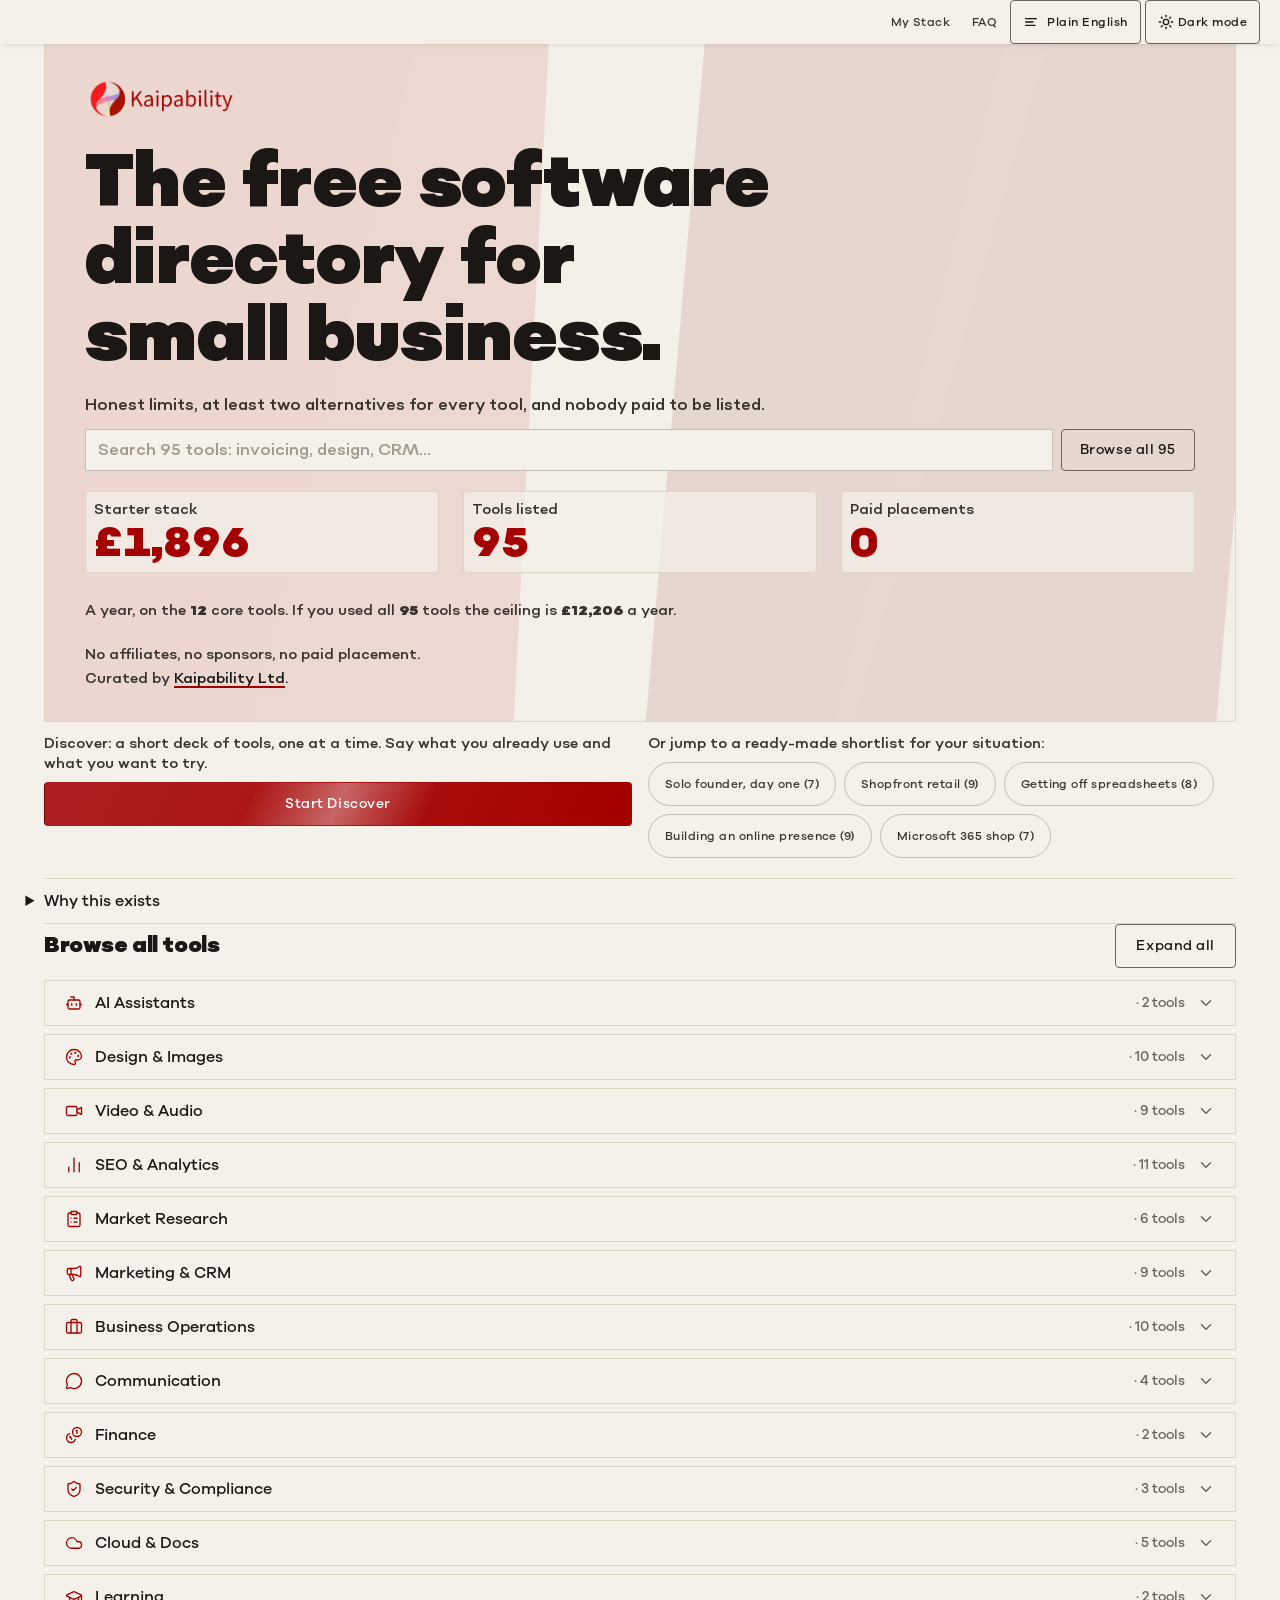
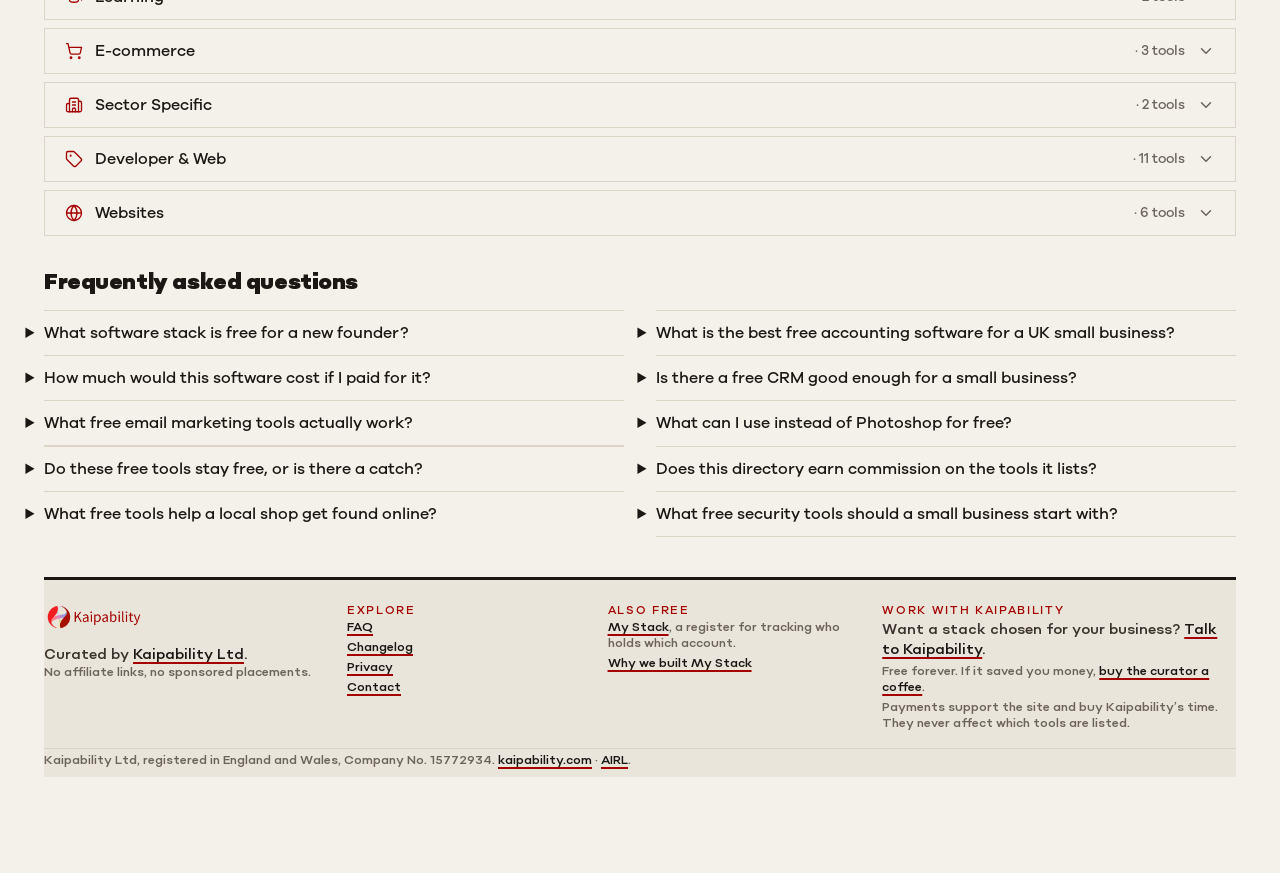
<file: index.html>
<!DOCTYPE html>
<html lang="en">
<head>
  <meta charset="UTF-8">
  <meta name="viewport" content="width=device-width, initial-scale=1.0">
  <title>Free software for UK small businesses: 95 curated tools | Free Stack by Kaipability</title>
  <meta name="description" content="A free, curated directory of 95 genuinely free software tools for UK small businesses: accounting, CRM, design, marketing and security. No affiliate links, no sponsors. Every tool lists its real free-tier limits and alternatives.">

  <!-- Social preview (PRD section 7, item 1 batch A): aimed at the client-mode
       reader, since that is the link that actually gets shared. Placed before
       the stylesheet, Slack only reads the first 32KB of the document. -->
  <meta property="og:title" content="Your Free Software Stack">
  <meta property="og:description" content="Curated free software for small business, prepared by Kaipability. Every tool with alternatives and training resources.">
  <meta property="og:url" content="https://tools.airl.io/">
  <meta property="og:type" content="website">
  <meta property="og:site_name" content="Free Stack by Kaipability">
  <meta property="og:image" content="https://tools.airl.io/assets/og-image.png">
  <meta property="og:image:width" content="1200">
  <meta property="og:image:height" content="630">
  <meta name="twitter:card" content="summary_large_image">
  <link rel="canonical" href="https://tools.airl.io/">

  <link rel="icon" type="image/png" href="design-system/assets/kaipability-mark.png">

  <!-- No-flash-of-wrong-theme: stored choice wins, otherwise OS preference.
       Runs before the stylesheet loads so the first paint is already correct.
       Also stamps js-boot on the root before first paint (Phase 15.4,
       section 18 amended clause): a JS-capable load never paints the
       #static-root crawler block, since the CSS rule keyed on that class
       hides it immediately, no fetch wait. Non-JS readers never get the
       stamp. js/data-loader.js removes it in the fetch failure path so a
       broken app falls back to the readable static content. -->
  <script>
    try {
      var t = localStorage.getItem('freestack:v1:theme');
      if (t !== 'light' && t !== 'dark') t = matchMedia('(prefers-color-scheme: dark)').matches ? 'dark' : 'light';
      document.documentElement.setAttribute('data-theme', t);
      document.documentElement.classList.add('js-boot');
    } catch (e) {}
  </script>
  <link rel="stylesheet" href="css/styles.css">
<!-- seo-jsonld:start -->
<script type="application/ld+json">
{
  "@context": "https://schema.org",
  "@type": "Organization",
  "name": "Kaipability Ltd",
  "url": "https://kaipability.com",
  "logo": "https://tools.airl.io/design-system/assets/kaipability-logo-lockup.png",
  "sameAs": [
    "https://www.kaipability.com",
    "https://www.airl.io"
  ]
}
</script>
<script type="application/ld+json">
{
  "@context": "https://schema.org",
  "@type": "WebSite",
  "name": "Free Stack by Kaipability",
  "alternateName": "Free Stack",
  "url": "https://tools.airl.io/",
  "publisher": {
    "@type": "Organization",
    "name": "Kaipability Ltd",
    "url": "https://kaipability.com"
  }
}
</script>
<script type="application/ld+json">
{
  "@context": "https://schema.org",
  "@type": "ItemList",
  "itemListElement": [
    {
      "@type": "ListItem",
      "position": 1,
      "item": {
        "@type": "SoftwareApplication",
        "name": "Claude Free / ChatGPT Free / Gemini",
        "description": "AI writing, research, content drafting, business planning. Free tiers sufficient for most SME needs. Using more than one gives a second opinion on important drafts.",
        "url": "https://claude.ai"
      }
    },
    {
      "@type": "ListItem",
      "position": 2,
      "item": {
        "@type": "SoftwareApplication",
        "name": "Microsoft Copilot Chat",
        "description": "Free AI chat via Bing/Edge. If M365 subscriber, in-app Copilot keeps data in tenant but is a separate paid add-on (~£15-18/user/month), not counted as free value.",
        "url": "https://copilot.microsoft.com"
      }
    },
    {
      "@type": "ListItem",
      "position": 3,
      "item": {
        "@type": "SoftwareApplication",
        "name": "Canva Free",
        "description": "Professional design for social graphics, presentations, flyers, branded documents. Templates make it accessible. Substantial free capability.",
        "url": "https://canva.com"
      }
    },
    {
      "@type": "ListItem",
      "position": 4,
      "item": {
        "@type": "SoftwareApplication",
        "name": "Adobe Express Free",
        "description": "Comparable to Canva. Slightly more polished output for professional documents. Worth comparing both. Free tier generous.",
        "url": "https://adobe.com"
      }
    },
    {
      "@type": "ListItem",
      "position": 5,
      "item": {
        "@type": "SoftwareApplication",
        "name": "GIMP",
        "description": "Open-source image editor. Professional-grade alternative to Adobe Photoshop. Layers, masks, filters. Steeper learning curve than Canva but unlimited capability.",
        "url": "https://gimp.org"
      }
    },
    {
      "@type": "ListItem",
      "position": 6,
      "item": {
        "@type": "SoftwareApplication",
        "name": "Photopea.com",
        "description": "Free browser-based Photoshop alternative. Opens PSD files, layers, masks. No install needed. Lower learning curve than GIMP if already familiar with Photoshop/Affinity.",
        "url": "https://photopea.com"
      }
    },
    {
      "@type": "ListItem",
      "position": 7,
      "item": {
        "@type": "SoftwareApplication",
        "name": "Unsplash / Pexels / Pixabay",
        "description": "Free stock photography and video. High quality, no attribution required (check individual licences). Essential for website, social media, marketing materials.",
        "url": "https://unsplash.com"
      }
    },
    {
      "@type": "ListItem",
      "position": 8,
      "item": {
        "@type": "SoftwareApplication",
        "name": "Stock Music & Fonts",
        "description": "YouTube Audio Library, Uppbeat (uppbeat.io), Pixabay Music for royalty-free tracks. Google Fonts for web typography. Essential components of professional content at zero cost.",
        "url": "https://fonts.google.com"
      }
    },
    {
      "@type": "ListItem",
      "position": 9,
      "item": {
        "@type": "SoftwareApplication",
        "name": "Remove.bg / Cleanup.Pictures",
        "description": "Instant AI background removal (Remove.bg) and object removal from photos (Cleanup.Pictures). One-click fixes for common image problems. Free tiers limited but functional.",
        "url": "https://remove.bg"
      }
    },
    {
      "@type": "ListItem",
      "position": 10,
      "item": {
        "@type": "SoftwareApplication",
        "name": "TinyPNG / Squoosh",
        "description": "Compress images for website without visible quality loss. Faster site = better Google ranking. Also reduces email attachment sizes. Squoosh is Google's own tool.",
        "url": "https://tinypng.com"
      }
    },
    {
      "@type": "ListItem",
      "position": 11,
      "item": {
        "@type": "SoftwareApplication",
        "name": "Vectorizer.ai / Coolors.co",
        "description": "Vectorizer: convert low-res logos to scalable vectors for printing. Coolors: extract exact hex/RGB from customer logos for brand matching. Niche but solves real problems.",
        "url": "https://vectorizer.ai"
      }
    },
    {
      "@type": "ListItem",
      "position": 12,
      "item": {
        "@type": "SoftwareApplication",
        "name": "Placeit by Envato",
        "description": "Show customers how designs look on actual garments/products before printing. T-shirt mockups, hoodies, caps. Essential for website product images. Some free, premium £7.95/download.",
        "url": "https://placeit.net"
      }
    },
    {
      "@type": "ListItem",
      "position": 13,
      "item": {
        "@type": "SoftwareApplication",
        "name": "YouTube Studio",
        "description": "Free video hosting, distribution, analytics. No hosting cost. SEO benefits from Google ownership. Tutorials, testimonials, product demos, CPD.",
        "url": "https://studio.youtube.com"
      }
    },
    {
      "@type": "ListItem",
      "position": 14,
      "item": {
        "@type": "SoftwareApplication",
        "name": "CapCut",
        "description": "Mobile and desktop video editing with trending templates. Quick Reels, TikToks, social clips. Auto-captions, music, highlights. Low learning curve.",
        "url": "https://capcut.com"
      }
    },
    {
      "@type": "ListItem",
      "position": 15,
      "item": {
        "@type": "SoftwareApplication",
        "name": "DaVinci Resolve",
        "description": "Professional-grade video editing, completely free. Industry-standard colour grading. Rivals Premiere Pro. Steeper learning curve but unlimited capability.",
        "url": "https://blackmagicdesign.com"
      }
    },
    {
      "@type": "ListItem",
      "position": 16,
      "item": {
        "@type": "SoftwareApplication",
        "name": "OBS Studio",
        "description": "Open-source streaming and screen recording. Professional quality. Live streaming to YouTube/Facebook. Screen recording for tutorials and onboarding videos.",
        "url": "https://obsproject.com"
      }
    },
    {
      "@type": "ListItem",
      "position": 17,
      "item": {
        "@type": "SoftwareApplication",
        "name": "Loom Free",
        "description": "Screen recording with face overlay. Record client onboarding, tutorials, walkthroughs. Simpler than OBS. Free tier: 25 videos, 5 min each.",
        "url": "https://loom.com"
      }
    },
    {
      "@type": "ListItem",
      "position": 18,
      "item": {
        "@type": "SoftwareApplication",
        "name": "Opus Clip / Video Repurposing",
        "description": "Turn one long video/podcast into multiple social clips. AI finds highlight moments. Directly serves podcast-to-social workflows.",
        "url": "https://opus.pro"
      }
    },
    {
      "@type": "ListItem",
      "position": 19,
      "item": {
        "@type": "SoftwareApplication",
        "name": "Audacity",
        "description": "Open-source audio editor. Podcast editing, voiceover cleanup, noise removal, audio file conversion. Professional results at zero cost.",
        "url": "https://audacityteam.org"
      }
    },
    {
      "@type": "ListItem",
      "position": 20,
      "item": {
        "@type": "SoftwareApplication",
        "name": "GoPro Quik",
        "description": "Basic GoPro footage organisation and highlight reel generation. Auto-edits for social clips from action footage.",
        "url": "https://gopro.com"
      }
    },
    {
      "@type": "ListItem",
      "position": 21,
      "item": {
        "@type": "SoftwareApplication",
        "name": "Microsoft Clipchamp",
        "description": "Simple video editing included in M365. Social clips, basic cuts, transitions. Already owned if M365 subscriber.",
        "url": "https://clipchamp.com"
      }
    },
    {
      "@type": "ListItem",
      "position": 22,
      "item": {
        "@type": "SoftwareApplication",
        "name": "Google Analytics 4",
        "description": "Website analytics. Visitor behaviour, traffic sources, conversions. Free and should be on every business website. Takes 10 minutes to set up.",
        "url": "https://analytics.google.com"
      }
    },
    {
      "@type": "ListItem",
      "position": 23,
      "item": {
        "@type": "SoftwareApplication",
        "name": "Microsoft Clarity",
        "description": "Free session recordings and heatmaps. See what visitors actually do. Complements GA4. Unlimited traffic, no cap. Equivalent paid: Hotjar ~£32/month.",
        "url": "https://clarity.microsoft.com"
      }
    },
    {
      "@type": "ListItem",
      "position": 24,
      "item": {
        "@type": "SoftwareApplication",
        "name": "Google Search Console",
        "description": "SEO monitoring. Which search queries bring visitors, indexing status, technical issues. Essential for understanding how Google sees the site.",
        "url": "https://search.google.com"
      }
    },
    {
      "@type": "ListItem",
      "position": 25,
      "item": {
        "@type": "SoftwareApplication",
        "name": "Bing Webmaster Tools",
        "description": "Bing/Copilot search visibility. ~15-20% UK search share. Often overlooked. Can import from Search Console. Also feeds Microsoft Copilot answers.",
        "url": "https://bing.com"
      }
    },
    {
      "@type": "ListItem",
      "position": 26,
      "item": {
        "@type": "SoftwareApplication",
        "name": "Google PageSpeed Insights / Lighthouse",
        "description": "Free website speed and performance testing. Core Web Vitals. Lighthouse (built into Chrome DevTools) for deeper audits. SEO ranking factor.",
        "url": "https://pagespeed.web.dev"
      }
    },
    {
      "@type": "ListItem",
      "position": 27,
      "item": {
        "@type": "SoftwareApplication",
        "name": "Google Tag Manager",
        "description": "Streamlines tracking setup. Add GA4, Clarity, Facebook Pixel without touching website code. Reduces developer dependency for marketing tracking.",
        "url": "https://tagmanager.google.com"
      }
    },
    {
      "@type": "ListItem",
      "position": 28,
      "item": {
        "@type": "SoftwareApplication",
        "name": "Google Looker Studio",
        "description": "Free dashboarding. Pull GA4, Search Console, Sheets data into visual reports. Auto-updating. Professional client reporting at no cost.",
        "url": "https://lookerstudio.google.com"
      }
    },
    {
      "@type": "ListItem",
      "position": 29,
      "item": {
        "@type": "SoftwareApplication",
        "name": "Schema.org / Merkle Schema Generator",
        "description": "Structured data markup for rich search results (star ratings, FAQs, events). Free industry standard. Equivalent paid: Schema App ~£100/month.",
        "url": "https://schema.org"
      }
    },
    {
      "@type": "ListItem",
      "position": 30,
      "item": {
        "@type": "SoftwareApplication",
        "name": "Hotjar Free",
        "description": "Heatmaps and basic session recordings. More limited than Clarity (capped sessions) but well-established. Useful if client prefers Hotjar's interface.",
        "url": "https://hotjar.com"
      }
    },
    {
      "@type": "ListItem",
      "position": 31,
      "item": {
        "@type": "SoftwareApplication",
        "name": "Google Trends",
        "description": "Seasonal demand patterns, keyword trends, market intelligence. Free. Content planning, understanding when to push which services.",
        "url": "https://trends.google.com"
      }
    },
    {
      "@type": "ListItem",
      "position": 32,
      "item": {
        "@type": "SoftwareApplication",
        "name": "Google Ads Keyword Planner",
        "description": "Free keyword research even without running ads. Search volume, competition, content ideas. Requires Google Ads account (free to create, no spend needed).",
        "url": "https://ads.google.com"
      }
    },
    {
      "@type": "ListItem",
      "position": 33,
      "item": {
        "@type": "SoftwareApplication",
        "name": "AnswerThePublic",
        "description": "Keyword visualisation. Shows questions people ask about topics. Content ideation. 3 searches/day on free tier. Good for blog/FAQ planning.",
        "url": "https://answerthepublic.com"
      }
    },
    {
      "@type": "ListItem",
      "position": 34,
      "item": {
        "@type": "SoftwareApplication",
        "name": "Ubersuggest",
        "description": "Free SEO tool. Keyword research, competitor analysis. Limited daily queries but useful for initial research before committing to SEMrush/Ahrefs.",
        "url": "https://neilpatel.com"
      }
    },
    {
      "@type": "ListItem",
      "position": 35,
      "item": {
        "@type": "SoftwareApplication",
        "name": "Google Alerts",
        "description": "Free monitoring. Track competitor mentions, industry news, client company updates. Email alerts for any search term. Basic media monitoring at zero cost.",
        "url": "https://google.com"
      }
    },
    {
      "@type": "ListItem",
      "position": 36,
      "item": {
        "@type": "SoftwareApplication",
        "name": "Google Scholar / ResearchGate",
        "description": "Free academic search (Scholar) and networking/publishing (ResearchGate). Essential for academic writing, CPD research, evidence-based practice.",
        "url": "https://scholar.google.com"
      }
    },
    {
      "@type": "ListItem",
      "position": 37,
      "item": {
        "@type": "SoftwareApplication",
        "name": "Google Business Profile",
        "description": "Free listing in Google Search and Maps. Reviews, hours, photos, posts. Highest-impact free tool for any business with a local or physical presence.",
        "url": "https://business.google.com"
      }
    },
    {
      "@type": "ListItem",
      "position": 38,
      "item": {
        "@type": "SoftwareApplication",
        "name": "Bing Places for Business",
        "description": "Free Bing search listing. ~15-20% UK search share. Can import from Google Business Profile. Often overlooked, worth 5 minutes.",
        "url": "https://bingplaces.com"
      }
    },
    {
      "@type": "ListItem",
      "position": 39,
      "item": {
        "@type": "SoftwareApplication",
        "name": "Meta Business Suite",
        "description": "Free management for Facebook and Instagram. Schedule posts, analytics, messages, automated replies, appointment booking integration. Essential for social-active businesses.",
        "url": "https://business.facebook.com"
      }
    },
    {
      "@type": "ListItem",
      "position": 40,
      "item": {
        "@type": "SoftwareApplication",
        "name": "LinkedIn (free profile)",
        "description": "Professional networking, credibility, B2B visibility. Free profile sufficient for most. Regular posting more valuable than Premium for most SMEs.",
        "url": "https://linkedin.com"
      }
    },
    {
      "@type": "ListItem",
      "position": 41,
      "item": {
        "@type": "SoftwareApplication",
        "name": "Buffer Free / Social Scheduler",
        "description": "Schedule posts across 3 channels, 10 posts queued. Free tier below paid Metricool/Hootsuite. Good trial before committing.",
        "url": "https://buffer.com"
      }
    },
    {
      "@type": "ListItem",
      "position": 42,
      "item": {
        "@type": "SoftwareApplication",
        "name": "Reddit (AEO channel)",
        "description": "AI-native discoverability. Genuine, non-marketing contributions answering questions seed AEO pickup by Claude, ChatGPT, Perplexity. Not a broadcast channel; a credibility channel.",
        "url": "https://reddit.com"
      }
    },
    {
      "@type": "ListItem",
      "position": 43,
      "item": {
        "@type": "SoftwareApplication",
        "name": "Link-in-Bio tools",
        "description": "Single link page for Instagram/TikTok bio. Multiple links to website, booking, shop, socials. Free tiers on all major platforms.",
        "url": "https://linktr.ee"
      }
    },
    {
      "@type": "ListItem",
      "position": 44,
      "item": {
        "@type": "SoftwareApplication",
        "name": "MailerLite Free / Mailchimp Free / Brevo Free",
        "description": "Email newsletters and automation. Free tiers: MailerLite (1,000 subscribers), Mailchimp (500 contacts), Brevo (300 emails/day). Landing pages, forms, basic automation.",
        "url": "https://mailerlite.com"
      }
    },
    {
      "@type": "ListItem",
      "position": 45,
      "item": {
        "@type": "SoftwareApplication",
        "name": "HubSpot CRM Free",
        "description": "Free CRM, unlimited contacts. Pipeline, email integration, customer tracking. Generous free tier. Scalable.",
        "url": "https://hubspot.com"
      }
    },
    {
      "@type": "ListItem",
      "position": 46,
      "item": {
        "@type": "SoftwareApplication",
        "name": "Zoho Free Ecosystem",
        "description": "Independent ecosystem: CRM (3 users), Bookings, Mail, Invoice, Writer, Meeting, Forms, all at zero cost. Genuine alternative to Google/Microsoft stacks, not just a CRM.",
        "url": "https://zoho.com"
      }
    },
    {
      "@type": "ListItem",
      "position": 47,
      "item": {
        "@type": "SoftwareApplication",
        "name": "Substack / Medium Free",
        "description": "Free newsletter/article publishing. Build subscriber list, share expertise. Substack: newsletter focus. Medium: existing readership. No cost until monetisation.",
        "url": "https://substack.com"
      }
    },
    {
      "@type": "ListItem",
      "position": 48,
      "item": {
        "@type": "SoftwareApplication",
        "name": "WhatsApp Business",
        "description": "Upgrade from personal WhatsApp. Quick replies for FAQs, product catalogue, away messages, business profile. Customers contact you the same way. Free.",
        "url": "https://business.whatsapp.com"
      }
    },
    {
      "@type": "ListItem",
      "position": 49,
      "item": {
        "@type": "SoftwareApplication",
        "name": "Calendly Free / Scheduling",
        "description": "Online appointment scheduling. One event type on free tier. Eliminates email back-and-forth for booking.",
        "url": "https://calendly.com"
      }
    },
    {
      "@type": "ListItem",
      "position": 50,
      "item": {
        "@type": "SoftwareApplication",
        "name": "Notion Free / Trello Free",
        "description": "Project management and organisation. Notion: notes, wikis, databases. Trello: visual Kanban boards (Quote → Printing → Shipped). Both generous free tiers.",
        "url": "https://notion.so"
      }
    },
    {
      "@type": "ListItem",
      "position": 51,
      "item": {
        "@type": "SoftwareApplication",
        "name": "Zapier Free / Make.com Free / Apple Shortcuts",
        "description": "Automation glue. Connect apps: new form submission → add to spreadsheet → send email. Zapier free: 100 tasks/month. Make free: 1,000 ops/month. Apple Shortcuts for phone workflows.",
        "url": "https://zapier.com"
      }
    },
    {
      "@type": "ListItem",
      "position": 52,
      "item": {
        "@type": "SoftwareApplication",
        "name": "E-Signing Free Tiers",
        "description": "Digital signatures for contracts, engagement letters, consent forms. SignWell, Dokobit, Adobe Fill & Sign. Enough volume for a sole practitioner.",
        "url": "https://signwell.com"
      }
    },
    {
      "@type": "ListItem",
      "position": 53,
      "item": {
        "@type": "SoftwareApplication",
        "name": "QR Code Generation",
        "description": "Unlimited free QR codes. Link to booking pages, menus, feedback forms, product provenance pages. SVG export for print/CNC. Takes 30 seconds.",
        "url": "https://qr-code-generator.com"
      }
    },
    {
      "@type": "ListItem",
      "position": 54,
      "item": {
        "@type": "SoftwareApplication",
        "name": "Hemingway Editor",
        "description": "Free writing clarity tool. Improves readability. Highlights complex sentences, passive voice, adverbs. Simpler alternative to Grammarly. Web-based, no install.",
        "url": "https://hemingwayapp.com"
      }
    },
    {
      "@type": "ListItem",
      "position": 55,
      "item": {
        "@type": "SoftwareApplication",
        "name": "Phone Recording + Transcription",
        "description": "Apple Voice Memos, Google Recorder. Record meetings, site visits, client briefs. On-device transcription on newer phones. Pair with AI for notes/summaries.",
        "url": "https://apple.com"
      }
    },
    {
      "@type": "ListItem",
      "position": 56,
      "item": {
        "@type": "SoftwareApplication",
        "name": "Gmail Business Features",
        "description": "Already available. Templates, scheduling, smart compose, filters, labels. Often underused. Can significantly improve email efficiency without any new tools.",
        "url": "https://gmail.google.com"
      }
    },
    {
      "@type": "ListItem",
      "position": 57,
      "item": {
        "@type": "SoftwareApplication",
        "name": "Zoom Basic / Google Meet",
        "description": "Free video conferencing. Zoom: 40-min group cap, unlimited 1:1. Google Meet: 60-min limit, no account needed for guests. Both screen share and record.",
        "url": "https://zoom.us"
      }
    },
    {
      "@type": "ListItem",
      "position": 58,
      "item": {
        "@type": "SoftwareApplication",
        "name": "Spond",
        "description": "Staff/volunteer coordination and group comms. Popular with sports clubs, community groups, HAF providers. Event management, attendance tracking, subgroups.",
        "url": "https://spond.com"
      }
    },
    {
      "@type": "ListItem",
      "position": 59,
      "item": {
        "@type": "SoftwareApplication",
        "name": "Microsoft Teams",
        "description": "Already available with M365. Meeting transcription, screen sharing, chat, channels. Could replace some WhatsApp usage for structured internal comms.",
        "url": "https://teams.microsoft.com"
      }
    },
    {
      "@type": "ListItem",
      "position": 60,
      "item": {
        "@type": "SoftwareApplication",
        "name": "Wave Accounting",
        "description": "Free invoicing, accounting, receipt scanning. Bank connections, financial reports. Suitable for sole traders and micro-businesses.",
        "url": "https://waveapps.com"
      }
    },
    {
      "@type": "ListItem",
      "position": 61,
      "item": {
        "@type": "SoftwareApplication",
        "name": "FreeAgent Free via Mettle / Tide Free",
        "description": "Bank-linked accounting at no cost. FreeAgent free with Mettle or NatWest business accounts. Tide offers free invoicing and expense management. Replaces manual Excel returns.",
        "url": "https://freeagent.com"
      }
    },
    {
      "@type": "ListItem",
      "position": 62,
      "item": {
        "@type": "SoftwareApplication",
        "name": "Bitwarden Free",
        "description": "Free, open-source password manager. Unlimited passwords, sync across devices. Eliminates weak/reused passwords. Implement immediately.",
        "url": "https://bitwarden.com"
      }
    },
    {
      "@type": "ListItem",
      "position": 63,
      "item": {
        "@type": "SoftwareApplication",
        "name": "Have I Been Pwned",
        "description": "Free data breach monitoring. Check business email addresses against known breaches. Check now, then periodically. Takes 30 seconds.",
        "url": "https://haveibeenpwned.com"
      }
    },
    {
      "@type": "ListItem",
      "position": 64,
      "item": {
        "@type": "SoftwareApplication",
        "name": "Google Password Checkup",
        "description": "Checks saved passwords against known breach databases. Quick 5-minute security audit. Built into Chrome. Complements HIBP.",
        "url": "https://passwords.google.com"
      }
    },
    {
      "@type": "ListItem",
      "position": 65,
      "item": {
        "@type": "SoftwareApplication",
        "name": "Google Drive / Workspace Free",
        "description": "15GB free. Docs, Sheets, Slides, Forms. Shareable, collaborative. Available with any Google account. Includes Google Slides for presentations.",
        "url": "https://drive.google.com"
      }
    },
    {
      "@type": "ListItem",
      "position": 66,
      "item": {
        "@type": "SoftwareApplication",
        "name": "OneDrive / Microsoft 365 Included",
        "description": "1TB cloud storage included with M365. Auto-backup, file sharing, versioning. Already paid for if M365 subscriber. Needs enabling and configuring.",
        "url": "https://onedrive.live.com"
      }
    },
    {
      "@type": "ListItem",
      "position": 67,
      "item": {
        "@type": "SoftwareApplication",
        "name": "Microsoft Lists / Planner",
        "description": "Task management and databases included in M365. Lists replaces spreadsheet-as-database. Planner for Kanban boards. Syncs with Teams.",
        "url": "https://microsoft.com"
      }
    },
    {
      "@type": "ListItem",
      "position": 68,
      "item": {
        "@type": "SoftwareApplication",
        "name": "Microsoft Bookings",
        "description": "Online booking included in M365. Clients self-book. Syncs Outlook. Already paid for if subscriber.",
        "url": "https://book.ms"
      }
    },
    {
      "@type": "ListItem",
      "position": 69,
      "item": {
        "@type": "SoftwareApplication",
        "name": "Microsoft Forms + QR Codes",
        "description": "Surveys, feedback, consent capture. Data in M365 tenant. QR codes for physical-to-digital touchpoints.",
        "url": "https://forms.office.com"
      }
    },
    {
      "@type": "ListItem",
      "position": 70,
      "item": {
        "@type": "SoftwareApplication",
        "name": "Free Training Academies",
        "description": "Structured free upskilling. HubSpot Academy (CRM, marketing), Meta Blueprint (social), Google Skillshop & Digital Garage (analytics, ads, digital), Xero U (accounting), SEMrush Academy (SEO).",
        "url": "https://academy.hubspot.com"
      }
    },
    {
      "@type": "ListItem",
      "position": 71,
      "item": {
        "@type": "SoftwareApplication",
        "name": "Coursera / Khan Academy (audit mode)",
        "description": "Audit versions of professional courses available without certification cost. Khan Academy fully free. Business, economics, marketing, data, coding.",
        "url": "https://coursera.org"
      }
    },
    {
      "@type": "ListItem",
      "position": 72,
      "item": {
        "@type": "SoftwareApplication",
        "name": "Shopify Dawn Theme + Shopify Learn",
        "description": "Free premium theme + comprehensive e-commerce education covering setup, photography, marketing, fulfilment. Dawn is fast, accessible, customisable.",
        "url": "https://shopify.com"
      }
    },
    {
      "@type": "ListItem",
      "position": 73,
      "item": {
        "@type": "SoftwareApplication",
        "name": "Amazon Seller Central",
        "description": "Secondary marketplace for digital guides, branded merch. Higher margins than Printful for some products. No seller account cost until listing.",
        "url": "https://sellercentral.amazon.co.uk"
      }
    },
    {
      "@type": "ListItem",
      "position": 74,
      "item": {
        "@type": "SoftwareApplication",
        "name": "Printful POD Integration",
        "description": "Low-risk print-on-demand merchandise. No inventory. Integrates with Shopify, Etsy, WooCommerce. Test brand appetite before committing to stock.",
        "url": "https://printful.com"
      }
    },
    {
      "@type": "ListItem",
      "position": 75,
      "item": {
        "@type": "SoftwareApplication",
        "name": "Sketchup Free / Go",
        "description": "Entry-level 3D CAD for visualisations. Garden designs, room layouts, construction planning. Free web version, Go for iPad.",
        "url": "https://sketchup.com"
      }
    },
    {
      "@type": "ListItem",
      "position": 76,
      "item": {
        "@type": "SoftwareApplication",
        "name": "PostHog",
        "description": "Product analytics, session replay, feature flags, A/B testing. Open source. Generous free tier. For tech businesses building software products.",
        "url": "https://posthog.com"
      }
    },
    {
      "@type": "ListItem",
      "position": 77,
      "item": {
        "@type": "SoftwareApplication",
        "name": "GitHub Free",
        "description": "Cloud hosting for source code with unlimited public and private repositories, pull requests, issue tracking, and 2,000 minutes a month of GitHub Actions for automated testing and deployment. The default home for a codebase at almost every software business, from a solo developer to a small team.",
        "url": "https://github.com"
      }
    },
    {
      "@type": "ListItem",
      "position": 78,
      "item": {
        "@type": "SoftwareApplication",
        "name": "Vercel Hobby",
        "description": "Free hosting for websites and web apps built with modern frameworks such as Next.js, with automatic deployment straight from a GitHub repository. Vercel's terms restrict the free Hobby tier to personal, non-commercial projects, so a paying client's live site needs the paid Pro plan.",
        "url": "https://vercel.com"
      }
    },
    {
      "@type": "ListItem",
      "position": 79,
      "item": {
        "@type": "SoftwareApplication",
        "name": "Netlify Free",
        "description": "Free hosting and deployment for static sites and web apps, with commercial use explicitly permitted, unlike some rival platforms. Automatic builds from GitHub, serverless functions and a global CDN, all covered by a monthly credit allowance.",
        "url": "https://netlify.com"
      }
    },
    {
      "@type": "ListItem",
      "position": 80,
      "item": {
        "@type": "SoftwareApplication",
        "name": "Cloudflare Free",
        "description": "A free content delivery network, DNS host and basic web application firewall that sits in front of a website to speed it up and absorb attacks. Includes Cloudflare Pages for static site hosting. Used by a large share of the web, from personal blogs to enterprise sites.",
        "url": "https://cloudflare.com"
      }
    },
    {
      "@type": "ListItem",
      "position": 81,
      "item": {
        "@type": "SoftwareApplication",
        "name": "Hugging Face",
        "description": "The largest public library of open-source AI models and datasets, plus free hosting for small AI demos called Spaces. Useful for a business experimenting with AI features before committing to a paid API.",
        "url": "https://huggingface.co"
      }
    },
    {
      "@type": "ListItem",
      "position": 82,
      "item": {
        "@type": "SoftwareApplication",
        "name": "Supabase Free",
        "description": "An open-source backend for apps: a hosted Postgres database, user authentication, file storage and instant APIs generated automatically from the database schema. The open-source alternative to Google Firebase, with no lock-in since the underlying database is standard Postgres.",
        "url": "https://supabase.com"
      }
    },
    {
      "@type": "ListItem",
      "position": 83,
      "item": {
        "@type": "SoftwareApplication",
        "name": "VS Code / VSCodium",
        "description": "The most widely used code editor, free with a huge extension marketplace covering every programming language. VSCodium is the same editor rebuilt from the open-source code without Microsoft's telemetry and branding, for anyone who wants a fully open-source build.",
        "url": "https://code.visualstudio.com"
      }
    },
    {
      "@type": "ListItem",
      "position": 84,
      "item": {
        "@type": "SoftwareApplication",
        "name": "Google Colab Free",
        "description": "Free Jupyter notebooks in the browser with access to a shared GPU, for running Python data science and machine learning code without installing anything locally. Handy for testing an AI or data idea before investing in dedicated infrastructure.",
        "url": "https://colab.research.google.com"
      }
    },
    {
      "@type": "ListItem",
      "position": 85,
      "item": {
        "@type": "SoftwareApplication",
        "name": "Render Free",
        "description": "Free hosting for backend web services, static sites, cron jobs and small databases, deployed straight from a GitHub repository. Free web services sleep after 15 minutes without traffic and take about a minute to wake, so it suits demos and internal tools better than a client-facing production site.",
        "url": "https://render.com"
      }
    },
    {
      "@type": "ListItem",
      "position": 86,
      "item": {
        "@type": "SoftwareApplication",
        "name": "Docker Personal",
        "description": "Packages an application and everything it needs to run into a portable container, so it behaves the same on a developer's laptop, a test server and in production. Docker Desktop Personal is free for individuals and for small businesses with under 250 employees and under $10 million in annual revenue, which covers the overwhelming majority of Free Stack clients.",
        "url": "https://docker.com"
      }
    },
    {
      "@type": "ListItem",
      "position": 87,
      "item": {
        "@type": "SoftwareApplication",
        "name": "Postman Free",
        "description": "A graphical tool for building, testing and documenting API calls, widely used when integrating two systems together. Since March 2026 the free plan has been limited to a single user, so it now suits a solo developer better than a team.",
        "url": "https://postman.com"
      }
    },
    {
      "@type": "ListItem",
      "position": 88,
      "item": {
        "@type": "SoftwareApplication",
        "name": "Slack Free",
        "description": "Team messaging with channels, direct messages and app integrations, replacing scattered email threads for day-to-day internal chat. The free plan keeps the last 90 days of messages and files searchable.",
        "url": "https://slack.com"
      }
    },
    {
      "@type": "ListItem",
      "position": 89,
      "item": {
        "@type": "SoftwareApplication",
        "name": "Airtable Free",
        "description": "A spreadsheet that behaves like a database, with custom views, linked records and simple automations. Good for tracking customers, inventory or projects without building a bespoke system.",
        "url": "https://airtable.com"
      }
    },
    {
      "@type": "ListItem",
      "position": 90,
      "item": {
        "@type": "SoftwareApplication",
        "name": "WordPress.com Free",
        "description": "A free way to build a simple website or blog on a wordpress.com subdomain, using the editor behind a large share of the world's websites. The free plan carries WordPress.com adverts, gives 1GB of storage and does not allow a custom domain or plugin installs, so it suits a hobby project or a placeholder page rather than a business's permanent home online.",
        "url": "https://wordpress.com"
      }
    },
    {
      "@type": "ListItem",
      "position": 91,
      "item": {
        "@type": "SoftwareApplication",
        "name": "Wix Free",
        "description": "A drag-and-drop website builder with a genuinely free tier: a site on a wixsite.com subdomain, Wix branding and a Wix advert anchored to the page. Good for testing layouts and content before paying for a proper domain, but the free tier is not a credible face for a live business.",
        "url": "https://wix.com"
      }
    },
    {
      "@type": "ListItem",
      "position": 92,
      "item": {
        "@type": "SoftwareApplication",
        "name": "Google Sites",
        "description": "A no-frills website builder included free with any Google account, with an editing feel close to Google Docs. No ads and no page limits, but the site lives on a googlesites.com address unless the business already pays for Google Workspace, which is the only route to a custom domain.",
        "url": "https://sites.google.com"
      }
    },
    {
      "@type": "ListItem",
      "position": 93,
      "item": {
        "@type": "SoftwareApplication",
        "name": "Carrd Free",
        "description": "A tool for building a single, fast, responsive one-page site: a landing page, a coming-soon notice, a link-in-bio page or a simple digital business card. The free plan allows up to 3 sites with a small Carrd badge in the footer, no custom domain, no forms and no analytics.",
        "url": "https://carrd.co"
      }
    },
    {
      "@type": "ListItem",
      "position": 94,
      "item": {
        "@type": "SoftwareApplication",
        "name": "Framer Free",
        "description": "A design-led, no-code website builder popular with agencies and design-conscious founders, publishing to a free framer.website address. The free plan includes the visual editor, a content management system and up to 1,000 pages, but a custom domain requires a paid plan.",
        "url": "https://framer.com"
      }
    },
    {
      "@type": "ListItem",
      "position": 95,
      "item": {
        "@type": "SoftwareApplication",
        "name": "Lovable Free",
        "description": "An AI tool that builds a working website or simple web app from a plain-English description, generating real code and hosting it for you. The free plan grants a small daily allowance of build credits, enough to prototype a site or small app, but too limited for ongoing production use.",
        "url": "https://lovable.dev"
      }
    }
  ]
}
</script>
<!-- seo-jsonld:end -->
</head>
<body>
  <noscript>
    <div class="app-message">Free Stack needs JavaScript to render the tool directory. Please enable it and reload.</div>
  </noscript>
  <div id="static-root">
<!-- seo-static:start -->
  <header>
    <p class="eyebrow">Free Stack</p>
    <h1>The free software directory for small business.</h1>
    <p>Honest limits, at least two alternatives for every tool, and nobody paid to be listed.</p>
    <p>A starter stack of 12 tools saves £1,896 a year. If you used all 95 tools the ceiling is £12,206 a year. 95 tools listed, and zero paid placements.</p>
    <p>No affiliates, no sponsors, no paid placement.</p>
    <p>Curated by <a href="https://kaipability.com">Kaipability Ltd</a>.</p>
  </header>
  <section id="seo-why">
    <h2>Why this exists</h2>
    <p>In August 2026 the government announced a crackdown on rip-off pricing and subscription traps: fake discounts banned, cooling-off periods after renewals, subscriptions made easier to cancel. Its own figures put the average person&#39;s subscription spend at about £500 a year, with £1.6bn a year going on subscriptions nobody wants (<a href="https://www.theguardian.com/business/2026/aug/09/burnham-vows-crackdown-on-rip-off-business-practices-to-ease-cost-of-living" target="_blank" rel="noopener noreferrer">reported in the Guardian, 9 August 2026</a>).</p>
    <p>Free Stack was already live before the announcement, built on the same conviction: small businesses and founders are routinely sold software they could have had free. Most &quot;best free tools&quot; lists are affiliate marketing, and the recommendation follows the commission.</p>
    <p>This directory is the correction. Every tool here has a genuinely free tier with its limits stated honestly. Every tool carries at least two alternatives, open source included where it exists, so nobody gets locked in. Every value figure is what a commercial equivalent would really cost, not a number inflated to impress. Nobody paid to be listed, and nobody can.</p>
    <p>If you are starting a business, begin with a starter stack: a working toolkit at zero cost from day one. If you are established, read this page as a subscription audit: set what you pay against what is free here, and keep the difference.</p>
    <p>There is a longer story behind the register side of this site: <a href="/why-register.html">Why we built My Stack</a>.</p>
  </section>
  <section id="seo-cat-ai-assistants">
    <h2>AI Assistants</h2>
    <p>What free AI assistants can a small business use for writing, planning and research?</p>
    <ul>
    <li id="seo-tool-0">
      <h4>Claude Free / ChatGPT Free / Gemini</h4>
      <p>AI writing, research, content drafting, business planning. Free tiers sufficient for most SME needs. Using more than one gives a second opinion on important drafts.</p>
      <p><strong>Free tier:</strong> Each provider gives a daily message allowance on an older or smaller model with no memory of past chats between sessions; the roughly £16/month Pro/Plus tier per provider removes the daily cap and unlocks the top model.</p>
      <h5>Are Claude Free / ChatGPT Free / Gemini free for a small business?</h5>
      <p>Each provider gives a daily message allowance on an older or smaller model with no memory of past chats between sessions; the roughly £16/month Pro/Plus tier per provider removes the daily cap and unlocks the top model. AI writing, research, content drafting, business planning. Free tiers sufficient for most SME needs. Using more than one gives a second opinion on important drafts. Paid plans start from £16 a month. Alternatives include Claude and Perplexity.</p>
      <p>Links: <a href="https://claude.ai">claude.ai</a>, <a href="https://chatgpt.com">chatgpt.com</a>, <a href="https://gemini.google.com">gemini.google.com</a></p>
    </li>
    <li id="seo-tool-1">
      <h4>Microsoft Copilot Chat</h4>
      <p>Free AI chat via Bing/Edge. If M365 subscriber, in-app Copilot keeps data in tenant but is a separate paid add-on (~£15-18/user/month), not counted as free value.</p>
      <p><strong>Free tier:</strong> Unlimited free chat at copilot.microsoft.com and in Bing/Edge, no sign-in required; the in-tenant Microsoft 365 Copilot add-on that keeps prompts inside the business&#39;s own data is a separate paid product, not counted here.</p>
      <h5>Is Microsoft Copilot Chat actually free for a small business?</h5>
      <p>Unlimited free chat at copilot.microsoft.com and in Bing/Edge, no sign-in required; the in-tenant Microsoft 365 Copilot add-on that keeps prompts inside the business&#39;s own data is a separate paid product, not counted here. Free AI chat via Bing/Edge. If M365 subscriber, in-app Copilot keeps data in tenant but is a separate paid add-on (~£15-18/user/month), not counted as free value. Paid plans start from £15 a month. Alternatives include Claude Free and ChatGPT Free.</p>
      <p>Links: <a href="https://copilot.microsoft.com">copilot.microsoft.com</a></p>
    </li>
    </ul>
  </section>
  <section id="seo-cat-design-images">
    <h2>Design &amp; Images</h2>
    <p>What free tools replace paid design and photo-editing software?</p>
    <ul>
    <li id="seo-tool-2">
      <h4>Canva Free</h4>
      <p>Professional design for social graphics, presentations, flyers, branded documents. Templates make it accessible. Substantial free capability.</p>
      <p><strong>Free tier:</strong> 250,000+ templates, 5GB storage and 50 AI credits a month at no cost; Pro adds the brand kit, background remover and hundreds more AI credits for about £12/month.</p>
      <h5>Is Canva Free actually free for a small business?</h5>
      <p>250,000+ templates, 5GB storage and 50 AI credits a month at no cost; Pro adds the brand kit, background remover and hundreds more AI credits for about £12/month. Professional design for social graphics, presentations, flyers, branded documents. Templates make it accessible. Substantial free capability. Paid plans start from £12 a month. Alternatives include Adobe Express Free and Figma Free.</p>
      <p>Links: <a href="https://canva.com">canva.com</a></p>
    </li>
    <li id="seo-tool-3">
      <h4>Adobe Express Free</h4>
      <p>Comparable to Canva. Slightly more polished output for professional documents. Worth comparing both. Free tier generous.</p>
      <p><strong>Free tier:</strong> 100,000 templates, 5GB storage and 25 AI credits a month free; Premium (about £8/month) unlocks the full 200-million-asset stock library, more fonts and video background removal.</p>
      <h5>Is Adobe Express Free actually free for a small business?</h5>
      <p>100,000 templates, 5GB storage and 25 AI credits a month free; Premium (about £8/month) unlocks the full 200-million-asset stock library, more fonts and video background removal. Comparable to Canva. Slightly more polished output for professional documents. Worth comparing both. Free tier generous. Paid plans start from £8 a month. Alternatives include Canva Free and Figma Free.</p>
      <p>Links: <a href="https://adobe.com">adobe.com/express</a></p>
    </li>
    <li id="seo-tool-4">
      <h4>GIMP</h4>
      <p>Open-source image editor. Professional-grade alternative to Adobe Photoshop. Layers, masks, filters. Steeper learning curve than Canva but unlimited capability.</p>
      <p><strong>Free tier:</strong> Free forever, open source, every feature and every release at no cost.</p>
      <h5>Is GIMP actually free for a small business?</h5>
      <p>Free forever, open source, every feature and every release at no cost. Open-source image editor. Professional-grade alternative to Adobe Photoshop. Layers, masks, filters. Steeper learning curve than Canva but unlimited capability. There is no paid tier to outgrow. Alternatives include Photopea and Krita.</p>
      <p>Links: <a href="https://gimp.org">gimp.org</a></p>
    </li>
    <li id="seo-tool-5">
      <h4>Photopea.com</h4>
      <p>Free browser-based Photoshop alternative. Opens PSD files, layers, masks. No install needed. Lower learning curve than GIMP if already familiar with Photoshop/Affinity.</p>
      <p><strong>Free tier:</strong> The full editor is free forever, supported by ads; Premium (about £4/month) removes the ads and adds extra cloud storage.</p>
      <h5>Is Photopea.com actually free for a small business?</h5>
      <p>The full editor is free forever, supported by ads; Premium (about £4/month) removes the ads and adds extra cloud storage. Free browser-based Photoshop alternative. Opens PSD files, layers, masks. No install needed. Lower learning curve than GIMP if already familiar with Photoshop/Affinity. Paid plans start from £4 a month. Alternatives include GIMP and Krita.</p>
      <p>Links: <a href="https://photopea.com">photopea.com</a></p>
    </li>
    <li id="seo-tool-6">
      <h4>Unsplash / Pexels / Pixabay</h4>
      <p>Free stock photography and video. High quality, no attribution required (check individual licences). Essential for website, social media, marketing materials.</p>
      <p><strong>Free tier:</strong> Unlimited free downloads across all three libraries, no paid tier for standard use.</p>
      <h5>Are Unsplash / Pexels / Pixabay free for a small business?</h5>
      <p>Unlimited free downloads across all three libraries, no paid tier for standard use. Free stock photography and video. High quality, no attribution required (check individual licences). Essential for website, social media, marketing materials. There is no paid tier to outgrow. Alternatives include Unsplash and Openverse.</p>
      <p>Links: <a href="https://unsplash.com">unsplash.com</a>, <a href="https://pexels.com">pexels.com</a>, <a href="https://pixabay.com">pixabay.com</a></p>
    </li>
    <li id="seo-tool-7">
      <h4>Stock Music &amp; Fonts</h4>
      <p>YouTube Audio Library, Uppbeat (uppbeat.io), Pixabay Music for royalty-free tracks. Google Fonts for web typography. Essential components of professional content at zero cost.</p>
      <p><strong>Free tier:</strong> Free forever: the YouTube Audio Library and Google Fonts have no paid tier.</p>
      <h5>Is Stock Music &amp; Fonts actually free for a small business?</h5>
      <p>Free forever: the YouTube Audio Library and Google Fonts have no paid tier. YouTube Audio Library, Uppbeat (uppbeat.io), Pixabay Music for royalty-free tracks. Google Fonts for web typography. Essential components of professional content at zero cost. There is no paid tier to outgrow. Alternatives include YouTube Audio Library and Google Fonts.</p>
      <p>Links: <a href="https://fonts.google.com">fonts.google.com</a>, <a href="https://youtube.com">youtube.com/audiolibrary</a></p>
    </li>
    <li id="seo-tool-8">
      <h4>Remove.bg / Cleanup.Pictures</h4>
      <p>Instant AI background removal (Remove.bg) and object removal from photos (Cleanup.Pictures). One-click fixes for common image problems. Free tiers limited but functional.</p>
      <p><strong>Free tier:</strong> Remove.bg: 1 free HD download plus low-res previews a month. Cleanup.Pictures: a limited number of free edits a month. Paid credits for either start at about £7/month.</p>
      <h5>Are Remove.bg / Cleanup.Pictures free for a small business?</h5>
      <p>Remove.bg: 1 free HD download plus low-res previews a month. Cleanup.Pictures: a limited number of free edits a month. Paid credits for either start at about £7/month. Instant AI background removal (Remove.bg) and object removal from photos (Cleanup.Pictures). One-click fixes for common image problems. Free tiers limited but functional. Paid plans start from £7 a month. Alternatives include Remove.bg and Cleanup.Pictures.</p>
      <p>Links: <a href="https://remove.bg">remove.bg</a>, <a href="https://cleanup.pictures">cleanup.pictures</a></p>
    </li>
    <li id="seo-tool-9">
      <h4>TinyPNG / Squoosh</h4>
      <p>Compress images for website without visible quality loss. Faster site = better Google ranking. Also reduces email attachment sizes. Squoosh is Google&#39;s own tool.</p>
      <p><strong>Free tier:</strong> TinyPNG&#39;s web tool is capped at 20 images a month before it asks you to pay; Squoosh (Google&#39;s own tool) runs entirely in the browser and is free forever with no cap.</p>
      <h5>Are TinyPNG / Squoosh free for a small business?</h5>
      <p>TinyPNG&#39;s web tool is capped at 20 images a month before it asks you to pay; Squoosh (Google&#39;s own tool) runs entirely in the browser and is free forever with no cap. Compress images for website without visible quality loss. Faster site = better Google ranking. Also reduces email attachment sizes. Squoosh is Google&#39;s own tool. Paid plans start from £2 a month. Alternatives include TinyPNG and Squoosh.</p>
      <p>Links: <a href="https://tinypng.com">tinypng.com</a>, <a href="https://squoosh.app">squoosh.app</a></p>
    </li>
    <li id="seo-tool-10">
      <h4>Vectorizer.ai / Coolors.co</h4>
      <p>Vectorizer: convert low-res logos to scalable vectors for printing. Coolors: extract exact hex/RGB from customer logos for brand matching. Niche but solves real problems.</p>
      <p><strong>Free tier:</strong> Vectorizer.ai gives a few free low-res preview conversions before requiring paid credits; Coolors&#39; colour palette extraction is free forever.</p>
      <h5>Are Vectorizer.ai / Coolors.co free for a small business?</h5>
      <p>Vectorizer.ai gives a few free low-res preview conversions before requiring paid credits; Coolors&#39; colour palette extraction is free forever. Vectorizer: convert low-res logos to scalable vectors for printing. Coolors: extract exact hex/RGB from customer logos for brand matching. Niche but solves real problems. Paid plans start from £8 a month. Alternatives include Vectorizer.ai and Coolors.</p>
      <p>Links: <a href="https://vectorizer.ai">vectorizer.ai</a>, <a href="https://coolors.co">coolors.co</a></p>
    </li>
    <li id="seo-tool-11">
      <h4>Placeit by Envato</h4>
      <p>Show customers how designs look on actual garments/products before printing. T-shirt mockups, hoodies, caps. Essential for website product images. Some free, premium £7.95/download.</p>
      <p><strong>Free tier:</strong> A small selection of mockups are free to download; unlimited downloads across the full template library need a subscription, cheapest on an annual plan at about £6/month.</p>
      <h5>Is Placeit by Envato actually free for a small business?</h5>
      <p>A small selection of mockups are free to download; unlimited downloads across the full template library need a subscription, cheapest on an annual plan at about £6/month. Show customers how designs look on actual garments/products before printing. T-shirt mockups, hoodies, caps. Essential for website product images. Some free, premium £7.95/download. Paid plans start from £6 a month. Alternatives include Smartmockups and Printful Mockup Generator.</p>
      <p>Links: <a href="https://placeit.net">placeit.net</a></p>
    </li>
    </ul>
  </section>
  <section id="seo-cat-video-audio">
    <h2>Video &amp; Audio</h2>
    <p>What free tools can a small business use to record and edit video or audio?</p>
    <ul>
    <li id="seo-tool-12">
      <h4>YouTube Studio</h4>
      <p>Free video hosting, distribution, analytics. No hosting cost. SEO benefits from Google ownership. Tutorials, testimonials, product demos, CPD.</p>
      <p><strong>Free tier:</strong> Free forever, no paid tier: hosting, distribution and analytics all included.</p>
      <h5>Is YouTube Studio actually free for a small business?</h5>
      <p>Free forever, no paid tier: hosting, distribution and analytics all included. Free video hosting, distribution, analytics. No hosting cost. SEO benefits from Google ownership. Tutorials, testimonials, product demos, CPD. There is no paid tier to outgrow. Alternatives include Vimeo Basic and TikTok.</p>
      <p>Links: <a href="https://studio.youtube.com">studio.youtube.com</a></p>
    </li>
    <li id="seo-tool-13">
      <h4>CapCut</h4>
      <p>Mobile and desktop video editing with trending templates. Quick Reels, TikToks, social clips. Auto-captions, music, highlights. Low learning curve.</p>
      <p><strong>Free tier:</strong> The free tier exports with a watermark; Standard (about £8/month) removes the watermark at 1080p, Pro adds 4K and the full AI toolkit.</p>
      <h5>Is CapCut actually free for a small business?</h5>
      <p>The free tier exports with a watermark; Standard (about £8/month) removes the watermark at 1080p, Pro adds 4K and the full AI toolkit. Mobile and desktop video editing with trending templates. Quick Reels, TikToks, social clips. Auto-captions, music, highlights. Low learning curve. Paid plans start from £8 a month. Alternatives include InShot Free and Shotcut.</p>
      <p>Links: <a href="https://capcut.com">capcut.com</a></p>
    </li>
    <li id="seo-tool-14">
      <h4>DaVinci Resolve</h4>
      <p>Professional-grade video editing, completely free. Industry-standard colour grading. Rivals Premiere Pro. Steeper learning curve but unlimited capability.</p>
      <p><strong>Free tier:</strong> The free version is fully featured (editing, colour grading, Fairlight audio, Fusion VFX) with no watermark or time limit. Studio is a one-off £233 purchase, not a subscription, adding AI tools and advanced formats.</p>
      <h5>Is DaVinci Resolve actually free for a small business?</h5>
      <p>The free version is fully featured (editing, colour grading, Fairlight audio, Fusion VFX) with no watermark or time limit. Studio is a one-off £233 purchase, not a subscription, adding AI tools and advanced formats. Professional-grade video editing, completely free. Industry-standard colour grading. Rivals Premiere Pro. Steeper learning curve but unlimited capability. There is no paid tier to outgrow. Alternatives include Shotcut and Kdenlive.</p>
      <p>Links: <a href="https://blackmagicdesign.com">blackmagicdesign.com/products/davinciresolve</a></p>
    </li>
    <li id="seo-tool-15">
      <h4>OBS Studio</h4>
      <p>Open-source streaming and screen recording. Professional quality. Live streaming to YouTube/Facebook. Screen recording for tutorials and onboarding videos.</p>
      <p><strong>Free tier:</strong> Free forever, open source, no paid tier.</p>
      <h5>Is OBS Studio actually free for a small business?</h5>
      <p>Free forever, open source, no paid tier. Open-source streaming and screen recording. Professional quality. Live streaming to YouTube/Facebook. Screen recording for tutorials and onboarding videos. There is no paid tier to outgrow. Alternatives include Loom Free and ShareX.</p>
      <p>Links: <a href="https://obsproject.com">obsproject.com</a></p>
    </li>
    <li id="seo-tool-16">
      <h4>Loom Free</h4>
      <p>Screen recording with face overlay. Record client onboarding, tutorials, walkthroughs. Simpler than OBS. Free tier: 25 videos, 5 min each.</p>
      <p><strong>Free tier:</strong> 25 videos per member with a 5-minute cap each; Business (about £14/seat/month) removes the video count and time limits and adds 4K export.</p>
      <h5>Is Loom Free actually free for a small business?</h5>
      <p>25 videos per member with a 5-minute cap each; Business (about £14/seat/month) removes the video count and time limits and adds 4K export. Screen recording with face overlay. Record client onboarding, tutorials, walkthroughs. Simpler than OBS. Free tier: 25 videos, 5 min each. Paid plans start from £14 a month. Alternatives include OBS Studio and ShareX.</p>
      <p>Links: <a href="https://loom.com">loom.com</a></p>
    </li>
    <li id="seo-tool-17">
      <h4>Opus Clip / Video Repurposing</h4>
      <p>Turn one long video/podcast into multiple social clips. AI finds highlight moments. Directly serves podcast-to-social workflows.</p>
      <p><strong>Free tier:</strong> Opus Clip: 60 processing minutes a month, watermarked exports that expire after 3 days. Descript: 1 hour of transcription a month, 720p export, watermarked. Opus Clip&#39;s Starter plan (about £12/month) is the cheaper route to watermark-free exports.</p>
      <h5>Are Opus Clip / Video Repurposing free for a small business?</h5>
      <p>Opus Clip: 60 processing minutes a month, watermarked exports that expire after 3 days. Descript: 1 hour of transcription a month, 720p export, watermarked. Opus Clip&#39;s Starter plan (about £12/month) is the cheaper route to watermark-free exports. Turn one long video/podcast into multiple social clips. AI finds highlight moments. Directly serves podcast-to-social workflows. Paid plans start from £12 a month. Alternatives include Opus Clip and Descript.</p>
      <p>Links: <a href="https://opus.pro">opus.pro</a>, <a href="https://descript.com">descript.com</a></p>
    </li>
    <li id="seo-tool-18">
      <h4>Audacity</h4>
      <p>Open-source audio editor. Podcast editing, voiceover cleanup, noise removal, audio file conversion. Professional results at zero cost.</p>
      <p><strong>Free tier:</strong> Free forever, open source, no paid tier.</p>
      <h5>Is Audacity actually free for a small business?</h5>
      <p>Free forever, open source, no paid tier. Open-source audio editor. Podcast editing, voiceover cleanup, noise removal, audio file conversion. Professional results at zero cost. There is no paid tier to outgrow. Alternatives include Ocenaudio and Adobe Audition.</p>
      <p>Links: <a href="https://audacityteam.org">audacityteam.org</a></p>
    </li>
    <li id="seo-tool-19">
      <h4>GoPro Quik</h4>
      <p>Basic GoPro footage organisation and highlight reel generation. Auto-edits for social clips from action footage.</p>
      <p><strong>Free tier:</strong> The free app gives basic auto-edits; the Quik/GoPro subscription (from about £2/month) adds extra filters, music tracks and cloud backup.</p>
      <h5>Is GoPro Quik actually free for a small business?</h5>
      <p>The free app gives basic auto-edits; the Quik/GoPro subscription (from about £2/month) adds extra filters, music tracks and cloud backup. Basic GoPro footage organisation and highlight reel generation. Auto-edits for social clips from action footage. Paid plans start from £2 a month. Alternatives include CapCut and DaVinci Resolve.</p>
      <p>Links: <a href="https://gopro.com">gopro.com/en/gb/app/quik</a></p>
    </li>
    <li id="seo-tool-20">
      <h4>Microsoft Clipchamp</h4>
      <p>Simple video editing included in M365. Social clips, basic cuts, transitions. Already owned if M365 subscriber.</p>
      <p><strong>Free tier:</strong> Free at 1080p with basic cuts and transitions, included with any Microsoft account; standalone Premium (or bundled with Microsoft 365) adds 4K export and the full stock library for about £9/month.</p>
      <h5>Is Microsoft Clipchamp actually free for a small business?</h5>
      <p>Free at 1080p with basic cuts and transitions, included with any Microsoft account; standalone Premium (or bundled with Microsoft 365) adds 4K export and the full stock library for about £9/month. Simple video editing included in M365. Social clips, basic cuts, transitions. Already owned if M365 subscriber. Paid plans start from £9 a month. Alternatives include CapCut and InShot.</p>
      <p>Links: <a href="https://clipchamp.com">clipchamp.com</a></p>
    </li>
    </ul>
  </section>
  <section id="seo-cat-seo-analytics">
    <h2>SEO &amp; Analytics</h2>
    <p>What free tools help a small business understand and improve its website traffic?</p>
    <ul>
    <li id="seo-tool-21">
      <h4>Google Analytics 4</h4>
      <p>Website analytics. Visitor behaviour, traffic sources, conversions. Free and should be on every business website. Takes 10 minutes to set up.</p>
      <p><strong>Free tier:</strong> Free forever for the traffic volumes any small business generates, no paid tier; GA4 360 is priced for organisations far larger than an SME.</p>
      <h5>Is Google Analytics 4 actually free for a small business?</h5>
      <p>Free forever for the traffic volumes any small business generates, no paid tier; GA4 360 is priced for organisations far larger than an SME. Website analytics. Visitor behaviour, traffic sources, conversions. Free and should be on every business website. Takes 10 minutes to set up. There is no paid tier to outgrow. Alternatives include Matomo and Plausible.</p>
      <p>Links: <a href="https://analytics.google.com">analytics.google.com</a></p>
    </li>
    <li id="seo-tool-22">
      <h4>Microsoft Clarity</h4>
      <p>Free session recordings and heatmaps. See what visitors actually do. Complements GA4. Unlimited traffic, no cap. Equivalent paid: Hotjar ~£32/month.</p>
      <p><strong>Free tier:</strong> Free forever, unlimited traffic, no paid tier.</p>
      <h5>Is Microsoft Clarity actually free for a small business?</h5>
      <p>Free forever, unlimited traffic, no paid tier. Free session recordings and heatmaps. See what visitors actually do. Complements GA4. Unlimited traffic, no cap. Equivalent paid: Hotjar ~£32/month. There is no paid tier to outgrow. Alternatives include Hotjar Free and Matomo.</p>
      <p>Links: <a href="https://clarity.microsoft.com">clarity.microsoft.com</a></p>
    </li>
    <li id="seo-tool-23">
      <h4>Google Search Console</h4>
      <p>SEO monitoring. Which search queries bring visitors, indexing status, technical issues. Essential for understanding how Google sees the site.</p>
      <p><strong>Free tier:</strong> Free forever, no paid tier.</p>
      <h5>Is Google Search Console actually free for a small business?</h5>
      <p>Free forever, no paid tier. SEO monitoring. Which search queries bring visitors, indexing status, technical issues. Essential for understanding how Google sees the site. There is no paid tier to outgrow. Alternatives include Bing Webmaster Tools and Ahrefs Webmaster Tools.</p>
      <p>Links: <a href="https://search.google.com">search.google.com/search-console</a></p>
    </li>
    <li id="seo-tool-24">
      <h4>Bing Webmaster Tools</h4>
      <p>Bing/Copilot search visibility. ~15-20% UK search share. Often overlooked. Can import from Search Console. Also feeds Microsoft Copilot answers.</p>
      <p><strong>Free tier:</strong> Free forever, no paid tier.</p>
      <h5>Is Bing Webmaster Tools actually free for a small business?</h5>
      <p>Free forever, no paid tier. Bing/Copilot search visibility. ~15-20% UK search share. Often overlooked. Can import from Search Console. Also feeds Microsoft Copilot answers. There is no paid tier to outgrow. Alternatives include Google Search Console and Ahrefs Webmaster Tools.</p>
      <p>Links: <a href="https://bing.com">bing.com/webmasters</a></p>
    </li>
    <li id="seo-tool-25">
      <h4>Google PageSpeed Insights / Lighthouse</h4>
      <p>Free website speed and performance testing. Core Web Vitals. Lighthouse (built into Chrome DevTools) for deeper audits. SEO ranking factor.</p>
      <p><strong>Free tier:</strong> Free forever, no paid tier.</p>
      <h5>Are Google PageSpeed Insights / Lighthouse free for a small business?</h5>
      <p>Free forever, no paid tier. Free website speed and performance testing. Core Web Vitals. Lighthouse (built into Chrome DevTools) for deeper audits. SEO ranking factor. There is no paid tier to outgrow. Alternatives include GTmetrix and WebPageTest.</p>
      <p>Links: <a href="https://pagespeed.web.dev">pagespeed.web.dev</a></p>
    </li>
    <li id="seo-tool-26">
      <h4>Google Tag Manager</h4>
      <p>Streamlines tracking setup. Add GA4, Clarity, Facebook Pixel without touching website code. Reduces developer dependency for marketing tracking.</p>
      <p><strong>Free tier:</strong> Free forever for standard use, no paid tier for a small business.</p>
      <h5>Is Google Tag Manager actually free for a small business?</h5>
      <p>Free forever for standard use, no paid tier for a small business. Streamlines tracking setup. Add GA4, Clarity, Facebook Pixel without touching website code. Reduces developer dependency for marketing tracking. There is no paid tier to outgrow. Alternatives include Segment Free and Matomo Tag Manager.</p>
      <p>Links: <a href="https://tagmanager.google.com">tagmanager.google.com</a></p>
    </li>
    <li id="seo-tool-27">
      <h4>Google Looker Studio</h4>
      <p>Free dashboarding. Pull GA4, Search Console, Sheets data into visual reports. Auto-updating. Professional client reporting at no cost.</p>
      <p><strong>Free tier:</strong> Unlimited free reports and data sources; Looker Studio Pro (about £7/user/project/month) adds team workspaces, more scheduled deliveries and Gemini AI.</p>
      <h5>Is Google Looker Studio actually free for a small business?</h5>
      <p>Unlimited free reports and data sources; Looker Studio Pro (about £7/user/project/month) adds team workspaces, more scheduled deliveries and Gemini AI. Free dashboarding. Pull GA4, Search Console, Sheets data into visual reports. Auto-updating. Professional client reporting at no cost. Paid plans start from £7 a month. Alternatives include Metabase and Grafana.</p>
      <p>Links: <a href="https://lookerstudio.google.com">lookerstudio.google.com</a></p>
    </li>
    <li id="seo-tool-28">
      <h4>Schema.org / Merkle Schema Generator</h4>
      <p>Structured data markup for rich search results (star ratings, FAQs, events). Free industry standard. Equivalent paid: Schema App ~£100/month.</p>
      <p><strong>Free tier:</strong> Free forever: an open standard plus a free generator tool, no paid tier.</p>
      <h5>Are Schema.org / Merkle Schema Generator free for a small business?</h5>
      <p>Free forever: an open standard plus a free generator tool, no paid tier. Structured data markup for rich search results (star ratings, FAQs, events). Free industry standard. Equivalent paid: Schema App ~£100/month. There is no paid tier to outgrow. Alternatives include Schema.org reference and Rank Math.</p>
      <p>Links: <a href="https://schema.org">schema.org</a>, <a href="https://technicalseo.com">technicalseo.com/tools/schema-markup-generator</a></p>
    </li>
    <li id="seo-tool-29">
      <h4>Hotjar Free</h4>
      <p>Heatmaps and basic session recordings. More limited than Clarity (capped sessions) but well-established. Useful if client prefers Hotjar&#39;s interface.</p>
      <p><strong>Free tier:</strong> 200,000 sessions and 10,000 recordings a month free; paid Observe plans, needed only once daily session caps are exceeded, start at about £31/month.</p>
      <h5>Is Hotjar Free actually free for a small business?</h5>
      <p>200,000 sessions and 10,000 recordings a month free; paid Observe plans, needed only once daily session caps are exceeded, start at about £31/month. Heatmaps and basic session recordings. More limited than Clarity (capped sessions) but well-established. Useful if client prefers Hotjar&#39;s interface. Paid plans start from £31 a month. Alternatives include Microsoft Clarity and Matomo.</p>
      <p>Links: <a href="https://hotjar.com">hotjar.com</a></p>
    </li>
    <li id="seo-tool-36">
      <h4>Google Business Profile</h4>
      <p>Free listing in Google Search and Maps. Reviews, hours, photos, posts. Highest-impact free tool for any business with a local or physical presence.</p>
      <p><strong>Free tier:</strong> Free forever, no paid tier.</p>
      <h5>Is Google Business Profile actually free for a small business?</h5>
      <p>Free forever, no paid tier. Free listing in Google Search and Maps. Reviews, hours, photos, posts. Highest-impact free tool for any business with a local or physical presence. There is no paid tier to outgrow. Alternatives include Bing Places and Apple Business Connect.</p>
      <p>Links: <a href="https://business.google.com">business.google.com</a></p>
    </li>
    <li id="seo-tool-37">
      <h4>Bing Places for Business</h4>
      <p>Free Bing search listing. ~15-20% UK search share. Can import from Google Business Profile. Often overlooked, worth 5 minutes.</p>
      <p><strong>Free tier:</strong> Free forever, no paid tier.</p>
      <h5>Is Bing Places for Business actually free for a small business?</h5>
      <p>Free forever, no paid tier. Free Bing search listing. ~15-20% UK search share. Can import from Google Business Profile. Often overlooked, worth 5 minutes. There is no paid tier to outgrow. Alternatives include Apple Business Connect and Google Business Profile.</p>
      <p>Links: <a href="https://bingplaces.com">bingplaces.com</a></p>
    </li>
    </ul>
  </section>
  <section id="seo-cat-market-research">
    <h2>Market Research</h2>
    <p>What free tools help a small business understand its market and customers?</p>
    <ul>
    <li id="seo-tool-30">
      <h4>Google Trends</h4>
      <p>Seasonal demand patterns, keyword trends, market intelligence. Free. Content planning, understanding when to push which services.</p>
      <p><strong>Free tier:</strong> Free forever, no paid tier.</p>
      <h5>Is Google Trends actually free for a small business?</h5>
      <p>Free forever, no paid tier. Seasonal demand patterns, keyword trends, market intelligence. Free. Content planning, understanding when to push which services. There is no paid tier to outgrow. Alternatives include Ubersuggest and AnswerThePublic.</p>
      <p>Links: <a href="https://trends.google.com">trends.google.com</a></p>
    </li>
    <li id="seo-tool-31">
      <h4>Google Ads Keyword Planner</h4>
      <p>Free keyword research even without running ads. Search volume, competition, content ideas. Requires Google Ads account (free to create, no spend needed).</p>
      <p><strong>Free tier:</strong> Free forever with a free Google Ads account, no ad spend required, no paid tier.</p>
      <h5>Is Google Ads Keyword Planner actually free for a small business?</h5>
      <p>Free forever with a free Google Ads account, no ad spend required, no paid tier. Free keyword research even without running ads. Search volume, competition, content ideas. Requires Google Ads account (free to create, no spend needed). There is no paid tier to outgrow. Alternatives include Ubersuggest and Ahrefs Webmaster Tools.</p>
      <p>Links: <a href="https://ads.google.com">ads.google.com/home/tools/keyword-planner</a></p>
    </li>
    <li id="seo-tool-32">
      <h4>AnswerThePublic</h4>
      <p>Keyword visualisation. Shows questions people ask about topics. Content ideation. 3 searches/day on free tier. Good for blog/FAQ planning.</p>
      <p><strong>Free tier:</strong> 3 searches a day free; the paid Individual plan (about £12/month) removes the daily cap and adds CSV export.</p>
      <h5>Is AnswerThePublic actually free for a small business?</h5>
      <p>3 searches a day free; the paid Individual plan (about £12/month) removes the daily cap and adds CSV export. Keyword visualisation. Shows questions people ask about topics. Content ideation. 3 searches/day on free tier. Good for blog/FAQ planning. Paid plans start from £12 a month. Alternatives include Google Trends and AlsoAsked.</p>
      <p>Links: <a href="https://answerthepublic.com">answerthepublic.com</a></p>
    </li>
    <li id="seo-tool-33">
      <h4>Ubersuggest</h4>
      <p>Free SEO tool. Keyword research, competitor analysis. Limited daily queries but useful for initial research before committing to SEMrush/Ahrefs.</p>
      <p><strong>Free tier:</strong> A handful of free searches a day; the paid Individual plan (about £9/month) removes the daily cap.</p>
      <h5>Is Ubersuggest actually free for a small business?</h5>
      <p>A handful of free searches a day; the paid Individual plan (about £9/month) removes the daily cap. Free SEO tool. Keyword research, competitor analysis. Limited daily queries but useful for initial research before committing to SEMrush/Ahrefs. Paid plans start from £9 a month. Alternatives include Google Keyword Planner and AnswerThePublic.</p>
      <p>Links: <a href="https://neilpatel.com">neilpatel.com/ubersuggest</a></p>
    </li>
    <li id="seo-tool-34">
      <h4>Google Alerts</h4>
      <p>Free monitoring. Track competitor mentions, industry news, client company updates. Email alerts for any search term. Basic media monitoring at zero cost.</p>
      <p><strong>Free tier:</strong> Free forever, no paid tier.</p>
      <h5>Is Google Alerts actually free for a small business?</h5>
      <p>Free forever, no paid tier. Free monitoring. Track competitor mentions, industry news, client company updates. Email alerts for any search term. Basic media monitoring at zero cost. There is no paid tier to outgrow. Alternatives include Talkwalker Alerts and Hootsuite.</p>
      <p>Links: <a href="https://google.com">google.com/alerts</a></p>
    </li>
    <li id="seo-tool-35">
      <h4>Google Scholar / ResearchGate</h4>
      <p>Free academic search (Scholar) and networking/publishing (ResearchGate). Essential for academic writing, CPD research, evidence-based practice.</p>
      <p><strong>Free tier:</strong> Free forever for individual researchers, no paid tier.</p>
      <h5>Are Google Scholar / ResearchGate free for a small business?</h5>
      <p>Free forever for individual researchers, no paid tier. Free academic search (Scholar) and networking/publishing (ResearchGate). Essential for academic writing, CPD research, evidence-based practice. There is no paid tier to outgrow. Alternatives include Google Scholar and CORE.</p>
      <p>Links: <a href="https://scholar.google.com">scholar.google.com</a>, <a href="https://researchgate.net">researchgate.net</a></p>
    </li>
    </ul>
  </section>
  <section id="seo-cat-marketing-crm">
    <h2>Marketing &amp; CRM</h2>
    <p>What free CRM and marketing tools are genuinely usable at zero cost?</p>
    <ul>
    <li id="seo-tool-38">
      <h4>Meta Business Suite</h4>
      <p>Free management for Facebook and Instagram. Schedule posts, analytics, messages, automated replies, appointment booking integration. Essential for social-active businesses.</p>
      <p><strong>Free tier:</strong> Free forever, no paid tier; running paid Meta ads is a separate product and spend, not part of this tool.</p>
      <h5>Is Meta Business Suite actually free for a small business?</h5>
      <p>Free forever, no paid tier; running paid Meta ads is a separate product and spend, not part of this tool. Free management for Facebook and Instagram. Schedule posts, analytics, messages, automated replies, appointment booking integration. Essential for social-active businesses. There is no paid tier to outgrow. Alternatives include Buffer Free and Mixpost.</p>
      <p>Links: <a href="https://business.facebook.com">business.facebook.com</a></p>
    </li>
    <li id="seo-tool-39">
      <h4>LinkedIn (free profile)</h4>
      <p>Professional networking, credibility, B2B visibility. Free profile sufficient for most. Regular posting more valuable than Premium for most SMEs.</p>
      <p><strong>Free tier:</strong> The free profile and posting are enough for most SMEs; Premium Career (about £24/month) adds who&#39;s-viewed-your-profile and LinkedIn Learning, rarely essential for basic visibility.</p>
      <h5>Is LinkedIn (free profile) actually free for a small business?</h5>
      <p>The free profile and posting are enough for most SMEs; Premium Career (about £24/month) adds who&#39;s-viewed-your-profile and LinkedIn Learning, rarely essential for basic visibility. Professional networking, credibility, B2B visibility. Free profile sufficient for most. Regular posting more valuable than Premium for most SMEs. Paid plans start from £24 a month. Alternatives include Bark and Alignable.</p>
      <p>Links: <a href="https://linkedin.com">linkedin.com</a></p>
    </li>
    <li id="seo-tool-40">
      <h4>Buffer Free / Social Scheduler</h4>
      <p>Schedule posts across 3 channels, 10 posts queued. Free tier below paid Metricool/Hootsuite. Good trial before committing.</p>
      <p><strong>Free tier:</strong> 3 channels, 10 scheduled posts queued per channel; paid Essentials removes the queue cap, billed per connected channel from about £5/month.</p>
      <h5>Are Buffer Free / Social Scheduler free for a small business?</h5>
      <p>3 channels, 10 scheduled posts queued per channel; paid Essentials removes the queue cap, billed per connected channel from about £5/month. Schedule posts across 3 channels, 10 posts queued. Free tier below paid Metricool/Hootsuite. Good trial before committing. Paid plans start from £5 a month. Alternatives include Meta Business Suite and Mixpost.</p>
      <p>Links: <a href="https://buffer.com">buffer.com</a></p>
    </li>
    <li id="seo-tool-41">
      <h4>Reddit (AEO channel)</h4>
      <p>AI-native discoverability. Genuine, non-marketing contributions answering questions seed AEO pickup by Claude, ChatGPT, Perplexity. Not a broadcast channel; a credibility channel.</p>
      <p><strong>Free tier:</strong> Free forever, no paid tier for posting and participating.</p>
      <h5>Is Reddit (AEO channel) actually free for a small business?</h5>
      <p>Free forever, no paid tier for posting and participating. AI-native discoverability. Genuine, non-marketing contributions answering questions seed AEO pickup by Claude, ChatGPT, Perplexity. Not a broadcast channel; a credibility channel. There is no paid tier to outgrow. Alternatives include Quora and LinkedIn.</p>
      <p>Links: <a href="https://reddit.com">reddit.com</a></p>
    </li>
    <li id="seo-tool-42">
      <h4>Link-in-Bio tools</h4>
      <p>Single link page for Instagram/TikTok bio. Multiple links to website, booking, shop, socials. Free tiers on all major platforms.</p>
      <p><strong>Free tier:</strong> Unlimited links and basic themes free forever on all three; paid plans (from about £6/month) add custom domains and reduce or remove the platform&#39;s commission on digital product sales.</p>
      <h5>Is Link-in-Bio tools actually free for a small business?</h5>
      <p>Unlimited links and basic themes free forever on all three; paid plans (from about £6/month) add custom domains and reduce or remove the platform&#39;s commission on digital product sales. Single link page for Instagram/TikTok bio. Multiple links to website, booking, shop, socials. Free tiers on all major platforms. Paid plans start from £6 a month. Alternatives include Linktree and Bio Site.</p>
      <p>Links: <a href="https://linktr.ee">linktr.ee</a>, <a href="https://bio.site">bio.site</a>, <a href="https://beacons.ai">beacons.ai</a></p>
    </li>
    <li id="seo-tool-43">
      <h4>MailerLite Free / Mailchimp Free / Brevo Free</h4>
      <p>Email newsletters and automation. Free tiers: MailerLite (1,000 subscribers), Mailchimp (500 contacts), Brevo (300 emails/day). Landing pages, forms, basic automation.</p>
      <p><strong>Free tier:</strong> MailerLite: 250 subscribers, 2,500 emails a month. Mailchimp: 250 contacts, 500 emails a month. Brevo: unlimited contacts, 300 emails a day (about 9,000/month), the most generous of the three. All three free tiers have shrunk noticeably in the last two years.</p>
      <h5>Are MailerLite Free / Mailchimp Free / Brevo Free free for a small business?</h5>
      <p>MailerLite: 250 subscribers, 2,500 emails a month. Mailchimp: 250 contacts, 500 emails a month. Brevo: unlimited contacts, 300 emails a day (about 9,000/month), the most generous of the three. All three free tiers have shrunk noticeably in the last two years. Email newsletters and automation. Free tiers: MailerLite (1,000 subscribers), Mailchimp (500 contacts), Brevo (300 emails/day). Landing pages, forms, basic automation. Paid plans start from £7 a month. Alternatives include MailerLite and Mailchimp.</p>
      <p>Links: <a href="https://mailerlite.com">mailerlite.com</a>, <a href="https://mailchimp.com">mailchimp.com</a>, <a href="https://brevo.com">brevo.com</a></p>
    </li>
    <li id="seo-tool-44">
      <h4>HubSpot CRM Free</h4>
      <p>Free CRM, unlimited contacts. Pipeline, email integration, customer tracking. Generous free tier. Scalable.</p>
      <p><strong>Free tier:</strong> Free forever for up to 2 users and around 1,000 contacts, with &#39;Powered by HubSpot&#39; branding on every email and form; Starter (about £16/month) removes the branding and the seat cap.</p>
      <h5>Is HubSpot CRM Free actually free for a small business?</h5>
      <p>Free forever for up to 2 users and around 1,000 contacts, with &#39;Powered by HubSpot&#39; branding on every email and form; Starter (about £16/month) removes the branding and the seat cap. Free CRM, unlimited contacts. Pipeline, email integration, customer tracking. Generous free tier. Scalable. Paid plans start from £16 a month. Alternatives include Capsule CRM Free and SuiteCRM.</p>
      <p>Links: <a href="https://hubspot.com">hubspot.com/crm</a></p>
    </li>
    <li id="seo-tool-45">
      <h4>Zoho Free Ecosystem</h4>
      <p>Independent ecosystem: CRM (3 users), Bookings, Mail, Invoice, Writer, Meeting, Forms, all at zero cost. Genuine alternative to Google/Microsoft stacks, not just a CRM.</p>
      <p><strong>Free tier:</strong> Free CRM for up to 3 users plus Bookings, Mail, Invoice, Writer, Meeting and Forms, all at no cost; CRM Standard, needed beyond 3 users or for more automation, starts at about £16/user/month.</p>
      <h5>Is Zoho Free Ecosystem actually free for a small business?</h5>
      <p>Free CRM for up to 3 users plus Bookings, Mail, Invoice, Writer, Meeting and Forms, all at no cost; CRM Standard, needed beyond 3 users or for more automation, starts at about £16/user/month. Independent ecosystem: CRM (3 users), Bookings, Mail, Invoice, Writer, Meeting, Forms, all at zero cost. Genuine alternative to Google/Microsoft stacks, not just a CRM. Paid plans start from £16 a month. Alternatives include HubSpot Free and Capsule CRM.</p>
      <p>Links: <a href="https://zoho.com">zoho.com</a></p>
    </li>
    <li id="seo-tool-46">
      <h4>Substack / Medium Free</h4>
      <p>Free newsletter/article publishing. Build subscriber list, share expertise. Substack: newsletter focus. Medium: existing readership. No cost until monetisation.</p>
      <p><strong>Free tier:</strong> Free forever to publish on either platform; Substack takes a 10% cut only once and if you charge for subscriptions, with no monthly fee either way.</p>
      <h5>Are Substack / Medium Free free for a small business?</h5>
      <p>Free forever to publish on either platform; Substack takes a 10% cut only once and if you charge for subscriptions, with no monthly fee either way. Free newsletter/article publishing. Build subscriber list, share expertise. Substack: newsletter focus. Medium: existing readership. No cost until monetisation. There is no paid tier to outgrow. Alternatives include Substack and LinkedIn Articles.</p>
      <p>Links: <a href="https://substack.com">substack.com</a>, <a href="https://medium.com">medium.com</a></p>
    </li>
    </ul>
  </section>
  <section id="seo-cat-business-operations">
    <h2>Business Operations</h2>
    <p>What free tools help run the day to day operations of a small business?</p>
    <ul>
    <li id="seo-tool-47">
      <h4>WhatsApp Business</h4>
      <p>Upgrade from personal WhatsApp. Quick replies for FAQs, product catalogue, away messages, business profile. Customers contact you the same way. Free.</p>
      <p><strong>Free tier:</strong> Free forever for the app itself; the WhatsApp Business Platform (API), needed only once volume requires third-party integration, is billed per conversation instead.</p>
      <h5>Is WhatsApp Business actually free for a small business?</h5>
      <p>Free forever for the app itself; the WhatsApp Business Platform (API), needed only once volume requires third-party integration, is billed per conversation instead. Upgrade from personal WhatsApp. Quick replies for FAQs, product catalogue, away messages, business profile. Customers contact you the same way. Free. There is no paid tier to outgrow. Alternatives include WhatsApp Business and Facebook Messenger.</p>
      <p>Links: <a href="https://business.whatsapp.com">business.whatsapp.com</a></p>
    </li>
    <li id="seo-tool-48">
      <h4>Calendly Free / Scheduling</h4>
      <p>Online appointment scheduling. One event type on free tier. Eliminates email back-and-forth for booking.</p>
      <p><strong>Free tier:</strong> 1 event type and 1 calendar connection free forever; Standard (about £9/month) removes the event-type cap and adds reminders and integrations.</p>
      <h5>Are Calendly Free / Scheduling free for a small business?</h5>
      <p>1 event type and 1 calendar connection free forever; Standard (about £9/month) removes the event-type cap and adds reminders and integrations. Online appointment scheduling. One event type on free tier. Eliminates email back-and-forth for booking. Paid plans start from £9 a month. Alternatives include Calendly and Cal.com.</p>
      <p>Links: <a href="https://calendly.com">calendly.com</a></p>
    </li>
    <li id="seo-tool-49">
      <h4>Notion Free / Trello Free</h4>
      <p>Project management and organisation. Notion: notes, wikis, databases. Trello: visual Kanban boards (Quote → Printing → Shipped). Both generous free tiers.</p>
      <p><strong>Free tier:</strong> Notion: unlimited pages but 7-day version history and a 5MB upload cap. Trello: unlimited cards but capped at 10 boards and 250 automation runs a month. Trello Standard is the cheaper upgrade route at about £5/user/month.</p>
      <h5>Are Notion Free / Trello Free free for a small business?</h5>
      <p>Notion: unlimited pages but 7-day version history and a 5MB upload cap. Trello: unlimited cards but capped at 10 boards and 250 automation runs a month. Trello Standard is the cheaper upgrade route at about £5/user/month. Project management and organisation. Notion: notes, wikis, databases. Trello: visual Kanban boards (Quote → Printing → Shipped). Both generous free tiers. Paid plans start from £5 a month. Alternatives include Notion and Trello.</p>
      <p>Links: <a href="https://notion.so">notion.so</a>, <a href="https://trello.com">trello.com</a></p>
    </li>
    <li id="seo-tool-50">
      <h4>Zapier Free / Make.com Free / Apple Shortcuts</h4>
      <p>Automation glue. Connect apps: new form submission → add to spreadsheet → send email. Zapier free: 100 tasks/month. Make free: 1,000 ops/month. Apple Shortcuts for phone workflows.</p>
      <p><strong>Free tier:</strong> Zapier: 100 tasks a month, two-step Zaps only. Make: 1,000 operations a month, 2 active scenarios. Apple Shortcuts: free forever, no limit. Make&#39;s Core plan is the cheaper upgrade route at about £8/month.</p>
      <h5>Are Zapier Free / Make.com Free / Apple Shortcuts free for a small business?</h5>
      <p>Zapier: 100 tasks a month, two-step Zaps only. Make: 1,000 operations a month, 2 active scenarios. Apple Shortcuts: free forever, no limit. Make&#39;s Core plan is the cheaper upgrade route at about £8/month. Automation glue. Connect apps: new form submission → add to spreadsheet → send email. Zapier free: 100 tasks/month. Make free: 1,000 ops/month. Apple Shortcuts for phone workflows. Paid plans start from £8 a month. Alternatives include Zapier Free and n8n.</p>
      <p>Links: <a href="https://zapier.com">zapier.com</a>, <a href="https://make.com">make.com</a></p>
    </li>
    <li id="seo-tool-51">
      <h4>E-Signing Free Tiers</h4>
      <p>Digital signatures for contracts, engagement letters, consent forms. SignWell, Dokobit, Adobe Fill &amp; Sign. Enough volume for a sole practitioner.</p>
      <p><strong>Free tier:</strong> SignWell: 3 documents a month free. Zoho Sign: 5 envelopes a month free. Paid plans removing the document cap start at about £6/month.</p>
      <h5>Is E-Signing Free Tiers actually free for a small business?</h5>
      <p>SignWell: 3 documents a month free. Zoho Sign: 5 envelopes a month free. Paid plans removing the document cap start at about £6/month. Digital signatures for contracts, engagement letters, consent forms. SignWell, Dokobit, Adobe Fill &amp; Sign. Enough volume for a sole practitioner. Paid plans start from £6 a month. Alternatives include SignWell Free and Zoho Sign.</p>
      <p>Links: <a href="https://signwell.com">signwell.com</a>, <a href="https://dokobit.com">dokobit.com</a></p>
    </li>
    <li id="seo-tool-52">
      <h4>QR Code Generation</h4>
      <p>Unlimited free QR codes. Link to booking pages, menus, feedback forms, product provenance pages. SVG export for print/CNC. Takes 30 seconds.</p>
      <p><strong>Free tier:</strong> Static QR codes are free forever and never expire; paid plans are only needed for dynamic, trackable codes with scan analytics, which most small businesses don&#39;t require.</p>
      <h5>Is QR Code Generation actually free for a small business?</h5>
      <p>Static QR codes are free forever and never expire; paid plans are only needed for dynamic, trackable codes with scan analytics, which most small businesses don&#39;t require. Unlimited free QR codes. Link to booking pages, menus, feedback forms, product provenance pages. SVG export for print/CNC. Takes 30 seconds. There is no paid tier to outgrow. Alternatives include QR Code Generator and QRCode Monkey.</p>
      <p>Links: <a href="https://qr-code-generator.com">qr-code-generator.com</a></p>
    </li>
    <li id="seo-tool-53">
      <h4>Hemingway Editor</h4>
      <p>Free writing clarity tool. Improves readability. Highlights complex sentences, passive voice, adverbs. Simpler alternative to Grammarly. Web-based, no install.</p>
      <p><strong>Free tier:</strong> The web editor is free forever with no limits; the optional desktop app is a one-off £16 purchase, not a subscription.</p>
      <h5>Is Hemingway Editor actually free for a small business?</h5>
      <p>The web editor is free forever with no limits; the optional desktop app is a one-off £16 purchase, not a subscription. Free writing clarity tool. Improves readability. Highlights complex sentences, passive voice, adverbs. Simpler alternative to Grammarly. Web-based, no install. There is no paid tier to outgrow. Alternatives include Hemingway and LanguageTool.</p>
      <p>Links: <a href="https://hemingwayapp.com">hemingwayapp.com</a></p>
    </li>
    <li id="seo-tool-54">
      <h4>Phone Recording + Transcription</h4>
      <p>Apple Voice Memos, Google Recorder. Record meetings, site visits, client briefs. On-device transcription on newer phones. Pair with AI for notes/summaries.</p>
      <p><strong>Free tier:</strong> Apple Voice Memos and Google Recorder are free forever, built into the phone. Otter.ai gives 300 free transcription minutes a month; Otter Pro (about £13/month) raises this to 1,200 minutes.</p>
      <h5>Is Phone Recording + Transcription actually free for a small business?</h5>
      <p>Apple Voice Memos and Google Recorder are free forever, built into the phone. Otter.ai gives 300 free transcription minutes a month; Otter Pro (about £13/month) raises this to 1,200 minutes. Apple Voice Memos, Google Recorder. Record meetings, site visits, client briefs. On-device transcription on newer phones. Pair with AI for notes/summaries. Paid plans start from £13 a month. Alternatives include Google Recorder and Otter.ai Free.</p>
      <p>Links: <a href="https://apple.com">apple.com</a>, <a href="https://recorder.google.com">recorder.google.com</a></p>
    </li>
    <li id="seo-tool-55">
      <h4>Gmail Business Features</h4>
      <p>Already available. Templates, scheduling, smart compose, filters, labels. Often underused. Can significantly improve email efficiency without any new tools.</p>
      <p><strong>Free tier:</strong> Free forever, no paid tier: these are features already included in any Google account.</p>
      <h5>Is Gmail Business Features actually free for a small business?</h5>
      <p>Free forever, no paid tier: these are features already included in any Google account. Already available. Templates, scheduling, smart compose, filters, labels. Often underused. Can significantly improve email efficiency without any new tools. There is no paid tier to outgrow. Alternatives include Outlook and Thunderbird.</p>
      <p>Links: <a href="https://gmail.google.com">gmail.google.com</a></p>
    </li>
    <li id="seo-tool-97">
      <h4>Airtable Free</h4>
      <p>A spreadsheet that behaves like a database, with custom views, linked records and simple automations. Good for tracking customers, inventory or projects without building a bespoke system.</p>
      <p><strong>Free tier:</strong> Unlimited bases with up to 1,000 records each, 1GB of attachments per base, 5 editors per workspace and 100 automation runs a month.</p>
      <h5>Is Airtable Free actually free for a small business?</h5>
      <p>Unlimited bases with up to 1,000 records each, 1GB of attachments per base, 5 editors per workspace and 100 automation runs a month. A spreadsheet that behaves like a database, with custom views, linked records and simple automations. Good for tracking customers, inventory or projects without building a bespoke system. Paid plans start from £16 a month. Alternatives include Google Sheets and Baserow.</p>
      <p>Links: <a href="https://airtable.com">airtable.com</a></p>
    </li>
    </ul>
  </section>
  <section id="seo-cat-communication">
    <h2>Communication</h2>
    <p>What free tools keep a small business talking to customers and colleagues?</p>
    <ul>
    <li id="seo-tool-56">
      <h4>Zoom Basic / Google Meet</h4>
      <p>Free video conferencing. Zoom: 40-min group cap, unlimited 1:1. Google Meet: 60-min limit, no account needed for guests. Both screen share and record.</p>
      <p><strong>Free tier:</strong> Zoom: unlimited one-to-one calls, 40-minute cap on group calls. Google Meet: 60-minute cap on group calls. Zoom Pro (about £13/month) removes the group time cap.</p>
      <h5>Are Zoom Basic / Google Meet free for a small business?</h5>
      <p>Zoom: unlimited one-to-one calls, 40-minute cap on group calls. Google Meet: 60-minute cap on group calls. Zoom Pro (about £13/month) removes the group time cap. Free video conferencing. Zoom: 40-min group cap, unlimited 1:1. Google Meet: 60-min limit, no account needed for guests. Both screen share and record. Paid plans start from £13 a month. Alternatives include Zoom and Google Meet.</p>
      <p>Links: <a href="https://zoom.us">zoom.us</a>, <a href="https://meet.google.com">meet.google.com</a></p>
    </li>
    <li id="seo-tool-57">
      <h4>Spond</h4>
      <p>Staff/volunteer coordination and group comms. Popular with sports clubs, community groups, HAF providers. Event management, attendance tracking, subgroups.</p>
      <p><strong>Free tier:</strong> Free forever for organising, messaging and attendance tracking; only a 2.5% + 20p transaction fee applies when collecting payments through the app.</p>
      <h5>Is Spond actually free for a small business?</h5>
      <p>Free forever for organising, messaging and attendance tracking; only a 2.5% + 20p transaction fee applies when collecting payments through the app. Staff/volunteer coordination and group comms. Popular with sports clubs, community groups, HAF providers. Event management, attendance tracking, subgroups. There is no paid tier to outgrow. Alternatives include Spond and Doodle.</p>
      <p>Links: <a href="https://spond.com">spond.com</a></p>
    </li>
    <li id="seo-tool-58">
      <h4>Microsoft Teams</h4>
      <p>Already available with M365. Meeting transcription, screen sharing, chat, channels. Could replace some WhatsApp usage for structured internal comms.</p>
      <p><strong>Free tier:</strong> Free forever for internal chat and meetings, whether used standalone or included with Microsoft 365.</p>
      <h5>Is Microsoft Teams actually free for a small business?</h5>
      <p>Free forever for internal chat and meetings, whether used standalone or included with Microsoft 365. Already available with M365. Meeting transcription, screen sharing, chat, channels. Could replace some WhatsApp usage for structured internal comms. There is no paid tier to outgrow. Alternatives include Slack Free and Rocket.Chat.</p>
      <p>Links: <a href="https://teams.microsoft.com">teams.microsoft.com</a></p>
    </li>
    <li id="seo-tool-96">
      <h4>Slack Free</h4>
      <p>Team messaging with channels, direct messages and app integrations, replacing scattered email threads for day-to-day internal chat. The free plan keeps the last 90 days of messages and files searchable.</p>
      <p><strong>Free tier:</strong> 90 days of searchable message history, 10 app integrations, and one-to-one voice/video huddles only.</p>
      <h5>Is Slack Free actually free for a small business?</h5>
      <p>90 days of searchable message history, 10 app integrations, and one-to-one voice/video huddles only. Team messaging with channels, direct messages and app integrations, replacing scattered email threads for day-to-day internal chat. The free plan keeps the last 90 days of messages and files searchable. Paid plans start from £6 a month. Alternatives include Microsoft Teams and Mattermost.</p>
      <p>Links: <a href="https://slack.com">slack.com</a></p>
    </li>
    </ul>
  </section>
  <section id="seo-cat-finance">
    <h2>Finance</h2>
    <p>What free accounting and invoicing tools work for a UK small business?</p>
    <ul>
    <li id="seo-tool-59">
      <h4>Wave Accounting</h4>
      <p>Free invoicing, accounting, receipt scanning. Bank connections, financial reports. Suitable for sole traders and micro-businesses.</p>
      <p><strong>Free tier:</strong> Free forever for invoicing and manual bookkeeping; automatic bank transaction imports and collaborator access now require the paid Pro plan, about £13/month.</p>
      <h5>Is Wave Accounting actually free for a small business?</h5>
      <p>Free forever for invoicing and manual bookkeeping; automatic bank transaction imports and collaborator access now require the paid Pro plan, about £13/month. Free invoicing, accounting, receipt scanning. Bank connections, financial reports. Suitable for sole traders and micro-businesses. Paid plans start from £13 a month. Alternatives include Akaunting and FreeAgent.</p>
      <p>Links: <a href="https://waveapps.com">waveapps.com</a></p>
    </li>
    <li id="seo-tool-60">
      <h4>FreeAgent Free via Mettle / Tide Free</h4>
      <p>Bank-linked accounting at no cost. FreeAgent free with Mettle or NatWest business accounts. Tide offers free invoicing and expense management. Replaces manual Excel returns.</p>
      <p><strong>Free tier:</strong> FreeAgent is free indefinitely with an active Mettle or NatWest business account (at least one transaction a month); Tide&#39;s free account has no monthly fee either. Tide&#39;s paid Smart plan, needed for more transfers and features, starts at about £12/month.</p>
      <h5>Are FreeAgent Free via Mettle / Tide Free free for a small business?</h5>
      <p>FreeAgent is free indefinitely with an active Mettle or NatWest business account (at least one transaction a month); Tide&#39;s free account has no monthly fee either. Tide&#39;s paid Smart plan, needed for more transfers and features, starts at about £12/month. Bank-linked accounting at no cost. FreeAgent free with Mettle or NatWest business accounts. Tide offers free invoicing and expense management. Replaces manual Excel returns. Paid plans start from £12 a month. Alternatives include FreeAgent via Mettle and Xero.</p>
      <p>Links: <a href="https://freeagent.com">freeagent.com</a>, <a href="https://mettle.co.uk">mettle.co.uk</a>, <a href="https://tide.co">tide.co</a></p>
    </li>
    </ul>
  </section>
  <section id="seo-cat-security-compliance">
    <h2>Security &amp; Compliance</h2>
    <p>What free security tools should a small business start with?</p>
    <ul>
    <li id="seo-tool-62">
      <h4>Bitwarden Free</h4>
      <p>Free, open-source password manager. Unlimited passwords, sync across devices. Eliminates weak/reused passwords. Implement immediately.</p>
      <p><strong>Free tier:</strong> Unlimited passwords and devices free forever for individuals, including a free 2-person shared organisation; sharing across a team of 3 or more costs about £3/user/month.</p>
      <h5>Is Bitwarden Free actually free for a small business?</h5>
      <p>Unlimited passwords and devices free forever for individuals, including a free 2-person shared organisation; sharing across a team of 3 or more costs about £3/user/month. Free, open-source password manager. Unlimited passwords, sync across devices. Eliminates weak/reused passwords. Implement immediately. Paid plans start from £3 a month. Alternatives include KeePassXC and 1Password.</p>
      <p>Links: <a href="https://bitwarden.com">bitwarden.com</a></p>
    </li>
    <li id="seo-tool-63">
      <h4>Have I Been Pwned</h4>
      <p>Free data breach monitoring. Check business email addresses against known breaches. Check now, then periodically. Takes 30 seconds.</p>
      <p><strong>Free tier:</strong> Free forever for checking individual email addresses; a paid subscription is only needed for automated, domain-wide monitoring.</p>
      <h5>Is Have I Been Pwned actually free for a small business?</h5>
      <p>Free forever for checking individual email addresses; a paid subscription is only needed for automated, domain-wide monitoring. Free data breach monitoring. Check business email addresses against known breaches. Check now, then periodically. Takes 30 seconds. There is no paid tier to outgrow. Alternatives include Mozilla Monitor and Google Password Checkup.</p>
      <p>Links: <a href="https://haveibeenpwned.com">haveibeenpwned.com</a></p>
    </li>
    <li id="seo-tool-64">
      <h4>Google Password Checkup</h4>
      <p>Checks saved passwords against known breach databases. Quick 5-minute security audit. Built into Chrome. Complements HIBP.</p>
      <p><strong>Free tier:</strong> Free forever, built into Chrome and any Google account, no paid tier.</p>
      <h5>Is Google Password Checkup actually free for a small business?</h5>
      <p>Free forever, built into Chrome and any Google account, no paid tier. Checks saved passwords against known breach databases. Quick 5-minute security audit. Built into Chrome. Complements HIBP. There is no paid tier to outgrow. Alternatives include Have I Been Pwned and Bitwarden.</p>
      <p>Links: <a href="https://passwords.google.com">passwords.google.com</a></p>
    </li>
    </ul>
  </section>
  <section id="seo-cat-cloud-docs">
    <h2>Cloud &amp; Docs</h2>
    <p>What free cloud storage and office tools does a small business need?</p>
    <ul>
    <li id="seo-tool-67">
      <h4>Google Drive / Workspace Free</h4>
      <p>15GB free. Docs, Sheets, Slides, Forms. Shareable, collaborative. Available with any Google account. Includes Google Slides for presentations.</p>
      <p><strong>Free tier:</strong> 15GB free storage per Google account; Google One&#39;s cheapest paid tier (100GB, needed once files outgrow the free allowance) is about £2/month.</p>
      <h5>Are Google Drive / Workspace Free free for a small business?</h5>
      <p>15GB free storage per Google account; Google One&#39;s cheapest paid tier (100GB, needed once files outgrow the free allowance) is about £2/month. 15GB free. Docs, Sheets, Slides, Forms. Shareable, collaborative. Available with any Google account. Includes Google Slides for presentations. Paid plans start from £2 a month. Alternatives include OneDrive and Dropbox.</p>
      <p>Links: <a href="https://drive.google.com">drive.google.com</a></p>
    </li>
    <li id="seo-tool-68">
      <h4>OneDrive / Microsoft 365 Included</h4>
      <p>1TB cloud storage included with M365. Auto-backup, file sharing, versioning. Already paid for if M365 subscriber. Needs enabling and configuring.</p>
      <p><strong>Free tier:</strong> 1TB included at no extra cost with any Microsoft 365 subscription, nothing further to pay for storage itself.</p>
      <h5>Are OneDrive / Microsoft 365 Included free for a small business?</h5>
      <p>1TB included at no extra cost with any Microsoft 365 subscription, nothing further to pay for storage itself. 1TB cloud storage included with M365. Auto-backup, file sharing, versioning. Already paid for if M365 subscriber. Needs enabling and configuring. There is no paid tier to outgrow. Alternatives include Google Drive and Dropbox.</p>
      <p>Links: <a href="https://onedrive.live.com">onedrive.live.com</a></p>
    </li>
    <li id="seo-tool-69">
      <h4>Microsoft Lists / Planner</h4>
      <p>Task management and databases included in M365. Lists replaces spreadsheet-as-database. Planner for Kanban boards. Syncs with Teams.</p>
      <p><strong>Free tier:</strong> Included at no extra cost with any Microsoft 365 subscription.</p>
      <h5>Are Microsoft Lists / Planner free for a small business?</h5>
      <p>Included at no extra cost with any Microsoft 365 subscription. Task management and databases included in M365. Lists replaces spreadsheet-as-database. Planner for Kanban boards. Syncs with Teams. There is no paid tier to outgrow. Alternatives include Trello and Notion.</p>
      <p>Links: <a href="https://microsoft.com">microsoft.com/microsoft-365</a></p>
    </li>
    <li id="seo-tool-70">
      <h4>Microsoft Bookings</h4>
      <p>Online booking included in M365. Clients self-book. Syncs Outlook. Already paid for if subscriber.</p>
      <p><strong>Free tier:</strong> Included at no extra cost with any Microsoft 365 subscription.</p>
      <h5>Is Microsoft Bookings actually free for a small business?</h5>
      <p>Included at no extra cost with any Microsoft 365 subscription. Online booking included in M365. Clients self-book. Syncs Outlook. Already paid for if subscriber. There is no paid tier to outgrow. Alternatives include Calendly and Cal.com.</p>
      <p>Links: <a href="https://book.ms">book.ms</a></p>
    </li>
    <li id="seo-tool-71">
      <h4>Microsoft Forms + QR Codes</h4>
      <p>Surveys, feedback, consent capture. Data in M365 tenant. QR codes for physical-to-digital touchpoints.</p>
      <p><strong>Free tier:</strong> Included at no extra cost with any Microsoft 365 subscription.</p>
      <h5>Is Microsoft Forms + QR Codes actually free for a small business?</h5>
      <p>Included at no extra cost with any Microsoft 365 subscription. Surveys, feedback, consent capture. Data in M365 tenant. QR codes for physical-to-digital touchpoints. There is no paid tier to outgrow. Alternatives include Google Forms and Tally.</p>
      <p>Links: <a href="https://forms.office.com">forms.office.com</a></p>
    </li>
    </ul>
  </section>
  <section id="seo-cat-learning">
    <h2>Learning</h2>
    <p>Where can a small business owner learn new skills for free?</p>
    <ul>
    <li id="seo-tool-74">
      <h4>Free Training Academies</h4>
      <p>Structured free upskilling. HubSpot Academy (CRM, marketing), Meta Blueprint (social), Google Skillshop &amp; Digital Garage (analytics, ads, digital), Xero U (accounting), SEMrush Academy (SEO).</p>
      <p><strong>Free tier:</strong> Free forever: every academy listed (HubSpot Academy, Meta Blueprint, Google Skillshop, Digital Garage, Xero U, SEMrush Academy) is self-serve at no cost, regardless of whether the underlying product is paid.</p>
      <h5>Is Free Training Academies actually free for a small business?</h5>
      <p>Free forever: every academy listed (HubSpot Academy, Meta Blueprint, Google Skillshop, Digital Garage, Xero U, SEMrush Academy) is self-serve at no cost, regardless of whether the underlying product is paid. Structured free upskilling. HubSpot Academy (CRM, marketing), Meta Blueprint (social), Google Skillshop &amp; Digital Garage (analytics, ads, digital), Xero U (accounting), SEMrush Academy (SEO). There is no paid tier to outgrow. Alternatives include HubSpot Academy and Meta Blueprint.</p>
      <p>Links: <a href="https://academy.hubspot.com">academy.hubspot.com</a>, <a href="https://skillshop.exceedlms.com">skillshop.exceedlms.com</a></p>
    </li>
    <li id="seo-tool-75">
      <h4>Coursera / Khan Academy (audit mode)</h4>
      <p>Audit versions of professional courses available without certification cost. Khan Academy fully free. Business, economics, marketing, data, coding.</p>
      <p><strong>Free tier:</strong> Khan Academy is free forever. Coursera&#39;s audit mode gives free access to course content with no certificate; Coursera Plus, needed only for a certificate, is a separate paid subscription from about £47/month.</p>
      <h5>Are Coursera / Khan Academy (audit mode) free for a small business?</h5>
      <p>Khan Academy is free forever. Coursera&#39;s audit mode gives free access to course content with no certificate; Coursera Plus, needed only for a certificate, is a separate paid subscription from about £47/month. Audit versions of professional courses available without certification cost. Khan Academy fully free. Business, economics, marketing, data, coding. Paid plans start from £47 a month. Alternatives include Coursera and edX.</p>
      <p>Links: <a href="https://coursera.org">coursera.org</a>, <a href="https://khanacademy.org">khanacademy.org</a></p>
    </li>
    </ul>
  </section>
  <section id="seo-cat-e-commerce">
    <h2>E-commerce</h2>
    <p>What free tools help a small business sell online?</p>
    <ul>
    <li id="seo-tool-79">
      <h4>Shopify Dawn Theme + Shopify Learn</h4>
      <p>Free premium theme + comprehensive e-commerce education covering setup, photography, marketing, fulfilment. Dawn is fast, accessible, customisable.</p>
      <p><strong>Free tier:</strong> The Dawn theme and Shopify Learn courses are free, but Shopify itself has no free storefront tier: the cheapest plan able to run a full Dawn-themed store is Basic, about £31/month.</p>
      <h5>Is Shopify Dawn Theme + Shopify Learn actually free for a small business?</h5>
      <p>The Dawn theme and Shopify Learn courses are free, but Shopify itself has no free storefront tier: the cheapest plan able to run a full Dawn-themed store is Basic, about £31/month. Free premium theme + comprehensive e-commerce education covering setup, photography, marketing, fulfilment. Dawn is fast, accessible, customisable. Paid plans start from £31 a month. Alternatives include WooCommerce and Ecwid.</p>
      <p>Links: <a href="https://shopify.com">shopify.com</a>, <a href="https://shopify.com">shopify.com/learn</a></p>
    </li>
    <li id="seo-tool-80">
      <h4>Amazon Seller Central</h4>
      <p>Secondary marketplace for digital guides, branded merch. Higher margins than Printful for some products. No seller account cost until listing.</p>
      <p><strong>Free tier:</strong> Individual plan: no monthly fee, 99p per item sold, suits under about 40 sales a month. Professional plan, better value above that volume, is about £32/month flat.</p>
      <h5>Is Amazon Seller Central actually free for a small business?</h5>
      <p>Individual plan: no monthly fee, 99p per item sold, suits under about 40 sales a month. Professional plan, better value above that volume, is about £32/month flat. Secondary marketplace for digital guides, branded merch. Higher margins than Printful for some products. No seller account cost until listing. Paid plans start from £32 a month. Alternatives include Etsy and eBay.</p>
      <p>Links: <a href="https://sellercentral.amazon.co.uk">sellercentral.amazon.co.uk</a></p>
    </li>
    <li id="seo-tool-81">
      <h4>Printful POD Integration</h4>
      <p>Low-risk print-on-demand merchandise. No inventory. Integrates with Shopify, Etsy, WooCommerce. Test brand appetite before committing to stock.</p>
      <p><strong>Free tier:</strong> Free forever with no monthly fee, paying only for products as customers order them; the optional Growth plan (about £20/month) adds product and shipping discounts once volume justifies it.</p>
      <h5>Is Printful POD Integration actually free for a small business?</h5>
      <p>Free forever with no monthly fee, paying only for products as customers order them; the optional Growth plan (about £20/month) adds product and shipping discounts once volume justifies it. Low-risk print-on-demand merchandise. No inventory. Integrates with Shopify, Etsy, WooCommerce. Test brand appetite before committing to stock. Paid plans start from £20 a month. Alternatives include Printify and Gelato.</p>
      <p>Links: <a href="https://printful.com">printful.com</a></p>
    </li>
    </ul>
  </section>
  <section id="seo-cat-sector-specific">
    <h2>Sector Specific</h2>
    <p>What free tools exist for specific industries and trades?</p>
    <ul>
    <li id="seo-tool-82">
      <h4>Sketchup Free / Go</h4>
      <p>Entry-level 3D CAD for visualisations. Garden designs, room layouts, construction planning. Free web version, Go for iPad.</p>
      <p><strong>Free tier:</strong> The free web version is licensed for personal, non-commercial use only, so a paying client&#39;s project isn&#39;t covered by it; SketchUp Go, needed for any commercial work, is about £16/month.</p>
      <h5>Are Sketchup Free / Go free for a small business?</h5>
      <p>The free web version is licensed for personal, non-commercial use only, so a paying client&#39;s project isn&#39;t covered by it; SketchUp Go, needed for any commercial work, is about £16/month. Entry-level 3D CAD for visualisations. Garden designs, room layouts, construction planning. Free web version, Go for iPad. Paid plans start from £16 a month. Alternatives include Tinkercad and Blender.</p>
      <p>Links: <a href="https://sketchup.com">sketchup.com</a></p>
    </li>
    <li id="seo-tool-84">
      <h4>PostHog</h4>
      <p>Product analytics, session replay, feature flags, A/B testing. Open source. Generous free tier. For tech businesses building software products.</p>
      <p><strong>Free tier:</strong> 1 million analytics events, 5,000 session recordings and 1 million feature-flag requests a month free, resetting monthly; beyond that it&#39;s metered per event, typically a few pounds a month for a small site, rather than a fixed subscription tier.</p>
      <h5>Is PostHog actually free for a small business?</h5>
      <p>1 million analytics events, 5,000 session recordings and 1 million feature-flag requests a month free, resetting monthly; beyond that it&#39;s metered per event, typically a few pounds a month for a small site, rather than a fixed subscription tier. Product analytics, session replay, feature flags, A/B testing. Open source. Generous free tier. For tech businesses building software products. Paid plans start from £5 a month. Alternatives include Mixpanel and Matomo.</p>
      <p>Links: <a href="https://posthog.com">posthog.com</a></p>
    </li>
    </ul>
  </section>
  <section id="seo-cat-developer-web">
    <h2>Developer &amp; Web</h2>
    <p>What free developer and hosting tools can a small business build on?</p>
    <ul>
    <li id="seo-tool-85">
      <h4>GitHub Free</h4>
      <p>Cloud hosting for source code with unlimited public and private repositories, pull requests, issue tracking, and 2,000 minutes a month of GitHub Actions for automated testing and deployment. The default home for a codebase at almost every software business, from a solo developer to a small team.</p>
      <p><strong>Free tier:</strong> Unlimited public and private repositories, 2,000 GitHub Actions minutes a month on private repos (unlimited on public repos), 500MB of package storage.</p>
      <h5>Is GitHub Free actually free for a small business?</h5>
      <p>Unlimited public and private repositories, 2,000 GitHub Actions minutes a month on private repos (unlimited on public repos), 500MB of package storage. Cloud hosting for source code with unlimited public and private repositories, pull requests, issue tracking, and 2,000 minutes a month of GitHub Actions for automated testing and deployment. The default home for a codebase at almost every software business, from a solo developer to a small team. Paid plans start from £3 a month. Alternatives include GitLab and Gitea.</p>
      <p>Links: <a href="https://github.com">github.com</a></p>
    </li>
    <li id="seo-tool-86">
      <h4>Vercel Hobby</h4>
      <p>Free hosting for websites and web apps built with modern frameworks such as Next.js, with automatic deployment straight from a GitHub repository. Vercel&#39;s terms restrict the free Hobby tier to personal, non-commercial projects, so a paying client&#39;s live site needs the paid Pro plan.</p>
      <p><strong>Free tier:</strong> 100GB bandwidth, 1 million function invocations and 100 build minutes a month, for non-commercial projects only.</p>
      <h5>Is Vercel Hobby actually free for a small business?</h5>
      <p>100GB bandwidth, 1 million function invocations and 100 build minutes a month, for non-commercial projects only. Free hosting for websites and web apps built with modern frameworks such as Next.js, with automatic deployment straight from a GitHub repository. Vercel&#39;s terms restrict the free Hobby tier to personal, non-commercial projects, so a paying client&#39;s live site needs the paid Pro plan. Paid plans start from £16 a month. Alternatives include Netlify and Cloudflare Pages.</p>
      <p>Links: <a href="https://vercel.com">vercel.com</a></p>
    </li>
    <li id="seo-tool-87">
      <h4>Netlify Free</h4>
      <p>Free hosting and deployment for static sites and web apps, with commercial use explicitly permitted, unlike some rival platforms. Automatic builds from GitHub, serverless functions and a global CDN, all covered by a monthly credit allowance.</p>
      <p><strong>Free tier:</strong> 300 credits a month covering deploys, bandwidth, compute and requests. Commercial projects are allowed.</p>
      <h5>Is Netlify Free actually free for a small business?</h5>
      <p>300 credits a month covering deploys, bandwidth, compute and requests. Commercial projects are allowed. Free hosting and deployment for static sites and web apps, with commercial use explicitly permitted, unlike some rival platforms. Automatic builds from GitHub, serverless functions and a global CDN, all covered by a monthly credit allowance. Paid plans start from £16 a month. Alternatives include Vercel and Cloudflare Pages.</p>
      <p>Links: <a href="https://netlify.com">netlify.com</a></p>
    </li>
    <li id="seo-tool-88">
      <h4>Cloudflare Free</h4>
      <p>A free content delivery network, DNS host and basic web application firewall that sits in front of a website to speed it up and absorb attacks. Includes Cloudflare Pages for static site hosting. Used by a large share of the web, from personal blogs to enterprise sites.</p>
      <p><strong>Free tier:</strong> Unlimited bandwidth and DDoS mitigation, up to 1,000 DNS records, 5 page rules and 500 Cloudflare Pages builds a month.</p>
      <h5>Is Cloudflare Free actually free for a small business?</h5>
      <p>Unlimited bandwidth and DDoS mitigation, up to 1,000 DNS records, 5 page rules and 500 Cloudflare Pages builds a month. A free content delivery network, DNS host and basic web application firewall that sits in front of a website to speed it up and absorb attacks. Includes Cloudflare Pages for static site hosting. Used by a large share of the web, from personal blogs to enterprise sites. Paid plans start from £16 a month. Alternatives include Fastly and AWS CloudFront.</p>
      <p>Links: <a href="https://cloudflare.com">cloudflare.com</a></p>
    </li>
    <li id="seo-tool-89">
      <h4>Hugging Face</h4>
      <p>The largest public library of open-source AI models and datasets, plus free hosting for small AI demos called Spaces. Useful for a business experimenting with AI features before committing to a paid API.</p>
      <p><strong>Free tier:</strong> Free access to over 2 million models and 500,000 datasets, 100GB of private storage, and community GPU access for Spaces demos.</p>
      <h5>Is Hugging Face actually free for a small business?</h5>
      <p>Free access to over 2 million models and 500,000 datasets, 100GB of private storage, and community GPU access for Spaces demos. The largest public library of open-source AI models and datasets, plus free hosting for small AI demos called Spaces. Useful for a business experimenting with AI features before committing to a paid API. Paid plans start from £7 a month. Alternatives include Ollama and Kaggle Models.</p>
      <p>Links: <a href="https://huggingface.co">huggingface.co</a></p>
    </li>
    <li id="seo-tool-90">
      <h4>Supabase Free</h4>
      <p>An open-source backend for apps: a hosted Postgres database, user authentication, file storage and instant APIs generated automatically from the database schema. The open-source alternative to Google Firebase, with no lock-in since the underlying database is standard Postgres.</p>
      <p><strong>Free tier:</strong> 500MB database, 1GB file storage, 50,000 monthly active users and unlimited API requests, across up to 2 active projects. Free projects pause after a week of inactivity.</p>
      <h5>Is Supabase Free actually free for a small business?</h5>
      <p>500MB database, 1GB file storage, 50,000 monthly active users and unlimited API requests, across up to 2 active projects. Free projects pause after a week of inactivity. An open-source backend for apps: a hosted Postgres database, user authentication, file storage and instant APIs generated automatically from the database schema. The open-source alternative to Google Firebase, with no lock-in since the underlying database is standard Postgres. Paid plans start from £20 a month. Alternatives include Firebase and PocketBase.</p>
      <p>Links: <a href="https://supabase.com">supabase.com</a></p>
    </li>
    <li id="seo-tool-91">
      <h4>VS Code / VSCodium</h4>
      <p>The most widely used code editor, free with a huge extension marketplace covering every programming language. VSCodium is the same editor rebuilt from the open-source code without Microsoft&#39;s telemetry and branding, for anyone who wants a fully open-source build.</p>
      <p><strong>Free tier:</strong> Free forever, no paid tier. All features and the extension marketplace are included at no cost (VSCodium uses the open Open VSX registry instead of Microsoft&#39;s marketplace).</p>
      <h5>Are VS Code / VSCodium free for a small business?</h5>
      <p>Free forever, no paid tier. All features and the extension marketplace are included at no cost (VSCodium uses the open Open VSX registry instead of Microsoft&#39;s marketplace). The most widely used code editor, free with a huge extension marketplace covering every programming language. VSCodium is the same editor rebuilt from the open-source code without Microsoft&#39;s telemetry and branding, for anyone who wants a fully open-source build. There is no paid tier to outgrow. Alternatives include JetBrains IDEs and Neovim.</p>
      <p>Links: <a href="https://code.visualstudio.com">code.visualstudio.com</a>, <a href="https://vscodium.com">vscodium.com</a></p>
    </li>
    <li id="seo-tool-92">
      <h4>Google Colab Free</h4>
      <p>Free Jupyter notebooks in the browser with access to a shared GPU, for running Python data science and machine learning code without installing anything locally. Handy for testing an AI or data idea before investing in dedicated infrastructure.</p>
      <p><strong>Free tier:</strong> Free GPU/TPU access with session limits (around 12 hours) on a rotating pool of hardware shared with other free users, so availability varies.</p>
      <h5>Is Google Colab Free actually free for a small business?</h5>
      <p>Free GPU/TPU access with session limits (around 12 hours) on a rotating pool of hardware shared with other free users, so availability varies. Free Jupyter notebooks in the browser with access to a shared GPU, for running Python data science and machine learning code without installing anything locally. Handy for testing an AI or data idea before investing in dedicated infrastructure. Paid plans start from £9 a month. Alternatives include Kaggle Notebooks and JupyterLab.</p>
      <p>Links: <a href="https://colab.research.google.com">colab.research.google.com</a></p>
    </li>
    <li id="seo-tool-93">
      <h4>Render Free</h4>
      <p>Free hosting for backend web services, static sites, cron jobs and small databases, deployed straight from a GitHub repository. Free web services sleep after 15 minutes without traffic and take about a minute to wake, so it suits demos and internal tools better than a client-facing production site.</p>
      <p><strong>Free tier:</strong> 750 instance hours a month per workspace on free web services, which spin down after 15 minutes of inactivity.</p>
      <h5>Is Render Free actually free for a small business?</h5>
      <p>750 instance hours a month per workspace on free web services, which spin down after 15 minutes of inactivity. Free hosting for backend web services, static sites, cron jobs and small databases, deployed straight from a GitHub repository. Free web services sleep after 15 minutes without traffic and take about a minute to wake, so it suits demos and internal tools better than a client-facing production site. Paid plans start from £6 a month. Alternatives include Fly.io and Coolify.</p>
      <p>Links: <a href="https://render.com">render.com</a></p>
    </li>
    <li id="seo-tool-94">
      <h4>Docker Personal</h4>
      <p>Packages an application and everything it needs to run into a portable container, so it behaves the same on a developer&#39;s laptop, a test server and in production. Docker Desktop Personal is free for individuals and for small businesses with under 250 employees and under $10 million in annual revenue, which covers the overwhelming majority of Free Stack clients.</p>
      <p><strong>Free tier:</strong> Free for individuals, students, and businesses under 250 employees and under $10 million annual revenue. 1 private repository and 40 authenticated pulls an hour on Docker Hub.</p>
      <h5>Is Docker Personal actually free for a small business?</h5>
      <p>Free for individuals, students, and businesses under 250 employees and under $10 million annual revenue. 1 private repository and 40 authenticated pulls an hour on Docker Hub. Packages an application and everything it needs to run into a portable container, so it behaves the same on a developer&#39;s laptop, a test server and in production. Docker Desktop Personal is free for individuals and for small businesses with under 250 employees and under $10 million in annual revenue, which covers the overwhelming majority of Free Stack clients. Paid plans start from £7 a month. Alternatives include Podman and Rancher Desktop.</p>
      <p>Links: <a href="https://docker.com">docker.com</a></p>
    </li>
    <li id="seo-tool-95">
      <h4>Postman Free</h4>
      <p>A graphical tool for building, testing and documenting API calls, widely used when integrating two systems together. Since March 2026 the free plan has been limited to a single user, so it now suits a solo developer better than a team.</p>
      <p><strong>Free tier:</strong> One user only, 25 collection runs a month and 1,000 mock server requests a month.</p>
      <h5>Is Postman Free actually free for a small business?</h5>
      <p>One user only, 25 collection runs a month and 1,000 mock server requests a month. A graphical tool for building, testing and documenting API calls, widely used when integrating two systems together. Since March 2026 the free plan has been limited to a single user, so it now suits a solo developer better than a team. Paid plans start from £11 a month. Alternatives include Bruno and Insomnia.</p>
      <p>Links: <a href="https://postman.com">postman.com</a></p>
    </li>
    </ul>
  </section>
  <section id="seo-cat-websites">
    <h2>Websites</h2>
    <p>What free website builders can a small business actually use?</p>
    <ul>
    <li id="seo-tool-98">
      <h4>WordPress.com Free</h4>
      <p>A free way to build a simple website or blog on a wordpress.com subdomain, using the editor behind a large share of the world&#39;s websites. The free plan carries WordPress.com adverts, gives 1GB of storage and does not allow a custom domain or plugin installs, so it suits a hobby project or a placeholder page rather than a business&#39;s permanent home online.</p>
      <p><strong>Free tier:</strong> Free forever on a wordpress.com subdomain with WordPress.com adverts shown to visitors, 1GB storage, no custom domain and no plugin installation.</p>
      <h5>Is WordPress.com Free actually free for a small business?</h5>
      <p>Free forever on a wordpress.com subdomain with WordPress.com adverts shown to visitors, 1GB storage, no custom domain and no plugin installation. A free way to build a simple website or blog on a wordpress.com subdomain, using the editor behind a large share of the world&#39;s websites. The free plan carries WordPress.com adverts, gives 1GB of storage and does not allow a custom domain or plugin installs, so it suits a hobby project or a placeholder page rather than a business&#39;s permanent home online. Paid plans start from £3 a month. Alternatives include WordPress.org (self-hosted) and Wix.</p>
      <p>Links: <a href="https://wordpress.com">wordpress.com</a></p>
    </li>
    <li id="seo-tool-99">
      <h4>Wix Free</h4>
      <p>A drag-and-drop website builder with a genuinely free tier: a site on a wixsite.com subdomain, Wix branding and a Wix advert anchored to the page. Good for testing layouts and content before paying for a proper domain, but the free tier is not a credible face for a live business.</p>
      <p><strong>Free tier:</strong> Free forever on a wixsite.com subdomain with Wix ads shown, 500MB storage and 500MB bandwidth.</p>
      <h5>Is Wix Free actually free for a small business?</h5>
      <p>Free forever on a wixsite.com subdomain with Wix ads shown, 500MB storage and 500MB bandwidth. A drag-and-drop website builder with a genuinely free tier: a site on a wixsite.com subdomain, Wix branding and a Wix advert anchored to the page. Good for testing layouts and content before paying for a proper domain, but the free tier is not a credible face for a live business. Paid plans start from £9 a month. Alternatives include WordPress.org (self-hosted) and Google Sites.</p>
      <p>Links: <a href="https://wix.com">wix.com</a></p>
    </li>
    <li id="seo-tool-100">
      <h4>Google Sites</h4>
      <p>A no-frills website builder included free with any Google account, with an editing feel close to Google Docs. No ads and no page limits, but the site lives on a googlesites.com address unless the business already pays for Google Workspace, which is the only route to a custom domain.</p>
      <p><strong>Free tier:</strong> Free forever with any Google account, no ads, no published page limit, but a custom domain requires a paid Google Workspace subscription.</p>
      <h5>Is Google Sites actually free for a small business?</h5>
      <p>Free forever with any Google account, no ads, no published page limit, but a custom domain requires a paid Google Workspace subscription. A no-frills website builder included free with any Google account, with an editing feel close to Google Docs. No ads and no page limits, but the site lives on a googlesites.com address unless the business already pays for Google Workspace, which is the only route to a custom domain. Paid plans start from £6 a month. Alternatives include Wix and Carrd.</p>
      <p>Links: <a href="https://sites.google.com">sites.google.com</a></p>
    </li>
    <li id="seo-tool-101">
      <h4>Carrd Free</h4>
      <p>A tool for building a single, fast, responsive one-page site: a landing page, a coming-soon notice, a link-in-bio page or a simple digital business card. The free plan allows up to 3 sites with a small Carrd badge in the footer, no custom domain, no forms and no analytics.</p>
      <p><strong>Free tier:</strong> Up to 3 sites, no custom domain, no forms, no analytics, and a small Carrd badge shown in the footer.</p>
      <h5>Is Carrd Free actually free for a small business?</h5>
      <p>Up to 3 sites, no custom domain, no forms, no analytics, and a small Carrd badge shown in the footer. A tool for building a single, fast, responsive one-page site: a landing page, a coming-soon notice, a link-in-bio page or a simple digital business card. The free plan allows up to 3 sites with a small Carrd badge in the footer, no custom domain, no forms and no analytics. Paid plans start from £1 a month. Alternatives include Google Sites and Framer.</p>
      <p>Links: <a href="https://carrd.co">carrd.co</a></p>
    </li>
    <li id="seo-tool-102">
      <h4>Framer Free</h4>
      <p>A design-led, no-code website builder popular with agencies and design-conscious founders, publishing to a free framer.website address. The free plan includes the visual editor, a content management system and up to 1,000 pages, but a custom domain requires a paid plan.</p>
      <p><strong>Free tier:</strong> Free on a framer.website subdomain, with 1GB bandwidth, 10 CMS collections, up to 1,000 pages and up to 3 collaborators. No custom domain.</p>
      <h5>Is Framer Free actually free for a small business?</h5>
      <p>Free on a framer.website subdomain, with 1GB bandwidth, 10 CMS collections, up to 1,000 pages and up to 3 collaborators. No custom domain. A design-led, no-code website builder popular with agencies and design-conscious founders, publishing to a free framer.website address. The free plan includes the visual editor, a content management system and up to 1,000 pages, but a custom domain requires a paid plan. Paid plans start from £8 a month. Alternatives include Wix and WordPress.org (self-hosted).</p>
      <p>Links: <a href="https://framer.com">framer.com</a></p>
    </li>
    <li id="seo-tool-103">
      <h4>Lovable Free</h4>
      <p>An AI tool that builds a working website or simple web app from a plain-English description, generating real code and hosting it for you. The free plan grants a small daily allowance of build credits, enough to prototype a site or small app, but too limited for ongoing production use.</p>
      <p><strong>Free tier:</strong> A daily grant of 5 build credits (up to 30 a month) plus 20 monthly hosting credits, on shared free hosting with Lovable branding. No credit card required.</p>
      <h5>Is Lovable Free actually free for a small business?</h5>
      <p>A daily grant of 5 build credits (up to 30 a month) plus 20 monthly hosting credits, on shared free hosting with Lovable branding. No credit card required. An AI tool that builds a working website or simple web app from a plain-English description, generating real code and hosting it for you. The free plan grants a small daily allowance of build credits, enough to prototype a site or small app, but too limited for ongoing production use. Paid plans start from £20 a month. Alternatives include Bolt.new and Framer.</p>
      <p>Links: <a href="https://lovable.dev">lovable.dev</a></p>
    </li>
    </ul>
  </section>
  <p><a href="/faq.html">Frequently asked questions</a></p>
<!-- seo-static:end -->
  </div>


  <div id="loading" class="app-message" aria-live="polite">Loading the directory…</div>

  <main id="curator-root" hidden></main>
  <main id="client-root" hidden></main>
  <main id="public-root" hidden></main>
  <main id="my-root" hidden></main>

  <div id="toast" class="toast" role="status" aria-live="polite" hidden></div>

  <script type="module" src="js/data-loader.js"></script>
</body>
</html>
</file>
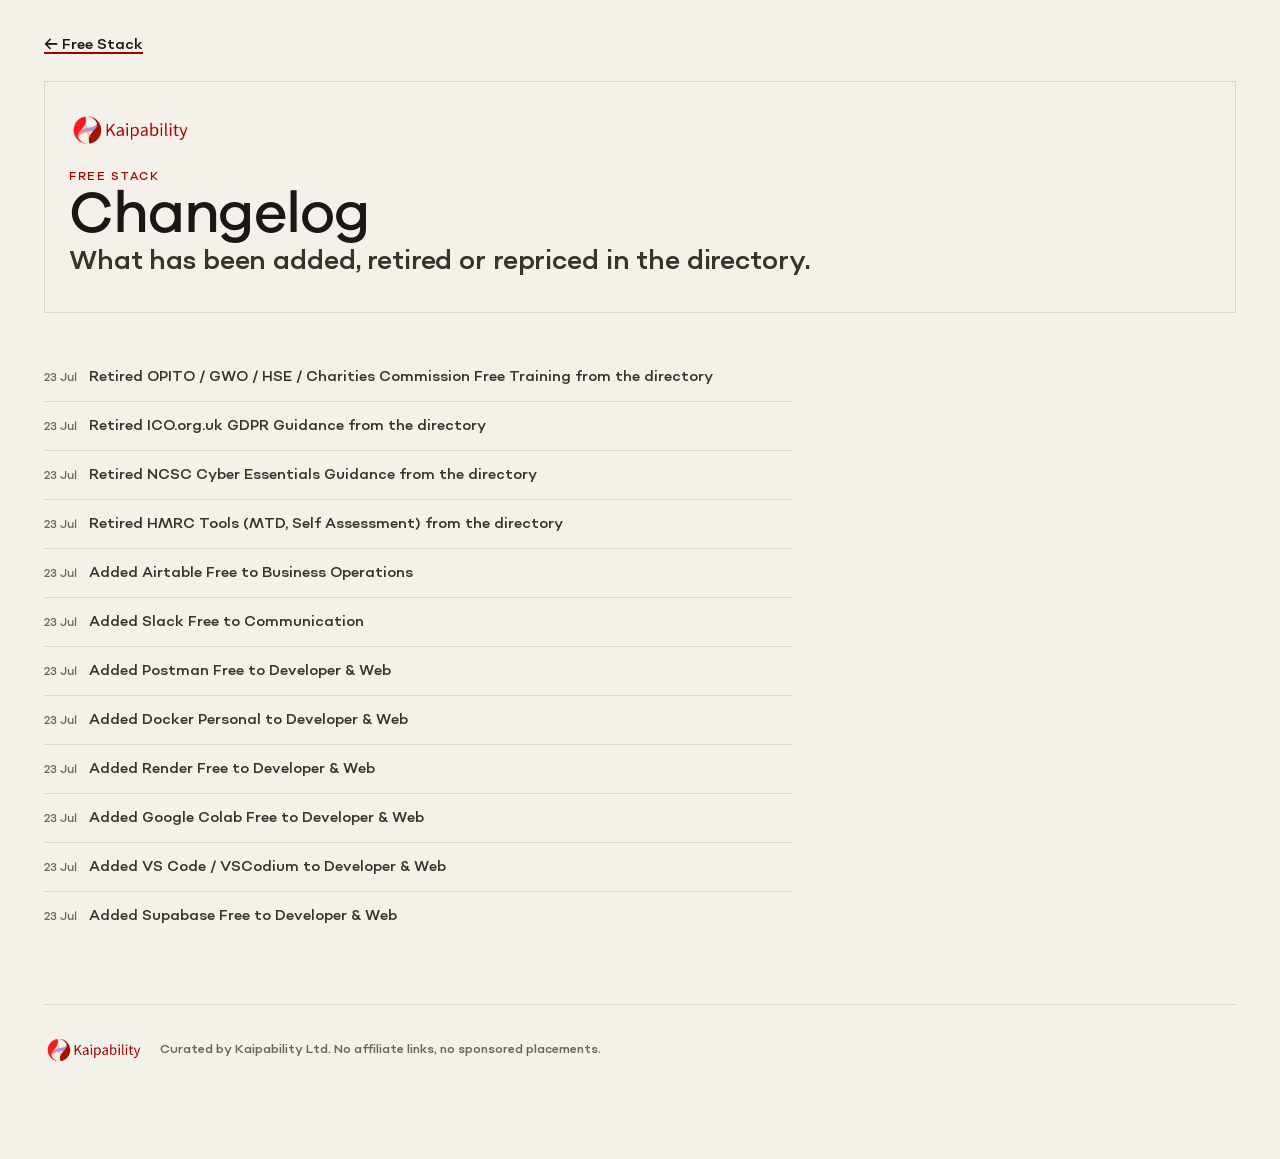
<file: changelog.html>
<!DOCTYPE html>
<html lang="en">
<head>
  <meta charset="UTF-8">
  <meta name="viewport" content="width=device-width, initial-scale=1.0">
  <title>Changelog · Free Stack by Kaipability</title>
  <meta name="description" content="What has been added, retired or repriced in the Free Stack directory of free software for UK small businesses.">
  <link rel="canonical" href="https://tools.airl.io/changelog.html">
  <link rel="icon" type="image/png" href="design-system/assets/kaipability-mark.png">

  <!-- No-flash-of-wrong-theme boot script, byte-identical to index.html's:
       kept identical on purpose so the CSP script-src hash already
       allow-listed for index.html's boot script covers this page too,
       without a second hash entry in netlify.toml (why-register.html,
       faq.html, privacy.html and contact.html all do the same). Also
       stamps js-boot on the root (Phase 15.4), which only hides anything
       on index.html's own #static-root; harmless here. If this ever needs
       to diverge from index.html's copy, it must get its own hash there. -->
  <script>
    try {
      var t = localStorage.getItem('freestack:v1:theme');
      if (t !== 'light' && t !== 'dark') t = matchMedia('(prefers-color-scheme: dark)').matches ? 'dark' : 'light';
      document.documentElement.setAttribute('data-theme', t);
      document.documentElement.classList.add('js-boot');
    } catch (e) {}
  </script>
  <link rel="stylesheet" href="css/styles.css">

  <!-- Page-specific layout only: colours, type and spacing tokens all come
       from design-system/colors_and_type.css via css/styles.css, unedited
       by this generator. style-src already allows 'unsafe-inline' in
       netlify.toml's CSP (PRD-REGISTER section 10), so this inline block
       needs no hash entry and changes the CSP value not at all. -->
  <style>
    .changelog-wrap { max-width: var(--content-max); margin: 0 auto; padding: var(--s-8) var(--s-6) var(--s-24); }
    .changelog-back { font-size: var(--fs-14); display: inline-block; margin-bottom: var(--s-6); }
    .changelog-header { padding: var(--s-8) var(--s-6); margin-bottom: var(--s-10); }
    .changelog-header .logo { height: 32px; width: auto; margin-bottom: var(--s-6); display: block; }
    .changelog-list { list-style: none; margin: 0; padding: 0; max-width: var(--measure); }
    .changelog-item { display: flex; flex-wrap: wrap; gap: var(--s-1) var(--s-3); padding: var(--s-3) 0; border-top: var(--bw-hair) solid var(--paper-edge); font-size: var(--fs-14); }
    .changelog-item:first-child { border-top: none; }
    .changelog-date { flex: none; color: var(--ink-3); font-family: var(--font-sans); font-size: var(--fs-12); }
    .changelog-detail { color: var(--ink-2); }
    .changelog-empty { color: var(--ink-2); }
    .changelog-footer { display: flex; align-items: center; gap: var(--s-4); flex-wrap: wrap; padding-top: var(--s-8); margin-top: var(--s-16); border-top: var(--border); }
    .changelog-footer .logo { height: 26px; width: auto; }
  </style>
</head>
<body>
  <noscript>
    <div class="app-message">This page needs no JavaScript to read, but the theme toggle and site chrome need it enabled.</div>
  </noscript>

  <div class="changelog-wrap">
    <a class="changelog-back" href="/">&larr; Free Stack</a>
    <header class="panel changelog-header">
      <img class="logo" src="design-system/assets/kaipability-logo-lockup.png" alt="Kaipability">
      <p class="eyebrow">Free Stack</p>
      <h1>Changelog</h1>
      <p class="t-lede">What has been added, retired or repriced in the directory.</p>
    </header>
    <ul class="changelog-list">
      <li class="changelog-item is-archived">
        <span class="changelog-date">23 Jul</span>
        <span class="changelog-detail">Retired OPITO / GWO / HSE / Charities Commission Free Training from the directory</span>
      </li>
      <li class="changelog-item is-archived">
        <span class="changelog-date">23 Jul</span>
        <span class="changelog-detail">Retired ICO.org.uk GDPR Guidance from the directory</span>
      </li>
      <li class="changelog-item is-archived">
        <span class="changelog-date">23 Jul</span>
        <span class="changelog-detail">Retired NCSC Cyber Essentials Guidance from the directory</span>
      </li>
      <li class="changelog-item is-archived">
        <span class="changelog-date">23 Jul</span>
        <span class="changelog-detail">Retired HMRC Tools (MTD, Self Assessment) from the directory</span>
      </li>
      <li class="changelog-item">
        <span class="changelog-date">23 Jul</span>
        <span class="changelog-detail">Added Airtable Free to Business Operations</span>
      </li>
      <li class="changelog-item">
        <span class="changelog-date">23 Jul</span>
        <span class="changelog-detail">Added Slack Free to Communication</span>
      </li>
      <li class="changelog-item">
        <span class="changelog-date">23 Jul</span>
        <span class="changelog-detail">Added Postman Free to Developer &amp; Web</span>
      </li>
      <li class="changelog-item">
        <span class="changelog-date">23 Jul</span>
        <span class="changelog-detail">Added Docker Personal to Developer &amp; Web</span>
      </li>
      <li class="changelog-item">
        <span class="changelog-date">23 Jul</span>
        <span class="changelog-detail">Added Render Free to Developer &amp; Web</span>
      </li>
      <li class="changelog-item">
        <span class="changelog-date">23 Jul</span>
        <span class="changelog-detail">Added Google Colab Free to Developer &amp; Web</span>
      </li>
      <li class="changelog-item">
        <span class="changelog-date">23 Jul</span>
        <span class="changelog-detail">Added VS Code / VSCodium to Developer &amp; Web</span>
      </li>
      <li class="changelog-item">
        <span class="changelog-date">23 Jul</span>
        <span class="changelog-detail">Added Supabase Free to Developer &amp; Web</span>
      </li>
    </ul>
    <footer class="changelog-footer">
      <img class="logo" src="design-system/assets/kaipability-logo-lockup.png" alt="">
      <span class="t-meta">Curated by Kaipability Ltd. No affiliate links, no sponsored placements.</span>
    </footer>
  </div>
</body>
</html>
</file>
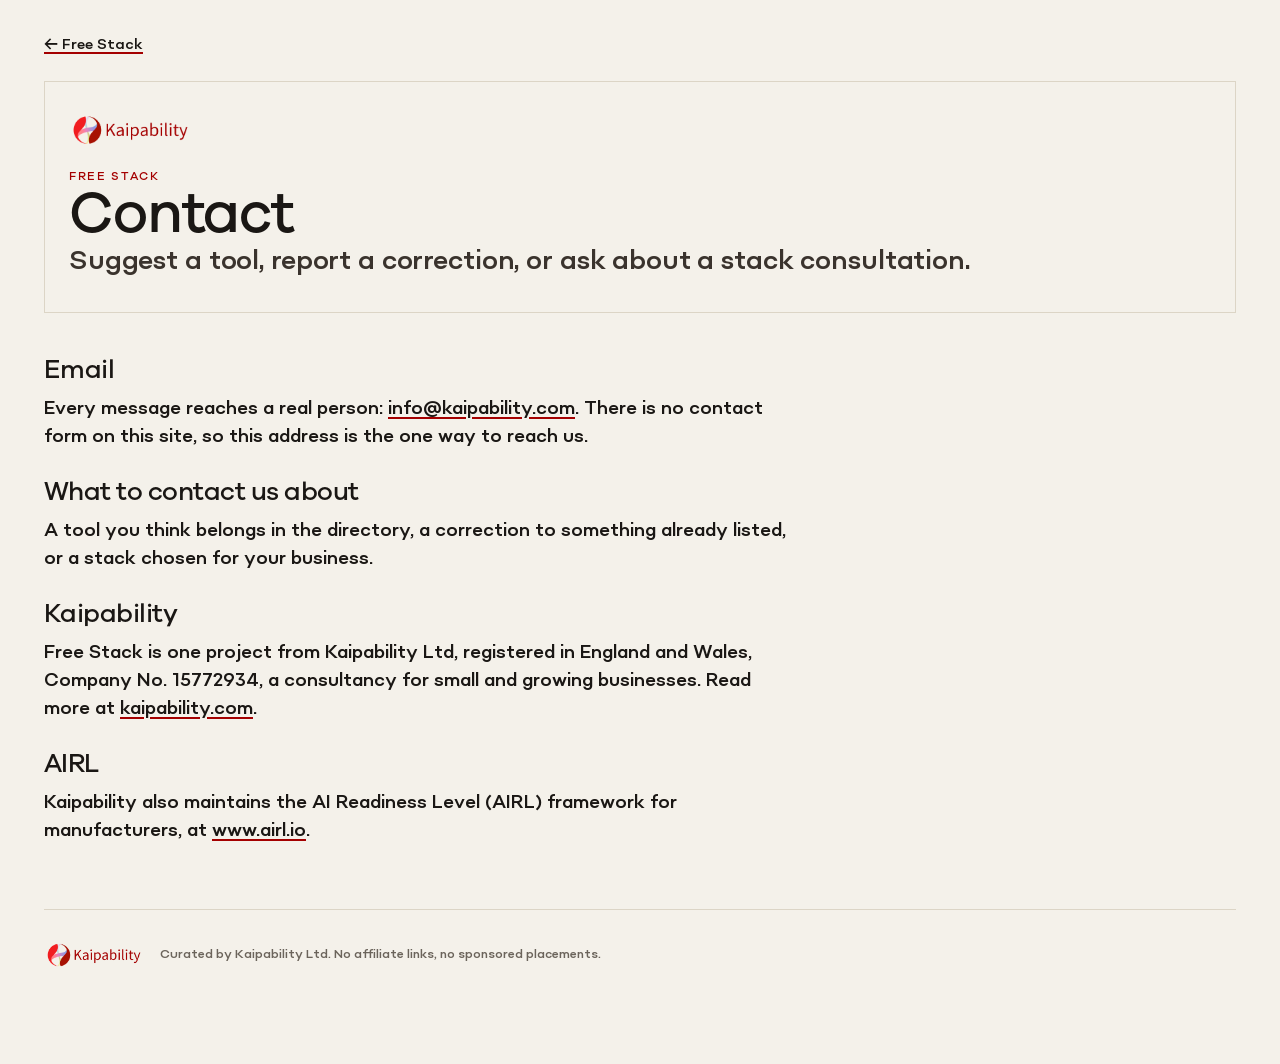
<file: contact.html>
<!DOCTYPE html>
<html lang="en">
<head>
  <meta charset="UTF-8">
  <meta name="viewport" content="width=device-width, initial-scale=1.0">
  <title>Contact · Free Stack by Kaipability</title>
  <meta name="description" content="Get in touch with Kaipability about Free Stack: suggest a tool, report a correction, or ask about a stack consultation.">
  <link rel="canonical" href="https://tools.airl.io/contact.html">
  <link rel="icon" type="image/png" href="design-system/assets/kaipability-mark.png">

  <!-- No-flash-of-wrong-theme boot script, byte-identical to index.html's:
       kept identical on purpose so the CSP script-src hash already
       allow-listed for index.html's boot script covers this page too,
       without a second hash entry in netlify.toml (why-register.html,
       faq.html and privacy.html do the same). Also stamps js-boot on the
       root (Phase 15.4), which only hides anything on index.html's own
       #static-root; harmless here. If this ever needs to diverge from
       index.html's copy, it must get its own hash there. -->
  <script>
    try {
      var t = localStorage.getItem('freestack:v1:theme');
      if (t !== 'light' && t !== 'dark') t = matchMedia('(prefers-color-scheme: dark)').matches ? 'dark' : 'light';
      document.documentElement.setAttribute('data-theme', t);
      document.documentElement.classList.add('js-boot');
    } catch (e) {}
  </script>
  <link rel="stylesheet" href="css/styles.css">

  <!-- Page-specific layout only, identical to privacy.html's own block: see
       that page's comment for why this repeats rather than shares a third
       stylesheet file. -->
  <style>
    .legal-wrap { max-width: var(--content-max); margin: 0 auto; padding: var(--s-8) var(--s-6) var(--s-24); }
    .legal-back { font-size: var(--fs-14); display: inline-block; margin-bottom: var(--s-6); }
    .legal-header { padding: var(--s-8) var(--s-6); margin-bottom: var(--s-10); }
    .legal-header .logo { height: 32px; width: auto; margin-bottom: var(--s-6); display: block; }
    .legal-body { display: flex; flex-direction: column; gap: var(--s-6); max-width: var(--measure); }
    .legal-body h2 { font-size: var(--fs-26); line-height: var(--lh-26); margin-bottom: var(--s-2); }
    .legal-footer { display: flex; align-items: center; gap: var(--s-4); flex-wrap: wrap; padding-top: var(--s-8); margin-top: var(--s-16); border-top: var(--border); }
    .legal-footer .logo { height: 26px; width: auto; }
  </style>
</head>
<body>
  <noscript>
    <div class="app-message">This page needs no JavaScript to read, but the theme toggle and site chrome need it enabled.</div>
  </noscript>

  <div class="legal-wrap">
    <a class="legal-back" href="/">&larr; Free Stack</a>
    <header class="panel legal-header">
      <img class="logo" src="design-system/assets/kaipability-logo-lockup.png" alt="Kaipability">
      <p class="eyebrow">Free Stack</p>
      <h1>Contact</h1>
      <p class="t-lede">Suggest a tool, report a correction, or ask about a stack consultation.</p>
    </header>
    <div class="legal-body">
      <section>
        <h2>Email</h2>
        <p>Every message reaches a real person: <a href="mailto:info@kaipability.com">info@kaipability.com</a>. There is no contact form on this site, so this address is the one way to reach us.</p>
      </section>
      <section>
        <h2>What to contact us about</h2>
        <p>A tool you think belongs in the directory, a correction to something already listed, or a stack chosen for your business.</p>
      </section>
      <section>
        <h2>Kaipability</h2>
        <p>Free Stack is one project from Kaipability Ltd, registered in England and Wales, Company No. 15772934, a consultancy for small and growing businesses. Read more at <a href="https://kaipability.com" target="_blank" rel="noopener noreferrer">kaipability.com</a>.</p>
      </section>
      <section>
        <h2>AIRL</h2>
        <p>Kaipability also maintains the AI Readiness Level (AIRL) framework for manufacturers, at <a href="https://www.airl.io" target="_blank" rel="noopener noreferrer">www.airl.io</a>.</p>
      </section>
    </div>
    <footer class="legal-footer">
      <img class="logo" src="design-system/assets/kaipability-logo-lockup.png" alt="">
      <span class="t-meta">Curated by Kaipability Ltd. No affiliate links, no sponsored placements.</span>
    </footer>
  </div>
</body>
</html>
</file>
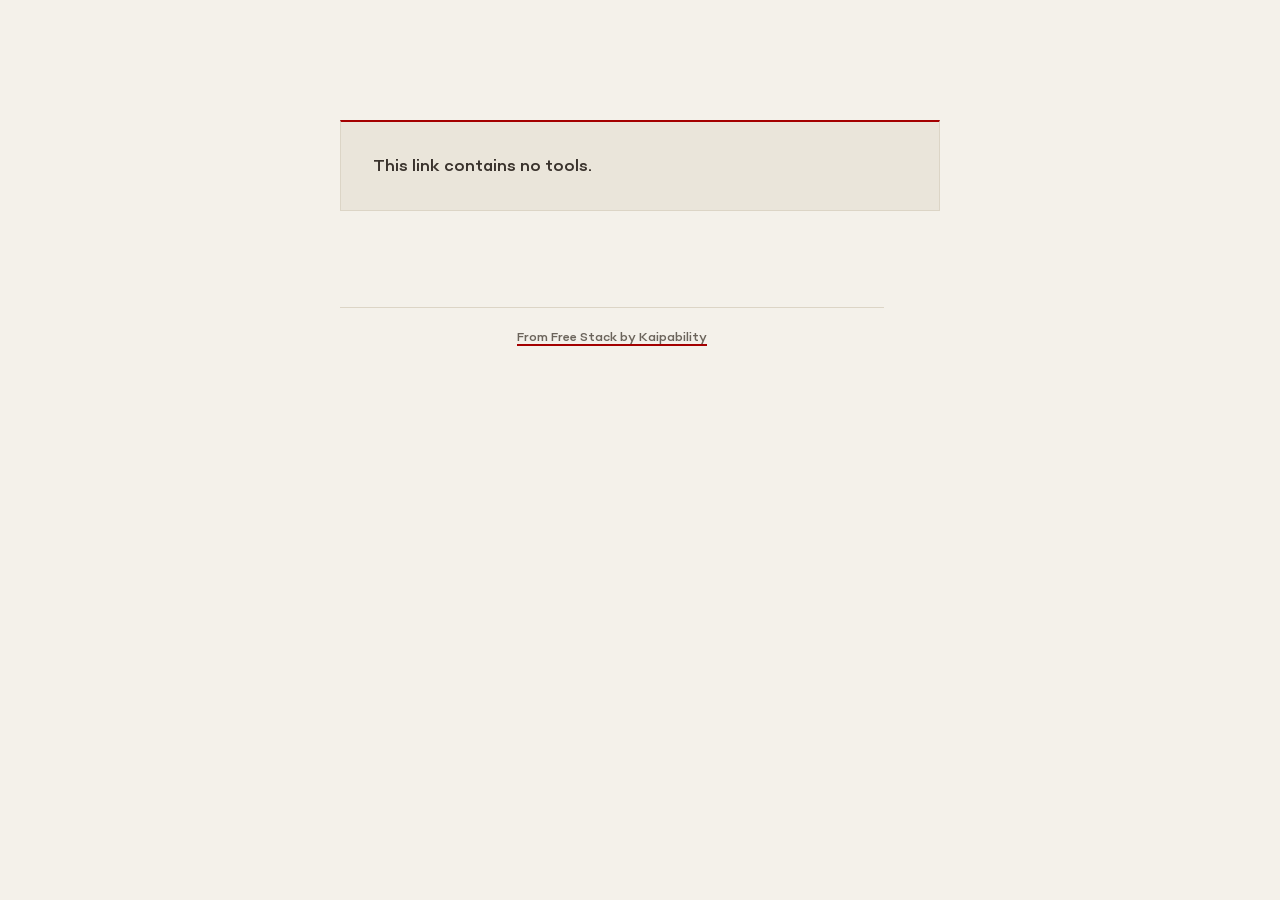
<file: embed.html>
<!DOCTYPE html>
<html lang="en">
<head>
  <meta charset="UTF-8">
  <meta name="viewport" content="width=device-width, initial-scale=1.0">
  <title>Free Stack embed · Kaipability</title>
  <!-- Static, unlike the app's own JS-injected noindex: an embed page is
       chrome-free by design and has no canonical identity of its own worth
       indexing, so this is always on, not conditional on a URL param. -->
  <meta name="robots" content="noindex">
  <link rel="icon" type="image/png" href="design-system/assets/kaipability-mark.png">
  <link rel="stylesheet" href="css/styles.css">
</head>
<body>
  <div id="embed-root"></div>

  <!-- A thin entry point only (Feature 2, Batch I / BUILD-PLAN 10.11): all
       rendering is imported from the app's own modules, nothing here
       duplicates card markup or id-parsing logic. Deliberately does not
       reuse data-loader's boot(), which assumes the #loading/#curator-root/
       #client-root shell this page does not have. -->
  <script type="module">
    import { el, parseSelection, parseSingleTool } from './js/data-loader.js';
    import { renderEmbed } from './js/client.js';

    const root = document.getElementById('embed-root');

    async function boot() {
      let tools;
      try {
        const res = await fetch('data/tools.json');
        if (!res.ok) throw new Error(`HTTP ${res.status}`);
        tools = await res.json();
      } catch (cause) {
        root.replaceChildren(el('div', { class: 'app-message is-error' }, 'Could not load the tool directory.'));
        console.error('tools.json fetch failed:', cause);
        return;
      }

      const params = new URLSearchParams(location.search);
      const plainMode = params.get('plain') === '1';

      const toolParam = params.get('tool');
      if (toolParam !== null) {
        renderEmbed(root, tools, parseSingleTool(toolParam, tools), true, plainMode);
      } else {
        renderEmbed(root, tools, parseSelection(params.get('t'), tools) ?? [], false, plainMode);
      }

      const footer = el('p', { class: 'embed-footer' },
        el('a', { href: `${location.origin}/`, target: '_blank', rel: 'noopener noreferrer' }, 'From Free Stack by Kaipability'),
      );
      root.append(footer);
    }

    boot();
  </script>
</body>
</html>
</file>
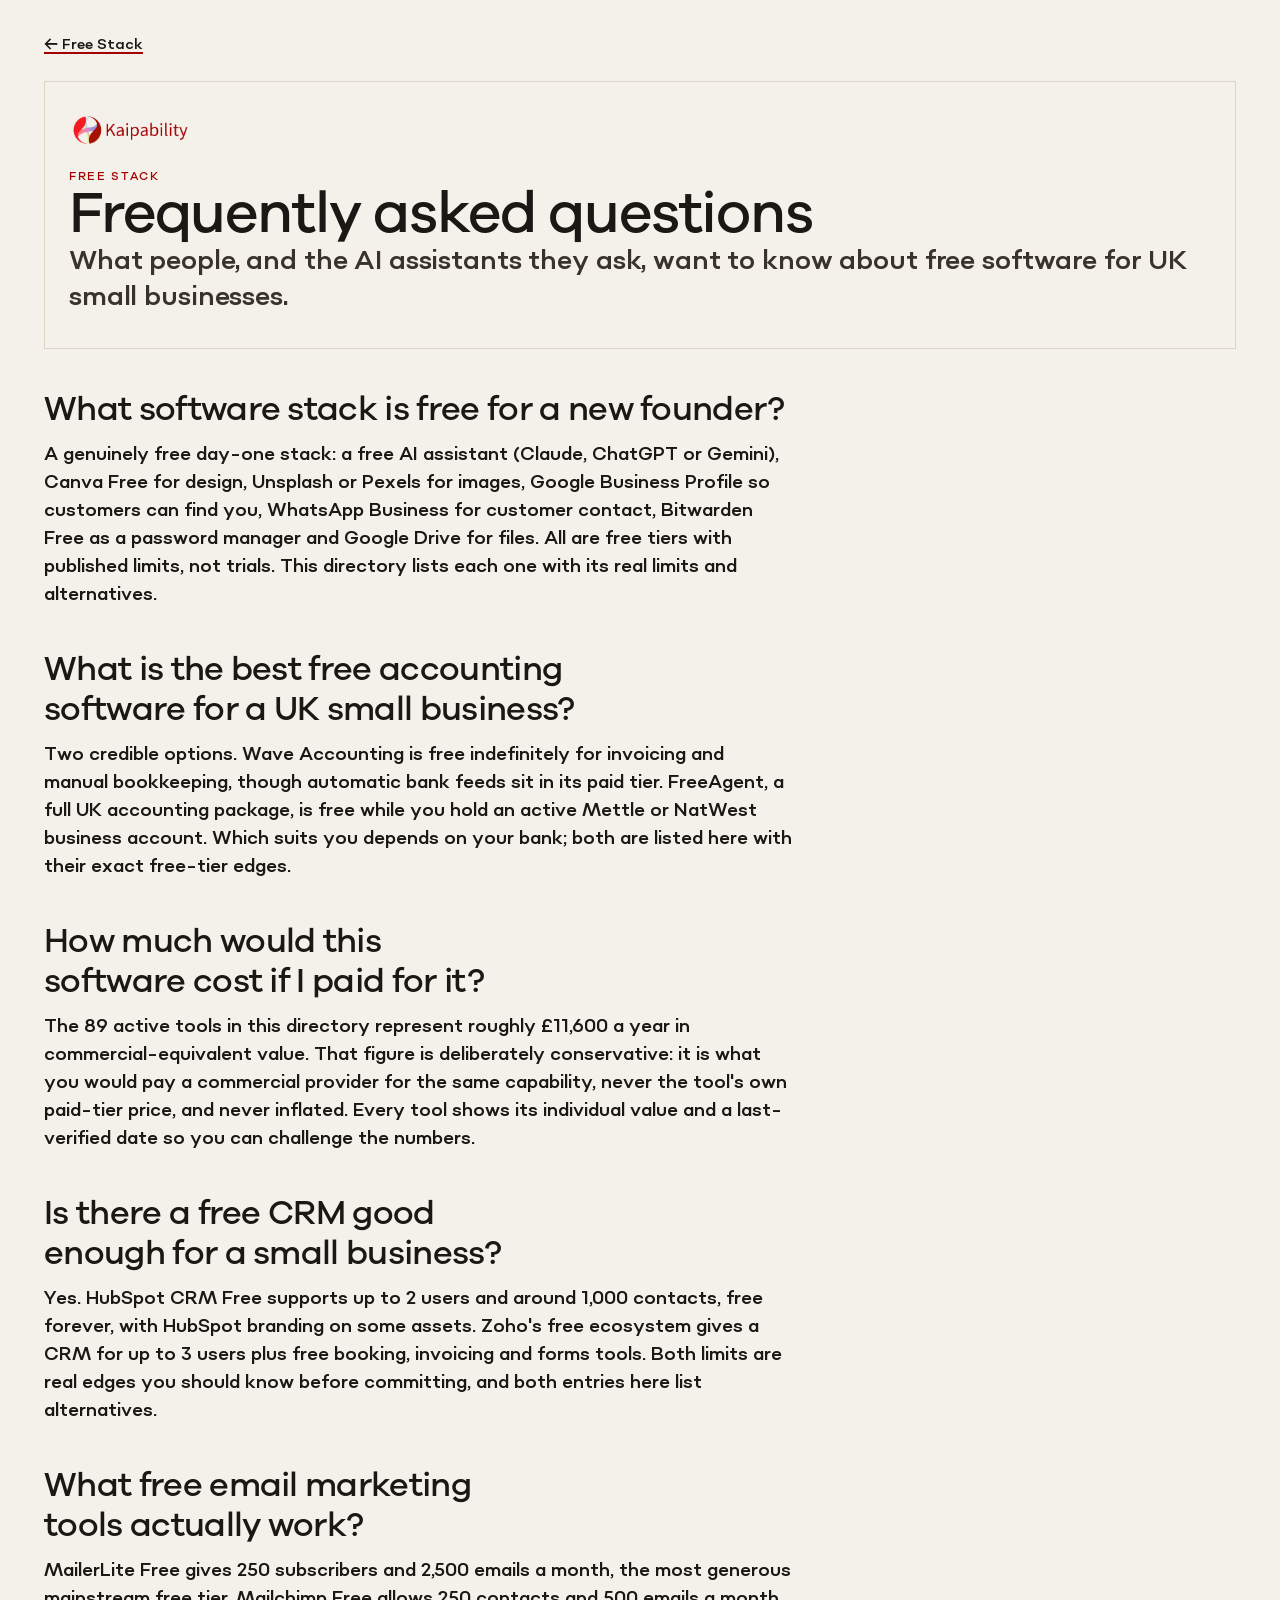
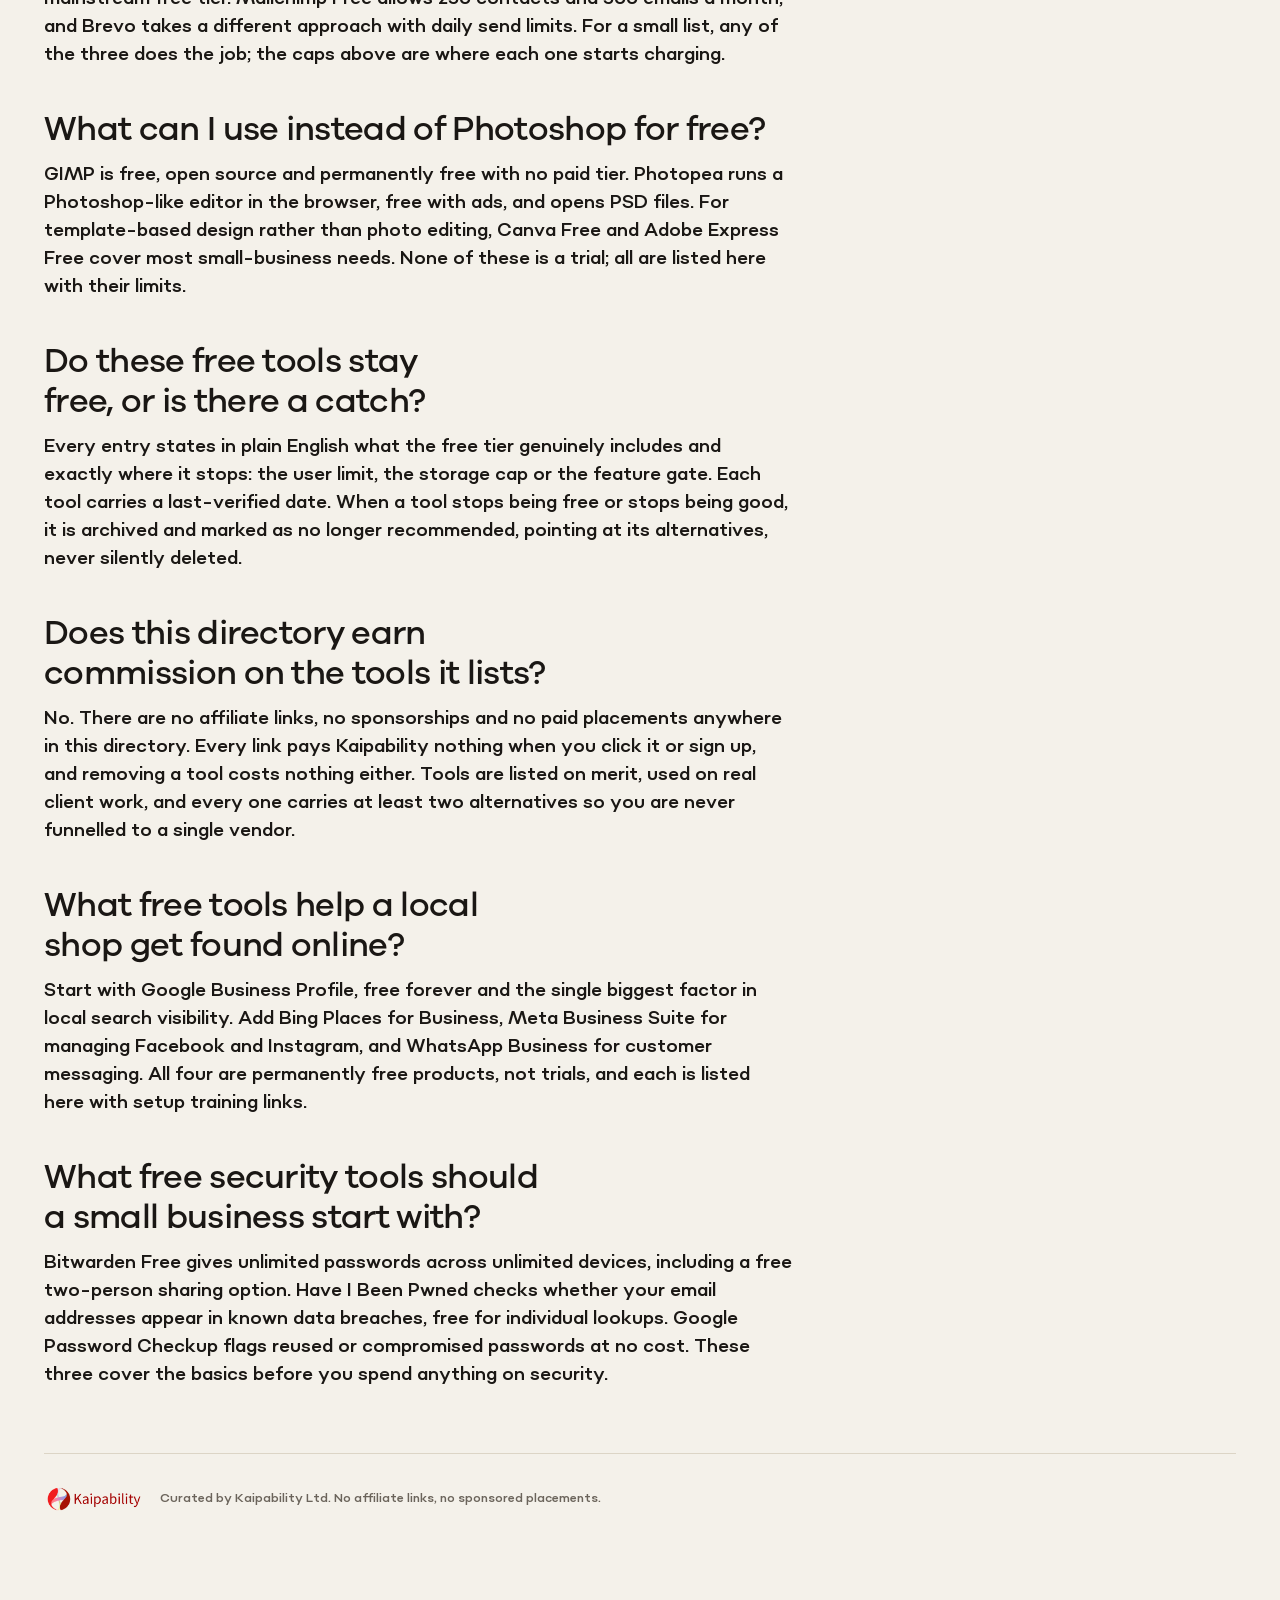
<file: faq.html>
<!DOCTYPE html>
<html lang="en">
<head>
  <meta charset="UTF-8">
  <meta name="viewport" content="width=device-width, initial-scale=1.0">
  <title>Frequently asked questions · Free Stack by Kaipability</title>
  <meta name="description" content="Answers to the questions people and AI assistants ask most about free software for UK small businesses: cost, CRM, accounting, security and whether the free tiers stay free.">
  <link rel="canonical" href="https://tools.airl.io/faq.html">
  <link rel="icon" type="image/png" href="design-system/assets/kaipability-mark.png">

  <!-- No-flash-of-wrong-theme boot script, byte-identical to index.html's:
       kept identical on purpose so the CSP script-src hash already
       allow-listed for index.html's boot script covers this page too,
       without a second hash entry in netlify.toml (why-register.html does
       the same). Also stamps js-boot on the root (Phase 15.4), which only
       hides anything on index.html's own #static-root; harmless here. If
       this ever needs to diverge from index.html's copy, it must get its
       own hash there. -->
  <script>
    try {
      var t = localStorage.getItem('freestack:v1:theme');
      if (t !== 'light' && t !== 'dark') t = matchMedia('(prefers-color-scheme: dark)').matches ? 'dark' : 'light';
      document.documentElement.setAttribute('data-theme', t);
      document.documentElement.classList.add('js-boot');
    } catch (e) {}
  </script>
  <link rel="stylesheet" href="css/styles.css">

  <!-- Page-specific layout only: colours, type and spacing tokens all come
       from design-system/colors_and_type.css via css/styles.css, unedited
       by this generator. style-src already allows 'unsafe-inline' in
       netlify.toml's CSP (PRD-REGISTER section 10), so this inline block
       needs no hash entry and changes the CSP value not at all. -->
  <style>
    .faq-wrap { max-width: var(--content-max); margin: 0 auto; padding: var(--s-8) var(--s-6) var(--s-24); }
    .faq-back { font-size: var(--fs-14); display: inline-block; margin-bottom: var(--s-6); }
    .faq-header { padding: var(--s-8) var(--s-6); margin-bottom: var(--s-10); }
    .faq-header .logo { height: 32px; width: auto; margin-bottom: var(--s-6); display: block; }
    .faq-items { display: flex; flex-direction: column; gap: var(--s-10); max-width: var(--measure); }
    .faq-item h2 { font-size: var(--fs-34); line-height: var(--lh-34); margin-bottom: var(--s-3); }
    .faq-footer { display: flex; align-items: center; gap: var(--s-4); flex-wrap: wrap; padding-top: var(--s-8); margin-top: var(--s-16); border-top: var(--border); }
    .faq-footer .logo { height: 26px; width: auto; }
  </style>
</head>
<body>
  <noscript>
    <div class="app-message">This page needs no JavaScript to read, but the theme toggle and site chrome need it enabled.</div>
  </noscript>

  <div class="faq-wrap">
    <a class="faq-back" href="/">&larr; Free Stack</a>
    <header class="panel faq-header">
      <img class="logo" src="design-system/assets/kaipability-logo-lockup.png" alt="Kaipability">
      <p class="eyebrow">Free Stack</p>
      <h1>Frequently asked questions</h1>
      <p class="t-lede">What people, and the AI assistants they ask, want to know about free software for UK small businesses.</p>
    </header>
    <div class="faq-items">
    <article class="faq-item">
      <h2>What software stack is free for a new founder?</h2>
      <p>A genuinely free day-one stack: a free AI assistant (Claude, ChatGPT or Gemini), Canva Free for design, Unsplash or Pexels for images, Google Business Profile so customers can find you, WhatsApp Business for customer contact, Bitwarden Free as a password manager and Google Drive for files. All are free tiers with published limits, not trials. This directory lists each one with its real limits and alternatives.</p>
    </article>
    <article class="faq-item">
      <h2>What is the best free accounting software for a UK small business?</h2>
      <p>Two credible options. Wave Accounting is free indefinitely for invoicing and manual bookkeeping, though automatic bank feeds sit in its paid tier. FreeAgent, a full UK accounting package, is free while you hold an active Mettle or NatWest business account. Which suits you depends on your bank; both are listed here with their exact free-tier edges.</p>
    </article>
    <article class="faq-item">
      <h2>How much would this software cost if I paid for it?</h2>
      <p>The 89 active tools in this directory represent roughly £11,600 a year in commercial-equivalent value. That figure is deliberately conservative: it is what you would pay a commercial provider for the same capability, never the tool&#39;s own paid-tier price, and never inflated. Every tool shows its individual value and a last-verified date so you can challenge the numbers.</p>
    </article>
    <article class="faq-item">
      <h2>Is there a free CRM good enough for a small business?</h2>
      <p>Yes. HubSpot CRM Free supports up to 2 users and around 1,000 contacts, free forever, with HubSpot branding on some assets. Zoho&#39;s free ecosystem gives a CRM for up to 3 users plus free booking, invoicing and forms tools. Both limits are real edges you should know before committing, and both entries here list alternatives.</p>
    </article>
    <article class="faq-item">
      <h2>What free email marketing tools actually work?</h2>
      <p>MailerLite Free gives 250 subscribers and 2,500 emails a month, the most generous mainstream free tier. Mailchimp Free allows 250 contacts and 500 emails a month, and Brevo takes a different approach with daily send limits. For a small list, any of the three does the job; the caps above are where each one starts charging.</p>
    </article>
    <article class="faq-item">
      <h2>What can I use instead of Photoshop for free?</h2>
      <p>GIMP is free, open source and permanently free with no paid tier. Photopea runs a Photoshop-like editor in the browser, free with ads, and opens PSD files. For template-based design rather than photo editing, Canva Free and Adobe Express Free cover most small-business needs. None of these is a trial; all are listed here with their limits.</p>
    </article>
    <article class="faq-item">
      <h2>Do these free tools stay free, or is there a catch?</h2>
      <p>Every entry states in plain English what the free tier genuinely includes and exactly where it stops: the user limit, the storage cap or the feature gate. Each tool carries a last-verified date. When a tool stops being free or stops being good, it is archived and marked as no longer recommended, pointing at its alternatives, never silently deleted.</p>
    </article>
    <article class="faq-item">
      <h2>Does this directory earn commission on the tools it lists?</h2>
      <p>No. There are no affiliate links, no sponsorships and no paid placements anywhere in this directory. Every link pays Kaipability nothing when you click it or sign up, and removing a tool costs nothing either. Tools are listed on merit, used on real client work, and every one carries at least two alternatives so you are never funnelled to a single vendor.</p>
    </article>
    <article class="faq-item">
      <h2>What free tools help a local shop get found online?</h2>
      <p>Start with Google Business Profile, free forever and the single biggest factor in local search visibility. Add Bing Places for Business, Meta Business Suite for managing Facebook and Instagram, and WhatsApp Business for customer messaging. All four are permanently free products, not trials, and each is listed here with setup training links.</p>
    </article>
    <article class="faq-item">
      <h2>What free security tools should a small business start with?</h2>
      <p>Bitwarden Free gives unlimited passwords across unlimited devices, including a free two-person sharing option. Have I Been Pwned checks whether your email addresses appear in known data breaches, free for individual lookups. Google Password Checkup flags reused or compromised passwords at no cost. These three cover the basics before you spend anything on security.</p>
    </article>
    </div>
    <footer class="faq-footer">
      <img class="logo" src="design-system/assets/kaipability-logo-lockup.png" alt="">
      <span class="t-meta">Curated by Kaipability Ltd. No affiliate links, no sponsored placements.</span>
    </footer>
  </div>

<script type="application/ld+json">
{
  "@context": "https://schema.org",
  "@type": "FAQPage",
  "mainEntity": [
    {
      "@type": "Question",
      "name": "What software stack is free for a new founder?",
      "acceptedAnswer": {
        "@type": "Answer",
        "text": "A genuinely free day-one stack: a free AI assistant (Claude, ChatGPT or Gemini), Canva Free for design, Unsplash or Pexels for images, Google Business Profile so customers can find you, WhatsApp Business for customer contact, Bitwarden Free as a password manager and Google Drive for files. All are free tiers with published limits, not trials. This directory lists each one with its real limits and alternatives."
      }
    },
    {
      "@type": "Question",
      "name": "What is the best free accounting software for a UK small business?",
      "acceptedAnswer": {
        "@type": "Answer",
        "text": "Two credible options. Wave Accounting is free indefinitely for invoicing and manual bookkeeping, though automatic bank feeds sit in its paid tier. FreeAgent, a full UK accounting package, is free while you hold an active Mettle or NatWest business account. Which suits you depends on your bank; both are listed here with their exact free-tier edges."
      }
    },
    {
      "@type": "Question",
      "name": "How much would this software cost if I paid for it?",
      "acceptedAnswer": {
        "@type": "Answer",
        "text": "The 89 active tools in this directory represent roughly £11,600 a year in commercial-equivalent value. That figure is deliberately conservative: it is what you would pay a commercial provider for the same capability, never the tool's own paid-tier price, and never inflated. Every tool shows its individual value and a last-verified date so you can challenge the numbers."
      }
    },
    {
      "@type": "Question",
      "name": "Is there a free CRM good enough for a small business?",
      "acceptedAnswer": {
        "@type": "Answer",
        "text": "Yes. HubSpot CRM Free supports up to 2 users and around 1,000 contacts, free forever, with HubSpot branding on some assets. Zoho's free ecosystem gives a CRM for up to 3 users plus free booking, invoicing and forms tools. Both limits are real edges you should know before committing, and both entries here list alternatives."
      }
    },
    {
      "@type": "Question",
      "name": "What free email marketing tools actually work?",
      "acceptedAnswer": {
        "@type": "Answer",
        "text": "MailerLite Free gives 250 subscribers and 2,500 emails a month, the most generous mainstream free tier. Mailchimp Free allows 250 contacts and 500 emails a month, and Brevo takes a different approach with daily send limits. For a small list, any of the three does the job; the caps above are where each one starts charging."
      }
    },
    {
      "@type": "Question",
      "name": "What can I use instead of Photoshop for free?",
      "acceptedAnswer": {
        "@type": "Answer",
        "text": "GIMP is free, open source and permanently free with no paid tier. Photopea runs a Photoshop-like editor in the browser, free with ads, and opens PSD files. For template-based design rather than photo editing, Canva Free and Adobe Express Free cover most small-business needs. None of these is a trial; all are listed here with their limits."
      }
    },
    {
      "@type": "Question",
      "name": "Do these free tools stay free, or is there a catch?",
      "acceptedAnswer": {
        "@type": "Answer",
        "text": "Every entry states in plain English what the free tier genuinely includes and exactly where it stops: the user limit, the storage cap or the feature gate. Each tool carries a last-verified date. When a tool stops being free or stops being good, it is archived and marked as no longer recommended, pointing at its alternatives, never silently deleted."
      }
    },
    {
      "@type": "Question",
      "name": "Does this directory earn commission on the tools it lists?",
      "acceptedAnswer": {
        "@type": "Answer",
        "text": "No. There are no affiliate links, no sponsorships and no paid placements anywhere in this directory. Every link pays Kaipability nothing when you click it or sign up, and removing a tool costs nothing either. Tools are listed on merit, used on real client work, and every one carries at least two alternatives so you are never funnelled to a single vendor."
      }
    },
    {
      "@type": "Question",
      "name": "What free tools help a local shop get found online?",
      "acceptedAnswer": {
        "@type": "Answer",
        "text": "Start with Google Business Profile, free forever and the single biggest factor in local search visibility. Add Bing Places for Business, Meta Business Suite for managing Facebook and Instagram, and WhatsApp Business for customer messaging. All four are permanently free products, not trials, and each is listed here with setup training links."
      }
    },
    {
      "@type": "Question",
      "name": "What free security tools should a small business start with?",
      "acceptedAnswer": {
        "@type": "Answer",
        "text": "Bitwarden Free gives unlimited passwords across unlimited devices, including a free two-person sharing option. Have I Been Pwned checks whether your email addresses appear in known data breaches, free for individual lookups. Google Password Checkup flags reused or compromised passwords at no cost. These three cover the basics before you spend anything on security."
      }
    }
  ]
}
</script>
</body>
</html>
</file>
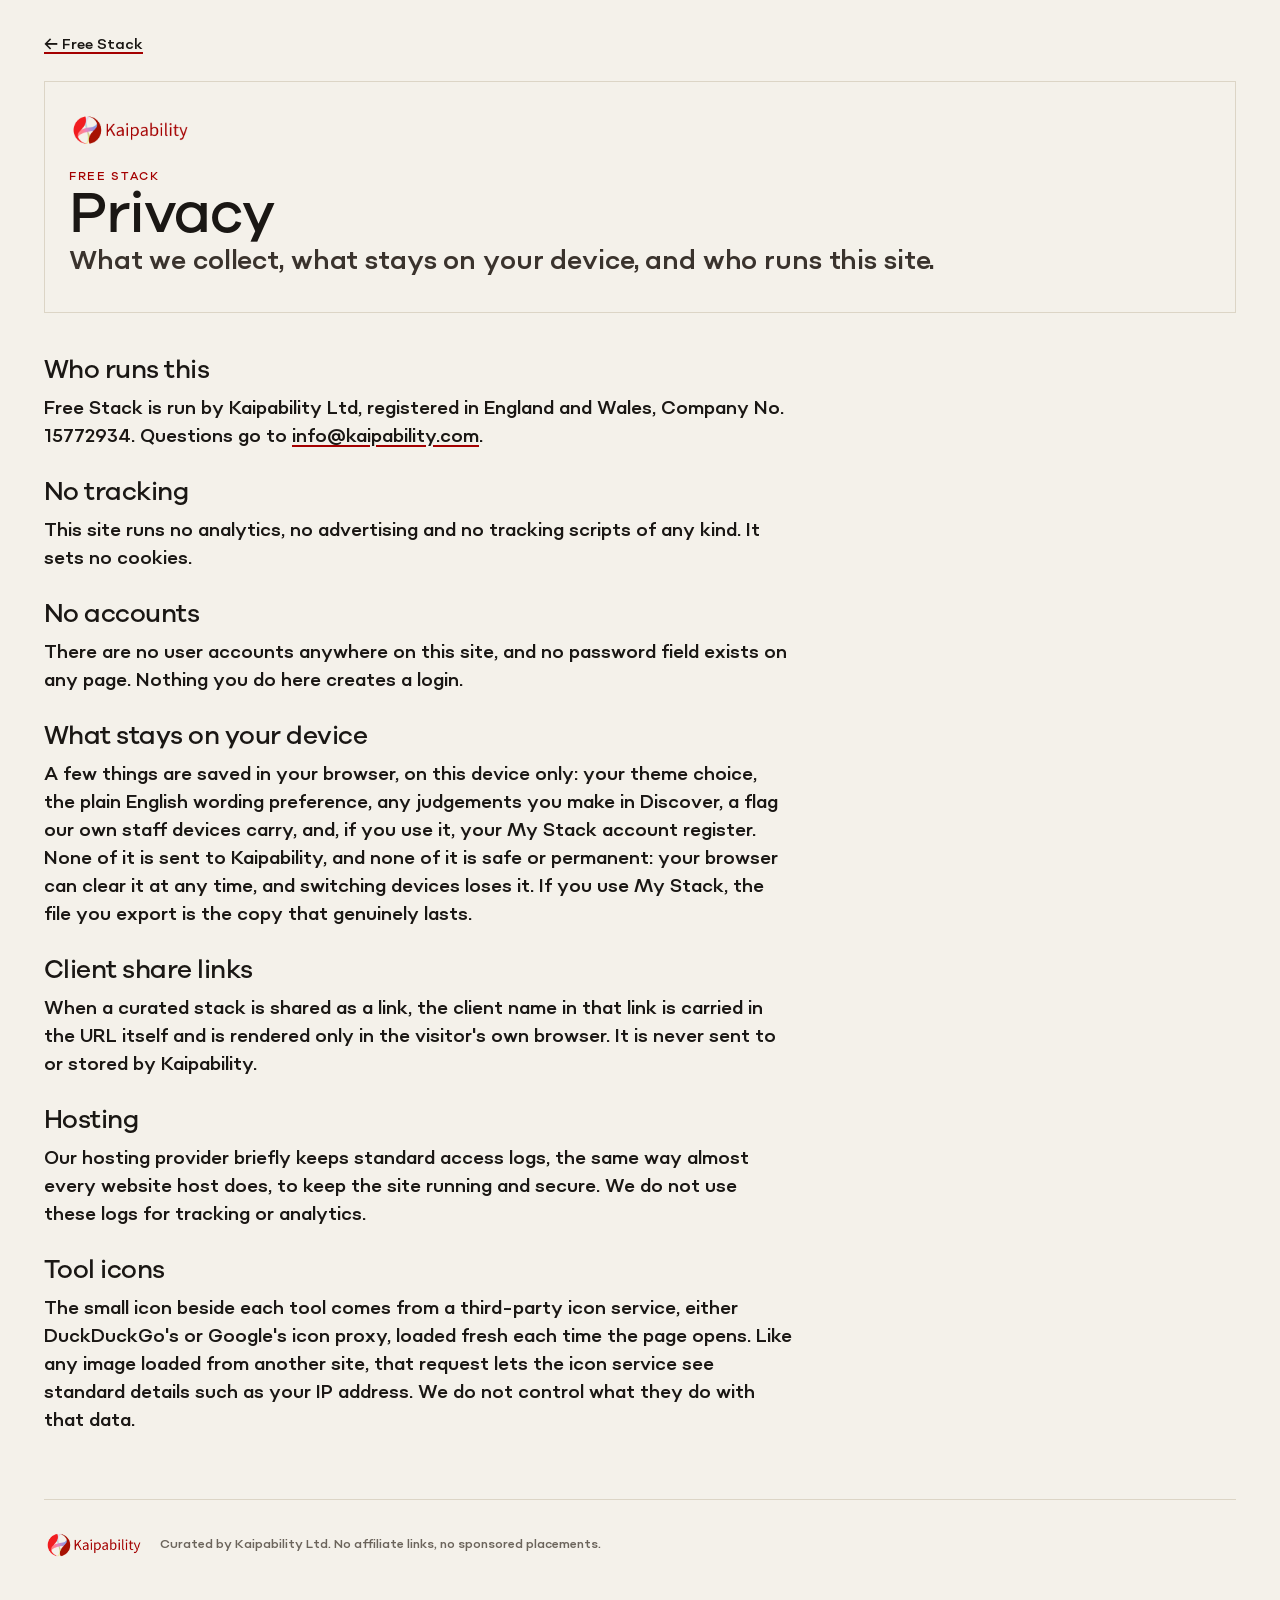
<file: privacy.html>
<!DOCTYPE html>
<html lang="en">
<head>
  <meta charset="UTF-8">
  <meta name="viewport" content="width=device-width, initial-scale=1.0">
  <title>Privacy · Free Stack by Kaipability</title>
  <meta name="description" content="How Free Stack handles data: no analytics, no cookies, no accounts, and what genuinely stays on your device.">
  <link rel="canonical" href="https://tools.airl.io/privacy.html">
  <link rel="icon" type="image/png" href="design-system/assets/kaipability-mark.png">

  <!-- No-flash-of-wrong-theme boot script, byte-identical to index.html's:
       kept identical on purpose so the CSP script-src hash already
       allow-listed for index.html's boot script covers this page too,
       without a second hash entry in netlify.toml (why-register.html and
       faq.html do the same). Also stamps js-boot on the root (Phase 15.4),
       which only hides anything on index.html's own #static-root; harmless
       here. If this ever needs to diverge from index.html's copy, it must
       get its own hash there. -->
  <script>
    try {
      var t = localStorage.getItem('freestack:v1:theme');
      if (t !== 'light' && t !== 'dark') t = matchMedia('(prefers-color-scheme: dark)').matches ? 'dark' : 'light';
      document.documentElement.setAttribute('data-theme', t);
      document.documentElement.classList.add('js-boot');
    } catch (e) {}
  </script>
  <link rel="stylesheet" href="css/styles.css">

  <!-- Page-specific layout only: colours, type and spacing tokens all come
       from design-system/colors_and_type.css via css/styles.css. style-src
       already allows 'unsafe-inline' in netlify.toml's CSP (PRD-REGISTER
       section 10), so this inline block needs no hash entry and changes
       the CSP value not at all. Shared with contact.html, which repeats
       these same rules rather than importing a third stylesheet file. -->
  <style>
    .legal-wrap { max-width: var(--content-max); margin: 0 auto; padding: var(--s-8) var(--s-6) var(--s-24); }
    .legal-back { font-size: var(--fs-14); display: inline-block; margin-bottom: var(--s-6); }
    .legal-header { padding: var(--s-8) var(--s-6); margin-bottom: var(--s-10); }
    .legal-header .logo { height: 32px; width: auto; margin-bottom: var(--s-6); display: block; }
    .legal-body { display: flex; flex-direction: column; gap: var(--s-6); max-width: var(--measure); }
    .legal-body h2 { font-size: var(--fs-26); line-height: var(--lh-26); margin-bottom: var(--s-2); }
    .legal-footer { display: flex; align-items: center; gap: var(--s-4); flex-wrap: wrap; padding-top: var(--s-8); margin-top: var(--s-16); border-top: var(--border); }
    .legal-footer .logo { height: 26px; width: auto; }
  </style>
</head>
<body>
  <noscript>
    <div class="app-message">This page needs no JavaScript to read, but the theme toggle and site chrome need it enabled.</div>
  </noscript>

  <div class="legal-wrap">
    <a class="legal-back" href="/">&larr; Free Stack</a>
    <header class="panel legal-header">
      <img class="logo" src="design-system/assets/kaipability-logo-lockup.png" alt="Kaipability">
      <p class="eyebrow">Free Stack</p>
      <h1>Privacy</h1>
      <p class="t-lede">What we collect, what stays on your device, and who runs this site.</p>
    </header>
    <div class="legal-body">
      <section>
        <h2>Who runs this</h2>
        <p>Free Stack is run by Kaipability Ltd, registered in England and Wales, Company No. 15772934. Questions go to <a href="mailto:info@kaipability.com">info@kaipability.com</a>.</p>
      </section>
      <section>
        <h2>No tracking</h2>
        <p>This site runs no analytics, no advertising and no tracking scripts of any kind. It sets no cookies.</p>
      </section>
      <section>
        <h2>No accounts</h2>
        <p>There are no user accounts anywhere on this site, and no password field exists on any page. Nothing you do here creates a login.</p>
      </section>
      <section>
        <h2>What stays on your device</h2>
        <p>A few things are saved in your browser, on this device only: your theme choice, the plain English wording preference, any judgements you make in Discover, a flag our own staff devices carry, and, if you use it, your My Stack account register. None of it is sent to Kaipability, and none of it is safe or permanent: your browser can clear it at any time, and switching devices loses it. If you use My Stack, the file you export is the copy that genuinely lasts.</p>
      </section>
      <section>
        <h2>Client share links</h2>
        <p>When a curated stack is shared as a link, the client name in that link is carried in the URL itself and is rendered only in the visitor's own browser. It is never sent to or stored by Kaipability.</p>
      </section>
      <section>
        <h2>Hosting</h2>
        <p>Our hosting provider briefly keeps standard access logs, the same way almost every website host does, to keep the site running and secure. We do not use these logs for tracking or analytics.</p>
      </section>
      <section>
        <h2>Tool icons</h2>
        <p>The small icon beside each tool comes from a third-party icon service, either DuckDuckGo's or Google's icon proxy, loaded fresh each time the page opens. Like any image loaded from another site, that request lets the icon service see standard details such as your IP address. We do not control what they do with that data.</p>
      </section>
    </div>
    <footer class="legal-footer">
      <img class="logo" src="design-system/assets/kaipability-logo-lockup.png" alt="">
      <span class="t-meta">Curated by Kaipability Ltd. No affiliate links, no sponsored placements.</span>
    </footer>
  </div>
</body>
</html>
</file>
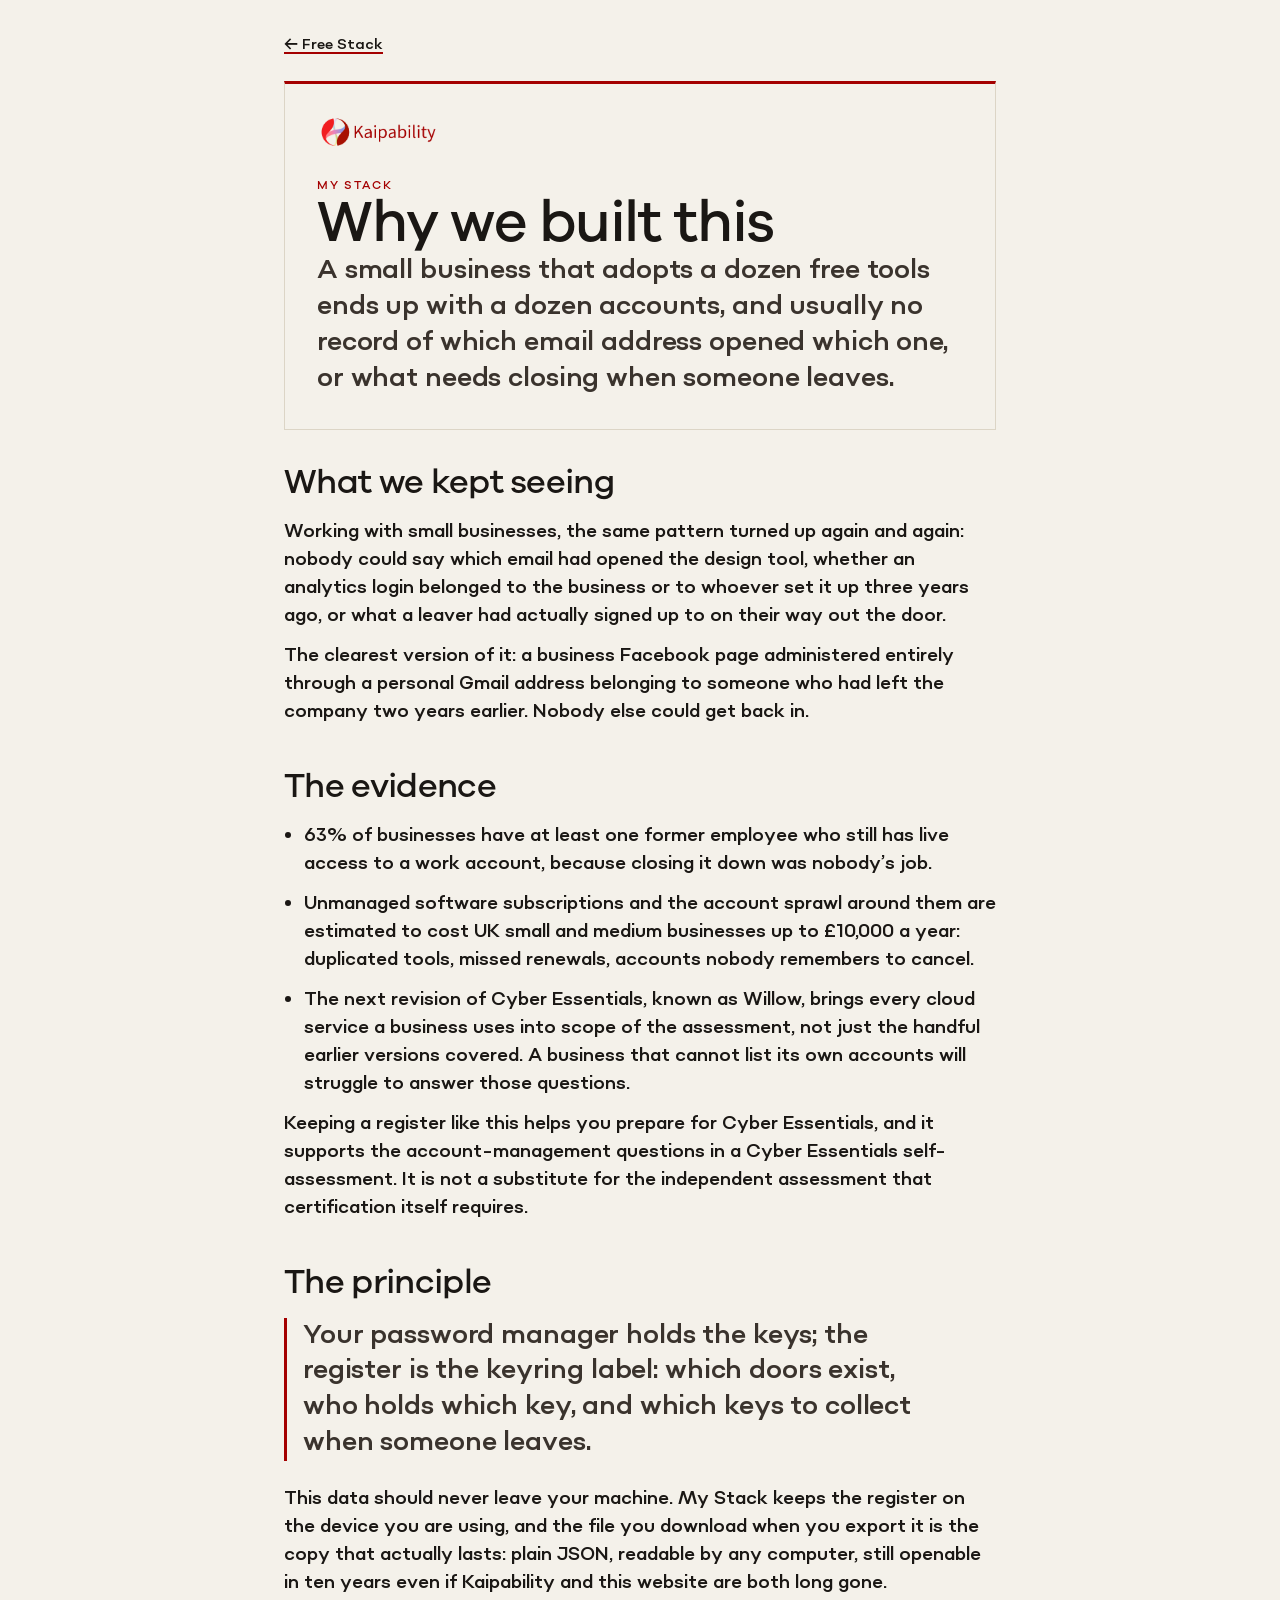
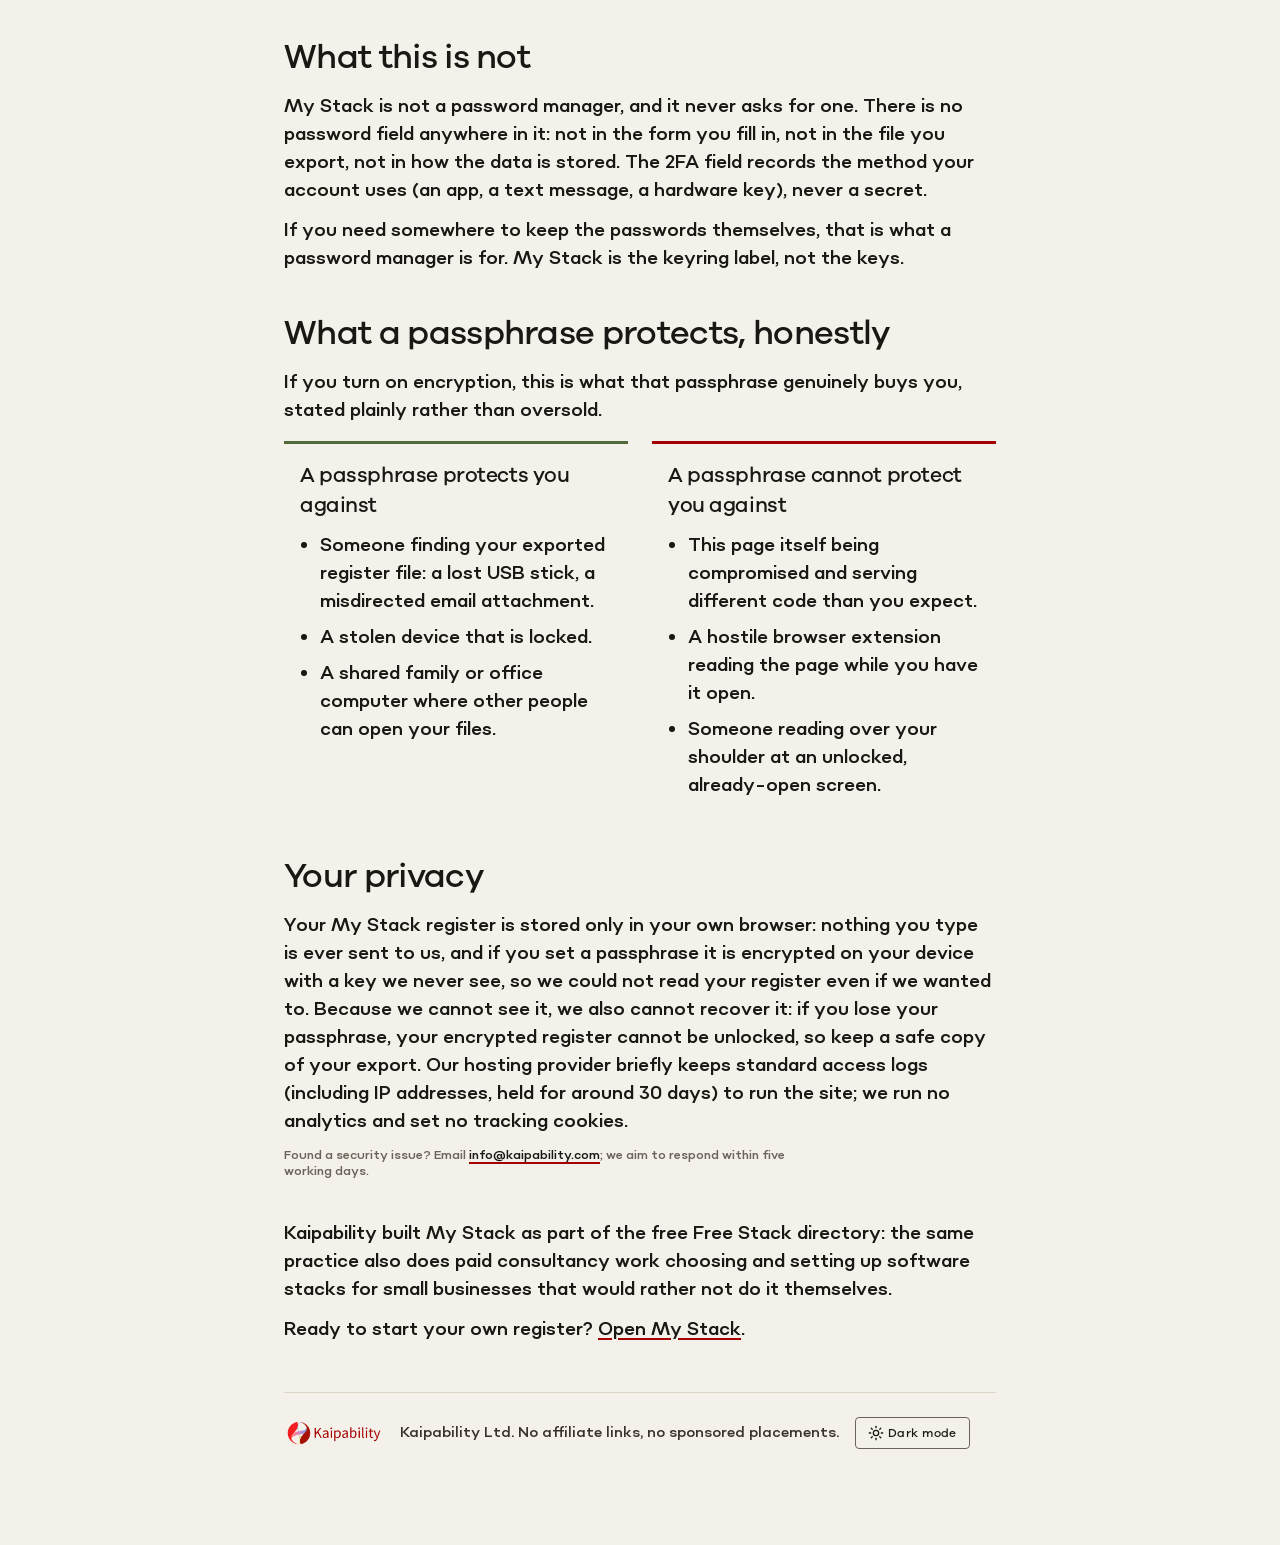
<file: why-register.html>
<!DOCTYPE html>
<html lang="en">
<head>
  <meta charset="UTF-8">
  <meta name="viewport" content="width=device-width, initial-scale=1.0">
  <title>Why we built this · My Stack · Kaipability</title>
  <meta name="description" content="Why Kaipability built My Stack: the evidence behind SaaS account sprawl, what a passphrase genuinely protects, and why this register never leaves your device.">
  <!-- Static and unconditional, like embed.html's: this page holds no
       reader's business data, but it is a workspace-adjacent utility page
       with nothing worth indexing, per PRD-REGISTER section 12. -->
  <meta name="robots" content="noindex">
  <link rel="icon" type="image/png" href="design-system/assets/kaipability-mark.png">

  <!-- No-flash-of-wrong-theme boot script, byte-identical to index.html's:
       kept identical on purpose so the CSP script-src hash already
       allow-listed for index.html's boot script covers this page too,
       without a second hash entry in netlify.toml. Also stamps js-boot on
       the root (Phase 15.4), which only hides anything on index.html's own
       #static-root; harmless here. If this ever needs to diverge from
       index.html's copy, it must get its own hash there. -->
  <script>
    try {
      var t = localStorage.getItem('freestack:v1:theme');
      if (t !== 'light' && t !== 'dark') t = matchMedia('(prefers-color-scheme: dark)').matches ? 'dark' : 'light';
      document.documentElement.setAttribute('data-theme', t);
      document.documentElement.classList.add('js-boot');
    } catch (e) {}
  </script>
  <link rel="stylesheet" href="css/styles.css">
</head>
<body>
  <noscript>
    <div class="app-message">This page needs JavaScript to render. Please enable it and reload.</div>
  </noscript>

  <main id="awareness-root"></main>

  <script type="module" src="js/my/why-register.js"></script>
</body>
</html>
</file>
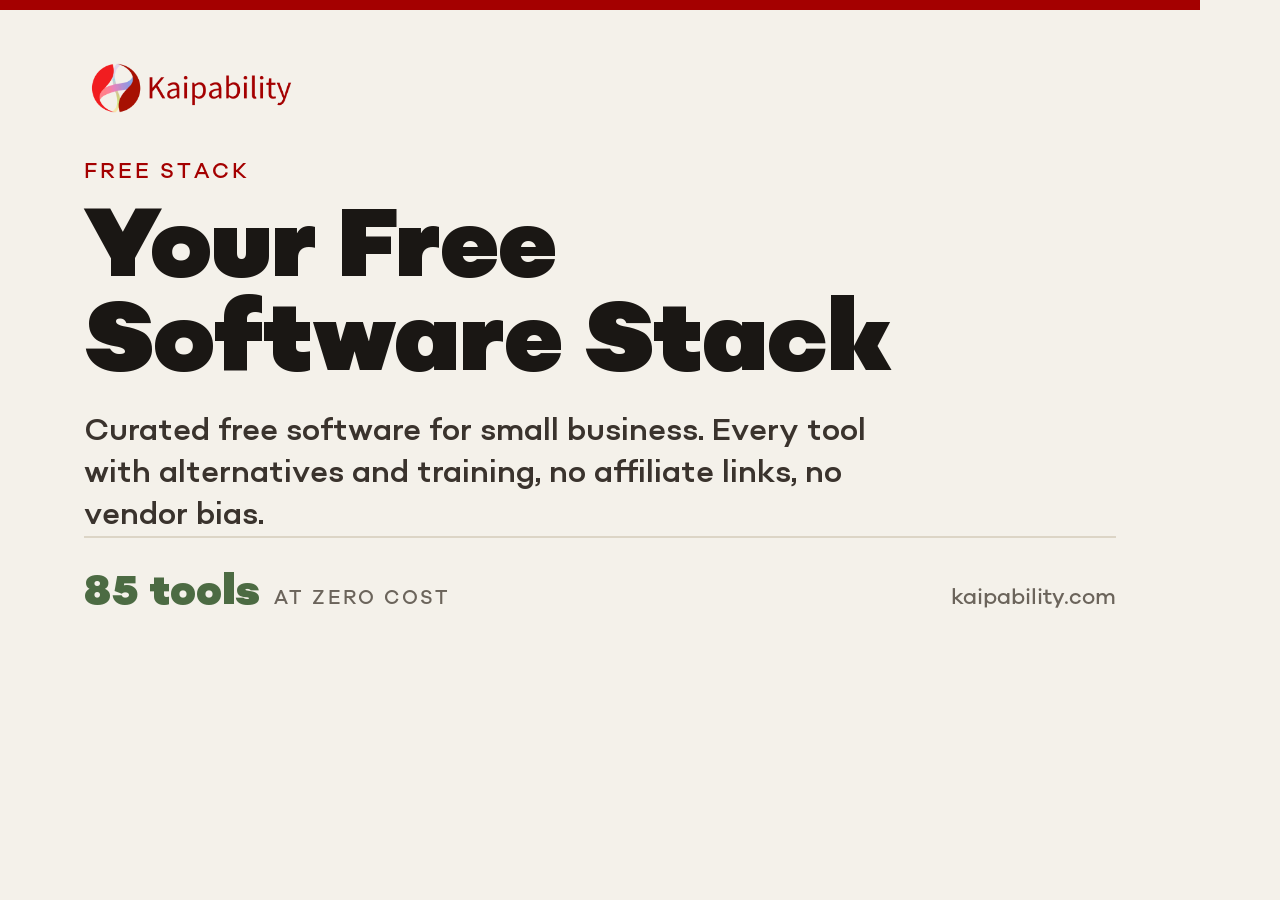
<file: scripts/og-card.html>
<!DOCTYPE html>
<html lang="en">
<head>
<meta charset="utf-8">
<style>
  @font-face {
    font-family: 'Sonny Gothic';
    src: url('../design-system/fonts/SonnyGothic-Regular.woff') format('woff');
    font-weight: 400;
  }
  @font-face {
    font-family: 'Sonny Gothic UltraBlack';
    src: url('../design-system/fonts/SonnyGothic-UltraBlack.ttf') format('truetype');
    font-weight: 900;
  }
  @font-face {
    font-family: 'Galano Grotesque';
    src: url('../design-system/fonts/GalanoGrotesqueMedium.otf') format('opentype');
    font-weight: 500;
  }
  * { margin: 0; padding: 0; box-sizing: border-box; }
  body {
    width: 1200px; height: 630px;
    background: #F4F1EA;
    font-family: 'Sonny Gothic', sans-serif;
    color: #1A1714;
    display: flex; flex-direction: column;
    padding: 60px 84px 56px;
    position: relative;
    overflow: hidden;
  }
  .rule-top { position: absolute; top: 0; left: 0; right: 0; height: 10px; background: #A40000; }
  .brand { display: flex; align-items: center; gap: 18px; }
  .brand img { height: 56px; }
  .eyebrow {
    font-family: 'Galano Grotesque', sans-serif;
    font-size: 22px; letter-spacing: 0.14em; text-transform: uppercase;
    color: #A40000; margin-top: 40px;
  }
  h1 {
    font-family: 'Sonny Gothic UltraBlack', sans-serif;
    font-size: 96px; line-height: 0.98; letter-spacing: -0.01em;
    margin-top: 14px;
  }
  .sub {
    font-size: 30px; line-height: 1.4; color: #3A332D;
    margin-top: 22px; max-width: 840px;
  }
  .footer {
    margin-top: auto; display: flex; align-items: baseline; justify-content: space-between;
    border-top: 2px solid #DCD5C6; padding-top: 26px;
  }
  .stat { font-family: 'Sonny Gothic UltraBlack', sans-serif; font-size: 40px; color: #4C6B43; }
  .stat small { font-family: 'Galano Grotesque', sans-serif; font-size: 20px; letter-spacing: 0.12em; text-transform: uppercase; color: #6B645B; margin-left: 14px; }
  .curated { font-family: 'Galano Grotesque', sans-serif; font-size: 22px; color: #6B645B; }
</style>
</head>
<body>
  <div class="rule-top"></div>
  <div class="brand">
    <img src="../design-system/assets/kaipability-logo-lockup.png" alt="">
  </div>
  <div class="eyebrow">Free Stack</div>
  <h1>Your Free<br>Software Stack</h1>
  <p class="sub">Curated free software for small business. Every tool with alternatives and training, no affiliate links, no vendor bias.</p>
  <div class="footer">
    <div class="stat">85 tools<small>at zero cost</small></div>
    <div class="curated">kaipability.com</div>
  </div>
</body>
</html>
</file>
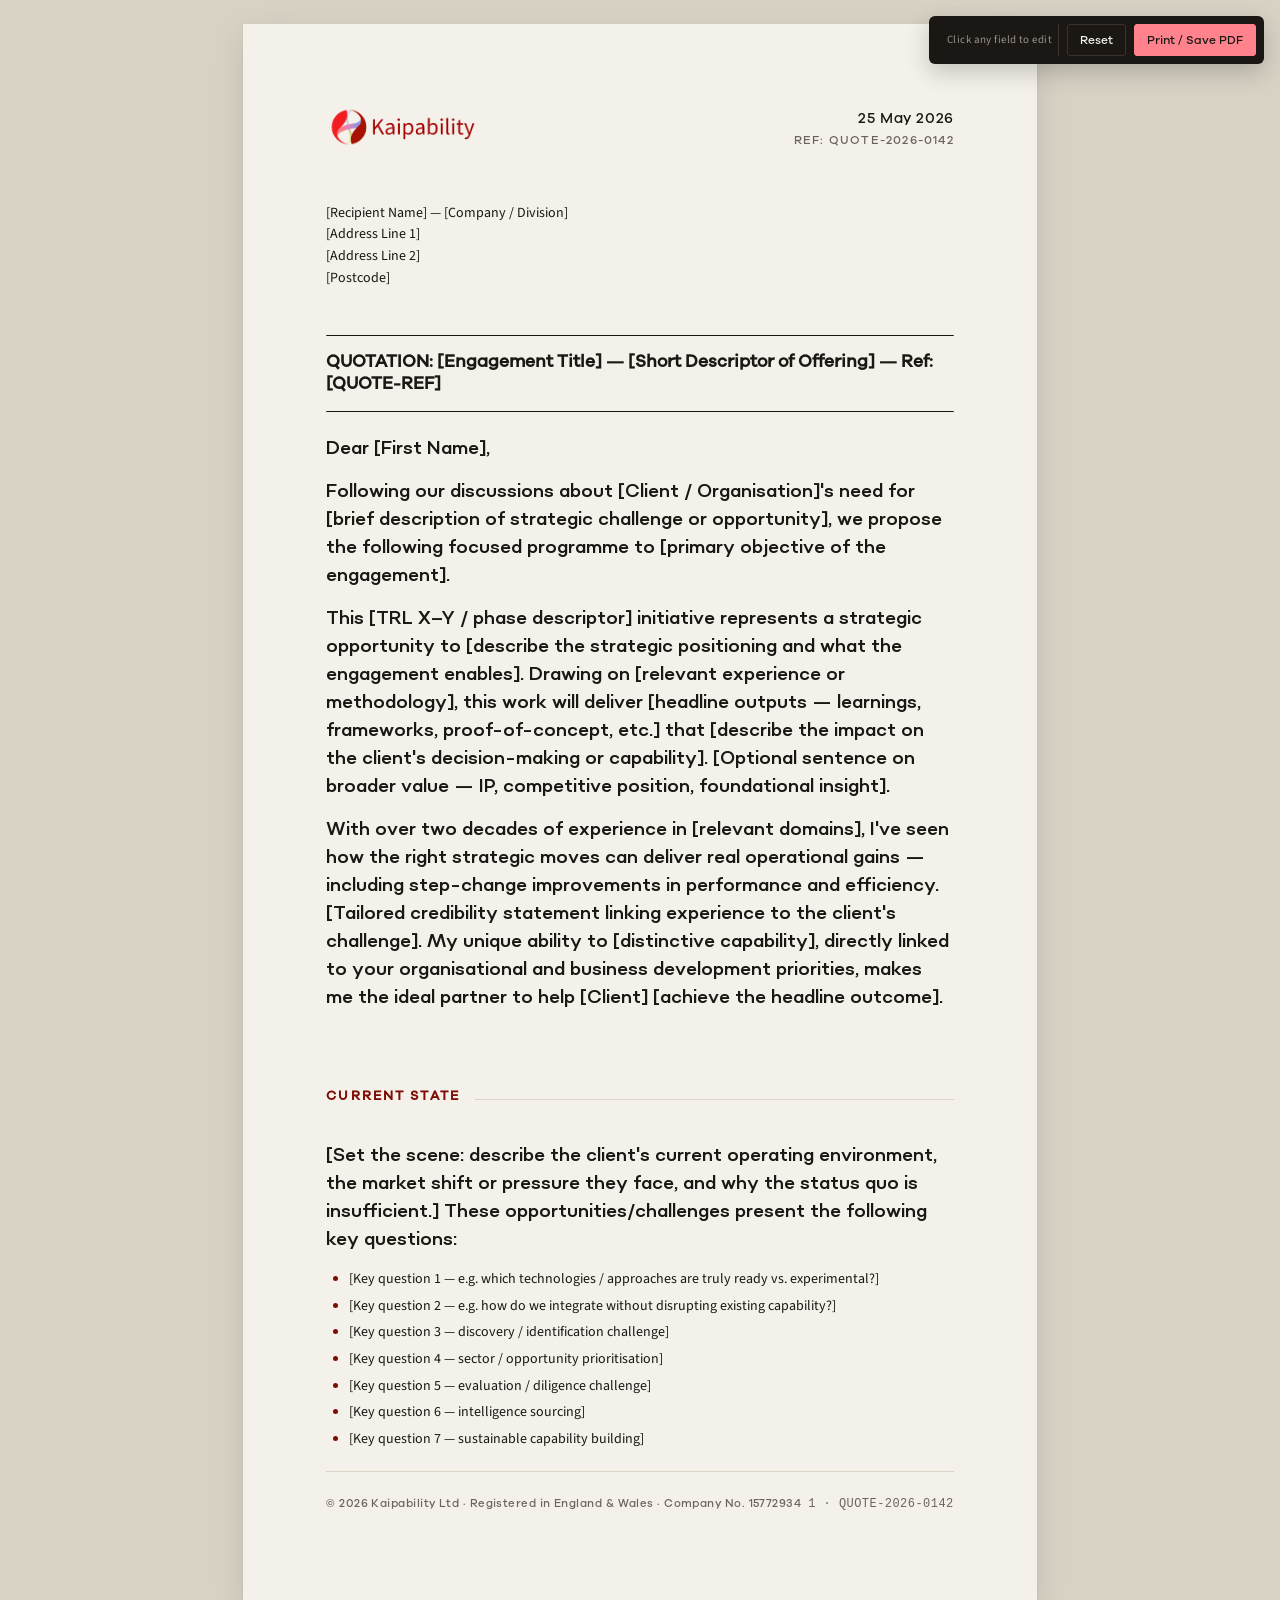
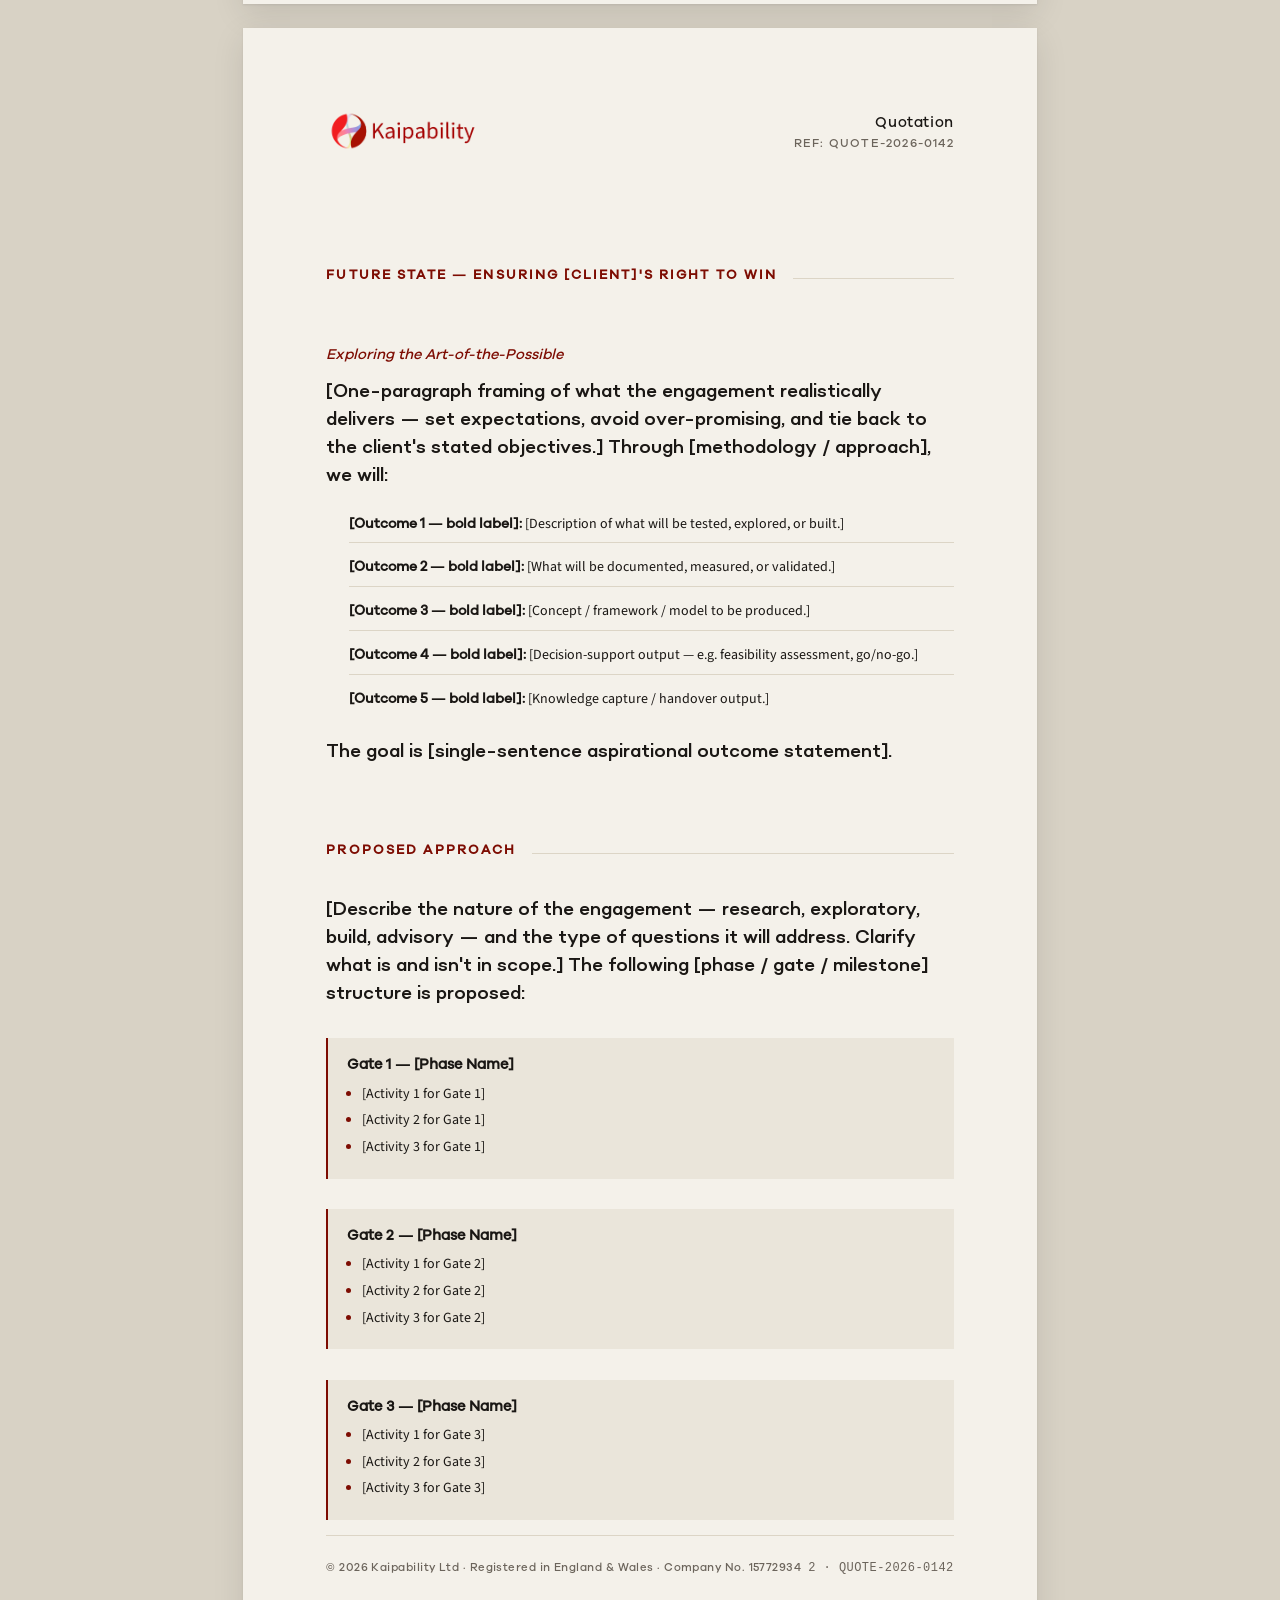
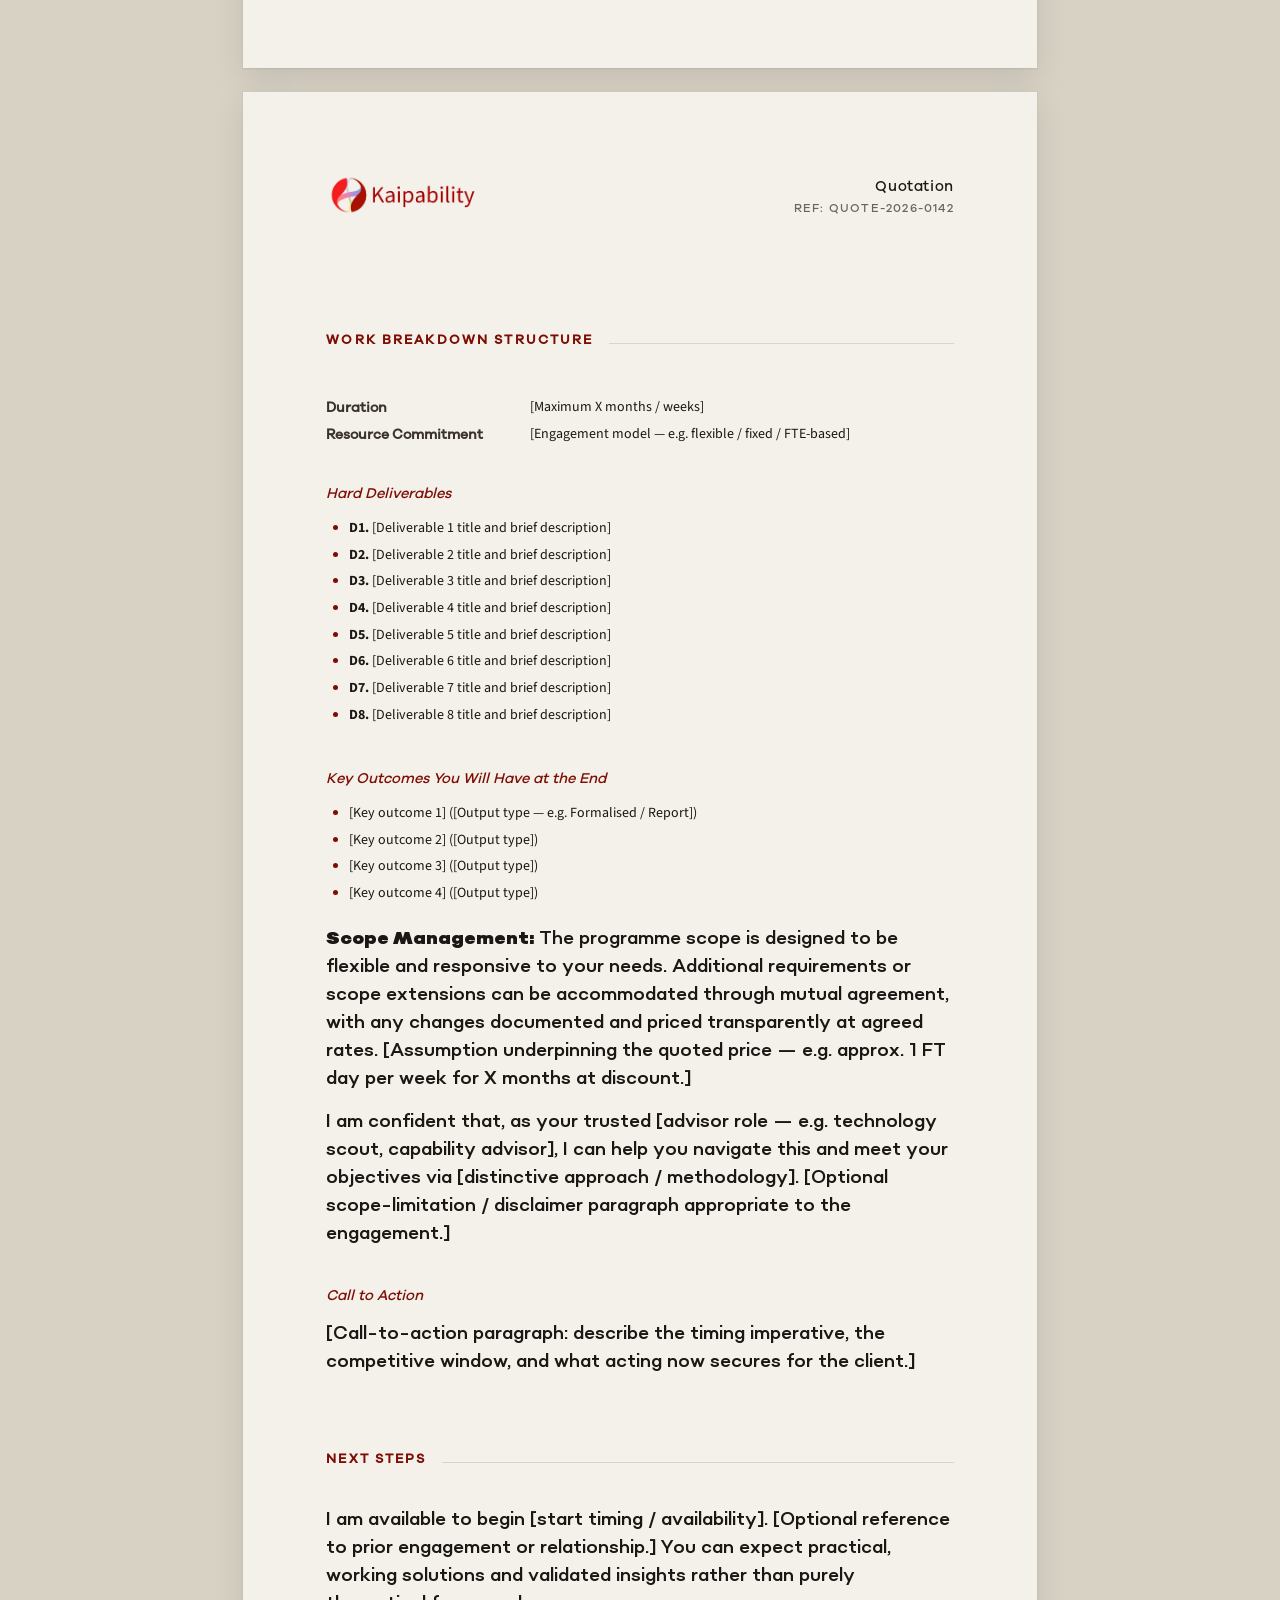
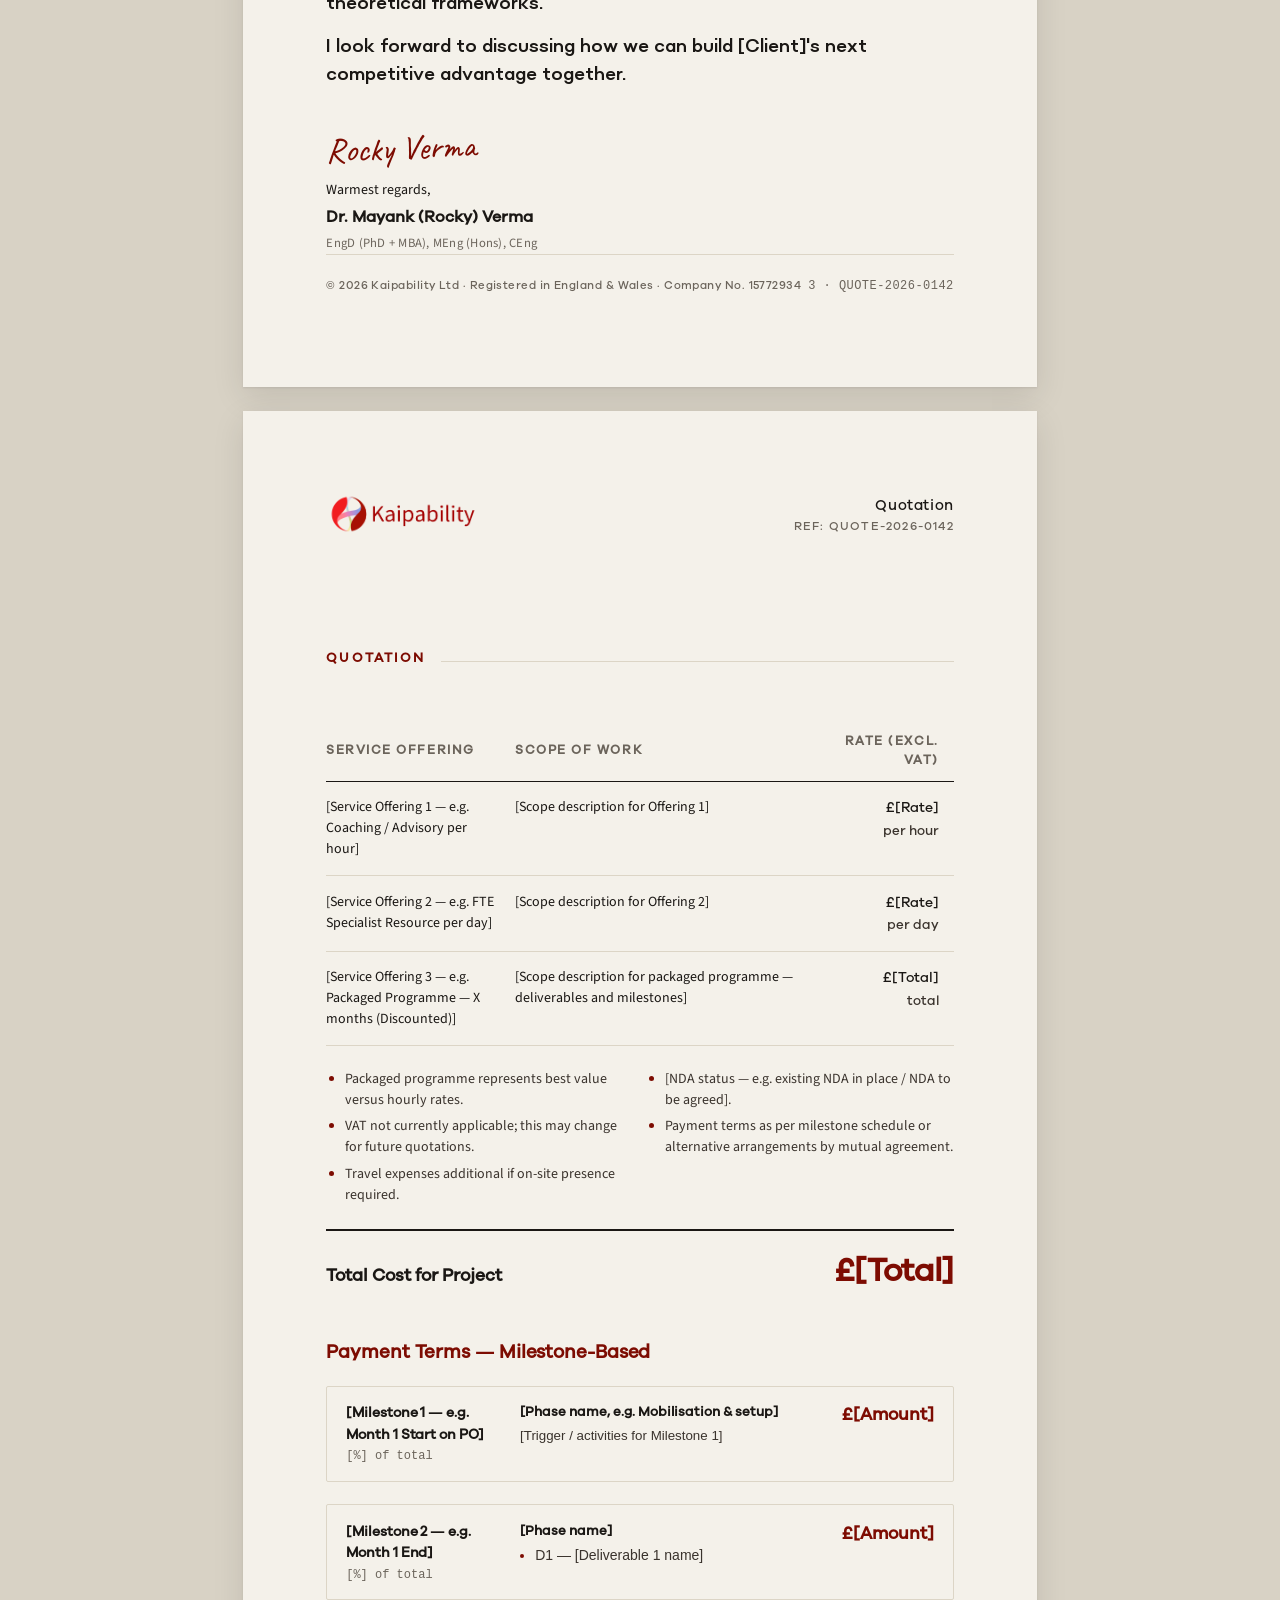
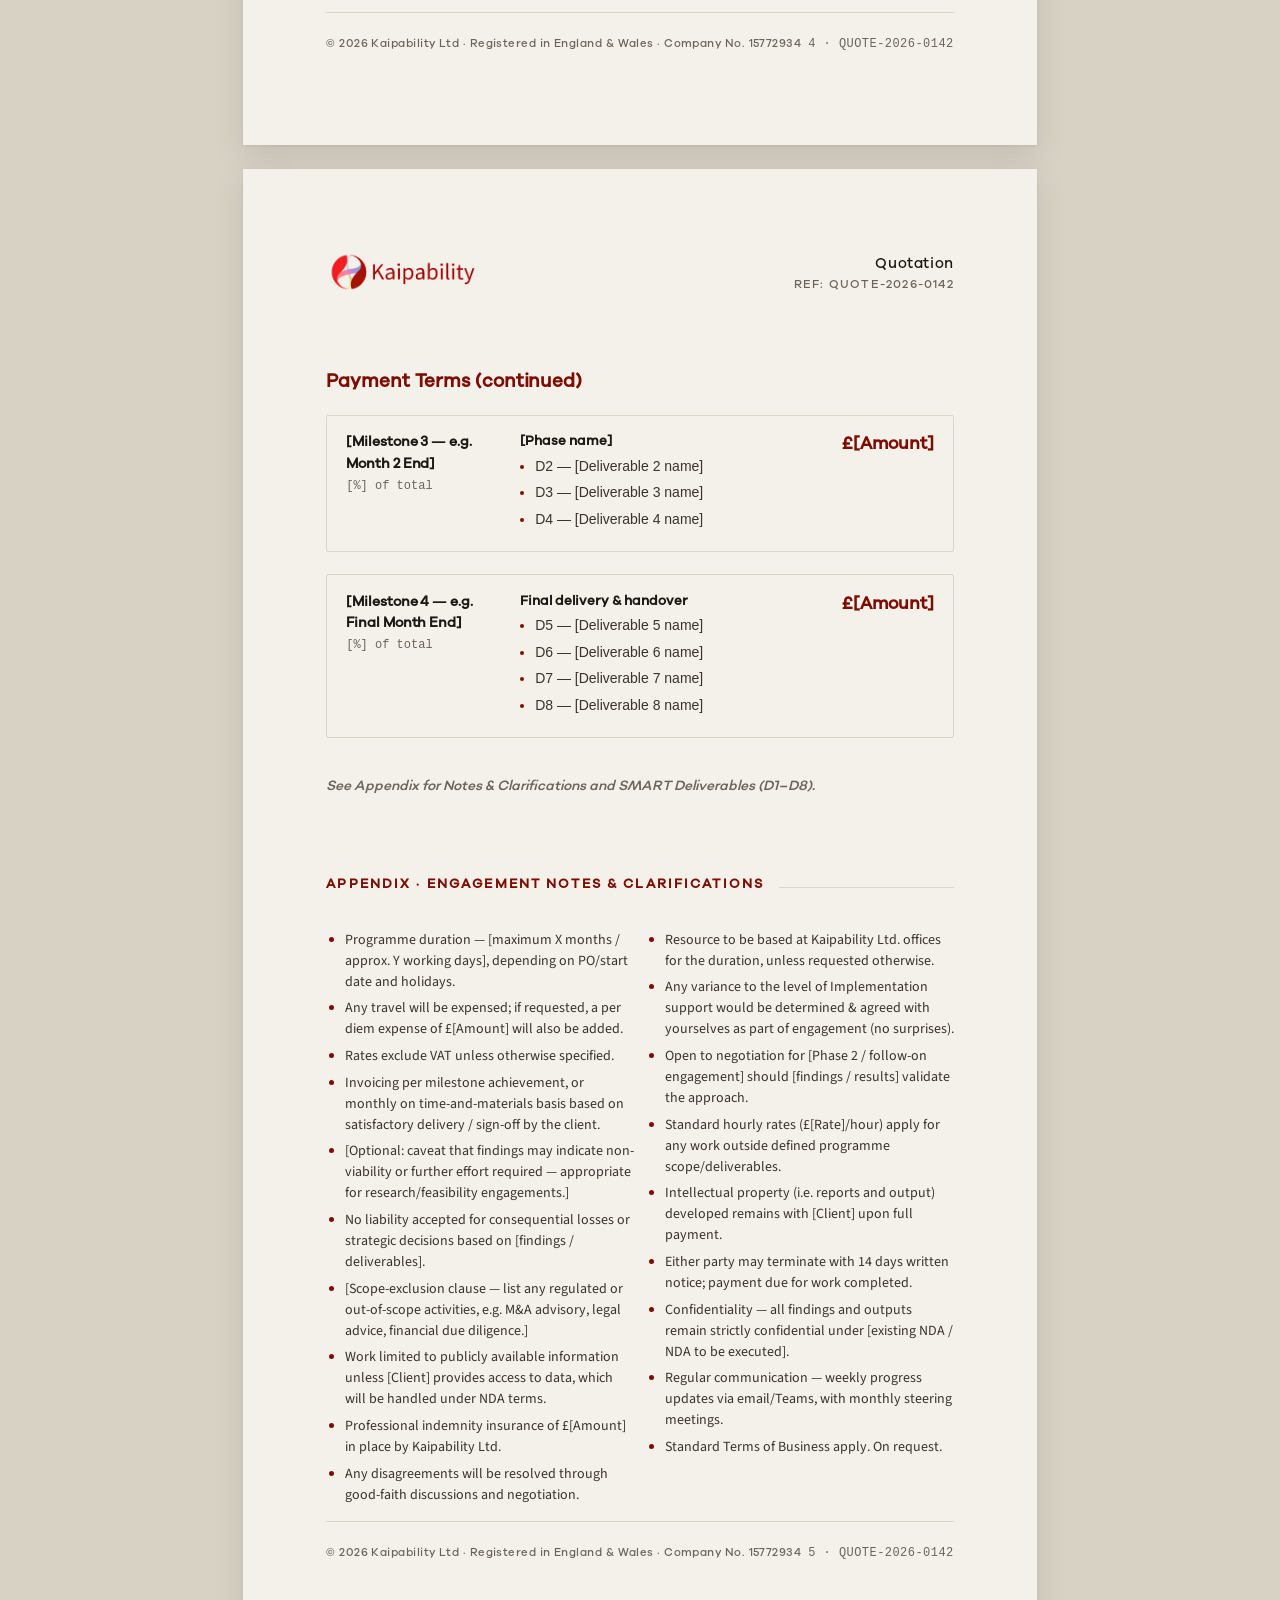
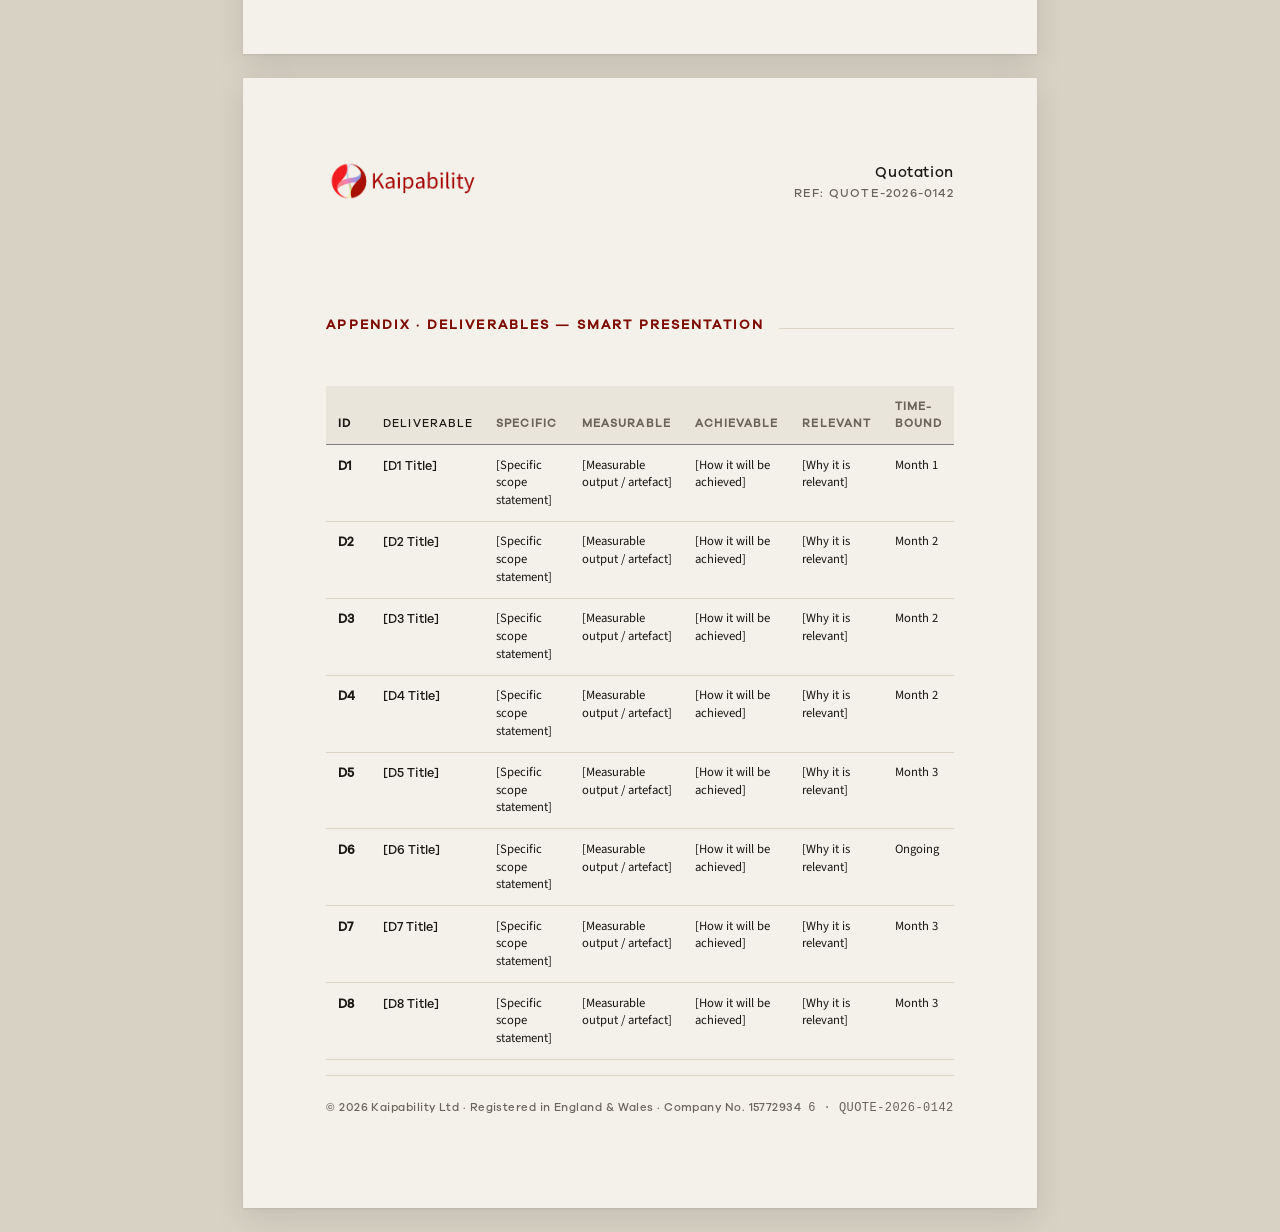
<file: design-system/templates/Engagement Quote.html>
<!doctype html>
<html lang="en" data-kai-schema-version="1.0">
<head>
  <meta charset="utf-8">
  <title>Engagement Quote — Kaipability</title>
  <link rel="stylesheet" href="_quote.css">
  <link rel="stylesheet" href="https://fonts.googleapis.com/css2?family=Source+Sans+3:wght@400;600&family=Caveat:wght@500&family=Montserrat:wght@500;600;700&display=swap">
</head>
<body>

<template id="__bundler_thumbnail" data-bg-color="#F4F1EA">
  <svg viewBox="0 0 1200 800" xmlns="http://www.w3.org/2000/svg">
    <rect width="1200" height="800" fill="#F4F1EA"/>
    <!-- Document silhouette -->
    <rect x="380" y="140" width="440" height="560" rx="6" fill="#FFFFFF" stroke="#DCD5C6" stroke-width="2"/>
    <!-- Letterhead rule -->
    <rect x="420" y="200" width="60" height="4" fill="#7D0C02"/>
    <!-- Title bar -->
    <rect x="420" y="222" width="240" height="14" rx="2" fill="#7D0C02" opacity="0.9"/>
    <!-- Body lines -->
    <g fill="#1A1714" opacity="0.4">
      <rect x="420" y="270" width="360" height="6" rx="2"/>
      <rect x="420" y="288" width="340" height="6" rx="2"/>
      <rect x="420" y="306" width="300" height="6" rx="2"/>
    </g>
    <!-- Heading -->
    <rect x="420" y="350" width="120" height="8" rx="2" fill="#7D0C02"/>
    <g fill="#1A1714" opacity="0.4">
      <rect x="420" y="378" width="360" height="6" rx="2"/>
      <rect x="420" y="396" width="320" height="6" rx="2"/>
      <rect x="420" y="414" width="340" height="6" rx="2"/>
    </g>
    <!-- Total row -->
    <rect x="420" y="600" width="360" height="2" fill="#1A1714"/>
    <rect x="420" y="620" width="80" height="10" rx="2" fill="#1A1714" opacity="0.6"/>
    <rect x="700" y="612" width="80" height="20" rx="3" fill="#7D0C02"/>
  </svg>
</template>


<div class="toolbar no-print">
  <div class="toolbar__hint">Click any field to edit</div>
  <button id="reset-btn">Reset</button>
  <button id="print-btn" class="primary">Print / Save PDF</button>
</div>

<!-- ================== PAGE 1 — LETTER OPENING ================== -->
<div class="page body" data-kai-region="page">

  <div class="page__header" data-kai-region="header">
    <img data-kai-slot="logo" src="../assets/kaipability-logo-lockup.png" alt="Kaipability">
    <div class="meta">
      <b data-edit data-field="date">25 May 2026</b>
      <span data-edit data-field="ref">Ref: QUOTE-2026-0142</span>
    </div>
  </div>

  <div class="recipient" data-edit data-field="recipient">
    [Recipient Name] — [Company / Division]<br>
    [Address Line 1]<br>
    [Address Line 2]<br>
    [Postcode]
  </div>

  <div class="subject" data-edit data-field="subject">
    QUOTATION: [Engagement Title] — [Short Descriptor of Offering] — Ref: [QUOTE-REF]
  </div>

  <p data-edit data-field="salutation">Dear [First Name],</p>

  <p data-edit data-field="opening">
    Following our discussions about [Client / Organisation]'s need for [brief description of strategic challenge or opportunity], we propose the following focused programme to [primary objective of the engagement].
  </p>

  <p data-edit data-field="positioning">
    This [TRL X–Y / phase descriptor] initiative represents a strategic opportunity to [describe the strategic positioning and what the engagement enables]. Drawing on [relevant experience or methodology], this work will deliver [headline outputs — learnings, frameworks, proof-of-concept, etc.] that [describe the impact on the client's decision-making or capability]. [Optional sentence on broader value — IP, competitive position, foundational insight].
  </p>

  <p data-edit data-field="credibility">
    With over two decades of experience in [relevant domains], I've seen how the right strategic moves can deliver real operational gains — including step-change improvements in performance and efficiency. [Tailored credibility statement linking experience to the client's challenge]. My unique ability to [distinctive capability], directly linked to your organisational and business development priorities, makes me the ideal partner to help [Client] [achieve the headline outcome].
  </p>

  <h1 class="h1">Current State</h1>
  <p data-edit data-field="current-state">
    [Set the scene: describe the client's current operating environment, the market shift or pressure they face, and why the status quo is insufficient.] These opportunities/challenges present the following key questions:
  </p>
  <ul data-edit data-field="key-questions">
    <li>[Key question 1 — e.g. which technologies / approaches are truly ready vs. experimental?]</li>
    <li>[Key question 2 — e.g. how do we integrate without disrupting existing capability?]</li>
    <li>[Key question 3 — discovery / identification challenge]</li>
    <li>[Key question 4 — sector / opportunity prioritisation]</li>
    <li>[Key question 5 — evaluation / diligence challenge]</li>
    <li>[Key question 6 — intelligence sourcing]</li>
    <li>[Key question 7 — sustainable capability building]</li>
  </ul>

  <div class="page__footer" data-kai-region="footer">
    <span data-kai-slot="legal-line">© 2026 Kaipability Ltd · Registered in England &amp; Wales · Company No. 15772934</span>
    <span class="page__folio" data-kai-slot="pagination">1 · <span data-edit data-field="ref-foot-1">QUOTE-2026-0142</span></span>
  </div>
</div>

<!-- ================== PAGE 2 — FUTURE STATE + APPROACH ================== -->
<div class="page body" data-kai-region="page">
  <div class="page__header" data-kai-region="header">
    <img data-kai-slot="logo" src="../assets/kaipability-logo-lockup.png" alt="Kaipability">
    <div class="meta">
      <b>Quotation</b>
      <span data-edit data-field="ref-h2">Ref: QUOTE-2026-0142</span>
    </div>
  </div>

  <h1 class="h1">Future State — Ensuring [Client]'s Right to Win</h1>
  <h4 class="h4" data-edit data-field="future-subtitle">Exploring the Art-of-the-Possible</h4>

  <p data-edit data-field="future-intro">
    [One-paragraph framing of what the engagement realistically delivers — set expectations, avoid over-promising, and tie back to the client's stated objectives.] Through [methodology / approach], we will:
  </p>

  <ul class="outcome-list" data-edit data-field="outcomes">
    <li><span><b>[Outcome 1 — bold label]:</b> [Description of what will be tested, explored, or built.]</span></li>
    <li><span><b>[Outcome 2 — bold label]:</b> [What will be documented, measured, or validated.]</span></li>
    <li><span><b>[Outcome 3 — bold label]:</b> [Concept / framework / model to be produced.]</span></li>
    <li><span><b>[Outcome 4 — bold label]:</b> [Decision-support output — e.g. feasibility assessment, go/no-go.]</span></li>
    <li><span><b>[Outcome 5 — bold label]:</b> [Knowledge capture / handover output.]</span></li>
  </ul>

  <p data-edit data-field="goal">The goal is [single-sentence aspirational outcome statement].</p>

  <h1 class="h1">Proposed Approach</h1>
  <p data-edit data-field="approach-intro">
    [Describe the nature of the engagement — research, exploratory, build, advisory — and the type of questions it will address. Clarify what is and isn't in scope.] The following [phase / gate / milestone] structure is proposed:
  </p>

  <div class="gate-block">
    <div class="gate-title" data-edit data-field="gate-1-title">Gate 1 — [Phase Name]</div>
    <ul data-edit data-field="gate-1-acts">
      <li>[Activity 1 for Gate 1]</li>
      <li>[Activity 2 for Gate 1]</li>
      <li>[Activity 3 for Gate 1]</li>
    </ul>
  </div>
  <div class="gate-block">
    <div class="gate-title" data-edit data-field="gate-2-title">Gate 2 — [Phase Name]</div>
    <ul data-edit data-field="gate-2-acts">
      <li>[Activity 1 for Gate 2]</li>
      <li>[Activity 2 for Gate 2]</li>
      <li>[Activity 3 for Gate 2]</li>
    </ul>
  </div>
  <div class="gate-block">
    <div class="gate-title" data-edit data-field="gate-3-title">Gate 3 — [Phase Name]</div>
    <ul data-edit data-field="gate-3-acts">
      <li>[Activity 1 for Gate 3]</li>
      <li>[Activity 2 for Gate 3]</li>
      <li>[Activity 3 for Gate 3]</li>
    </ul>
  </div>

  <div class="page__footer" data-kai-region="footer">
    <span data-kai-slot="legal-line">© 2026 Kaipability Ltd · Registered in England &amp; Wales · Company No. 15772934</span>
    <span class="page__folio" data-kai-slot="pagination">2 · <span data-edit data-field="ref-foot-2">QUOTE-2026-0142</span></span>
  </div>
</div>

<!-- ================== PAGE 3 — WBS + NEXT STEPS + SIGN-OFF ================== -->
<div class="page body" data-kai-region="page">
  <div class="page__header" data-kai-region="header">
    <img data-kai-slot="logo" src="../assets/kaipability-logo-lockup.png" alt="Kaipability">
    <div class="meta">
      <b>Quotation</b>
      <span data-edit data-field="ref-h3">Ref: QUOTE-2026-0142</span>
    </div>
  </div>

  <h1 class="h1">Work Breakdown Structure</h1>

  <dl class="kv">
    <dt>Duration</dt><dd data-edit data-field="wbs-duration">[Maximum X months / weeks]</dd>
    <dt>Resource Commitment</dt><dd data-edit data-field="wbs-resource">[Engagement model — e.g. flexible / fixed / FTE-based]</dd>
  </dl>

  <h4 class="h4">Hard Deliverables</h4>
  <ul data-edit data-field="deliverables">
    <li><b>D1.</b> [Deliverable 1 title and brief description]</li>
    <li><b>D2.</b> [Deliverable 2 title and brief description]</li>
    <li><b>D3.</b> [Deliverable 3 title and brief description]</li>
    <li><b>D4.</b> [Deliverable 4 title and brief description]</li>
    <li><b>D5.</b> [Deliverable 5 title and brief description]</li>
    <li><b>D6.</b> [Deliverable 6 title and brief description]</li>
    <li><b>D7.</b> [Deliverable 7 title and brief description]</li>
    <li><b>D8.</b> [Deliverable 8 title and brief description]</li>
  </ul>

  <h4 class="h4">Key Outcomes You Will Have at the End</h4>
  <ul data-edit data-field="key-outcomes">
    <li>[Key outcome 1] ([Output type — e.g. Formalised / Report])</li>
    <li>[Key outcome 2] ([Output type])</li>
    <li>[Key outcome 3] ([Output type])</li>
    <li>[Key outcome 4] ([Output type])</li>
  </ul>

  <p data-edit data-field="scope-mgmt">
    <b>Scope Management:</b> The programme scope is designed to be flexible and responsive to your needs. Additional requirements or scope extensions can be accommodated through mutual agreement, with any changes documented and priced transparently at agreed rates. [Assumption underpinning the quoted price — e.g. approx. 1 FT day per week for X months at discount.]
  </p>

  <p data-edit data-field="confidence">
    I am confident that, as your trusted [advisor role — e.g. technology scout, capability advisor], I can help you navigate this and meet your objectives via [distinctive approach / methodology]. [Optional scope-limitation / disclaimer paragraph appropriate to the engagement.]
  </p>

  <h4 class="h4">Call to Action</h4>
  <p data-edit data-field="call-to-action">
    [Call-to-action paragraph: describe the timing imperative, the competitive window, and what acting now secures for the client.]
  </p>

  <h1 class="h1">Next Steps</h1>
  <p data-edit data-field="next-steps">
    I am available to begin [start timing / availability]. [Optional reference to prior engagement or relationship.] You can expect practical, working solutions and validated insights rather than purely theoretical frameworks.
  </p>
  <p data-edit data-field="closing">
    I look forward to discussing how we can build [Client]'s next competitive advantage together.
  </p>

  <div class="signoff">
    <span class="signed" data-edit data-field="signature">Rocky Verma</span>
    <span>Warmest regards,</span>
    <span class="name">Dr. Mayank (Rocky) Verma</span>
    <span class="creds">EngD (PhD + MBA), MEng (Hons), CEng</span>
  </div>

  <div class="page__footer" data-kai-region="footer">
    <span data-kai-slot="legal-line">© 2026 Kaipability Ltd · Registered in England &amp; Wales · Company No. 15772934</span>
    <span class="page__folio" data-kai-slot="pagination">3 · <span data-edit data-field="ref-foot-3">QUOTE-2026-0142</span></span>
  </div>
</div>

<!-- ================== PAGE 4 — QUOTATION TABLE ================== -->
<div class="page body" data-kai-region="page">
  <div class="page__header" data-kai-region="header">
    <img data-kai-slot="logo" src="../assets/kaipability-logo-lockup.png" alt="Kaipability">
    <div class="meta">
      <b>Quotation</b>
      <span data-edit data-field="ref-h4">Ref: QUOTE-2026-0142</span>
    </div>
  </div>

  <h1 class="h1">Quotation</h1>

  <table class="quote-table">
    <thead>
      <tr>
        <th style="width: 50mm;">Service Offering</th>
        <th>Scope of Work</th>
        <th style="width: 36mm;">Rate (excl. VAT)</th>
      </tr>
    </thead>
    <tbody>
      <tr>
        <td data-edit data-field="svc-1-title">[Service Offering 1 — e.g. Coaching / Advisory per hour]</td>
        <td data-edit data-field="svc-1-scope">[Scope description for Offering 1]</td>
        <td data-edit data-field="svc-1-rate">£[Rate]<span class="desc">per hour</span></td>
      </tr>
      <tr>
        <td data-edit data-field="svc-2-title">[Service Offering 2 — e.g. FTE Specialist Resource per day]</td>
        <td data-edit data-field="svc-2-scope">[Scope description for Offering 2]</td>
        <td data-edit data-field="svc-2-rate">£[Rate]<span class="desc">per day</span></td>
      </tr>
      <tr>
        <td data-edit data-field="svc-3-title">[Service Offering 3 — e.g. Packaged Programme — X months (Discounted)]</td>
        <td data-edit data-field="svc-3-scope">[Scope description for packaged programme — deliverables and milestones]</td>
        <td data-edit data-field="svc-3-rate">£[Total]<span class="desc">total</span></td>
      </tr>
    </tbody>
  </table>

  <div class="notes">
    <ul data-edit data-field="quote-notes">
      <li>Packaged programme represents best value versus hourly rates.</li>
      <li>VAT not currently applicable; this may change for future quotations.</li>
      <li>Travel expenses additional if on-site presence required.</li>
      <li>[NDA status — e.g. existing NDA in place / NDA to be agreed].</li>
      <li>Payment terms as per milestone schedule or alternative arrangements by mutual agreement.</li>
    </ul>
  </div>

  <div class="total-row">
    <span class="label">Total Cost for Project</span>
    <span class="amount" data-edit data-field="total-cost">£[Total]</span>
  </div>

  <h2 class="h2" style="margin-top: 8mm;">Payment Terms — Milestone-Based</h2>

  <div class="milestone">
    <div>
      <div class="ms-label" data-edit data-field="ms-1-when">[Milestone 1 — e.g. Month 1 Start on PO]</div>
      <div class="ms-pct" data-edit data-field="ms-1-pct">[%] of total</div>
    </div>
    <div class="ms-name">
      <b data-edit data-field="ms-1-phase">[Phase name, e.g. Mobilisation &amp; setup]</b>
      <span data-edit data-field="ms-1-trigger" style="display:block; margin-top:1mm; color: var(--ink-2);">[Trigger / activities for Milestone 1]</span>
    </div>
    <div class="ms-amt" data-edit data-field="ms-1-amt">£[Amount]</div>
  </div>

  <div class="milestone">
    <div>
      <div class="ms-label" data-edit data-field="ms-2-when">[Milestone 2 — e.g. Month 1 End]</div>
      <div class="ms-pct" data-edit data-field="ms-2-pct">[%] of total</div>
    </div>
    <div class="ms-name">
      <b data-edit data-field="ms-2-phase">[Phase name]</b>
      <ul data-edit data-field="ms-2-deliverables"><li>D1 — [Deliverable 1 name]</li></ul>
    </div>
    <div class="ms-amt" data-edit data-field="ms-2-amt">£[Amount]</div>
  </div>

  <div class="page__footer" data-kai-region="footer">
    <span data-kai-slot="legal-line">© 2026 Kaipability Ltd · Registered in England &amp; Wales · Company No. 15772934</span>
    <span class="page__folio" data-kai-slot="pagination">4 · <span data-edit data-field="ref-foot-4">QUOTE-2026-0142</span></span>
  </div>
</div>

<!-- ================== PAGE 5 — REMAINING MILESTONES + APPENDIX A ================== -->
<div class="page body" data-kai-region="page">
  <div class="page__header" data-kai-region="header">
    <img data-kai-slot="logo" src="../assets/kaipability-logo-lockup.png" alt="Kaipability">
    <div class="meta">
      <b>Quotation</b>
      <span data-edit data-field="ref-h5">Ref: QUOTE-2026-0142</span>
    </div>
  </div>

  <h2 class="h2">Payment Terms (continued)</h2>

  <div class="milestone">
    <div>
      <div class="ms-label" data-edit data-field="ms-3-when">[Milestone 3 — e.g. Month 2 End]</div>
      <div class="ms-pct" data-edit data-field="ms-3-pct">[%] of total</div>
    </div>
    <div class="ms-name">
      <b data-edit data-field="ms-3-phase">[Phase name]</b>
      <ul data-edit data-field="ms-3-deliverables">
        <li>D2 — [Deliverable 2 name]</li>
        <li>D3 — [Deliverable 3 name]</li>
        <li>D4 — [Deliverable 4 name]</li>
      </ul>
    </div>
    <div class="ms-amt" data-edit data-field="ms-3-amt">£[Amount]</div>
  </div>

  <div class="milestone">
    <div>
      <div class="ms-label" data-edit data-field="ms-4-when">[Milestone 4 — e.g. Final Month End]</div>
      <div class="ms-pct" data-edit data-field="ms-4-pct">[%] of total</div>
    </div>
    <div class="ms-name">
      <b data-edit data-field="ms-4-phase">Final delivery &amp; handover</b>
      <ul data-edit data-field="ms-4-deliverables">
        <li>D5 — [Deliverable 5 name]</li>
        <li>D6 — [Deliverable 6 name]</li>
        <li>D7 — [Deliverable 7 name]</li>
        <li>D8 — [Deliverable 8 name]</li>
      </ul>
    </div>
    <div class="ms-amt" data-edit data-field="ms-4-amt">£[Amount]</div>
  </div>

  <p style="margin-top: 6mm; font-size: 10pt; color: var(--ink-3); font-style: italic;">See Appendix for Notes &amp; Clarifications and SMART Deliverables (D1–D8).</p>

  <h1 class="h1">Appendix · Engagement Notes &amp; Clarifications</h1>

  <ul style="columns: 2; column-gap: 8mm; font-size: 9.5pt; line-height: 1.5; color: var(--ink-2); padding-left: 5mm;" data-edit data-field="appendix-notes">
    <li>Programme duration — [maximum X months / approx. Y working days], depending on PO/start date and holidays.</li>
    <li>Any travel will be expensed; if requested, a per diem expense of £[Amount] will also be added.</li>
    <li>Rates exclude VAT unless otherwise specified.</li>
    <li>Invoicing per milestone achievement, or monthly on time-and-materials basis based on satisfactory delivery / sign-off by the client.</li>
    <li>[Optional: caveat that findings may indicate non-viability or further effort required — appropriate for research/feasibility engagements.]</li>
    <li>No liability accepted for consequential losses or strategic decisions based on [findings / deliverables].</li>
    <li>[Scope-exclusion clause — list any regulated or out-of-scope activities, e.g. M&amp;A advisory, legal advice, financial due diligence.]</li>
    <li>Work limited to publicly available information unless [Client] provides access to data, which will be handled under NDA terms.</li>
    <li>Professional indemnity insurance of £[Amount] in place by Kaipability Ltd.</li>
    <li>Any disagreements will be resolved through good-faith discussions and negotiation.</li>
    <li>Resource to be based at Kaipability Ltd. offices for the duration, unless requested otherwise.</li>
    <li>Any variance to the level of Implementation support would be determined &amp; agreed with yourselves as part of engagement (no surprises).</li>
    <li>Open to negotiation for [Phase 2 / follow-on engagement] should [findings / results] validate the approach.</li>
    <li>Standard hourly rates (£[Rate]/hour) apply for any work outside defined programme scope/deliverables.</li>
    <li>Intellectual property (i.e. reports and output) developed remains with [Client] upon full payment.</li>
    <li>Either party may terminate with 14 days written notice; payment due for work completed.</li>
    <li>Confidentiality — all findings and outputs remain strictly confidential under [existing NDA / NDA to be executed].</li>
    <li>Regular communication — weekly progress updates via email/Teams, with monthly steering meetings.</li>
    <li>Standard Terms of Business apply. On request.</li>
  </ul>

  <div class="page__footer" data-kai-region="footer">
    <span data-kai-slot="legal-line">© 2026 Kaipability Ltd · Registered in England &amp; Wales · Company No. 15772934</span>
    <span class="page__folio" data-kai-slot="pagination">5 · <span data-edit data-field="ref-foot-5">QUOTE-2026-0142</span></span>
  </div>
</div>

<!-- ================== PAGE 6 — SMART DELIVERABLES TABLE ================== -->
<div class="page body" data-kai-region="page">
  <div class="page__header" data-kai-region="header">
    <img data-kai-slot="logo" src="../assets/kaipability-logo-lockup.png" alt="Kaipability">
    <div class="meta">
      <b>Quotation</b>
      <span data-edit data-field="ref-h6">Ref: QUOTE-2026-0142</span>
    </div>
  </div>

  <h1 class="h1">Appendix · Deliverables — SMART Presentation</h1>

  <table class="smart-table">
    <thead>
      <tr>
        <th class="id">ID</th>
        <th class="title-col">Deliverable</th>
        <th>Specific</th>
        <th>Measurable</th>
        <th>Achievable</th>
        <th>Relevant</th>
        <th style="width: 18mm;">Time-bound</th>
      </tr>
    </thead>
    <tbody>
      <tr>
        <td class="id">D1</td>
        <td class="title-col" data-edit data-field="smart-d1-title">[D1 Title]</td>
        <td data-edit data-field="smart-d1-s">[Specific scope statement]</td>
        <td data-edit data-field="smart-d1-m">[Measurable output / artefact]</td>
        <td data-edit data-field="smart-d1-a">[How it will be achieved]</td>
        <td data-edit data-field="smart-d1-r">[Why it is relevant]</td>
        <td data-edit data-field="smart-d1-t">Month 1</td>
      </tr>
      <tr>
        <td class="id">D2</td>
        <td class="title-col" data-edit data-field="smart-d2-title">[D2 Title]</td>
        <td data-edit data-field="smart-d2-s">[Specific scope statement]</td>
        <td data-edit data-field="smart-d2-m">[Measurable output / artefact]</td>
        <td data-edit data-field="smart-d2-a">[How it will be achieved]</td>
        <td data-edit data-field="smart-d2-r">[Why it is relevant]</td>
        <td data-edit data-field="smart-d2-t">Month 2</td>
      </tr>
      <tr>
        <td class="id">D3</td>
        <td class="title-col" data-edit data-field="smart-d3-title">[D3 Title]</td>
        <td data-edit data-field="smart-d3-s">[Specific scope statement]</td>
        <td data-edit data-field="smart-d3-m">[Measurable output / artefact]</td>
        <td data-edit data-field="smart-d3-a">[How it will be achieved]</td>
        <td data-edit data-field="smart-d3-r">[Why it is relevant]</td>
        <td data-edit data-field="smart-d3-t">Month 2</td>
      </tr>
      <tr>
        <td class="id">D4</td>
        <td class="title-col" data-edit data-field="smart-d4-title">[D4 Title]</td>
        <td data-edit data-field="smart-d4-s">[Specific scope statement]</td>
        <td data-edit data-field="smart-d4-m">[Measurable output / artefact]</td>
        <td data-edit data-field="smart-d4-a">[How it will be achieved]</td>
        <td data-edit data-field="smart-d4-r">[Why it is relevant]</td>
        <td data-edit data-field="smart-d4-t">Month 2</td>
      </tr>
      <tr>
        <td class="id">D5</td>
        <td class="title-col" data-edit data-field="smart-d5-title">[D5 Title]</td>
        <td data-edit data-field="smart-d5-s">[Specific scope statement]</td>
        <td data-edit data-field="smart-d5-m">[Measurable output / artefact]</td>
        <td data-edit data-field="smart-d5-a">[How it will be achieved]</td>
        <td data-edit data-field="smart-d5-r">[Why it is relevant]</td>
        <td data-edit data-field="smart-d5-t">Month 3</td>
      </tr>
      <tr>
        <td class="id">D6</td>
        <td class="title-col" data-edit data-field="smart-d6-title">[D6 Title]</td>
        <td data-edit data-field="smart-d6-s">[Specific scope statement]</td>
        <td data-edit data-field="smart-d6-m">[Measurable output / artefact]</td>
        <td data-edit data-field="smart-d6-a">[How it will be achieved]</td>
        <td data-edit data-field="smart-d6-r">[Why it is relevant]</td>
        <td data-edit data-field="smart-d6-t">Ongoing</td>
      </tr>
      <tr>
        <td class="id">D7</td>
        <td class="title-col" data-edit data-field="smart-d7-title">[D7 Title]</td>
        <td data-edit data-field="smart-d7-s">[Specific scope statement]</td>
        <td data-edit data-field="smart-d7-m">[Measurable output / artefact]</td>
        <td data-edit data-field="smart-d7-a">[How it will be achieved]</td>
        <td data-edit data-field="smart-d7-r">[Why it is relevant]</td>
        <td data-edit data-field="smart-d7-t">Month 3</td>
      </tr>
      <tr>
        <td class="id">D8</td>
        <td class="title-col" data-edit data-field="smart-d8-title">[D8 Title]</td>
        <td data-edit data-field="smart-d8-s">[Specific scope statement]</td>
        <td data-edit data-field="smart-d8-m">[Measurable output / artefact]</td>
        <td data-edit data-field="smart-d8-a">[How it will be achieved]</td>
        <td data-edit data-field="smart-d8-r">[Why it is relevant]</td>
        <td data-edit data-field="smart-d8-t">Month 3</td>
      </tr>
    </tbody>
  </table>

  <div class="page__footer" data-kai-region="footer">
    <span data-kai-slot="legal-line">© 2026 Kaipability Ltd · Registered in England &amp; Wales · Company No. 15772934</span>
    <span class="page__folio" data-kai-slot="pagination">6 · <span data-edit data-field="ref-foot-6">QUOTE-2026-0142</span></span>
  </div>
</div>

<script src="_quote.js"></script>
</body>
</html>
</file>
<file: css/styles.css>
/* ==========================================================================
   Free Stack stylesheet
   The brand source of truth is design-system/colors_and_type.css (tokens,
   fonts, base type). This file consumes those tokens and adds the app layer:
   APP TOKENS → DARK MODE → BASE → COMPONENTS → CURATOR → CLIENT → WORKSPACE
   → PRINT. The WORKSPACE block (js/my/*, the /my surface, PRD-REGISTER) is
   owned by the workspace-builder agent and is otherwise additive: it must
   not redefine anything above it.
   Mapping documented in DESIGN-SYSTEM.md. The vibe: a confidential memo
   printed on good paper. Flat, square, cream and oxblood.
   ========================================================================== */

@import url("../design-system/colors_and_type.css");

/* === APP TOKENS ============================================================ */
:root {
  /* Tool types mapped to the brand's semantic palette.
     Badges are status chips in a data table, the one sanctioned pill. */
  --core-bg: var(--positive-tint);  --core-fg: #445C32;
  --noncore-bg: var(--caution-tint); --noncore-fg: #7A5A20;
  --m365-bg: var(--info-tint);      --m365-fg: #2F4763;
  --sector-bg: var(--lavender-2);   --sector-fg: #5C4A70;

  /* Row accents: a rule of the type colour, not a loud wash */
  --core-rule: var(--positive);
  --noncore-rule: var(--caution);
  --m365-rule: var(--info);
  --sector-rule: #8A79A0;
}

/* === DARK MODE ==============================================================
   Every token below is overridden here and only here; design-system files
   are never edited. Higher specificity than the plain :root blocks above
   (an attribute selector on :root beats a bare :root), so it wins regardless
   of source order. Everything else in the app (cards, table, chips, chart)
   inherits these same custom properties, so this block is the entire theme.

   Computed contrast (WCAG relative-luminance formula, scratch script, see
   task report): every body-text pair below clears 4.5:1, every non-text/
   focus pair clears 3:1, both against --paper and --paper-2. Two tokens
   deliberately do NOT track the light-mode relationship:
     --oxblood-deep ends up LIGHTER than --oxblood (light mode is the other
       way round), because on dark backgrounds it is read as text (error
       copy, the active starter-pack chip) as often as it is read as a
       button fill, and every one of those text uses needs to be light
       enough to sit on a near-black surface.
     --graphite is flipped light-for-dark, because .btn-secondary and the
       cost-chart bar both use it as a hover fill that has to keep working
       against text colours that swap with the theme (see the button rules
       just below the token list). */
:root[data-theme="dark"] {
  --paper:        #16130F;
  --paper-2:      #201C16;
  --paper-edge:   #353028;
  --ink:          #EFEAE0;
  --ink-2:        #C9C2B4;
  --ink-3:        #9C9384;
  --ink-4:        #847C6C;

  --oxblood:      #D97369;  /* lightened: text, links, rules, focus ring */
  --oxblood-deep: #E2887F;  /* lighter still: see note above */
  --oxblood-tint: #301A14;

  --graphite:     #DCD4C2;
  --steel-3:      #4C463A;

  --positive:      #8FBF6F;
  --positive-tint: #2A3320;
  --caution:       #D1A24C;
  --caution-tint:  #3A2E14;
  --info:          #7EA6CC;
  --info-tint:     #1E2A38;
  --lavender-2:    #2E2438;

  /* Badge text: hardcoded hex in APP TOKENS above, so hardcoded again here. */
  --core-fg:    #B7D69C;
  --noncore-fg: #E3B968;
  --m365-fg:    #9FC1E0;
  --sector-fg:  #D8C3EA;
  --sector-rule: #B39FCB;
}

/* .btn-primary keeps its normal rule (background: var(--oxblood); color:
   var(--paper);) unmodified: with the tokens above that already resolves to
   a light red button with near-black text at 5.8:1, no override needed. The
   :hover swap to --oxblood-deep is the one path that would otherwise pair
   two similarly dark colours, so it is the one rule this theme touches. */
:root[data-theme="dark"] .btn-primary:hover { background: var(--oxblood-deep); }

/* === BASE ================================================================== */
*, *::before, *::after { box-sizing: border-box; }

body {
  margin: 0;
  font-size: var(--fs-16);
  line-height: var(--lh-16);
}

h1, h2, h3 { margin: 0; }
p { margin: 0; }
img { max-width: 100%; }
button { font: inherit; }

/* The UA stylesheet's [hidden] rule is only display:none, which loses to
   any later same-specificity display declaration in source order (flex
   containers, inline-flex buttons and the like, all defined further down
   this file). Every mount root and control across every surface (curator,
   client, my, discover) toggles the hidden IDL property expecting it to
   actually hide the element, so this needs to win outright rather than
   relying on source order never regressing it again. */
[hidden] { display: none !important; }

:is(a, button, input, select, summary, [tabindex]):focus-visible {
  outline: 2px solid var(--oxblood);
  outline-offset: 2px;
}

/* Phase 15.4, section 18 amended clause: the shared theme-boot inline
   script stamps js-boot on <html> before first paint, so a JS-capable load
   never paints #static-root for the duration of the tools.json fetch (it
   used to stay visible until js/data-loader.js's boot() hid it after the
   fetch resolved, which painted the whole crawler block on slow mobile
   connections). Only index.html has a #static-root element; the stamp
   lands on every page sharing the boot script, harmless where the id is
   absent. The boot failure path in js/data-loader.js removes the stamp so
   a broken app still falls back to the readable static content, and non-JS
   readers never receive the stamp at all. */
html.js-boot #static-root { display: none; }

.app-message {
  max-width: var(--measure);
  margin: var(--s-24) auto;
  padding: var(--s-8);
  color: var(--ink-2);
  background: var(--paper-2);
  border: var(--border);
  border-top: var(--bw-rule) solid var(--oxblood);
}
.app-message.is-error { border-top-color: var(--oxblood); color: var(--oxblood-deep); }

.visually-hidden {
  position: absolute; width: 1px; height: 1px;
  margin: -1px; padding: 0; overflow: hidden;
  clip: rect(0 0 0 0); white-space: nowrap; border: 0;
}

/* === COMPONENTS ============================================================ */

/* Buttons: flat, square-ish, no size change on hover */
.btn {
  display: inline-flex;
  align-items: center;
  gap: var(--s-2);
  padding: 10px 18px;
  border: var(--bw-hair) solid transparent;
  border-radius: var(--r-2);
  font-family: var(--font-sans);
  font-weight: 500;
  font-size: var(--fs-14);
  line-height: 1;
  letter-spacing: var(--tr-loose);
  cursor: pointer;
  transition: background var(--dur-fast) var(--ease-out), border-color var(--dur-fast) var(--ease-out);
  white-space: nowrap;
  text-decoration: none;
}
.btn:active { transform: translateY(1px); }
.btn-primary { background: var(--oxblood); color: var(--paper); }
.btn-primary:hover { background: var(--oxblood-deep); }
.btn-secondary { background: var(--ink); color: var(--paper); }
.btn-secondary:hover { background: var(--graphite); }
.btn-ghost { background: transparent; color: var(--ink); border-color: var(--ink-3); }
.btn-ghost:hover { background: var(--paper-2); }
.btn-sm { padding: 7px 12px; font-size: var(--fs-12); }
/* Client-mode chrome (print, share): WCAG 2.2 target size, 44px minimum tall */
.btn-lg { min-height: 44px; padding: 12px 20px; }
.btn:disabled { opacity: 0.45; cursor: not-allowed; pointer-events: none; }

/* Theme toggle: shared between curator (near the tool count) and client
   (in the no-print share/print toolbar). Icon plus a text label that always
   names the mode a click would switch TO, never the current one. */
.theme-toggle { gap: var(--s-1); }
.theme-toggle-icon { flex: none; }

/* Inputs */
.input, .select {
  padding: 9px 12px;
  border: var(--bw-hair) solid var(--steel-3);
  border-radius: var(--r-1);
  background: var(--paper);
  color: var(--ink);
  font-family: var(--font-text);
  font-size: var(--fs-16);
  transition: border-color var(--dur-fast) var(--ease-out);
}
.input:hover, .select:hover { border-color: var(--ink-3); }
.input::placeholder { color: var(--ink-4); }

/* Type badges: text label always, colour never alone */
.badge {
  display: inline-block;
  padding: 2px 10px;
  border-radius: var(--r-pill);
  font-family: var(--font-sans);
  font-size: var(--fs-12);
  font-weight: 500;
  letter-spacing: var(--tr-eyebrow);
  white-space: nowrap;
}
.badge-core    { background: var(--core-bg);    color: var(--core-fg); }
.badge-noncore { background: var(--noncore-bg); color: var(--noncore-fg); }
.badge-m365    { background: var(--m365-bg);    color: var(--m365-fg); }
.badge-sector  { background: var(--sector-bg);  color: var(--sector-fg); }

/* Panels: bordered paper, flat at rest */
.panel {
  background: var(--paper);
  border: var(--border);
}

/* Eyebrow label (shared) */
.eyebrow {
  font-family: var(--font-sans);
  font-size: var(--fs-12);
  line-height: 1;
  font-weight: 500;
  letter-spacing: var(--tr-eyebrow);
  text-transform: uppercase;
  color: var(--oxblood);
}

/* Favicons */
.favicon {
  width: 16px;
  height: 16px;
  vertical-align: -0.15em;
  margin-right: var(--s-1);
  flex: none;
}

/* Toast: an ink slip */
.toast {
  position: fixed;
  left: 50%;
  bottom: var(--s-8);
  transform: translateX(-50%);
  background: var(--ink);
  color: var(--paper);
  padding: 12px 20px;
  border-left: var(--bw-heavy) solid var(--positive);
  box-shadow: var(--shadow-3);
  font-family: var(--font-sans);
  font-size: var(--fs-14);
  z-index: 100;
  animation: toast-in var(--dur-base) var(--ease-out);
}
.toast.is-error { border-left-color: var(--oxblood); }
@keyframes toast-in {
  from { opacity: 0; transform: translateX(-50%) translateY(8px); }
  to   { opacity: 1; transform: translateX(-50%) translateY(0); }
}

@media (prefers-reduced-motion: reduce) {
  *, *::before, *::after { animation-duration: 0.01ms !important; transition-duration: 0.01ms !important; }
}

/* Wave 14.2 (PRD section 16 amended, motion inventory, closing clause: "no
   view transition" under reduced motion): the universal selector above
   cannot reach the ::view-transition tree the browser generates outside the
   normal DOM for an active View Transition, since js/data-loader.js's
   withViewTransition() helper already never starts one under reduced
   motion, this is a defensive second guard, exactly the same belt-and-braces
   posture every other item in the inventory takes (JS decides, CSS confirms
   it behind the same query). */
@media (prefers-reduced-motion: reduce) {
  ::view-transition-group(*), ::view-transition-old(*), ::view-transition-new(*) {
    animation-duration: 0.01ms !important;
  }
}

/* Screen-only chrome (print/share controls) is hidden in @media print below
   via the .no-print class; it needs no screen styles. */

/* === CURATOR =============================================================== */

#curator-root {
  max-width: 1360px;
  margin: 0 auto;
  padding: var(--s-8) var(--s-6) var(--s-24);
}

.cur-header {
  display: flex;
  align-items: center;
  gap: var(--s-6);
  flex-wrap: wrap;
  padding-bottom: var(--s-5);
  border-bottom: var(--bw-rule) solid var(--oxblood);
  margin-bottom: var(--s-8);
}
.cur-header .logo { height: 40px; width: auto; }
.cur-header h1 {
  font-family: var(--font-sans);
  font-weight: 500;
  font-size: var(--fs-26);
  line-height: var(--lh-26);
  letter-spacing: var(--tr-tight);
}
.cur-header .subtitle { color: var(--ink-2); font-size: var(--fs-14); max-width: none; }
.cur-header .trust-line { color: var(--ink-3); font-size: var(--fs-12); max-width: none; margin-top: var(--s-1); }
.cur-header .tool-count {
  margin-left: auto;
  color: var(--ink-3);
  font-size: var(--fs-12);
  letter-spacing: var(--tr-loose);
  text-transform: uppercase;
  font-family: var(--font-sans);
  max-width: none;
}

/* First-visit walkthrough (Phase 21, PRD section 6, "First-visit
   walkthrough"): the same panel idiom as .linkgen directly below it (an
   oxblood top rule on the shared .panel backing), since the two sit
   stacked and are meant to read as one family, not a new component. Plain
   flow content: no overlay, no backdrop, no focus trap, nothing here reads
   as a dialog. */
.cur-walkthrough {
  padding: var(--s-6) var(--s-8);
  margin-bottom: var(--s-6);
  border-top: var(--bw-rule) solid var(--oxblood);
}
.cur-walkthrough-head {
  display: flex;
  align-items: center;
  justify-content: space-between;
  gap: var(--s-4);
  margin-bottom: var(--s-3);
}
.cur-walkthrough-steps {
  margin: 0;
  padding-left: var(--s-6);
  display: flex;
  flex-direction: column;
  gap: var(--s-2);
  color: var(--ink-2);
}

/* Link generator */
.linkgen {
  padding: var(--s-6) var(--s-8);
  margin-bottom: var(--s-6);
  border-top: var(--bw-rule) solid var(--oxblood);
}
.linkgen h2 {
  margin-bottom: var(--s-4);
  font-size: var(--fs-21);
  line-height: var(--lh-21);
}
.linkgen .eyebrow { display: block; margin-bottom: var(--s-2); }
.linkgen-controls {
  display: flex;
  gap: var(--s-3);
  flex-wrap: wrap;
  align-items: center;
}
.linkgen-controls .input { flex: 1 1 16rem; }
/* Plain English checkbox (Batch H, Feature 1): sits with the other link
   generator controls, never resized down to a bare checkbox since the
   label text is what tells a curator what it does. */
.linkgen-checkbox {
  display: flex;
  align-items: center;
  gap: var(--s-2);
  font-size: var(--fs-14);
  color: var(--ink-2);
  cursor: pointer;
}
.linkgen-result {
  margin-top: var(--s-4);
  display: flex;
  gap: var(--s-2);
  align-items: center;
}
.linkgen-result .generated-url {
  flex: 1;
  font-family: var(--font-mono);
  font-size: var(--fs-12);
  padding: 9px 12px;
  background: var(--paper-2);
  border: var(--border);
  border-radius: var(--r-1);
  overflow-x: auto;
  white-space: nowrap;
}

/* Branded exports (Batch E): a labelled row inside the same panel as the
   link generator, acting on the same selection and name/note fields. */
.linkgen-export {
  margin-top: var(--s-5);
  padding-top: var(--s-4);
  border-top: var(--border);
}
.linkgen-export .eyebrow { display: block; margin-bottom: var(--s-2); }
.linkgen-export-buttons { display: flex; gap: var(--s-2); flex-wrap: wrap; }

/* Starter packs: one-click preset chips, above the filters bar. Selection
   stays fully editable after applying one, see is-modified below. */
.cur-presets {
  display: flex;
  align-items: center;
  gap: var(--s-3);
  flex-wrap: wrap;
  margin-bottom: var(--s-5);
}
.cur-presets-label { flex: none; }
.cur-chip-row { display: flex; gap: var(--s-2); flex-wrap: wrap; }
.cur-chip {
  padding: 6px 14px;
  border: var(--bw-hair) solid var(--steel-3);
  border-radius: var(--r-pill);
  background: var(--paper);
  color: var(--ink-2);
  font-family: var(--font-sans);
  font-size: var(--fs-12);
  font-weight: 500;
  letter-spacing: var(--tr-loose);
  cursor: pointer;
  transition: background var(--dur-fast) var(--ease-out), border-color var(--dur-fast) var(--ease-out), color var(--dur-fast) var(--ease-out);
}
.cur-chip:hover { border-color: var(--ink-3); color: var(--ink); }
.cur-chip.is-active {
  background: var(--oxblood-tint);
  border-color: var(--oxblood);
  color: var(--oxblood-deep);
}
/* Modified state rides on top of is-active, never replaces it: the applied
   pack is still the applied pack, just no longer an exact match. */
.cur-chip.is-modified { font-style: italic; }

/* "Start here" need chips: a filter, not a selection, so deliberately
   quieter than the starter pack chips above (dashed ghost outline, muted
   ink rather than oxblood) to read as a different kind of control. */
.cur-needs {
  display: flex;
  align-items: center;
  gap: var(--s-3);
  flex-wrap: wrap;
  margin-bottom: var(--s-3);
}
.cur-needs-label { flex: none; }
.cur-chip-ghost {
  background: transparent;
  border-style: dashed;
  color: var(--ink-3);
}
.cur-chip-ghost:hover { border-color: var(--ink-3); color: var(--ink); }
.cur-chip-ghost.is-active {
  background: var(--paper-2);
  border-style: solid;
  border-color: var(--ink-3);
  color: var(--ink);
}

/* Filters + stats */
.cur-toolbar {
  display: flex;
  gap: var(--s-3);
  flex-wrap: wrap;
  align-items: center;
  margin-bottom: var(--s-4);
}
.cur-toolbar .input { flex: 1 1 14rem; }

.cur-stats {
  display: flex;
  gap: var(--s-10);
  flex-wrap: wrap;
  align-items: baseline;
  padding: var(--s-4) var(--s-6);
  margin-bottom: var(--s-4);
  background: var(--paper-2);
  border: var(--border);
  font-size: var(--fs-14);
  color: var(--ink-2);
  /* Sticks beneath the table's sticky header row, offset set from JS
     (--thead-h) to the header's measured height. Opaque bg, own row. */
  position: sticky;
  top: var(--thead-h, 41px);
  z-index: 1;
}
.cur-stats strong {
  font-family: var(--font-sans);
  font-weight: 500;
  color: var(--ink);
  font-size: var(--fs-21);
}
.cur-stats .stat-value strong { color: var(--positive); }

.legend {
  display: flex;
  gap: var(--s-3);
  flex-wrap: wrap;
  align-items: center;
  margin-bottom: var(--s-5);
  font-size: var(--fs-12);
  color: var(--ink-3);
}

/* Table: a ledger. Ink header, hairline rows, type marked by a left rule. */
.table-wrap {
  overflow-x: auto;
  border: var(--border);
  border-top: var(--bw-heavy) solid var(--ink);
  background: var(--paper);
}
.tools-table {
  width: 100%;
  border-collapse: collapse;
  font-size: var(--fs-14);
  line-height: var(--lh-14);
  min-width: 1080px;
}
.tools-table th {
  position: sticky;
  top: 0;
  z-index: 2;
  background: var(--ink);
  color: var(--paper);
  text-align: left;
  font-family: var(--font-sans);
  font-weight: 500;
  font-size: var(--fs-12);
  letter-spacing: var(--tr-loose);
  text-transform: uppercase;
  padding: 10px 12px;
  white-space: nowrap;
}
.tools-table td {
  padding: 10px 12px;
  border-top: var(--bw-hair) solid var(--paper-edge);
  vertical-align: top;
}
.tools-table tr.row-core    td:first-child { box-shadow: inset 3px 0 0 var(--core-rule); }
.tools-table tr.row-noncore td:first-child { box-shadow: inset 3px 0 0 var(--noncore-rule); }
.tools-table tr.row-m365    td:first-child { box-shadow: inset 3px 0 0 var(--m365-rule); }
.tools-table tr.row-sector  td:first-child { box-shadow: inset 3px 0 0 var(--sector-rule); }
.tools-table tr:hover td { background: var(--paper-2); }
.tools-table a { color: var(--ink); }
.tools-table a:hover { color: var(--oxblood); }
.tools-table .cell-name { min-width: 12rem; font-family: var(--font-sans); font-weight: 500; }
.tools-table .cell-name .tool-urls {
  font-family: var(--font-text);
  font-weight: 400;
  font-size: var(--fs-12);
  margin-top: 4px;
  display: flex;
  flex-direction: column;
  gap: 2px;
}
.tools-table .cell-desc { min-width: 16rem; max-width: 24rem; color: var(--ink-2); }
.tools-table .cell-links { min-width: 10rem; max-width: 14rem; }
.tools-table .cell-links a { display: block; margin-bottom: 3px; }
.tools-table .cell-value { white-space: nowrap; font-family: var(--font-sans); font-weight: 500; color: var(--positive); }
/* Quiet pricing subline (Feature 1): never louder than the ~£X/yr figure
   it annotates, so ink-3 and fs-12 rather than the positive-green above. */
.tools-table .cell-value-sub {
  margin-top: 2px;
  font-weight: 400;
  font-size: var(--fs-12);
  color: var(--ink-3);
}
/* BYO marker (Feature 1): neutral outline chip, never as loud as the type
   badge it sits beside in the same cell. */
.byo-chip {
  display: inline-block;
  margin-left: var(--s-2);
  padding: 1px 6px;
  vertical-align: middle;
  font-family: var(--font-sans);
  font-weight: 500;
  font-size: var(--fs-12);
  letter-spacing: var(--tr-eyebrow);
  color: var(--ink-3);
  border: var(--bw-hair) solid var(--steel-3);
  border-radius: var(--r-2);
}
.tools-table .cell-when { min-width: 10rem; max-width: 14rem; color: var(--ink-3); font-size: var(--fs-12); }
.tools-table input[type="checkbox"] {
  width: 17px;
  height: 17px;
  accent-color: var(--oxblood);
  cursor: pointer;
}
.cur-check-label { display: inline-flex; align-items: center; cursor: pointer; }

/* Mobile-only "More" column: same data as the Alternatives/Training/Include
   When columns, duplicated into a single collapsible cell. Hidden above the
   767px breakpoint, where the three columns it duplicates are shown instead. */
.tools-table td.cell-more { display: none; }
.cur-more summary {
  cursor: pointer;
  list-style: none;
  display: flex;
  align-items: center;
  gap: var(--s-1);
  min-height: 44px;
  font-family: var(--font-sans);
  font-weight: 500;
  font-size: var(--fs-14);
  color: var(--oxblood);
}
.cur-more summary::-webkit-details-marker { display: none; }
.cur-more summary::before { content: '+'; }
.cur-more[open] summary::before { content: '\2212'; } /* minus sign */
.cur-more-section + .cur-more-section { margin-top: var(--s-3); }
.cur-more-section:first-of-type { margin-top: var(--s-1); }
.cur-more-label {
  display: block;
  margin-bottom: var(--s-1);
  font-family: var(--font-sans);
  font-size: var(--fs-12);
  font-weight: 500;
  letter-spacing: var(--tr-eyebrow);
  text-transform: uppercase;
  color: var(--ink-3);
}
.cur-more-when, .cur-more-text { color: var(--ink-2); font-size: var(--fs-14); line-height: var(--lh-14); }

.cur-actions {
  display: flex;
  gap: var(--s-3);
  flex-wrap: wrap;
  margin-top: var(--s-6);
}

/* === CLIENT ================================================================ */

#client-root {
  max-width: 960px;
  margin: 0 auto;
  padding: var(--s-8) var(--s-6) var(--s-24);
}

.cli-header {
  padding: var(--s-10) var(--s-10) var(--s-8);
  margin-bottom: var(--s-6);
  border-top: var(--bw-heavy) solid var(--oxblood);
}
.cli-header .logo { height: 40px; width: auto; margin-bottom: var(--s-8); }
.cli-header h1 {
  font-family: var(--font-display);
  font-weight: 900;
  font-size: clamp(34px, 5.5vw, 58px);
  line-height: 1.02;
  letter-spacing: var(--tr-tight);
  text-wrap: balance;
}
.cli-header .prepared-for {
  margin-top: var(--s-4);
  max-width: none;
  /* Names and notes come off the URL: an unbroken 80-char string must wrap,
     not push the page wide on a phone. */
  overflow-wrap: anywhere;
}
.cli-header .curated-by { color: var(--ink-3); font-size: var(--fs-14); margin-top: var(--s-1); max-width: none; overflow-wrap: anywhere; }
.cli-header .cli-date { color: var(--ink-3); font-size: var(--fs-14); margin-top: var(--s-2); max-width: none; }
.cli-header .cli-context { margin-top: var(--s-5); color: var(--ink-2); }

/* Personal note from the curator: quiet panel, oxblood rule, same family
   as .card-notes but on brand rather than neutral steel. */
.cli-note {
  margin-top: var(--s-5);
  padding: var(--s-4) var(--s-5);
  background: var(--paper-2);
  border-left: var(--bw-heavy) solid var(--oxblood);
}
.cli-note-label { display: block; margin-bottom: var(--s-1); }
.cli-note-text { color: var(--ink-2); max-width: none; overflow-wrap: anywhere; }

/* Screen-only chrome: share + print, hidden entirely in @media print */
.cli-toolbar {
  display: flex;
  gap: var(--s-3);
  flex-wrap: wrap;
  margin-bottom: var(--s-6);
}
/* Plain English toggle (Batch H, Feature 1): pressed state reuses the same
   sage treatment as the adoption checklist's card-toggle, so "on" always
   reads the same way across the page regardless of which control it is. */
.plain-toggle[aria-pressed="true"] {
  background: var(--positive-tint);
  border-color: var(--positive);
  color: var(--core-fg);
}

.cli-summary {
  display: flex;
  gap: var(--s-16);
  flex-wrap: wrap;
  padding: var(--s-6) var(--s-10);
  margin-bottom: var(--s-10);
  background: var(--paper-2);
  border: var(--border);
  border-left: var(--bw-heavy) solid var(--positive);
}
.cli-summary .num {
  display: block;
  font-family: var(--font-display);
  font-weight: 900;
  font-size: var(--fs-34);
  line-height: var(--lh-34);
  color: var(--ink);
}
.cli-summary div:last-child .num { color: var(--positive); }
.cli-summary .lbl {
  font-family: var(--font-sans);
  font-size: var(--fs-12);
  letter-spacing: var(--tr-eyebrow);
  text-transform: uppercase;
  color: var(--ink-3);
}
/* Points at the cost-growth section (Feature 3): a full width row under the
   number blocks, not another flex item beside them, thanks to flex-wrap
   already set on .cli-summary above. */
.cli-summary-note {
  flex-basis: 100%;
  margin-top: var(--s-2);
  font-size: var(--fs-12);
  color: var(--ink-3);
  max-width: none;
}

.cli-category {
  display: flex;
  align-items: center;
  gap: var(--s-2);
  font-family: var(--font-sans);
  font-weight: 500;
  font-size: var(--fs-26);
  line-height: var(--lh-26);
  letter-spacing: var(--tr-tight);
  margin: var(--s-12) 0 var(--s-5);
  padding-bottom: var(--s-2);
  border-bottom: var(--bw-rule) solid var(--oxblood);
}
.cli-category:first-of-type { margin-top: 0; }
/* Lucide icons (ISC licence), inlined by hand in client.js */
.cli-category-icon { flex: none; color: var(--oxblood); }

/* Adoption checklist progress line, in the summary bar area */
.cli-progress {
  margin-top: calc(-1 * var(--s-6));
  margin-bottom: var(--s-10);
  font-size: var(--fs-14);
  color: var(--ink-2);
}
.cli-progress p { margin: 0; max-width: none; }
.cli-progress-note {
  margin-top: var(--s-1);
  font-size: var(--fs-12);
  color: var(--ink-3);
  max-width: none;
}
/* Share-back button (Batch H, Feature 2): its own line under the progress
   note, only present at all when the checklist itself renders. */
.cli-progress .btn { margin-top: var(--s-4); }

.card-grid {
  display: grid;
  grid-template-columns: 1fr;
  gap: var(--s-5);
  list-style: none;
  margin: 0;
  padding: 0;
}
/* A 1fr grid track's minimum size defaults to auto (the widest min-content
   contribution among its items), not 0, so a single card with an unusually
   wide row of inline content (e.g. several short "Get started" links laid
   end to end with a wide favicon gap) can grow the whole column past the
   viewport at narrow widths, same trap already fixed on the curator table's
   .cell-name in the RESPONSIVE block. Surfaced by the public directory
   (Batch I), which is the first view to render every card in the catalogue
   at once rather than a hand-picked selection. */
.card-grid > li { min-width: 0; }

/* Cards: square, hairline border, no lift, border darkens on hover */
.tool-card {
  padding: var(--s-8);
  border-radius: var(--r-2);
  transition: border-color var(--dur-fast) var(--ease-out);
}
.tool-card:hover { border-color: var(--ink-3); }

/* Entrance: fade plus a small rise, staggered per card. Opacity/transform
   only, and only when the reader hasn't asked for reduced motion. */
@media (prefers-reduced-motion: no-preference) {
  .tool-card {
    animation: card-in 240ms cubic-bezier(0, 0, 0.38, 0.9) both;
    animation-delay: calc(var(--i, 0) * 40ms);
  }
}
@keyframes card-in {
  from { opacity: 0; transform: translateY(6px); }
  to   { opacity: 1; transform: translateY(0); }
}

/* Archived tool arriving via an old link: compact, muted, no value claim */
.tool-card-archived { padding: var(--s-6); }
.tool-card-archived h3 { color: var(--ink-2); }
.tool-card-archived .card-archived-note {
  margin-top: var(--s-2);
  color: var(--ink-3);
  font-size: var(--fs-14);
}

.card-verified {
  margin-top: var(--s-3);
  font-size: var(--fs-12);
  /* ink-3, not ink-4: 4.65:1 on paper-2, the card surface (WCAG 4.5:1) */
  color: var(--ink-3);
}
.tool-card .card-top {
  display: flex;
  flex-wrap: wrap;
  align-items: baseline;
  gap: var(--s-2) var(--s-4);
}
.tool-card h3 {
  font-family: var(--font-sans);
  font-weight: 500;
  font-size: var(--fs-21);
  line-height: var(--lh-21);
  flex: 1;
  min-width: 60%;
}
/* Plain English mode's value text ("worth about £X a year") is far longer
   than the normal "~£X/yr" chip: no nowrap, so it wraps onto its own line
   instead of forcing the card wider than the viewport at 375px. */
.tool-card .card-value {
  font-family: var(--font-sans);
  font-weight: 500;
  color: var(--positive);
  text-align: right;
}
.tool-card .card-domains {
  margin-top: var(--s-2);
  font-size: var(--fs-14);
  display: flex;
  flex-wrap: wrap;
  gap: var(--s-1) var(--s-4);
}
/* A domain label can be a full path (e.g. blackmagicdesign.com/products/
   davinciresolve) with no space for the browser's default wrap points to
   land on: without this, that single unbroken string forces the card wider
   than the viewport at narrow widths, the same trap the curator table's
   .cell-name already guards against. min-width: 0 lets the flex item shrink
   below its text's natural width so overflow-wrap has room to act. */
.tool-card .card-domains a { min-width: 0; overflow-wrap: anywhere; }
.tool-card .card-desc { margin-top: var(--s-4); color: var(--ink-2); font-size: var(--fs-16); line-height: var(--lh-16); }
.tool-card .card-section-label {
  margin-top: var(--s-6);
  max-width: none;
  font-family: var(--font-sans);
  font-size: var(--fs-12);
  line-height: 1;
  font-weight: 500;
  letter-spacing: var(--tr-eyebrow);
  text-transform: uppercase;
  color: var(--ink-3);
}
.tool-card .card-links {
  margin-top: var(--s-3);
  display: flex;
  flex-wrap: wrap;
  gap: var(--s-2) var(--s-5);
  font-size: var(--fs-14);
}
.tool-card .card-links a { display: inline-flex; align-items: center; color: var(--ink); }
.tool-card .card-links a:hover { color: var(--oxblood); }
.tool-card .card-notes {
  margin-top: var(--s-4);
  padding: var(--s-3) var(--s-4);
  background: var(--paper-2);
  border-left: var(--bw-rule) solid var(--steel-3);
  font-size: var(--fs-14);
  line-height: var(--lh-14);
  color: var(--ink-2);
}
.tool-card .card-notes p + p { margin-top: var(--s-2); }

/* Pricing honesty (Batch D, Feature 1): a quiet free-tier line plus one
   neutral status pill. Neutral, not semantic-tinted like the type badges,
   since "free forever" is not inherently good and "paid plans from" is not
   inherently bad: the wording carries the meaning, the colour stays flat. */
.tool-card .card-free-tier {
  margin-top: var(--s-3);
  font-size: var(--fs-14);
  line-height: var(--lh-14);
  color: var(--ink-2);
}
.tool-card .card-free-tier-label {
  font-family: var(--font-sans);
  font-weight: 500;
  font-size: var(--fs-12);
  letter-spacing: var(--tr-eyebrow);
  text-transform: uppercase;
  color: var(--ink-3);
  margin-right: var(--s-1);
}
.tool-card .card-pricing { margin-top: var(--s-3); }
.badge-pricing {
  background: var(--paper-2);
  color: var(--ink-2);
  border: var(--bw-hair) solid var(--steel-3);
  /* Plain English mode's pricing text ("Costs from £X a month if you
     outgrow the free version") is a full sentence, not a short pill label
     like the type badges: override the shared .badge nowrap so it wraps
     instead of forcing the card wider than the viewport. */
  white-space: normal;
}

/* Build-your-own aside (optional `byo` field, PRD section 4): kin to
   .card-notes but a sage rule, not steel, since this is a genuine option
   rather than a caveat. Sits between Alternatives and Get started. */
.tool-card .card-byo {
  margin-top: var(--s-4);
  padding: var(--s-3) var(--s-4);
  background: var(--paper-2);
  border-left: var(--bw-rule) solid var(--positive);
  font-size: var(--fs-14);
  line-height: var(--lh-14);
  color: var(--ink-2);
}
.tool-card .card-byo-label {
  display: block;
  margin-bottom: var(--s-1);
  font-family: var(--font-sans);
  font-weight: 500;
  font-size: var(--fs-12);
  letter-spacing: var(--tr-eyebrow);
  text-transform: uppercase;
  color: var(--ink-3);
}

/* Adoption checklist toggle: a real button, not a decorative checkbox, so
   state reads out to assistive tech via aria-pressed plus its own label.
   Colour is never the only signal, the tick character and word carry it. */
.card-toggle {
  display: inline-flex;
  align-items: center;
  margin-top: var(--s-6);
  min-height: 44px;
  padding: 10px 18px;
  border: var(--bw-hair) solid var(--steel-3);
  border-radius: var(--r-2);
  background: var(--paper);
  color: var(--ink);
  font-family: var(--font-sans);
  font-weight: 500;
  font-size: var(--fs-14);
  cursor: pointer;
  transition: background var(--dur-fast) var(--ease-out), border-color var(--dur-fast) var(--ease-out);
}
.card-toggle:hover { border-color: var(--ink-3); }
.card-toggle[aria-pressed="true"] {
  background: var(--positive-tint);
  border-color: var(--positive);
  color: var(--core-fg); /* the same dark sage already used for core badge text */
}

/* Muted-but-legible treatment: background shifts, text keeps its own
   contrast-checked colours, the card never moves or disappears. */
.tool-card.is-done { background: var(--paper-2); }

.cli-footer {
  margin-top: var(--s-20);
  padding-top: var(--s-6);
  border-top: var(--border);
  display: flex;
  align-items: center;
  gap: var(--s-4);
  color: var(--ink-2);
  font-size: var(--fs-14);
}
.cli-footer .logo { height: 26px; width: auto; }

/* ?tool= permalink Q&A (PRD section 18 per-tool surfacing, wave 14.3b): a
   single question/answer pair fetched from data/faq.json by
   renderSingleTool, hidden until the fetch resolves. Same hairline-divider
   spacing as .cli-footer just above, since it sits in the same position
   between the card and the footer. Base BASE-block rules zero out h2/p
   margins site-wide, so this rule supplies the minimum needed for the pair
   to read as a distinct block rather than running into the card above and
   the footer below. */
.cli-tool-faq {
  margin-top: var(--s-8);
  padding-top: var(--s-6);
  border-top: var(--border);
}
.cli-tool-faq h2 { font-size: var(--fs-26); line-height: var(--lh-26); margin-bottom: var(--s-3); }
.cli-tool-faq p { color: var(--ink-2); }

/* How costs could grow (Batch D, Feature 2): single-series bar chart, no
   legend needed since the section heading already names the series. */
.cli-cost-growth { margin-top: var(--s-12); }
.cli-cost-heading {
  font-family: var(--font-sans);
  font-weight: 500;
  font-size: var(--fs-26);
  line-height: var(--lh-26);
  letter-spacing: var(--tr-tight);
  margin-bottom: var(--s-5);
  padding-bottom: var(--s-2);
  border-bottom: var(--bw-rule) solid var(--oxblood);
}
.cli-cost-caption { color: var(--ink-2); max-width: none; }
.cli-cost-caption-note {
  margin-top: var(--s-1);
  color: var(--ink-3);
  font-size: var(--fs-14);
  max-width: none;
}
/* Plain English takeaway (Batch H, Feature 1): sits above the chart, so it
   reads before the reader has to interpret the bars at all. */
.cli-cost-takeaway {
  margin-top: var(--s-4);
  padding: var(--s-3) var(--s-4);
  background: var(--paper-2);
  border-left: var(--bw-rule) solid var(--oxblood);
  color: var(--ink);
  font-weight: 500;
  max-width: none;
}

.cli-cost-chart-wrap {
  position: relative;
  margin-top: var(--s-6);
  padding: var(--s-6) var(--s-4) var(--s-4);
}
.cli-cost-chart {
  display: block;
  width: 100%;
  max-width: 420px;
  height: auto;
  margin: 0 auto;
}
.cli-cost-grid { stroke: var(--paper-edge); stroke-width: 1; }
.cli-cost-baseline { stroke: var(--paper-edge); stroke-width: 1.5; }
.cli-cost-bar-fill { fill: var(--ink-2); }
.cli-cost-bar-value {
  font-family: var(--font-sans);
  font-weight: 500;
  font-size: 15px;
  fill: var(--ink);
}
.cli-cost-bar-stage {
  font-family: var(--font-sans);
  font-size: 12px;
  fill: var(--ink-3);
}
.cli-cost-hit { fill: transparent; cursor: pointer; }
/* [tabindex] already earns a focus-visible ring from the BASE block rule.
   No animation, no hover/focus movement: the chart stays static at rest
   and under interaction, per the reduced-motion rule for this feature. */
.cli-cost-bar:hover .cli-cost-bar-fill,
.cli-cost-bar:focus .cli-cost-bar-fill { fill: var(--graphite); }

.cli-cost-tooltip {
  position: absolute;
  z-index: 5;
  max-width: 220px;
  padding: var(--s-3) var(--s-4);
  background: var(--ink);
  color: var(--paper);
  font-family: var(--font-sans);
  font-size: var(--fs-12);
  line-height: var(--lh-12);
  box-shadow: var(--shadow-2);
  pointer-events: none;
}
.cli-cost-tooltip p { margin: 0; max-width: none; color: inherit; }
.cli-cost-tooltip-free { margin-top: var(--s-1) !important; opacity: 0.8; }

.cli-cost-table-details { margin-top: var(--s-5); }
.cli-cost-table-details summary {
  cursor: pointer;
  font-family: var(--font-sans);
  font-weight: 500;
  font-size: var(--fs-14);
  color: var(--ink-2);
}
.cli-cost-table-details summary:hover { color: var(--oxblood); }
.cli-cost-table {
  margin-top: var(--s-3);
  width: 100%;
  border-collapse: collapse;
  font-size: var(--fs-14);
}
.cli-cost-table th,
.cli-cost-table td {
  padding: var(--s-2) var(--s-3);
  border-bottom: var(--bw-hair) solid var(--paper-edge);
  text-align: left;
}
.cli-cost-table th {
  font-family: var(--font-sans);
  font-weight: 500;
  font-size: var(--fs-12);
  letter-spacing: var(--tr-eyebrow);
  text-transform: uppercase;
  color: var(--ink-3);
}
.cli-cost-table th:nth-child(2), .cli-cost-table th:nth-child(3),
.cli-cost-table td:nth-child(2), .cli-cost-table td:nth-child(3) { text-align: right; }

/* Print-only QR bridge (Batch H, Feature 3): invisible on screen, shown and
   sized in @media print below. Self generated SVG, no third party image
   request either way. */
.print-only { display: none; }
.cli-print-qr {
  margin-top: var(--s-12);
  padding-top: var(--s-6);
  border-top: var(--border);
  text-align: center;
}
.cli-print-qr-label {
  margin-bottom: var(--s-3);
  color: var(--ink-2);
  font-size: var(--fs-14);
}
.cli-print-qr-svg { color: var(--ink); }

/* === PUBLIC ================================================================= */
/* Public/staff split (BUILD-PLAN 10.12, Batch I): the read-only, indexable
   directory at root. Shares .card-grid/.tool-card from the CLIENT block
   above (the same card renderer, checklist toggle suppressed) rather than a
   parallel set of card styles; this block covers only the page-level chrome
   that is unique to the public view. Since Phase 14.1 (PRD section 16
   amended, "compact landing") the flat list is 15 collapsed category
   shelves; client.js's own .cli-category heading is no longer used here at
   all (js/public.js discards it in favour of the shelf's own button
   header), though .card-grid/.tool-card/.cli-category-icon are still
   shared, per the file banner above. */

/* 16.4: scroll-padding-top, not a per-call-site fix. js/public.js's mount
   sets this class the instant .pub-topbar exists, so every existing
   scrollIntoView({block: 'start'}) call already in this file (the Discover
   mount, a shelf header's own "collapse must land you back in the list"
   scroll, the #cat- hash deep link) is honoured against the bar's live
   height automatically, none of them individually touched. Without this,
   any of those calls aligns its target's top edge to scrollY's literal
   zero, which used to be empty space and is now the bar's own opaque box:
   proven in this wave's own testing to leave the Discover deck's close
   button roughly half covered the instant the deck opens. --topbar-h
   already tracks the bar's live height (compressed or not, see
   js/public.js), so this can never disagree with it either. */
html.pub-has-topbar { scroll-padding-top: var(--topbar-h, 44px); }

#public-root {
  max-width: 960px;
  margin: 0 auto;
  padding: var(--s-8) var(--s-6) var(--s-24);
}

.pub-header {
  /* Positioning context and stacking context for .pub-hero-bg's
     z-index: -1 (motion inventory item 9). z-index: 0 here, not just
     position: relative, is load-bearing: position: relative alone with
     z-index left at auto does not establish a new stacking context, so
     without this the drifting planes' negative z-index would escape this
     panel and stack against the page's own root context instead of just
     this header's own content, which is what actually keeps the planes
     behind the hero text and nothing else. */
  position: relative;
  z-index: 0;
  padding: var(--s-10) var(--s-10) var(--s-8);
  margin-bottom: var(--s-3);
  border-top: var(--bw-heavy) solid var(--oxblood);
  /* Fold cost (16.4): .pub-topbar below is position: fixed and therefore
     out of flow, so without this the bar would simply paint over the top
     of whatever padding-top the line above left, hiding the logo behind
     it. --topbar-fold-reserve is frozen by js/public.js's ResizeObserver
     callback at the bar's EXPANDED height, read once on mount (the page
     always starts unscrolled, so the first reading is always the expanded
     figure) and never updated again, deliberately: unlike --topbar-h below
     (which tracks the bar live, compressed or not, for the sticky shelf
     header collision), the reservation at the very top of the page must
     stay pinned to the tallest state the bar can be in while still at
     scroll position zero, or a reader who has scrolled down and back up
     would see the layout jump as this padding chased the shrinking bar.
     The static 44px fallback is what a visitor with no JavaScript function
     support at all (no ResizeObserver) sees; it is not a guess, it is the
     bar's own designed height at 0 vertical padding (see .pub-topbar
     below), so the fallback and the measured value agree exactly, and
     longhand after the shorthand above wins on the one property it
     touches without needing higher specificity. This replaces the
     padding-top the line above already set, it does not add to it: the
     PRD's own fold-cost clause is explicit that the hero's existing top
     padding is what pays for the bar, not a second budget on top of it.
     The 375x812 first-shelf budget (880px, see scripts/smoke-test.mjs)
     was measured at 859.5px before this wave with 20.5px of slack; a
     44px bar replacing this breakpoint's 24px padding-top (see the
     max-width: 767px override below) costs +20px net, landing at 879.5px,
     0.5px under the cap. That knife-edge margin is the real, reported
     number, not a rounded one: 44px, at zero vertical padding of its own,
     is the tallest the bar can be here and still fit at all, which is
     also why the compressed state below cannot shrink the bar height any
     further without the burger's own target dropping under 44px (flagged
     in this wave's own report as the trade the budget forced). */
  padding-top: var(--topbar-fold-reserve, 44px);
}
.pub-header .logo { height: 40px; width: auto; margin-bottom: var(--s-5); }

/* --- fixed, self-compressing top bar (16.4, Rocky: "this should be as a
   fixed top menu bar can compress to burger on scroll down") ---------------
   .pub-topbar is the bar itself: position: fixed at every width, so it is
   always one tap away rather than only at the top of the page (PRD section
   16 amended layout item 1's fixed-bar clause). It carries two children
   that are never both visible at once: .pub-hero-nav (the four real
   controls, unchanged nodes, just relocated out of .pub-header) and
   .pub-topbar-burger (the compressed-state disclosure trigger). Which one
   shows is pure CSS, keyed off .is-compressed (js/public.js toggles this
   with a sentinel/IntersectionObserver pair, the same pattern the shelf
   headers already use, never a scroll handler: the motion inventory's ban
   on scroll-linked effects stands) and .is-open (toggled on click, Escape
   or outside-click, see js/public.js). Zero vertical padding is load
   bearing, not a look: at exactly the 44px control height with no padding
   and no border (a box-shadow substitutes for a border so the bar's own
   chrome never adds to its layout height), the bar is the shortest it can
   be while every control still clears the site-wide 44px touch-target
   floor, which is what the .pub-header fold-cost comment above's knife-edge
   arithmetic depends on. background is solid, never an alpha value, in
   both themes (design-system tokens, not overridden here): a card
   scrolling underneath cannot show through a fully opaque fill, so this
   reads as a bar rather than floating controls over content with no pixel
   sampling required to prove it. z-index sits above the sticky shelf
   headers (z-index: 3) and everything in ordinary flow, below the toast
   (z-index: 100, BASE block) so a save confirmation is never hidden behind
   it; the Discover deck panel is mounted inline with no z-index of its own
   (see the sticky-header comment lower in this file), so it can never
   compete with the bar for stacking order regardless of scroll position. */
.pub-topbar {
  position: fixed;
  top: 0;
  left: 0;
  right: 0;
  z-index: 40;
  display: flex;
  align-items: center;
  justify-content: flex-end;
  padding: 0 var(--s-5);
  background: var(--paper);
  box-shadow: var(--shadow-2);
}
/* Zero-height sentinel placed just after .pub-header (js/public.js): the
   same technique the shelf headers' own is-stuck detection already uses.
   Scrolling this sentinel above the viewport is "past the hero", the
   trigger for .is-compressed. */
.pub-topbar-sentinel { height: 0; }
/* "My Stack", "FAQ", Plain English and the light/dark toggle: real nodes,
   never duplicated between the bar and the disclosure panel below, since
   the disclosure IS this same element with different CSS applied, not a
   second copy (a second copy would mean two live aria-pressed states for
   the same toggle, immediately out of sync). Expanded (not .is-compressed)
   this is simply the bar's row content; compressed-and-open it becomes the
   disclosure panel via the .is-open rule further down. */
.pub-hero-nav {
  display: flex;
  align-items: center;
  flex-wrap: wrap;
  justify-content: flex-end;
  gap: var(--s-1);
}
.pub-hero-nav a {
  display: inline-flex;
  align-items: center;
  justify-content: center;
  min-height: 44px;
  min-width: 44px;
  padding: 0 var(--s-2);
  /* --ink-2, not --ink-3 (Phase 16 close-out). Real pixel sampling behind
     the hero proved --ink-3 here was the binding constraint on the whole
     background treatment: it is the palette's faintest tint, already only
     about 5.4:1 on plain paper, so any texture behind it ate the margin and
     forced the planes down to invisibility. Navigation should not be the
     faintest text on the page, and this is an accessibility gain in its own
     right, independent of the planes. */
  color: var(--ink-2);
  font-family: var(--font-sans);
  font-size: var(--fs-12);
  font-weight: 500;
  letter-spacing: var(--tr-loose);
  text-decoration: none;
  transition: color var(--dur-fast) var(--ease-out);
}
.pub-hero-nav a:hover, .pub-hero-nav a:focus-visible { color: var(--oxblood); }
/* Plain English and theme toggle: only sizing and spacing are touched here,
   never colour, border or background, which stay entirely the .btn-ghost/
   .plain-toggle[aria-pressed="true"] rules already own (CLIENT block):
   those two selectors and this one share the same specificity (two
   classes), so had this rule set colour/background/border too, source
   order (this PUBLIC block sits after CLIENT) would make it win outright
   and silently erase the pressed-state highlight. Restricting this rule to
   layout properties sidesteps that entirely, regardless of cascade order. */
.pub-hero-nav .btn {
  min-height: 44px;
  min-width: 44px;
  justify-content: center;
  padding: 0 var(--s-3);
  font-size: var(--fs-12);
}
/* Plain English's own icon (js/public.js's plainToggleIcon, this page's
   only user of the class): flex: none the same way COMPONENTS' shared
   .theme-toggle-icon already is, so a squeezed row never shrinks the glyph
   itself. */
.plain-toggle-icon { flex: none; }
/* Below 768px (PRD section 16 amended: "the two toggles may render
   icon-only, with an accessible name, to fit one row"): the visible label
   collapses to the same visually-hidden technique the BASE block's own
   .visually-hidden class uses (position/clip, not display:none, so the
   accessible name and aria-pressed state both survive for assistive tech;
   duplicated rather than applying that class from JS, since neither button
   is built with viewport in mind and a static rule here needs no JS
   involvement at all). Icon plus padding alone still clears the 44px
   floor via the min-width rule above. */
@media (max-width: 767px) {
  .pub-hero-nav .plain-toggle .pub-util-label,
  .pub-hero-nav .theme-toggle span {
    position: absolute; width: 1px; height: 1px;
    margin: -1px; padding: 0; overflow: hidden;
    clip: rect(0 0 0 0); white-space: nowrap; border: 0;
  }
  .pub-hero-nav .btn { padding: 0 var(--s-2); gap: 0; }
}

/* --- compressed state and the burger disclosure (16.4) --------------------
   .pub-topbar-burger is a real <button>, never a styled <div>: aria-expanded
   and aria-controls (set in js/public.js) plus its own accessible name are
   what make this a disclosure rather than a decoration, the exact contract
   the Phase 14 coach overlay broke and this spec writes in as non-optional.
   Hidden whenever the bar is not compressed (the four items are already
   directly visible then, so a trigger for a hidden panel would be inert
   chrome); shown only under .is-compressed. Deliberately smaller than the
   site's usual 44px control floor: the 375x812 fold budget's own arithmetic
   (see the .pub-header comment above) leaves exactly 0.5px of slack once
   the EXPANDED bar is paid for at 44px, none left over for a second,
   independently-sized compressed height still large enough to read as
   genuinely shorter while also clearing 44px itself. 36px clears the WCAG
   2.5.8 minimum target size (24px) comfortably; it undershoots this site's
   own 44px convention, and that is a deliberate, reported trade rather than
   an oversight (this wave's own report flags it explicitly). No border, no
   vertical padding, same reasoning as .pub-topbar itself: the bar's total
   height is exactly this button's own height, nothing added by its chrome. */
.pub-topbar-burger {
  display: none;
  align-items: center;
  justify-content: center;
  width: 36px;
  height: 36px;
  padding: 0;
  border: none;
  background: transparent;
  color: var(--ink-2);
  cursor: pointer;
  transition: color var(--dur-fast) var(--ease-out);
}
.pub-topbar-burger:hover, .pub-topbar-burger:focus-visible { color: var(--oxblood); }
.pub-topbar.is-compressed .pub-topbar-burger { display: inline-flex; }
/* Compressed and closed: the four controls are off, full stop, not merely
   visually hidden, since a display:none subtree also leaves the tab order
   (nothing here to reach by keyboard except the burger itself, exactly
   "reachable via the burger" as the spec asks). Compressed and open: the
   very same nodes become the disclosure panel, positioned directly off the
   bar's own box (top: 100%, so it is always exactly where the bar's
   current height ends, live, with no separate coordinate to keep in sync)
   rather than a copy positioned by JS-read geometry. flex-wrap: nowrap
   guards against the base rule's wrap ever turning four short items into
   an unwanted two-column layout in the narrower column direction; the
   panel's own background, border and shadow (never inherited from the bar,
   this is a new box) are what keep it legible over whatever the page is
   scrolled to behind it, the same "reads as a surface, not floating
   controls" requirement the bar itself carries. Never clipped by the bar's
   own overflow (.pub-topbar sets none), and it sits above ordinary page
   content by inheriting the bar's z-index: 40 stacking context, no
   separate z-index of its own needed. */
.pub-topbar.is-compressed .pub-hero-nav:not(.is-open) { display: none; }
.pub-topbar.is-compressed .pub-hero-nav.is-open {
  position: absolute;
  top: 100%;
  right: var(--s-5);
  flex-direction: column;
  flex-wrap: nowrap;
  align-items: stretch;
  gap: var(--s-1);
  min-width: 220px;
  padding: var(--s-2);
  background: var(--paper);
  border: var(--border);
  box-shadow: var(--shadow-3);
}
/* Compress and panel-open are both instant state changes: no rule in this
   block sets a transition or animation on .pub-topbar, .pub-hero-nav or
   .pub-topbar-burger's layout, display or position, so there is nothing for
   prefers-reduced-motion to need to strip out. This is deliberately
   unconditional (true for every visitor, not gated behind the media query)
   rather than authoring a transition and then disabling it under reduced
   motion, since the spec's own wording ("the compress and the panel open
   are instant state changes") reads as a property of the feature itself,
   not a reduced-motion carve-out of a normally-animated one. The colour
   transition on the burger's hover/focus state above is a different kind
   of motion (feedback on an interaction, not a state change) and is
   already covered by the BASE block's blanket
   prefers-reduced-motion transition-duration override. */

/* Headline (Phase 16, PRD section 16 amended item 1: "the first section
   should be distinctive and say what Free Stack is"). The h1 treatment
   Phase 12.1 built for the two-word "Free Stack" wordmark is the starting
   point, not the ceiling this rule stays at: a full sentence carries the
   page's one big statement, so the clamp's ceiling is raised and the
   line-height and letter-spacing are retuned for legibility across the
   two-to-four lines this now wraps to (a 900-weight display face at
   near-zero tracking, tolerable for a short brand name, gets cramped
   reading a whole sentence). Weight and family are unchanged: still the
   heaviest cut of the display face, still the thing that reads as a
   statement rather than a caption. */
.pub-hero-headline {
  font-family: var(--font-display);
  font-weight: 900;
  font-size: clamp(34px, 7.2vw, 72px);
  line-height: 1.07;
  letter-spacing: -0.01em;
  max-width: 16ch;
}
/* Same design-system `p` line-height trap as .pub-hero-trust-item below:
   the bare `p` rule's 28px line-height (tuned for 18px text) survives a
   font-size-only override otherwise. */
.pub-header .subtitle { margin-top: var(--s-4); color: var(--ink-2); font-size: var(--fs-16); line-height: var(--lh-16); max-width: none; }
/* Sub-line (Phase 16): the runtime count plus the "nobody paid to be
   listed" differentiator, PRD section 16's trust signal 1 made prose. A
   touch larger than the plain .subtitle rule above and capped to a
   comfortable reading measure, since this is now a full sentence doing the
   work the old one-line strapline and the retired count paragraph used to
   split between them. */
.pub-hero-subline { font-size: var(--fs-18); line-height: var(--lh-18); max-width: 46ch; }
.pub-header .trust-line { margin-top: var(--s-2); color: var(--ink-2); font-size: var(--fs-14); max-width: none; }

/* Search, promoted to first-class (PRD section 16, "Ways-in band"): its own
   full-width row above the entry-path grid, on every viewport, not only
   below 768px (the PRD's floor, not a ceiling: there is no reason to shrink
   it back down again once there is room to spare). */
.pub-header .pub-search-row { margin-top: var(--s-3); display: flex; gap: var(--s-2); align-items: stretch; flex-wrap: wrap; }
.pub-header .pub-search { flex: 1 1 16rem; min-width: 0; }
.pub-header .pub-browse-all { flex: 0 0 auto; white-space: nowrap; }
.pub-search-row { margin-bottom: var(--s-5); }
.pub-search { width: 100%; min-width: 0; }

/* The "Recently updated" strip (Feature 3, Batch I) that used to live here
   is removed from the homepage in Phase 16 (Rocky, 2 Aug: "remove the
   recently updated and move it"): it is now the static, generated
   /changelog.html page (scripts/build-seo.mjs), linked from the footer's
   legal and practice line below, and carries its own inline <style> in the
   why-register.html/faq.html mould rather than a rule here. Nothing of
   this page keeps even a hidden trace of it. */

.pub-empty { color: var(--ink-2); padding: var(--s-10) 0; }

/* Sectioned public footer (Phase 19, PRD section 16 layout item 6, Rocky's
   11 Aug direction). The public footer no longer borrows .cli-footer (the
   CLIENT block's flex-row logo-beside-text rule): it is its own grid, four
   columns at 768px and up (brand block plus three headed groups), one
   column below it, with the bottom line always spanning full width as its
   own row. The 1280px page-height budget carries single-digit slack, so
   this replaces rather than adds to the old stacked-paragraph spacing; the
   columns are expected to buy back height against it. */
.pub-footer {
  display: grid;
  grid-template-columns: 1fr;
  row-gap: var(--s-4);
  column-gap: var(--s-5);
  margin-top: var(--s-10);
  padding: var(--s-6) 0 var(--s-2);
  background: var(--paper-2);
  border-top: var(--bw-heavy) solid var(--ink);
}
@media (min-width: 768px) {
  /* The last column carries the CTA sentence plus up to two payment lines
     (docs/PAYMENTS.md section 4), the tallest content of the four; a wider
     track wraps fewer lines there without touching type scale, which is
     what buys the 1280px page-height budget back against the columns. */
  .pub-footer { grid-template-columns: minmax(160px, 1fr) minmax(120px, 0.85fr) minmax(140px, 0.9fr) minmax(170px, 1.25fr); align-items: start; }
}
.pub-footer-brand .logo { height: 26px; width: auto; margin-bottom: var(--s-2); }
/* Same design-system bare `p` trap documented several times elsewhere in
   this block: without max-width: none, the 68ch --measure cap wraps the
   longer lines (the company identity line, the My Stack description) onto a
   second line, which is what pushed the 1280px page-height budget over in
   an earlier verifier pass. */
.pub-footer-brand p, .pub-footer-group p, .pub-footer-bottom p { max-width: none; }
.pub-cta { margin-top: var(--s-1); }
.pub-footer-heading { margin-bottom: var(--s-1); }
.pub-footer-group p + p { margin-top: var(--s-1); }
.pub-footer-links { list-style: none; margin: 0; padding: 0; display: flex; flex-direction: column; gap: var(--s-1); }
/* Payment links (docs/PAYMENTS.md section 4, Phase 13.1): same quiet t-meta
   treatment the good-practice block already used, adding no visible footer
   height at all while js/payments.js ships an empty url (the element is
   simply never built, see js/public.js). */
.pub-footer-payment, .pub-footer-payment-trust { margin-top: var(--s-1); }
.pub-footer-payment, .pub-footer-payment-trust, .pub-footer-company { font-size: var(--fs-12); line-height: var(--lh-12); color: var(--ink-3); }
/* Bottom line: full width beneath its own hairline rule, last in both DOM
   order and visual order at every width (the PRD's explicit stacking
   order). grid-column spans every track the four-column desktop layout
   defines; on the single-column phone layout there is only one track, so
   the property is a harmless no-op there. */
.pub-footer-bottom {
  grid-column: 1 / -1;
  border-top: var(--bw-hair) solid var(--paper-edge);
  padding-top: var(--s-1);
}

/* --- hero trust signals (Phase 12.1, PRD section 16; Phase 16 retires the
   count line into the sub-line above, leaving two) --------------------------
   The remaining two verifiable claims sit under the sub-line as a quiet
   stacked list, never as boastful metric tiles: same type scale as the
   existing .trust-line. */
.pub-hero-trust {
  margin-top: var(--s-4);
  display: flex;
  flex-direction: column;
  gap: var(--s-1);
}
.pub-hero-trust-item {
  margin: 0;
  color: var(--ink-2);
  font-size: var(--fs-14);
  /* design-system's bare `p` selector sets an 18px line-height (28px) that
     survives this override, the same h2 trap documented twice elsewhere in
     this block: these are <p> elements, and overriding font-size alone
     leaves a line-height tuned for text nearly a third larger again. */
  line-height: var(--lh-14);
  max-width: none;
}
/* --ink-2 since Phase 16 close-out: this line carries one of section 16's
   three mandated verifiable trust signals, so it should not be the faintest
   text on the page, and as --ink-3 it capped the hero background treatment. */
.pub-hero-trust-item.trust-line { color: var(--ink-2); }
/* The count now lives inline in the sub-line (Phase 16) as the <strong>
   itself, not a nested strong inside a dedicated trust-item paragraph (see
   js/public.js's heroSubline): the selector targets the class directly. */
.pub-hero-count { color: var(--ink); font-family: var(--font-sans); }

/* --- savings ticker (Phase 17, PRD section 16 amended layout item 1's
   savings-ticker clause; BUILD-PLAN 17.1) -----------------------------------
   Sits beneath .pub-hero-subline, above the two trust-signal lines (see
   js/public.js's header build). The visible figure counts up once on
   arrival via js/public.js's animateSavingsCeiling, a terminating rAF
   loop, never a CSS `infinite` animation: nothing in this block carries an
   `animation` or `transition` declaration, so it introduces no third
   ambient exception alongside items 8 and 9 (the exception sweep further
   down this file greps this exact block and would fail if it did), and the
   reduced-motion sweep has nothing here to disable either, since there is
   nothing running to begin with. font-variant-numeric: tabular-nums keeps
   every digit the same width while the count-up runs, so the line does not
   visibly jitter sideways as the figure grows from one digit to five. */
.pub-savings-ticker { margin-top: var(--s-3); }
/* Three facts side by side (Phase 17.2). Grid is right here, unlike the
   ceiling line this phase already had to un-flex: these are three discrete
   blocks, not one sentence broken into fragments. Three abreast from 481px
   up; the phone layout is the media query at the bottom of this section. */
.pub-savings-visible {
  display: grid;
  grid-template-columns: repeat(3, minmax(0, 1fr));
  gap: var(--s-2);
  max-width: none;
  align-items: stretch; /* ragged tile heights otherwise */
}
@media (min-width: 640px) { .pub-savings-visible { gap: var(--s-6); } }
/* The framing sentence spans the full row beneath the three figures, so the
   ceiling can never be read without "if you used all N tools" and without
   the realistic core figure, at any width. */
.pub-fact-detail {
  grid-column: 1 / -1;
  margin: var(--s-1) 0 0;
  max-width: none;
  color: var(--ink-2);
  font-size: var(--fs-14);
  line-height: var(--lh-14);
}
.pub-fact {
  min-width: 0;
  padding: var(--s-2);
  border: var(--border);
  border-radius: var(--radius-sm, 4px);
  background: color-mix(in srgb, var(--paper) 70%, transparent);
}
.pub-fact-figure, .pub-savings-amount {
  display: block;
  margin-top: var(--s-1);
  font-family: var(--font-display);
  font-weight: 900;
  font-size: clamp(15px, 4.6vw, 40px);
  white-space: nowrap; /* never "£1,8 / 96" */
  line-height: 1;
  color: var(--oxblood);
  font-variant-numeric: tabular-nums;
}
.pub-fact-label {
  margin: 0;
  max-width: none;
  color: var(--ink-2);
  font-size: var(--fs-14);
  line-height: var(--lh-14);
  overflow-wrap: break-word; /* "placements" overhangs a narrow column */
  hyphens: auto;
}
/* Phone layout. Below 480px three tiles cannot hold a five-character currency
   figure: at 375px the column is 95px and "£1,896" needs 106px at a legible
   size. Shrinking the type made the lead figure illegible and wrapping it
   produced "£1,8 / 96", so each fact becomes a full-width row, label left and
   figure right. The eye still reads the three in order, which was the point.

   This block must stay BELOW the base rules above. Media queries add no
   specificity, so when it sat higher in the file every declaration here lost
   to its unqualified twin and the phone layout silently did nothing.

   Vertical padding is --s-1, not --s-2: three stacked rows cost more page
   height than the row of three tiles they replace, which broke the 375px
   budget. That budget has already moved twice this phase and moving it a
   third time would make it decoration, so the height comes out of the rows
   instead. The 26px figure still sets the row height. */
@media (max-width: 480px) {
  .pub-savings-visible { grid-template-columns: 1fr; gap: var(--s-1); }
  .pub-fact {
    display: flex;
    align-items: baseline;
    justify-content: space-between;
    gap: var(--s-3);
    padding: var(--s-1) var(--s-3);
  }
  .pub-fact-figure, .pub-savings-amount { margin-top: 0; font-size: 26px; }
}

/* The standalone .pub-savings-amount block that used to sit here was deleted
   in 17.5. It dated from 17.1, when the saving was one figure set inline in
   a sentence: `display: inline-block`, `vertical-align: baseline` and a
   right margin are all vestiges of that sentence, and there has been no
   sentence to sit in since 17.3 turned the hero into three tiles.

   It survived because it did no visible harm, but it was a duplicate of the
   `.pub-fact-figure, .pub-savings-amount` rule above at equal specificity
   and later in the file, so it won every tie. That meant the lead figure
   rendered 44px against the other two facts' 40px, and, once 17.5 added the
   phone rules, 28px against their 26px while the comment three rules up
   asserted "the 26px figure still sets the row height". Nobody chose either
   number: they are what an old rule for a different layout happened to say.
   If the lead figure should be emphasised, that wants a rule that says so
   on purpose, not a leftover winning on source order. */


/* Contrast proof for motion inventory item 9, and the reasoning behind the
   two numbers below, since both were arrived at the hard way.

   METHOD: ground truth, not arithmetic. scripts/smoke-test.mjs hides every
   hero child except this background, screenshots, decodes the PNG itself and
   reads the real composited pixels behind each rendered LINE box (via Range
   rects, not the parent element box, which is far wider than the glyphs for a
   left-aligned block), taking the worst pixel each line covers, at 10 offsets
   spanning the slowest plane's full 35s travel, in both themes at 375 and
   1280. An earlier version instead composited all four planes as if they
   fully overlapped one pixel. That bound is unreachable (their authored spans
   forbid it) and tuning opacity to satisfy it drove the planes to 0.013,
   which erased the effect entirely. The metric was wrong, not the design.

   WHY --ink-2 AND NOT --ink-3 IN THE HERO: real sampling then showed the true
   binding constraint was never the trust line at all, it was the utility nav
   links, which the planes' rotated silhouette genuinely reaches. As --ink-3
   (#6B645B, the palette's faintest tint, already only about 5.4:1 on plain
   paper) they capped this whole treatment at an invisible opacity. Raising
   the hero's nav links and trust line to --ink-2 is an accessibility gain in
   its own right, navigation and a mandated trust signal should not be the
   faintest text on the page, and it is what lets the background exist at all.

   RESULT at opacity 0.06 the worst sampled ratio was about 9.6:1, so there
   was room to spend: at the shipped 0.11 the worst real pixel behind any hero
   text is 8.57:1 (light, 1280) and 8.56:1 (dark), against a 4.5:1 floor. The
   planes are visible as deliberate texture with the margin still near double.

   The keyframes below animate transform ONLY. That is load bearing: a static
   opacity is what makes the worst case time invariant, and smoke-test.mjs
   enforces it at source level, since a runtime sample taken shortly after
   load always lands near a slow loop's minimum and would miss the breach. */

.pub-hero-bg {
  position: absolute;
  inset: 0;
  overflow: hidden;
  z-index: -1;
  pointer-events: none;
}
.pub-hero-plane {
  position: absolute;
  top: -25%;
  width: 62%;
  height: 150%;
  opacity: 0.11;
  clip-path: polygon(22% 0%, 100% 0%, 78% 100%, 0% 100%);
}
.pub-hero-plane-1 {
  left: -14%;
  background: var(--oxblood);
  transform: rotate(-6deg) translate(0%, 0%);
  animation: pub-hero-drift-1 20s ease-in-out infinite alternate;
}
.pub-hero-plane-2 {
  left: 18%;
  background: var(--paper-2);
  transform: rotate(5deg) translate(0%, 0%);
  animation: pub-hero-drift-2 21s ease-in-out infinite alternate;
  animation-delay: -9s; /* negative delay: starts partway through its own loop, so the four planes never read as synchronised */
}
.pub-hero-plane-3 {
  left: 46%;
  background: var(--oxblood-deep);
  transform: rotate(-4deg) translate(0%, 0%);
  animation: pub-hero-drift-3 20s ease-in-out infinite alternate;
  animation-delay: -14s;
}
.pub-hero-plane-4 {
  left: 70%;
  background: var(--paper-edge);
  transform: rotate(7deg) translate(0%, 0%);
  animation: pub-hero-drift-4 22s ease-in-out infinite alternate;
  animation-delay: -21s;
}
@keyframes pub-hero-drift-1 {
  from { transform: rotate(-6deg) translate(0%, 0%); }
  to   { transform: rotate(-2deg) translate(13%, 8%); }
}
@keyframes pub-hero-drift-2 {
  from { transform: rotate(5deg) translate(0%, 0%); }
  to   { transform: rotate(10deg) translate(-11%, 10%); }
}
@keyframes pub-hero-drift-3 {
  from { transform: rotate(-4deg) translate(0%, 0%); }
  to   { transform: rotate(-8deg) translate(9%, -9%); }
}
@keyframes pub-hero-drift-4 {
  from { transform: rotate(7deg) translate(0%, 0%); }
  to   { transform: rotate(3deg) translate(-12%, -7%); }
}
/* Reduced motion: a single static composed frame, not the resting (0%)
   keyframe of any single plane repeated four times, since a flat identical
   pose would read as an accident rather than the deliberate arrangement
   the clause demands. Each plane keeps its own distinct rotation and
   offset, frozen partway through its own travel. */
@media (prefers-reduced-motion: reduce) {
  .pub-hero-plane { animation: none; }
  .pub-hero-plane-1 { transform: rotate(-4deg) translate(3%, 2%); }
  .pub-hero-plane-2 { transform: rotate(7deg) translate(-3%, 3%); }
  .pub-hero-plane-3 { transform: rotate(-6deg) translate(2%, -2%); }
  .pub-hero-plane-4 { transform: rotate(5deg) translate(-3%, -2%); }
}

/* --- entry paths (Phase 12.1, PRD section 16; Phase 14.1 amends this to two
   items) -------------------------------------------------------------------
   Discover and persona packs, equal weight. The "Browse all" entry card
   (Phase 12.1) is retired: its job passes to the shelf band below plus its
   own Expand all / Collapse all toggle. One shared grid for every viewport:
   mobile stacks to a single column (Discover naturally leading, since it is
   first in source order and this grid never duplicates the markup per
   breakpoint), 768px and up lays the two out side by side. */
.pub-entry { margin-bottom: var(--s-5); }
.pub-entry-grid {
  display: grid;
  grid-template-columns: 1fr;
  gap: var(--s-4);
}
@media (min-width: 768px) {
  .pub-entry-grid { grid-template-columns: repeat(2, 1fr); }
}
/* No panel chrome (padding/background/border): PRD section 16 describes the
   Discover entry as "button plus one-line pitch" and the persona entry as
   just its chips, not a padded card, and the compact landing's page-height
   budget (particularly "first shelf rows visible within the first mobile
   viewport") depends on the ways-in band actually being lean. */
.pub-entry-item {
  display: flex;
  flex-direction: column;
  align-items: flex-start;
  gap: var(--s-2);
  /* A grid item's default min-width is its content's intrinsic size (the
     same trap as .card-grid > li above): without this, the persona item's
     un-wrapped chip row grows this item, its grid track and the page itself
     wide enough to fit all five chips end to end instead of clipping and
     scrolling internally. */
  min-width: 0;
}
/* Same design-system `p` line-height trap as .pub-hero-trust-item above. */
.pub-entry-pitch { max-width: none; color: var(--ink-2); font-size: var(--fs-14); line-height: var(--lh-14); }

/* --- motion: Discover button, house CTA treatment (motion inventory item 8,
   PRD section 16 amended 15.4, rewritten on Rocky's phone-test direction,
   airl.io reference) --------------------------------------------------------
   The one deliberate, recorded exception to this section's ban on looping
   and ambient motion: a three-stop brand-red gradient that drifts slowly, a
   soft ambient pulse and a periodic sheen, all infinite, all stopped for
   free whenever the ways-in band hides (display:none halts every animation
   on its subtree) and resumed when it returns.

   Theme-stable colour, deliberately not the live --oxblood/--oxblood-deep
   custom properties: those tokens INVERT under dark mode (lighten, so text
   sitting on them stays readable, see the DARK MODE block's own note further
   up this file), which is exactly wrong for this button. This is the site's
   one ambient brand CTA, modelled on an external reference with its own
   fixed identity, and its white text needs 4.5:1 against the gradient's
   lightest stop in EITHER theme, never the lightened dark-mode salmon every
   other .btn-primary gets. These three custom properties therefore pin the
   light theme's own --oxblood (#A40000) and --oxblood-deep (#7A0000) hex
   values directly, the same duplication pattern the DARK MODE block already
   uses for tokens whose per-theme value cannot follow the normal variable
   relationship (see its own "hardcoded hex" comment). The bright stop is a
   color-mix lighten off that same red, close to the airl.io reference's
   range without copying its literal hex values. Scoped to this selector, not
   :root, so it never touches the frozen APP TOKENS block. */
.pub-discover-btn {
  --pub-cta-bright: color-mix(in srgb, #A40000 88%, white 12%);
  --pub-cta-mid: #A40000;
  --pub-cta-deep: #7A0000;
  --pub-cta-gradient: linear-gradient(115deg, var(--pub-cta-bright) 0%, var(--pub-cta-mid) 45%, var(--pub-cta-deep) 100%);
  align-self: stretch;
  justify-content: center;
  position: relative;
  overflow: hidden;
  color: #fff;
  background: var(--pub-cta-gradient);
  background-size: 220% 100%;
  background-position: 0% 50%;
  animation: pub-discover-drift 5.5s ease-in-out infinite alternate;
  transition: transform var(--dur-base) var(--ease-swift), box-shadow var(--dur-base) var(--ease-swift);
}
@keyframes pub-discover-drift {
  from { background-position: 0% 50%; }
  to   { background-position: 100% 50%; }
}
/* Ambient pulse: an inset glow plus a whisper of scale on a full-cover
   ::before layer, never the real button's own box-shadow or transform. Kept
   off the real element on purpose: the real button's transform is reserved
   for the hover-lift/press-scale responses below, and its own box-shadow for
   the hover glow, so neither ever fights a running keyframe animation for
   control of the same property (a paused animation still wins a property
   over a plain declaration, so sharing was not an option). inset keeps the
   glow fully contained by the overflow:hidden above with no bleed to manage;
   any sliver that scale pushes past the edge is quietly clipped by the same
   rule, which reads as the glow breathing right at the button's own edge. */
@keyframes pub-discover-pulse {
  0%, 100% { box-shadow: inset 0 0 0 0 color-mix(in srgb, var(--pub-cta-mid) 0%, transparent); transform: scale(1); }
  50% { box-shadow: inset 0 0 26px 2px color-mix(in srgb, var(--pub-cta-mid) 55%, transparent); transform: scale(1.02); }
}
.pub-discover-btn::before {
  content: '';
  position: absolute;
  inset: 0;
  pointer-events: none;
  animation: pub-discover-pulse 2.8s ease-in-out infinite;
}
/* Sheen sweep, now on a timer rather than hover-triggered: a light gradient
   highlight crossing the button's face every few seconds, contained by the
   overflow:hidden above so it never escapes the button's own edges. Fixed
   white, not a design token deliberately: this is a lighting effect (glare
   crossing a glossy surface), not a brand colour, and needs to read as a
   highlight against the red fill in both themes. The rest phase (35% to
   100%) is deliberate: the sweep crosses quickly then holds off-face until
   the next loop, rather than crossing continuously. */
@keyframes pub-discover-sheen {
  0%   { transform: translateX(-140%); }
  35%  { transform: translateX(140%); }
  100% { transform: translateX(140%); }
}
.pub-discover-btn::after {
  content: '';
  position: absolute;
  inset: 0;
  background: linear-gradient(115deg, transparent 35%, rgba(255, 255, 255, 0.35) 50%, transparent 65%);
  animation: pub-discover-sheen 3.8s ease-in-out infinite;
  pointer-events: none;
}
/* Hover/focus-visible: the pulse (::before only) pauses so it never competes
   with the hover response; the real button lifts and gains an outward
   brand-red glow, both plain declarations since nothing else ever animates
   this element's own transform or box-shadow. */
.pub-discover-btn:hover::before,
.pub-discover-btn:focus-visible::before {
  animation-play-state: paused;
}
.pub-discover-btn:hover,
.pub-discover-btn:focus-visible {
  /* Re-declared, not inherited from the base rule: .btn-primary:hover
     (COMPONENTS block) sets a flat background at the same (0,2,0)
     specificity as this selector, and a flat background would have quietly
     replaced the gradient on hover, including the theme-flipped
     --oxblood-deep in dark mode, exactly the pale, low-contrast fill this
     whole treatment exists to avoid. Re-stating the same custom property
     here, later in source at equal specificity, wins outright against the
     plain light/dark-agnostic .btn-primary:hover rule. */
  background: var(--pub-cta-gradient);
  background-size: 220% 100%;
  transform: translateY(-2px);
  box-shadow: 0 8px 30px color-mix(in srgb, var(--pub-cta-mid) 40%, transparent);
}
/* DARK MODE also carries its OWN, higher-specificity .btn-primary:hover
   override (:root[data-theme="dark"] .btn-primary:hover, (0,4,0)), the one
   this button needs the light-mode-flipped --oxblood-deep to avoid most of
   all. Matched here at equal (0,4,0) specificity, later in source, so it
   wins in turn. Not touching the DARK MODE block itself: this stays a
   PUBLIC-block rule that happens to be scoped by the theme attribute. */
:root[data-theme="dark"] .pub-discover-btn:hover,
:root[data-theme="dark"] .pub-discover-btn:focus-visible {
  background: var(--pub-cta-gradient);
  background-size: 220% 100%;
}
.pub-discover-btn:active { transform: scale(0.97); }
@media (prefers-reduced-motion: reduce) {
  .pub-discover-btn {
    /* Static mid-gradient face: the drift stops on a fixed mid position
       rather than the 0% starting stop, so a reduced-motion visitor still
       sees the full three-stop range at rest, never just the bright end. */
    animation: none;
    background-position: 50% 50%;
    transition: none;
  }
  .pub-discover-btn::before { animation: none; box-shadow: none; transform: none; }
  .pub-discover-btn::after { content: none; animation: none; }
  .pub-discover-btn:hover,
  .pub-discover-btn:focus-visible,
  .pub-discover-btn:active {
    /* Same re-declaration as the normal-motion hover rule above, and for
       the same reason: without it .btn-primary:hover's flat background
       (equal specificity, the theme-flipped --oxblood-deep in dark mode)
       would replace the static gradient face the moment this is hovered. */
    background: var(--pub-cta-gradient);
    background-position: 50% 50%;
    background-size: 220% 100%;
    /* Colour and shadow response only, per the inventory: no lift, no
       press, no pulse, no sheen, but a static glow still marks the
       hover/focus state. */
    transform: none;
    box-shadow: 0 0 0 3px color-mix(in srgb, var(--pub-cta-mid) 35%, transparent);
  }
  /* Same dark-mode-specific specificity fight as the normal-motion rule
     above, a media query changes nothing about it. */
  :root[data-theme="dark"] .pub-discover-btn:hover,
  :root[data-theme="dark"] .pub-discover-btn:focus-visible,
  :root[data-theme="dark"] .pub-discover-btn:active {
    background: var(--pub-cta-gradient);
    background-position: 50% 50%;
    background-size: 220% 100%;
  }
}

/* --- motion: deck-open morph (motion inventory item 4, PRD section 16
   amended) -------------------------------------------------------------
   js/public.js toggles this one class between the Discover button (before
   the guarded transition captures its "old" state) and the mounted
   .discover-panel (inside the transition's callback, before the "new"
   state is captured), never on both elements at once: that shared name is
   what tells the browser to morph the old box into the new one rather than
   simple cross-fading them independently. The group's own duration and
   easing is set on the generated pseudo-element, not on either real
   element, since ::view-transition-group only exists for the duration of
   an active transition. The reduced-motion guard for this whole pseudo-
   element family already lives in the COMPONENTS block above (JS never
   starts a transition under reduced motion in the first place; this is the
   belt-and-braces CSS confirmation, not a second, item-specific one). */
.pub-vt-discover { view-transition-name: discover-panel; }
@media (prefers-reduced-motion: no-preference) {
  ::view-transition-group(discover-panel) {
    animation-duration: 380ms;
    animation-timing-function: var(--ease-swift);
  }
}

.pub-persona-chip-row { display: flex; flex-wrap: wrap; gap: var(--s-2); }
/* Verifier fix round (page-height budget, PRD section 16 amended, "first
   shelf rows visible within the first mobile viewport"): below 768px, five
   packs whose names are long enough to wrap one-per-row cost roughly 220px
   of height on their own. Presentation only, behaviour identical: a single
   horizontally scrollable row, momentum touch-scrolling, chips kept at
   their full 44px height and never shrunk. The trailing mask fade is the
   "more to scroll" affordance; it only ever clips transparent padding, so
   no chip content is ever obscured, ellipsis-truncated or unreadable. */
@media (max-width: 767px) {
  .pub-persona-chip-row {
    flex-wrap: nowrap;
    align-self: stretch;
    width: 100%;
    /* A flex item's default min-width is its content's intrinsic size, not
       0: without this, the un-wrapped row of chips grows the row (and every
       ancestor up to the page itself) to fit all five end to end instead of
       clipping and scrolling internally, the same trap documented on
       .card-grid > li and .cur-toolbar .input elsewhere in this file. */
    min-width: 0;
    overflow-x: auto;
    -webkit-overflow-scrolling: touch;
    scroll-snap-type: x proximity;
    padding-bottom: var(--s-1);
    mask-image: linear-gradient(to right, black calc(100% - 28px), transparent 100%);
    -webkit-mask-image: linear-gradient(to right, black calc(100% - 28px), transparent 100%);
  }
  .pub-persona-chip-row .pub-persona-chip { flex: none; scroll-snap-align: start; }
}
.pub-persona-chip {
  display: inline-flex;
  align-items: center;
  min-height: 44px;
  padding: 8px 16px;
  border: var(--bw-hair) solid var(--steel-3);
  border-radius: var(--r-pill);
  background: var(--paper);
  color: var(--ink-2);
  font-family: var(--font-sans);
  font-size: var(--fs-12);
  font-weight: 500;
  letter-spacing: var(--tr-loose);
  cursor: pointer;
  transition: background var(--dur-fast) var(--ease-out), border-color var(--dur-fast) var(--ease-out), color var(--dur-fast) var(--ease-out);
}
.pub-persona-chip:hover { border-color: var(--ink-3); color: var(--ink); }
.pub-persona-chip.is-active {
  background: var(--oxblood-tint);
  border-color: var(--oxblood);
  color: var(--oxblood-deep);
}

/* --- category shelves (Phase 14.1, PRD section 16 amended, "compact
   landing", "Category shelves" and "Shelf mechanics") ------------------
   One <section> per category, a single 44px header row when collapsed.
   Collapse is CSS only: js/public.js toggles the grid's `hidden` IDL
   property, which the BASE block's `[hidden] { display: none !important; }`
   rule already turns into the closed state, so no dedicated display rule is
   needed here at all. Row height is pinned to exactly the button's own
   min-height (no extra vertical padding on the header or the section), so
   15 collapsed shelves stay well inside the page-height budget. */
/* No bottom margin (Rocky's 11 Aug "Why this exists" wave): the gap this
   used to buy before the FAQ section now belongs to .pub-why, the section
   that sits immediately after this one instead. The 1280px page-height
   budget carries only about 14px of slack over the pre-existing content, far
   less than a second full margin plus a 44px disclosure row would cost, so
   the two sections share one gap rather than stacking two. */
/* Phase 19 zeroed this margin to pay for the sectioned footer, safe because
   the why-section below the band provided the separation from the FAQ.
   Phase 21 then moved the why-section ABOVE the band, so the band sat flush
   against the FAQ heading (Rocky's 14 Aug screenshot). Restored at s-8
   inside the reconciled 1280 budget's 59px slack (Phase 23). */
.pub-shelf-band { margin-bottom: var(--s-8); }
/* Phase 16 retires the second row this header used to carry (Plain English
   and the theme toggle, moved into the hero utility bar above): title and
   Expand all are the whole header again, the shape it had before the
   verifier fix round that first split it into two rows. */
.pub-shelf-band-header {
  display: flex;
  flex-direction: column;
  gap: var(--s-2);
  margin-bottom: var(--s-3);
}
.pub-shelf-band-top {
  display: flex;
  align-items: center;
  justify-content: space-between;
  flex-wrap: wrap;
  gap: var(--s-4);
}
.pub-shelf-band-title {
  font-family: var(--font-display);
  font-weight: 700;
  font-size: var(--fs-21);
  /* Same design-system h2 trap the shelf-heading fix above documents: the
     bare `h2` rule's line-height is a fixed 50px tuned for its 44px font
     size, and overriding font-size alone here leaves that 50px line-height
     behind, taller than a 21px line needs by nearly double. */
  line-height: var(--lh-21);
  letter-spacing: var(--tr-tight);
  color: var(--ink);
}
.pub-shelf-match-count { margin: 0 0 var(--s-4); color: var(--ink-2); font-size: var(--fs-14); line-height: var(--lh-14); }

.pub-shelves { display: flex; flex-direction: column; gap: var(--s-2); }
.pub-shelf { background: var(--paper); border: var(--border); }
/* design-system/colors_and_type.css sets a bare `h2` selector to 44px with a
   tall line-height (its own heading scale); this wraps a 44px-minimum
   *button*, not a page heading, and BASE's `button { font: inherit; }` would
   otherwise pull that whole 44px/line-height pair down onto the button,
   nearly doubling every collapsed shelf row's height. Reset here, in the
   PUBLIC block, rather than touching the frozen design-system file. */
/* display: contents (Phase 15.4): a sticky element is clamped to stay
   within its own containing block, normally its DOM parent's box. Before
   this, that parent was this h2, auto-height and therefore exactly as tall
   as the button it wraps, leaving the header nowhere to visually "stick"
   once scrolled even a few pixels into a shelf: measured on the built page,
   position: sticky computed correctly yet the header still scrolled away
   almost immediately. display: contents removes the h2's own box without
   removing the h2 element or its heading semantics (supported in every
   evergreen engine this project targets), so the header's containing block
   becomes .pub-shelf itself, the full header-plus-grid section, which is
   exactly the range the header needs to stay pinned across. */
.pub-shelf-heading { display: contents; margin: 0; font-size: var(--fs-16); line-height: 1; letter-spacing: normal; }
.pub-shelf-header {
  display: flex;
  align-items: center;
  gap: var(--s-3);
  width: 100%;
  min-height: 44px;
  padding: 0 var(--s-5);
  background: transparent;
  border: none;
  cursor: pointer;
  text-align: left;
  font-family: var(--font-sans);
  color: var(--ink);
  transition: background var(--dur-fast) var(--ease-out);
}
/* Sticky shelf headers (Phase 15.4, section 16 amended shelf mechanics):
   an open shelf's header pins to the viewport top at every width, so
   collapsing an eleven-tool shelf never needs a scroll back up. Keyed
   purely off the aria-expanded state js/public.js's setShelfOpen() already
   writes, so a collapsed header (aria-expanded="false") never sticks. This
   is positioning, not motion: it adds nothing to the motion inventory.
   background is set explicitly (matching .pub-shelf's own panel background
   below) rather than relying on the ancestor showing through, since once
   pinned the header no longer shares its ancestor's painted box: cards
   scrolling underneath would otherwise show through the gap. Placed before
   the :hover rule below so hover's own background still wins on hover,
   same specificity, source order. z-index sits above the shelf's cards
   (which form no stacking context of their own) and below the bar (40)
   and the toast (100); the deck panel is mounted inline, never overlapping
   a shelf spatially, so needs no explicit ordering here.
   16.4, the collision: a fixed .pub-topbar sits in this exact top-of-
   viewport spot too, and without this, top: 0 would slide the header
   (and the collapse control it carries) under the bar the instant it
   pinned. top: var(--topbar-h) is the one property this shares with the
   bar's own live-measured height (js/public.js's ResizeObserver, same
   value, never a second hand-rolled number that could drift out of sync):
   the header docks against whatever the bar's CURRENT rendered height is,
   compressed or not, so the two can never disagree. The 44px fallback
   matches the bar's own no-JS fallback for the same reason given there. */
.pub-shelf-header[aria-expanded="true"] {
  position: sticky;
  top: var(--topbar-h, 44px);
  z-index: 3;
  background: var(--paper);
}
/* is-stuck: set by a small, passive IntersectionObserver in js/public.js
   watching a zero-height sentinel placed immediately before the header (the
   standard sticky-detection pattern; CSS alone cannot yet select an
   element's own "currently pinned" state). Gated by aria-expanded so a
   collapsed shelf, whose sentinel the observer still quietly tracks, never
   shows the shadow. Shadow only, no colour or size change, so it reads as
   separation from the cards beneath, not emphasis. */
.pub-shelf-header[aria-expanded="true"].is-stuck { box-shadow: var(--shadow-2); }
.pub-shelf-sentinel { height: 0; }
/* Close hint (Phase 15.5, PRD section 16 amended, "Collapse must land you
   back in the list"): a plain-language affordance next to the chevron,
   shown only while the header is genuinely stuck, so a reader scrolled deep
   into a shelf sees an explicit "tap to close" cue rather than relying on
   the chevron's implied meaning alone. flex: none, so it never grows or
   wraps; the row's own only flexible item is .pub-shelf-name below (the
   scent line this comment used to reference was retired in Phase 15.6), so
   the category name is what shrinks and ellipsizes as this hint claims its
   own space, never the hint or the chevron. Same eyebrow-label styling used
   throughout the CLIENT block (uppercase, --tr-eyebrow), already legible in
   both themes via --ink-3, so no per-theme override is needed. */
.pub-shelf-close-hint {
  display: none;
  flex: none;
  font-family: var(--font-sans);
  font-size: var(--fs-12);
  font-weight: 500;
  letter-spacing: var(--tr-eyebrow);
  text-transform: uppercase;
  color: var(--ink-3);
  white-space: nowrap;
}
.pub-shelf-header[aria-expanded="true"].is-stuck .pub-shelf-close-hint { display: inline; }
.pub-shelf-header:hover { background: var(--paper-2); }
.pub-shelf-header .cli-category-icon { flex: none; color: var(--oxblood); }
/* Phase 15.6 (PRD section 16 amended layout item 4, Rocky's mobile finesse
   pass): the muted scent line of tool names is retired outright (truncated
   to two or three words at 375px it read as noise, not scent; search still
   finds every tool name regardless), so .pub-shelf-name is now the row's
   one flexible, truncating item, min-width: 0 required for a flex child to
   actually shrink rather than pushing the row wider (the same trap the
   card-grid comment above documents for grid tracks). Count, the Close
   hint and the chevron stay flex: none, fixed width, never wrapping: the
   category name is the only thing that ever truncates, and only as a last
   resort when the row is genuinely tight (mainly a long name plus the
   Close hint sharing 375px at once). */
.pub-shelf-name {
  flex: 1 1 auto;
  min-width: 0;
  overflow: hidden;
  text-overflow: ellipsis;
  white-space: nowrap;
  font-weight: 500;
  font-size: var(--fs-16);
}
.pub-shelf-count { flex: none; color: var(--ink-3); font-size: var(--fs-14); }
.pub-shelf-chevron { flex: none; color: var(--ink-3); }
/* A static state flip keyed off aria-expanded, not an animation: this wave
   introduces no new animation styles, the shelf-open stagger itself is wave
   14.2's (PRD section 16 motion inventory item 2). */
.pub-shelf-header[aria-expanded="true"] .pub-shelf-chevron { transform: rotate(180deg); }

.pub-shelf-grid { padding: 0 var(--s-5) var(--s-5); }

/* Verifier fix round: the CLIENT block gives every .tool-card an
   unconditional "card-in" entrance (Phase 4, unedited, gated only on
   prefers-reduced-motion: no-preference). Toggling a shelf grid's `hidden`
   property off is a display:none-to-block transition, which re-triggers a
   CSS animation on every card inside, every time a shelf opens (including
   all 15 at once on Expand all): an unlisted motion against the amended
   section 16's exhaustive inventory, and the old 12.1 values rather than
   wave 14.2's forthcoming shelf-open stagger. This is a subtraction, scoped
   to cards inside a public shelf only, so client mode's own entrance
   (#client-root) is untouched: this selector cannot match there, .pub-shelf
   only ever exists inside #public-root.

   Wave 14.2: this subtraction stays exactly as is, per the phase brief
   ("the suppression of the old card-in stays"). The new shelf-open stagger
   (motion inventory item 2, see .pub-shelf-stagger below) is a fully
   separate mechanism, applied to the <li> wrapper rather than .tool-card,
   under its own JS-chosen, transient class: the two do not conflict, since
   this rule only ever silences the OLD, always-on @keyframes animation. */
.pub-shelf .tool-card { animation: none; }

/* --- motion: reveal (motion inventory item 1, PRD section 16) -------------
   One class pair, chosen in js/public.js before either is ever applied: the
   transform-bearing one for a normal-motion visitor, the opacity-only one
   for prefers-reduced-motion. Scoped since Phase 14.1 to the hero and the
   two ways-in entry items only: the per-category card reveal Phase 12.1
   built here is retired along with the flat list it revealed (see the
   js/public.js file banner). The media query below is a second, CSS-only
   guard on top of that JS choice, per the phase brief: if the transform
   class ever landed on a reduced-motion visitor by mistake, this still
   strips the transform out of the transition entirely, not just its
   duration (the COMPONENTS block's blanket *,*::before,*::after rule above
   only shortens durations, it does not remove transform from the property
   list, so a dedicated override here is needed for the two classes below to
   ever measure as opacity-only). */
/* Wave 14.2 recalibration: translateY(18px), 480ms, --ease-swift, per the
   amended spec's exact item 1 values (previously translateY(10px)/360ms/
   --ease-out from Phase 12.1, imperceptible per Rocky's 29 Jul direction). */
.pub-reveal {
  opacity: 0;
  transform: translateY(18px);
  transition: opacity 480ms var(--ease-swift), transform 480ms var(--ease-swift);
}
.pub-reveal.is-in { opacity: 1; transform: translateY(0); }
.pub-reveal-reduced {
  opacity: 0;
  transition: opacity var(--dur-fast) var(--ease-out);
}
.pub-reveal-reduced.is-in { opacity: 1; }
@media (prefers-reduced-motion: reduce) {
  .pub-reveal { transition: opacity var(--dur-fast) var(--ease-out); transform: none; }
  .pub-reveal.is-in { transform: none; }
}

/* --- motion: shelf-expansion stagger (motion inventory item 2, "the
   showpiece", PRD section 16 amended) ---------------------------------
   js/public.js's staggerShelfCards applies one of these two classes (never
   both) to the first six <li> cards of a shelf grid the instant it opens,
   the same JS-chooses/CSS-confirms split as .pub-reveal above. Repeatable,
   unlike .pub-reveal: cleanup after the transition removes the class again,
   so the same shelf staggers again on its next open, not only its first. */
.pub-shelf-stagger {
  opacity: 0;
  transform: translateY(14px);
  transition: opacity 300ms var(--ease-swift), transform 300ms var(--ease-swift);
}
.pub-shelf-stagger.is-in { opacity: 1; transform: translateY(0); }
.pub-shelf-stagger-reduced {
  opacity: 0;
  transition: opacity 120ms var(--ease-swift);
}
.pub-shelf-stagger-reduced.is-in { opacity: 1; }
@media (prefers-reduced-motion: reduce) {
  .pub-shelf-stagger { transition: opacity 120ms var(--ease-swift); transform: none; }
  .pub-shelf-stagger.is-in { transform: none; }
}

/* --- motion: hover lift and focus (motion inventory item 7, PRD section 16
   amended) -----------------------------------------------------------
   Scoped to #public-root rather than editing the CLIENT block's .tool-card
   rule above (owned by Phase 4): additive/overriding rules only, layered on
   top rather than touching that file. The lift itself is set on the
   card-grid's <li> wrapper, not on .tool-card: the CLIENT block's own
   entrance keyframes (card-in, "both" fill mode) never release their hold
   on .tool-card's transform property once they finish, which silently
   defeats any later hover-triggered transition on that same element and
   property (verified in isolation: identical rules on a plain element
   transition correctly, the same rules on an element also carrying a "both"
   fill-mode animation on transform do not). The <li> carries no such
   animation and, with no padding or border of its own, occupies exactly the
   same box as the card inside it, so the lift reads identically to the
   reader while sidestepping the conflict.

   The border-colour half targets .tool-card itself (that is where the
   border lives), overriding the CLIENT block's own hover rule (which shifts
   to --ink-3) via an ID-anchored selector rather than editing that file,
   the same technique this block already used before this wave.

   Wave 14.2 recalibration to the amended spec's exact values: translateY
   was -2px with a box-shadow swap (Phase 12.1); it is now -3px with a
   border-colour shift to oxblood, 180ms, --ease-swift, no shadow term at
   all (the inventory names only the two effects below). Reduced motion:
   "colour change only, no translate", so the border shift is deliberately
   NOT dropped under reduced motion, only the translate is.

   Site-wide :focus-visible (2px oxblood outline, 2px offset, zero
   duration) is the BASE block's existing `:is(a, button, input, select,
   [tabindex]):focus-visible` rule: outline carries no transition anywhere
   in this file, so focus never lags, satisfying this item's other half
   with no new rule needed here. */
@media (hover: hover) {
  #public-root .card-grid > li {
    transition: transform 180ms var(--ease-swift);
  }
  #public-root .card-grid > li:hover { transform: translateY(-3px); }
  #public-root .tool-card { transition: border-color 180ms var(--ease-swift); }
  #public-root .card-grid > li:hover .tool-card { border-color: var(--oxblood); }
}
@media (hover: hover) and (prefers-reduced-motion: reduce) {
  #public-root .card-grid > li:hover { transform: none; }
  #public-root .card-grid > li:hover .tool-card { border-color: var(--oxblood); }
}

/* --- judgement parity (Phase 12.3, PRD section 16, "Grid quick-judge and
   list parity") -------------------------------------------------------
   The state chip/chooser and the quick-judge rail both sit in normal flow,
   appended after the CLIENT block's own .tool-card inside the same <li>
   (js/public.js does this at the DOM level rather than editing that file).

   Re-verify round 2: an earlier shape absolutely positioned the rail over
   the card, its vertical offset read in JS from .card-top's rendered
   height. That measurement raced the grid's own layout on fresh load (a
   wrapped two-line title had not reached its settled height yet when read)
   and never recomputed on viewport resize, so the overlay landed back on
   top of the header it was meant to clear. This shape carries no position,
   so there is nothing to measure or recompute: the rail is a plain
   block-level sibling of .tool-card, sized only by its own two buttons, so
   it can never occupy the same pixels as the card's own name, favicon or
   value by construction, at any width, wrap state or load timing.

   No new transition or animation either: the rail's box is always present
   (reserved) the instant the media query matches, dimmed at rest, and only
   its opacity swaps on hover/focus-within, a plain value change with no
   transition property. The PRD section 16 motion inventory stays
   exhaustive, and no layout shift ever accompanies a hover, since the space
   was already reserved from the moment the card was decorated. */
.pub-judge-rail { display: none; }
@media (hover: hover) and (pointer: fine) {
  .pub-judge-rail {
    display: flex;
    justify-content: flex-end;
    gap: var(--s-2);
    margin-top: var(--s-3);
    opacity: 0.45;
  }
  .card-grid > li:hover .pub-judge-rail,
  .card-grid > li:focus-within .pub-judge-rail {
    opacity: 1;
  }
}
.pub-judge-rail-btn {
  display: inline-flex;
  align-items: center;
  justify-content: center;
  min-width: 44px;
  min-height: 44px;
  border-radius: var(--r-pill);
  border: var(--bw-hair) solid var(--steel-3);
  background: var(--paper);
  color: var(--ink-2);
  font-family: var(--font-sans);
  font-size: var(--fs-16);
  font-weight: 700;
  cursor: pointer;
}
.pub-judge-rail-btn:hover { border-color: var(--ink-3); color: var(--ink); }
.pub-judge-rail-btn[aria-pressed="true"] {
  background: var(--oxblood-tint);
  border-color: var(--oxblood);
  color: var(--oxblood-deep);
}

.pub-judge-chip-wrap:empty { display: none; }
.pub-judge-chip-wrap {
  margin-top: var(--s-3);
  display: flex;
  flex-direction: column;
  align-items: flex-start;
  gap: var(--s-2);
}
.pub-judge-chip {
  display: inline-flex;
  align-items: center;
  min-height: 44px;
  padding: 8px 16px;
  border: var(--bw-hair) solid var(--oxblood);
  border-radius: var(--r-pill);
  background: var(--oxblood-tint);
  color: var(--oxblood-deep);
  font-family: var(--font-sans);
  font-size: var(--fs-12);
  font-weight: 500;
  letter-spacing: var(--tr-loose);
  cursor: pointer;
}
.pub-judge-chip:hover { background: var(--oxblood); color: var(--paper); }

/* --- motion: judged-chip pop (motion inventory item 5, PRD section 16
   amended) -------------------------------------------------------------
   js/public.js only ever adds .is-new to a chip rendering a decision the
   reader just made this instant (discover.js's wasFreshlyDecided, consumed
   once), never one merely re-rendered from stored state. --ease-spring is
   reserved for small elements only, per the inventory's own note; a pill
   chip comfortably qualifies. No fill-mode: the keyframe's own 100% state
   (scale(1), opacity 1) already equals the chip's unstyled resting style,
   so there is nothing to hold onto once the animation ends. */
@keyframes pub-judge-chip-pop {
  from { opacity: 0; transform: scale(0.85); }
  to { opacity: 1; transform: scale(1); }
}
.pub-judge-chip.is-new {
  transform-origin: left;
  animation: pub-judge-chip-pop 220ms var(--ease-spring);
}
@media (prefers-reduced-motion: reduce) {
  .pub-judge-chip.is-new { animation: none; }
}
.pub-judge-chooser {
  display: flex;
  flex-wrap: wrap;
  gap: var(--s-2);
}
.pub-judge-chooser .btn { min-height: 44px; padding: 10px 14px; justify-content: center; }

/* The footer's quiet links are the directory's only route into My Stack and
   the awareness page, so on touch widths they must be genuinely tappable,
   not 17px slivers of text (Rocky's 26 Jul phone test: taps on them failed).
   Inline-block plus vertical padding lifts each to the 44px floor without
   changing how the sentence reads. */
@media (max-width: 768px) {
  /* The negative margin cancels the padding on all four sides, not just the
     vertical pair. With `margin: -4px 0` the 4px of horizontal padding was
     real layout width, so every sentence rendered a visible gap before its
     full stop: "Kaipability Ltd ." The tap area is unchanged, since only
     the box's effect on surrounding text is pulled back. */
  .pub-footer a { display: inline-block; padding: 12px 6px; margin: -12px -6px; min-height: 44px; box-sizing: border-box; }
}
/* Phase 19 retires the 600px flex-column override this comment used to
   document: .pub-footer's own grid-template-columns (1fr below 768px, four
   tracks at and above it, declared with .pub-footer above) now IS the
   stacking rule, at the width the PRD's brand-block-first, bottom-line-last
   clause actually names, so there is no separate breakpoint left to keep in
   step with it. */

/* Homepage FAQ slot (PRD section 16 item 5, filled in wave 14.3b): ten
   native <details>/<summary> items, one per site Q&A, quiet editorial
   hairline rules, list-style marker on the summary, no panel chrome around
   the whole section since it sits directly on the page like the shelf
   band. All colour comes from the existing --ink/--paper-edge tokens, so
   dark mode is automatic, the same as every other PUBLIC rule.
   No motion here at all, deliberately: details/summary toggles instantly by
   native browser behaviour, so there is nothing for the reduced-motion query
   to guard and nothing added to the motion inventory. */
.pub-faq { margin-bottom: var(--s-10); }
/* Same design-system h2 line-height trap .pub-shelf-band-title's own comment
   documents: fs-21/lh-21 (not the bare h2 default of 44px/50px) keeps this
   heading in proportion with the shelf band's own section title just above
   it, and out of the page-height budget the collapsed FAQ items below are
   already careful with. */
.pub-faq-heading {
  font-family: var(--font-display);
  font-weight: 700;
  font-size: var(--fs-21);
  line-height: var(--lh-21);
  letter-spacing: var(--tr-tight);
  margin-bottom: var(--s-3);
}
/* One column below 768px (matches .pub-entry-grid's own breakpoint), two
   columns from 768px up: ten 44px-floor rows would otherwise cost roughly
   480px of collapsed height on every viewport including the ones with the
   least budget to spare (the 1280px page-height budget is tighter than
   375px's, 2200px against 3200px, since the two-column card grid already
   packs more per screenful there). Halving the row count at the width
   where the budget is tightest is what keeps the FAQ slot inside it without
   shrinking any individual summary below the 44px floor. */
.pub-faq-list { display: flex; flex-direction: column; }
@media (min-width: 768px) {
  .pub-faq-list { display: grid; grid-template-columns: repeat(2, 1fr); column-gap: var(--s-8); }
}
.pub-faq-item { border-top: var(--bw-hair) solid var(--paper-edge); }
.pub-faq-item:last-child { border-bottom: var(--bw-hair) solid var(--paper-edge); }
@media (min-width: 768px) {
  /* In the two-column layout the true DOM :last-child (item 10) only closes
     the second column; the fifth item is the visual foot of the first
     column and needs the same closing rule, or that column reads as
     unterminated. nth-child(5) is safe against the site's own data (the ten
     canonical Q&As are a fixed, PRD-quoted list, never fewer than ten). */
  .pub-faq-item:nth-child(5) { border-bottom: var(--bw-hair) solid var(--paper-edge); }
}
/* 44px minimum touch target (WCAG 2.5.5 / this site's own floor throughout),
   pinned the same way the shelf header's own comment describes ("no extra
   vertical padding on the header... so 15 collapsed shelves stay well inside
   the page-height budget"): border-box folds the padding into the 44px
   floor itself rather than stacking on top of it, and the item wrapper
   above carries no padding of its own, only the hairline divider. The
   answer paragraph is not measured here at all: a closed <details> renders
   only its <summary>, per native HTML behaviour, so it costs nothing
   against the collapsed page height regardless of how long the answer is.
   list-style-position outside keeps the marker from eating into the text
   measure the way the default "inside" position would. */
.pub-faq-summary {
  cursor: pointer;
  list-style-position: outside;
  box-sizing: border-box;
  min-height: 44px;
  display: list-item;
  padding: 10px 0;
  font-family: var(--font-sans);
  font-weight: 500;
}
.pub-faq-answer { margin-top: var(--s-2); color: var(--ink-2); }

/* "Why this exists" disclosure (PRD section 16 amended, Rocky's 11 Aug
   direction): a single collapsed <details>/<summary>, between the shelf band
   and the FAQ block above, in the FAQ items' own visual language (quiet
   hairline rules, list-style marker on the summary, no panel chrome) so it
   reads as belonging rather than as a new component. Collapsed cost is one
   summary row: a closed <details> renders only its <summary> per native HTML
   behaviour, the same free ride .pub-faq-summary already relies on, so this
   section costs the page-height budget almost nothing at rest. No motion
   here either, for the same reason as the FAQ items: native details/summary
   toggles instantly, so there is nothing for the reduced-motion sweep to
   guard and nothing added to the motion inventory.
   No margin of its own, top or bottom: the 1280px budget's roughly 14px of
   slack cannot absorb a second full section margin on top of a 44px
   disclosure row (see .pub-shelf-band's own comment, the section directly
   above this one, for where that margin went instead). The hairline
   border-top and border-bottom on .pub-why-item below still separate it
   visually from the shelf band above and the FAQ heading below, the same
   flush-with-hairline-divider treatment adjoining .pub-faq-item rows already
   use against each other. */
.pub-why { margin-bottom: 0; }
.pub-why-item {
  border-top: var(--bw-hair) solid var(--paper-edge);
  border-bottom: var(--bw-hair) solid var(--paper-edge);
}
/* Byte-identical box model to .pub-faq-summary above (same 44px floor,
   box-sizing discipline and 10px vertical padding): with the body's own
   fs-16/lh-16 line box, 24px of line-height plus 20px of padding lands
   exactly on the 44px min-height, never over it. A larger, heading-styled
   summary (fs-21/lh-21, tried first) pushed this row to 50px, which alone
   blew the 1280px budget's roughly 14px of slack; see .pub-shelf-band's own
   comment for where the margin that used to sit here went instead. */
.pub-why-summary {
  cursor: pointer;
  list-style-position: outside;
  box-sizing: border-box;
  min-height: 44px;
  display: list-item;
  padding: 10px 0;
  font-family: var(--font-sans);
  font-weight: 500;
}
.pub-why-body { max-width: var(--measure); padding-bottom: var(--s-6); }
.pub-why-answer { margin-top: var(--s-3); color: var(--ink-2); }
.pub-why-answer:first-child { margin-top: var(--s-2); }

/* Embed mode (Feature 2, Batch I / BUILD-PLAN 10.11): chrome-free, sized to
   sit inside an iframe rather than assume a full browser viewport. */
#embed-root {
  max-width: 640px;
  margin: 0 auto;
  padding: var(--s-6) var(--s-5) var(--s-8);
}
.embed-footer {
  margin-top: var(--s-8);
  padding-top: var(--s-4);
  border-top: var(--border);
  font-size: var(--fs-12);
  color: var(--ink-3);
  text-align: center;
}
.embed-footer a { color: inherit; }

/* Judgement explainer dialog (PRD section 16 amended, Phase 21,
   "First-judgement explainer"): the first genuine modal on the public
   surface, role="dialog" and aria-modal per the 16.4 contract, built by
   js/judge-coach.js. Every other panel in this block is either inline
   (the discover mount) or a plain outside-click popover (the judge
   chooser), so this needed a new idiom rather than reuse: a fixed backdrop
   plus a centred card in the same visual family as DISCOVER's own
   .discover-coach below (--paper-2 backing, --shadow-2, an oxblood rule),
   never a new colour. Instant appearance throughout: no entrance
   transition anywhere here, so the exhaustive motion inventory (PRD
   section 16) gains nothing from this dialog. */
.pub-judgecoach-backdrop {
  position: fixed;
  inset: 0;
  /* Above the fixed topbar (z-index: 40) and the sticky shelf headers
     (z-index: 3), below the toast (z-index: 100, BASE block): a save
     confirmation firing while this dialog happens to be open must still
     read on top of it, the same ordering the topbar's own comment states. */
  z-index: 50;
  display: flex;
  align-items: center;
  justify-content: center;
  padding: var(--s-4);
  background: color-mix(in srgb, var(--ink) 55%, transparent);
}
.pub-judgecoach {
  max-width: 440px;
  width: 100%;
  padding: var(--s-6);
  background: var(--paper-2);
  border: var(--border);
  border-top: var(--bw-heavy) solid var(--oxblood);
  border-radius: var(--r-3);
  box-shadow: var(--shadow-2);
}
.pub-judgecoach h2 { margin: 0 0 var(--s-3); font-size: var(--fs-21); line-height: var(--lh-21); }
.pub-judgecoach p { margin: 0 0 var(--s-3); color: var(--ink-2); }
.pub-judgecoach p:last-of-type { margin-bottom: 0; }
.pub-judgecoach-actions {
  display: flex;
  align-items: center;
  gap: var(--s-4);
  flex-wrap: wrap;
  margin-top: var(--s-4);
}
.pub-judgecoach-actions .btn { min-height: 44px; }
.pub-judgecoach-actions a { min-height: 44px; display: inline-flex; align-items: center; }

/* === DISCOVER ================================================================
   Wave 12.2, js/discover.js, PRD section 17. The inline panel public.js
   mounts on demand above the browse list, never a modal. Every colour comes
   from the shared custom properties, so dark mode (the :root[data-theme]
   overrides in DARK MODE above) applies with no extra rules here. */

/* Wave 14.2: overflow-anchor: none opts this whole subtree out of the
   browser's scroll anchoring heuristic. The deck swaps its card (a
   different height each time) on every judgement, right at the scroll
   position js/public.js's deck-open morph just settled on; without this,
   scroll anchoring reads that swap as content changing near the anchor
   point and silently adjusts scrollY to compensate, which is exactly the
   sort of scroll-linked effect the motion inventory bans and, measured
   during this wave's build, could carry the freshly dealt card off-screen
   the instant a judgement landed. */
.discover-mount { margin-bottom: var(--s-8); overflow-anchor: none; }

.discover-panel {
  background: var(--paper-2);
  border: var(--border);
  border-top: var(--bw-heavy) solid var(--oxblood);
  padding: var(--s-6);
  display: flex;
  flex-direction: column;
  gap: var(--s-5);
  /* Never taller than one screenful. Without this a long card (a long
     description plus a long free_limit line) can push the panel taller
     than the viewport, carrying the control row (Got it / Skip / Add to
     my list) below the fold. Interacting with an off-screen button then
     triggers the browser's own "scroll the newly focused element into
     view" correction, an uncontrolled jump this app never asked for and
     cannot see coming, which is what a phone tester reads as an error: the
     deck appears to leap away and reveal unrelated page content beneath
     it. dvh (falls back to vh on older engines, this rule simply loses to
     the later one when unsupported) tracks the real, dynamic viewport
     height on mobile Chrome, where the address bar shows and hides. */
  max-height: 100vh;
  max-height: 100dvh;
}
.discover-panel:focus-visible { outline: 2px solid var(--oxblood); outline-offset: 2px; }

.discover-panel-head {
  display: flex;
  align-items: center;
  justify-content: space-between;
  gap: var(--s-3);
}
/* Phase 15.6, Rocky's mobile pass ("could not see the counter at 375px"):
   the previous fs-14 / --ink-2 pairing was smaller than body text and a
   muted secondary colour, easy to read as chrome rather than content next
   to the close button's own 44px target. Bumped to fs-18 (body, --fs-16,
   or larger) and full-contrast --ink, the same pairing the rest of the app
   relies on for primary text against --paper/--paper-2 (already measured
   to clear 4.5:1 in both themes, see the DARK MODE block's own contrast
   note). Left exactly where it was, in .discover-panel-head above the
   card: PRD 17 amended says "plainly visible alongside the card", not
   moved onto or over it, so this is a size and colour fix only, never a
   position change, and cannot overlap the stamps or the card title, which
   live inside .discover-stage below this row entirely. */
.discover-progress {
  margin: 0;
  font-family: var(--font-sans);
  font-size: var(--fs-18);
  font-weight: 600;
  color: var(--ink);
}
.discover-close {
  min-height: 44px;
  min-width: 44px;
  justify-content: center;
  padding: 8px;
  font-size: var(--fs-21);
  line-height: 1;
}

/* flex: 1 1 260px, not a bare min-height: this is the one part of the
   panel allowed to shrink when the panel's own max-height (above) runs
   out of room, so the card's content scrolls internally instead of the
   controls below it being pushed off-screen. min-height: 0 overrides the
   flex default of min-height: auto, which would otherwise refuse to
   shrink the stage below the card's intrinsic content height and defeat
   this entirely. align-items on this row-direction flex container is
   still the default stretch, so the card itself always fills exactly
   whatever height the stage resolves to. */
.discover-stage {
  position: relative;
  display: flex;
  justify-content: center;
  flex: 1 1 260px;
  min-height: 0;
}

/* The card itself: touch-action: pan-y is the gesture contract's other
   half (js/discover.js never calls preventDefault until it has claimed a
   horizontal drag), transform-origin bottom centre matches the "roughly 1
   degree per 20px" rotation the module applies live in pointermove.
   overflow-y: auto is the "scrollable card body" half of the panel-height
   fix above: stretched by the stage (see above) to a bounded height, a
   card whose own content (a long description, a long free_limit line)
   would otherwise need more room than that scrolls internally rather than
   growing the card, and the panel with it, past one screenful. touch-action
   and overflow-y coexist normally here, the same as any ordinary
   scrollable element: a vertical drag pans the card's own content first,
   then chains to the page once the card has nothing further to scroll. */
.discover-card {
  position: relative;
  width: 100%;
  max-width: 420px;
  background: var(--paper);
  border: var(--border);
  border-radius: var(--r-3);
  box-shadow: var(--shadow-2);
  padding: var(--s-6);
  touch-action: pan-y;
  transform-origin: bottom center;
  user-select: none;
  overflow-y: auto;
  -webkit-overflow-scrolling: touch;
}
.discover-card-dragging { transition: none; }
.discover-card-springback { transition: transform var(--dur-base) var(--ease-out); }
.discover-card-exit { transition: transform 220ms var(--ease-in), opacity 220ms var(--ease-in); }
.discover-card-exit-reduced { transition: opacity 150ms var(--ease-out); }
.discover-card-enter-reduced { transition: opacity var(--dur-base) var(--ease-out); }

/* Verdict stamps: opacity only, proportional to drag distance, set inline
   by js/discover.js. Never touched by rotation transforms of their own
   beyond the fixed static tilt below, so reduced motion needs no override
   here at all.

   Rocky's phone-test finding (production, dark mode, mid-drag left): the
   stamp was text and a border with no backing at all, so a green "GOT IT"
   landed directly on top of the card's own white title text and both
   became illegible together. Two independent fixes, not one:

   1. A solid, token-based backing (--paper-2, shared with .discover-coach-
      stamp below so the two visuals never drift apart) with a shadow, so
      the stamp reads as a sticker sitting above the card rather than bare
      coloured text fighting whatever is directly behind it. --paper-2 is a
      solid hex colour in both themes (never rgba), so its computed
      background-color always carries alpha 1; the existing drag-
      proportional opacity still applies to the whole block (backing
      included), which is fine, since the one hard requirement is that the
      composite is fully opaque and legible at the commit threshold, where
      opacity reaches 1 regardless of how translucent it was earlier in
      the drag.
   2. Moved from pinned to the card's top edge (where the h3/category row
      always lives) to vertically centred on the card instead: top: 50%
      plus a translateY(-50%) folded into the same transform that already
      carries the rotation. .discover-stage stretches every card to the
      same resolved height regardless of its own content length (see the
      align-items: stretch note above), so this clears the title row on
      the shortest card exactly as reliably as on the longest one, rather
      than depending on a fixed pixel offset that only worked for cards
      whose title happened to be short enough to fit above it. */
.discover-stamp {
  position: absolute;
  top: 50%;
  padding: 8px 16px;
  border: var(--bw-rule) solid currentColor;
  border-radius: var(--r-2);
  font-family: var(--font-sans);
  font-weight: 700;
  font-size: var(--fs-18);
  letter-spacing: var(--tr-eyebrow);
  text-transform: uppercase;
  opacity: 0;
  pointer-events: none;
}
.discover-stamp-have { left: var(--s-6); color: var(--positive); transform: translateY(-50%) rotate(-8deg); }
.discover-stamp-want { right: var(--s-6); color: var(--info); transform: translateY(-50%) rotate(8deg); }

/* Shared backing for both the real drag stamp and the coach's static
   direction stamps (below), one declaration so the two can never render
   differently: this is the entire point of the coach, teaching the exact
   visual a reader then sees while actually dragging. */
.discover-stamp, .discover-coach-stamp {
  background: var(--paper-2);
  box-shadow: var(--shadow-2);
}

.discover-card-body { display: flex; flex-direction: column; gap: var(--s-3); }
/* Rocky's third phone-test note ("check fonts and text sizes... here too
   big"): the h3 element selector in design-system/colors_and_type.css
   pairs h3 with its own font-size (34px) AND line-height (40px). The rule
   below already overrode the size to fs-21 to read as a card title rather
   than a page heading, but never touched line-height, so the 40px leading
   from the unrelated 34px scale stayed in effect regardless, loosening the
   title far more than a 21px line needs. Set explicitly here so the two
   always travel together. */
.discover-card-name {
  display: flex;
  align-items: center;
  gap: var(--s-2);
  font-family: var(--font-sans);
  font-weight: 500;
  font-size: var(--fs-21);
  line-height: var(--lh-21);
  color: var(--ink);
}
/* font-family and font-weight added to match the shared .eyebrow
   convention used everywhere else a small-caps label appears (COMPONENTS
   block above); colour deliberately stays --ink-3 rather than the
   eyebrow's oxblood, since a card is dealt one at a time and the one-
   accent-colour house style already spends oxblood on this same panel's
   top border and primary buttons a few pixels away. */
.discover-card-category {
  margin: 0;
  color: var(--ink-3);
  font-family: var(--font-sans);
  font-weight: 500;
  font-size: var(--fs-12);
  text-transform: uppercase;
  letter-spacing: var(--tr-eyebrow);
}
/* fs-16, not the inherited body default of fs-18: client mode's own
   .card-desc (css/styles.css CLIENT block) sizes its description at fs-16,
   and a deck card is the same kind of editorial card read at the same
   distance, so it matches that register rather than the site's full body
   copy size, which reads oversized in a compact panel this narrow. */
.discover-card-desc { margin: 0; color: var(--ink-2); font-size: var(--fs-16); line-height: var(--lh-16); max-width: none; }
.discover-card-limit { margin: 0; color: var(--ink-3); font-size: var(--fs-14); }
.discover-card-more { align-self: flex-start; color: var(--ink-3); font-size: var(--fs-12); }

/* New-card deal-in (motion inventory, "a few fancy animations"): a subtle
   rise and fade as the next card arms, clearly distinct from the exit
   (which travels sideways with rotation) and from undo's own animate-back
   (js/discover.js's animateCardIn). Only ever added when !reduced in JS,
   the CSS query below is the belt-and-braces second guard on top of that,
   consistent with every other motion path in this block. */
@keyframes discover-card-enter {
  from { opacity: 0; transform: translateY(10px); }
  to { opacity: 1; transform: translateY(0); }
}
.discover-card-enter { animation: discover-card-enter 200ms var(--ease-out); }
@media (prefers-reduced-motion: reduce) {
  .discover-card-enter { animation: none; }
}

/* Movability hint (PRD 17 amended, "Deck composition", Phase 15.6): one
   brief rotate-and-return nudge on the top card each time a deck opens, to
   show it can be dragged rather than only tapped. Finite (iteration count
   1, the shorthand's implicit default), never looping; js/discover.js adds
   this class at most once per deck open (shakenThisOpen) and removes it on
   animationend. Same transform-origin as the real drag physics (bottom
   centre, set on .discover-card itself further up this block), so the
   pivot matches what a reader is about to feel under their thumb. Small
   translateX alongside the rotation, per the spec's own "small translateX
   allowed", kept subtle (a few px) since this is a hint, not the drag
   itself. Only ever added when !reduced in JS (also gated on no pointer
   currently down on the card); the query below is the belt-and-braces
   second guard, consistent with every other motion path in this block. */
@keyframes discover-card-shake {
  0%   { transform: rotate(0deg) translateX(0); }
  20%  { transform: rotate(-2deg) translateX(-3px); }
  55%  { transform: rotate(1.5deg) translateX(2px); }
  80%  { transform: rotate(-0.6deg) translateX(-1px); }
  100% { transform: rotate(0deg) translateX(0); }
}
.discover-card-shake { animation: discover-card-shake 600ms var(--ease-out); }
@media (prefers-reduced-motion: reduce) {
  .discover-card-shake { animation: none; }
}

/* Stamp pop on commit: a single quick scale settle as the verdict locks,
   fired by js/discover.js on every commit regardless of input method (a
   button or keyboard judgement never touched stamp opacity at all before
   this, since only the drag gesture did, so a click used to show no stamp
   whatsoever). Full transform is repeated at each stage rather than only
   the scale term, since a CSS animation replaces the whole transform value
   for its duration: without this the pop would visibly reset the stamp's
   static translateY(-50%) rotate(...) positioning for as long as it ran. */
@keyframes discover-stamp-pop-have {
  0% { transform: translateY(-50%) rotate(-8deg) scale(0.85); }
  60% { transform: translateY(-50%) rotate(-8deg) scale(1.08); }
  100% { transform: translateY(-50%) rotate(-8deg) scale(1); }
}
@keyframes discover-stamp-pop-want {
  0% { transform: translateY(-50%) rotate(8deg) scale(0.85); }
  60% { transform: translateY(-50%) rotate(8deg) scale(1.08); }
  100% { transform: translateY(-50%) rotate(8deg) scale(1); }
}
.discover-stamp-have.discover-stamp-pop { animation: discover-stamp-pop-have 220ms var(--ease-out); }
.discover-stamp-want.discover-stamp-pop { animation: discover-stamp-pop-want 220ms var(--ease-out); }
@media (prefers-reduced-motion: reduce) {
  .discover-stamp-have.discover-stamp-pop, .discover-stamp-want.discover-stamp-pop { animation: none; }
}

/* First-open coaching overlay (Phase 12 close-out): a solid panel-toned
   layer, not a translucent scrim, so the semantic --positive/--info text
   colours below read exactly as they already do on the verdict stamps
   elsewhere in this block, correct in both themes with no bespoke colour
   maths. Positioned absolutely within .discover-stage (already
   position: relative), so it covers exactly the card area, "over the top
   card" per the spec, while the control row below is blocked by disabling
   those three buttons in js/discover.js rather than by stretching this
   overlay down over them too. */
.discover-coach {
  position: absolute;
  inset: 0;
  z-index: 2;
  display: flex;
  flex-direction: column;
  align-items: center;
  justify-content: center;
  gap: var(--s-4);
  padding: var(--s-6);
  background: var(--paper-2);
  border: var(--border);
  border-radius: var(--r-3);
  box-shadow: var(--shadow-2);
  text-align: center;
}
.discover-coach-ghost {
  width: 90px;
  height: 60px;
  background: var(--paper);
  border: var(--bw-rule) dashed var(--ink-3);
  border-radius: var(--r-2);
  /* Reinforcement only, per Rocky's phone-test note: the two stamps below
     carry the message on their own, statically, so this small sliding
     silhouette is free to be modest. Two cycles, never a loop (motion
     inventory): animation-iteration-count is the last value in this
     shorthand. Reduced motion strips this to none entirely below, losing
     nothing, since the stamps were never animated in the first place. */
  animation: discover-coach-slide 1.8s ease-in-out 2;
}

/* The direction stamps: same visual language as the real in-card verdict
   stamps (.discover-stamp-have/.discover-stamp-want further up this
   block), reused deliberately so the coach teaches the exact thing a
   reader then sees while dragging, colour for colour. Distinct classes
   rather than the literal .discover-stamp selectors because the real
   ones are position: absolute, sized for a small corner badge that shares
   the card with actual content (fs-18, opacity fading in with drag
   distance); here there is no competing content and the whole point is
   maximum legibility on a single static glance, so these run much larger
   and start at full opacity. */
.discover-coach-directions {
  display: flex;
  gap: var(--s-3);
  width: 100%;
}
.discover-coach-stamp {
  flex: 1 1 0;
  display: flex;
  flex-direction: column;
  align-items: center;
  justify-content: center;
  gap: var(--s-1);
  padding: var(--s-4) var(--s-2);
  border: var(--bw-rule) solid currentColor;
  border-radius: var(--r-2);
  font-family: var(--font-sans);
}
.discover-coach-stamp-have { color: var(--positive); transform: rotate(-4deg); }
.discover-coach-stamp-want { color: var(--info); transform: rotate(4deg); }
.discover-coach-stamp-arrow { font-size: var(--fs-44); line-height: 1; font-weight: 700; }
.discover-coach-stamp-text {
  font-weight: 700;
  font-size: var(--fs-18);
  text-transform: uppercase;
  letter-spacing: var(--tr-eyebrow);
}
.discover-coach-hint { margin: 0; color: var(--ink-3); font-size: var(--fs-12); max-width: none; }
.discover-coach-dismiss { min-height: 44px; }

@keyframes discover-coach-slide {
  0%, 100% { transform: translateX(0) rotate(0deg); }
  25% { transform: translateX(-28px) rotate(-4deg); }
  75% { transform: translateX(28px) rotate(4deg); }
}

@media (prefers-reduced-motion: reduce) {
  .discover-coach-ghost { animation: none !important; transform: none !important; }
}

/* Controls: "Got it" and "Add to my list" are equally weighted primary
   actions either side of a deliberately narrower Skip, all three still
   clearing the 44px target floor (WCAG 2.5.5/2.5.8), since Skip is a real
   control, just a quieter one. */
.discover-controls {
  display: flex;
  align-items: stretch;
  gap: var(--s-3);
  flex-wrap: wrap;
}
.discover-controls .btn { min-height: 44px; justify-content: center; }
.discover-btn-have, .discover-btn-want { flex: 1 1 40%; }
.discover-btn-skip { flex: 0 1 auto; }

.discover-undo { align-self: center; min-height: 44px; }

.discover-completion, .discover-empty {
  max-width: 420px;
  margin: 0 auto;
  text-align: center;
  display: flex;
  flex-direction: column;
  gap: var(--s-4);
  padding: var(--s-6) 0;
}
/* The bare <h3>/<p> js/discover.js builds here carry no class of their own,
   so with no rule scoped to this panel they fell straight through to the
   design-system's page-level h3 (34px/40px) and body p (18px) defaults,
   the same "too big for a compact panel" pattern the card content had.
   Sized to match the deck card's own title and body registers instead, so
   the whole panel reads at one consistent scale. */
.discover-completion h3, .discover-empty h3 {
  font-family: var(--font-sans);
  font-weight: 500;
  font-size: var(--fs-21);
  line-height: var(--lh-21);
  color: var(--ink);
}
.discover-completion p, .discover-empty p {
  font-size: var(--fs-16);
  line-height: var(--lh-16);
  color: var(--ink-2);
}
.discover-completion-actions {
  display: flex;
  flex-wrap: wrap;
  gap: var(--s-3);
  justify-content: center;
}
.discover-completion-actions .btn { min-height: 44px; }

/* Completion-card staggered reveal ("a few fancy animations"): the same
   once-only, transform+opacity, JS-gated-then-CSS-guarded pattern
   js/public.js already uses for the homepage's first-paint reveal, scoped
   locally here rather than imported, since public.js depends on this
   module and never the other way round. */
.discover-reveal {
  opacity: 0;
  transform: translateY(8px);
  transition: opacity 200ms var(--ease-out), transform 200ms var(--ease-out);
}
.discover-reveal.is-in { opacity: 1; transform: translateY(0); }
@media (prefers-reduced-motion: reduce) {
  .discover-reveal { transition: opacity 120ms var(--ease-out); transform: none; }
  .discover-reveal.is-in { transform: none; }
}

/* Reduced motion: belt-and-braces CSS guard behind the same query
   js/discover.js checks before ever touching a transform. Even if a
   transform-bearing class landed here by mistake, this still strips
   transform and rotation out of the transition entirely. */
@media (prefers-reduced-motion: reduce) {
  .discover-card,
  .discover-card-dragging,
  .discover-card-springback {
    transition: none !important;
    transform: none !important;
  }
  .discover-card-exit {
    transition: opacity 150ms var(--ease-out) !important;
    transform: none !important;
  }
}

@media (max-width: 480px) {
  .discover-btn-have, .discover-btn-want { flex-basis: 100%; }
  .discover-btn-skip { flex-basis: 100%; }
}

/* === RESPONSIVE ============================================================ */

@media (min-width: 1200px) {
  .card-grid { grid-template-columns: 1fr 1fr; }
  #client-root, #public-root { max-width: 1240px; }
  /* A category with exactly one card would otherwise leave a half-page of
     empty cream beside it. Read as a deliberate wide card instead. */
  .card-solo { grid-column: 1 / -1; }
}

@media (max-width: 767px) {
  #curator-root, #client-root, #public-root { padding: var(--s-5) var(--s-4) var(--s-16); }
  .cur-header .tool-count { margin-left: 0; width: 100%; }
  .cur-toolbar { flex-direction: column; align-items: stretch; }
  .cur-toolbar .select, .cur-toolbar .input { width: 100%; }
  /* In a column, the desktop flex-basis 14rem would become height. */
  .cur-toolbar .input { flex: 0 0 auto; }
  .linkgen { padding: var(--s-5); }
  .linkgen-controls { flex-direction: column; align-items: stretch; }
  /* In a column, the desktop flex-basis 16rem would become height. */
  .linkgen-controls .input { flex: 0 0 auto; }
  /* padding-top re-declared after the shorthand (16.4): this media query's
     .pub-header rule sits later in source order than the base rule's own
     padding-top: var(--topbar-fold-reserve, 44px) (PUBLIC block above), so
     without this line the shorthand here would silently win and reset the
     fold reservation back to var(--s-6) below 768px, the one width the
     880px budget actually gates. Same property, same fallback, so the two
     rules can never disagree about what the bar costs at this breakpoint. */
  .pub-header { padding: var(--s-6) var(--s-5); padding-top: var(--topbar-fold-reserve, 44px); }
  .cli-header { padding: var(--s-6) var(--s-5); }
  .cli-summary { gap: var(--s-6); padding: var(--s-5); }
  .tool-card { padding: var(--s-6); }
  /* Generous touch targets */
  .card-links a, .card-domains a { padding: 6px 0; }

  /* Mobile curator table: each row becomes a bordered, type-tinted card via
     CSS grid on the existing <tr>/<td> DOM. No row is added or removed, so
     filters, search, presets, checkboxes and bulk actions keep working
     against the same elements as the desktop table. */
  .table-wrap { overflow-x: visible; border-top: none; background: transparent; }
  .tools-table {
    display: block;
    min-width: 0;
    width: 100%;
    border: none;
  }
  .tools-table thead { display: none; }
  .tools-table tbody { display: block; }
  .tools-table tr {
    display: grid;
    width: 100%;
    grid-template-columns: auto 1fr auto;
    grid-template-areas:
      "check name  value"
      "type  cat   cat"
      "desc  desc  desc"
      "more  more  more";
    column-gap: var(--s-3);
    row-gap: var(--s-2);
    padding: var(--s-4);
    margin-bottom: var(--s-3);
    background: var(--paper);
    border: var(--bw-hair) solid var(--paper-edge);
    border-radius: var(--r-2);
  }
  .tools-table tr:hover td { background: transparent; }
  .tools-table tr.row-core    { background: var(--core-bg);    border-left: var(--bw-heavy) solid var(--core-rule); }
  .tools-table tr.row-noncore { background: var(--noncore-bg); border-left: var(--bw-heavy) solid var(--noncore-rule); }
  .tools-table tr.row-m365    { background: var(--m365-bg);    border-left: var(--bw-heavy) solid var(--m365-rule); }
  .tools-table tr.row-sector  { background: var(--sector-bg);  border-left: var(--bw-heavy) solid var(--sector-rule); }
  .tools-table tr td:first-child { box-shadow: none; }
  .tools-table td { display: block; padding: 0; border: none; }

  .tools-table .cell-check { grid-area: check; align-self: start; }
  .cur-check-label { min-width: 44px; min-height: 44px; justify-content: center; }
  /* Grid and flex items default to a min-width equal to their content's
     min-content size, which for an unbroken domain name is the whole word:
     without this, a single long tool URL forces the card wider than the
     viewport regardless of the grid track width above it. */
  .tools-table .cell-name { grid-area: name; min-width: 0; }
  .tools-table .cell-name .tool-urls a { min-width: 0; overflow-wrap: anywhere; }
  .tools-table .cell-value { grid-area: value; align-self: start; text-align: right; }
  .tools-table .cell-type { grid-area: type; align-self: start; }
  .tools-table .cell-category { grid-area: cat; align-self: center; color: var(--ink-2); font-size: var(--fs-14); }
  .tools-table .cell-desc { grid-area: desc; min-width: 0; max-width: none; }
  .tools-table td.cell-links, .tools-table td.cell-when { display: none; }
  .tools-table td.cell-more { grid-area: more; display: block; }
}

/* === WORKSPACE ==============================================================
   The /my surface (PRD-REGISTER section 5, "recessive... a few notches
   quieter than the content, cream-on-cream, oxblood rule marks the active
   item, no icon zoo"). Reuses .panel, .btn, .input, .badge and the type
   scale from COMPONENTS above rather than inventing a parallel set. */

.my-gate {
  min-height: 60vh;
  display: flex;
  align-items: center;
  justify-content: center;
  padding: var(--s-6);
}
.my-gate-panel {
  max-width: 560px;
  padding: var(--s-8);
  border-top: var(--bw-heavy) solid var(--oxblood);
}
.my-gate-panel h1 { font-size: var(--fs-34); line-height: var(--lh-34); margin: var(--s-2) 0 var(--s-4); }
.my-gate-warn { border-top-color: var(--caution); }
.my-gate-actions { display: flex; gap: var(--s-3); flex-wrap: wrap; margin-top: var(--s-4); }

.my-firstrun { max-width: 900px; margin: 0 auto; padding: var(--s-6) var(--s-4); }
.my-firstrun-header { padding: var(--s-8); border-top: var(--bw-heavy) solid var(--oxblood); margin-bottom: var(--s-6); }
/* auto-fit, not a fixed 2 columns: Wave B adds a third "start from your
   stack" choice when ?from= is present, so this needs to flex between two
   and three cards without a separate rule for each count. */
.my-firstrun-choices { display: grid; grid-template-columns: repeat(auto-fit, minmax(240px, 1fr)); gap: var(--s-6); padding: var(--s-6); }
.my-firstrun-choice { display: flex; flex-direction: column; gap: var(--s-3); align-items: start; }
.my-firstrun-privacy { text-align: center; margin-top: var(--s-4); }
.my-review-block { margin: var(--s-3) 0; }

.my-setup { display: flex; justify-content: center; padding: var(--s-6) var(--s-4); }
.my-setup-panel { max-width: 560px; width: 100%; padding: var(--s-8); border-top: var(--bw-heavy) solid var(--oxblood); }
.my-setup-panel h1 { font-size: var(--fs-26); line-height: var(--lh-26); margin: var(--s-2) 0 var(--s-4); }
.my-setup-actions { display: flex; gap: var(--s-3); margin-top: var(--s-4); flex-wrap: wrap; }
.my-field { display: block; margin-bottom: var(--s-3); }
.my-field .input { width: 100%; margin-top: var(--s-1); }
.my-error { color: var(--oxblood-deep); font-size: var(--fs-14); margin: var(--s-2) 0; }
.my-ok { color: var(--positive); font-size: var(--fs-14); margin: var(--s-2) 0; }
.my-consequence {
  font-family: var(--font-sans);
  font-size: var(--fs-18);
  line-height: 1.4;
  padding: var(--s-4);
  background: var(--caution-tint);
  border-left: var(--bw-heavy) solid var(--caution);
  margin: var(--s-4) 0;
}

/* App shell */
.my-shell { display: flex; min-height: 100vh; align-items: stretch; }
.my-sidebar {
  flex: 0 0 220px;
  background: var(--paper-2);
  border-right: var(--border);
  display: flex;
  flex-direction: column;
  justify-content: space-between;
  padding: var(--s-4) 0;
}
.my-sidebar-brand { padding: 0 var(--s-4) var(--s-4); }
.my-nav { display: flex; flex-direction: column; gap: 2px; }
.my-nav-item {
  display: block;
  padding: var(--s-2) var(--s-4);
  color: var(--ink-2);
  text-decoration: none;
  border-left: var(--bw-heavy) solid transparent;
  font-family: var(--font-sans);
  font-size: var(--fs-14);
}
.my-nav-item:hover { color: var(--ink); background: var(--paper); }
.my-nav-item[aria-current="page"] {
  color: var(--ink);
  border-left-color: var(--oxblood);
  background: var(--paper);
  font-weight: 500;
}
.my-sidebar-foot { display: flex; flex-direction: column; gap: var(--s-2); padding: var(--s-4); border-top: var(--border); margin-top: var(--s-4); }
.my-menu-toggle { display: none; }

.my-content { flex: 1; min-width: 0; display: flex; flex-direction: column; }
.my-topbar {
  display: flex;
  align-items: center;
  gap: var(--s-3);
  padding: var(--s-3) var(--s-4);
  border-bottom: var(--border);
  background: var(--paper);
}
.my-topbar-name { font-size: var(--fs-21); line-height: var(--lh-21); margin-right: auto; }
.my-topbar-search { max-width: 260px; }

.my-banner { padding: var(--s-2) var(--s-4); display: flex; align-items: center; gap: var(--s-3); font-size: var(--fs-14); }
.my-banner-example { background: var(--lavender-2); border-bottom: var(--bw-hair) solid var(--sector-rule, var(--ink-3)); }
.my-banner-reload { background: var(--caution-tint); border-bottom: var(--bw-hair) solid var(--caution); }

.my-main { flex: 1; padding: var(--s-6) var(--s-4); }
.my-screen { max-width: var(--content-max); }
.my-screen h2 { font-size: var(--fs-26); line-height: var(--lh-26); margin-bottom: var(--s-4); }

.my-tiles { display: flex; gap: var(--s-4); flex-wrap: wrap; margin-bottom: var(--s-4); }
.my-tile {
  flex: 1 1 200px;
  text-align: left;
  padding: var(--s-4);
  border-top: var(--bw-heavy) solid var(--ink-3);
  cursor: pointer;
  font-family: inherit;
  display: flex;
  flex-direction: column;
  gap: var(--s-1);
}
.my-tile-value { font-family: var(--font-sans); font-size: var(--fs-34); font-weight: 500; color: var(--oxblood); }
/* Sentence-scale value (Rocky's phone-test fix): the big stat-numeral style
   above suits a short count ("1", "0"); it is wrong for a status sentence
   (the backup-age tile's "Last exported 2 days ago (11 changes since
   then): export again soon" rendered as four lines of giant text at
   375px). This modifier drops to body size and normal line height while
   keeping the tile's own status colour, one level lower per parent class
   below: quiet ink-2 at rest, --noncore-fg for amber and --oxblood for red,
   the same colour pairing already used by the .my-age-chip in the sidebar
   footer and Backup screen. --noncore-fg (not raw --caution) is
   deliberate: raw --caution on --paper clears only ~2.8:1 in light mode at
   body size, below the 4.5:1 body-text minimum, though it is fine as a
   border/non-text accent (3:1) or on the numeral scale (large-text 3:1
   rule). --oxblood already clears 4.5:1 at body size in both themes
   (7.2:1 light, 5.8:1 dark against --paper), so red keeps it unchanged. */
.my-tile-value--text { font-size: var(--fs-16); line-height: var(--lh-16); font-weight: 400; color: var(--ink-2); }
.my-tile-amber .my-tile-value--text { color: var(--noncore-fg); }
.my-tile-red .my-tile-value--text { color: var(--oxblood); }
.my-tile-label { font-size: var(--fs-14); color: var(--ink-2); }
.my-tile-ok { border-top-color: var(--positive); }
.my-tile-amber { border-top-color: var(--caution); }
.my-tile-red { border-top-color: var(--oxblood); }

/* Overview pull-quote (section 9.1, "broadsheet pull-quote styling"): the
   positioning sentence, set off from the tiles rather than buried in body
   copy. */
.my-quote {
  border-left: var(--bw-heavy) solid var(--oxblood);
  padding-left: var(--s-4);
  margin-bottom: var(--s-6);
  max-width: 640px;
}

/* Unassigned-owner attention bucket (section 9.1) */
.my-attention { padding: var(--s-4); border-top: var(--bw-heavy) solid var(--caution); margin-bottom: var(--s-4); max-width: 640px; }
.my-attention h3 { font-size: var(--fs-18); margin-bottom: var(--s-2); }
.my-attention-list { list-style: none; margin: var(--s-2) 0 0; padding: 0; display: flex; flex-direction: column; gap: var(--s-2); }

/* Banners: example / reload-offer already existed (Wave A); merge preview
   and delete-undo (Wave B) reuse the same flat, left-accented shape. */
.my-banner-merge { background: var(--info-tint); border-bottom: var(--bw-hair) solid var(--info); flex-wrap: wrap; }
.my-banner-merge-open { flex-direction: column; align-items: flex-start; padding: var(--s-4); }
.my-banner-undo { background: var(--paper-2); border-bottom: var(--bw-hair) solid var(--ink-3); }

/* Risk filter chips (section 9.2): toggle buttons, not decoration, so they
   are real <button>s with aria-pressed rather than styled checkboxes. */
.my-filter-bar { display: flex; gap: var(--s-2); flex-wrap: wrap; margin: var(--s-3) 0; }
.my-chip-filter {
  padding: 6px 14px;
  border: var(--bw-hair) solid var(--ink-3);
  border-radius: var(--r-pill);
  background: var(--paper);
  color: var(--ink-2);
  font-family: var(--font-sans);
  font-size: var(--fs-12);
  cursor: pointer;
}
.my-chip-filter:hover { border-color: var(--ink); color: var(--ink); }
/* Border matches the text tone: --caution on the tint sat at 2.5:1, below
   the 3:1 non-text minimum; --noncore-fg holds 5:1 on the same tint. */
.my-chip-filter.is-active { background: var(--caution-tint); border-color: var(--noncore-fg); color: var(--noncore-fg); }

/* Per-row risk chip (amber, "text label always, colour never alone") */
.my-chip { display: inline-block; margin-left: var(--s-2); padding: 1px 8px; border-radius: var(--r-pill); font-size: var(--fs-12); white-space: nowrap; }
.my-chip-risk { background: var(--caution-tint); color: var(--noncore-fg); border: var(--bw-hair) solid var(--caution); }

.my-accounts-actions { display: flex; gap: var(--s-2); margin: var(--s-3) 0; flex-wrap: wrap; }
.my-bulk-bar { display: flex; align-items: center; gap: var(--s-2); margin: var(--s-3) 0; padding: var(--s-2) var(--s-3); background: var(--paper-2); flex-wrap: wrap; }
.my-bulk-bar .input { max-width: 220px; }

.my-templates-panel { padding: var(--s-4); margin: var(--s-3) 0; max-width: 420px; }
.my-template-row { display: flex; align-items: center; gap: var(--s-2); padding: var(--s-1) 0; font-size: var(--fs-14); cursor: pointer; }

.my-table-wrap { overflow-x: auto; }
.my-accounts-table { width: 100%; border-collapse: collapse; }
.my-accounts-table th, .my-accounts-table td {
  text-align: left;
  padding: var(--s-2) var(--s-3);
  border-bottom: var(--border);
  font-size: var(--fs-14);
  vertical-align: top;
}
.my-accounts-table th { color: var(--ink-2); font-weight: 500; }
.my-acc-input { width: 100%; min-width: 8rem; }
.my-acc-readonly { display: inline-block; padding: 9px 0; }
.my-acc-details-btn { margin-top: var(--s-1); }
.my-acc-drawer-row td { background: var(--paper-2); }
.my-acc-drawer { padding: var(--s-2) 0; }
.my-acc-drawer-grid { display: grid; grid-template-columns: repeat(auto-fit, minmax(180px, 1fr)); gap: var(--s-3); margin: var(--s-3) 0; }
.my-field-wide { grid-column: 1 / -1; }
.my-field-wide textarea.input { width: 100%; min-height: 4rem; font-family: var(--font-text); }

.my-completeness-bar { display: block; width: 100%; max-width: 120px; height: 4px; background: var(--paper-edge); margin-top: var(--s-1); }
.my-completeness-fill { display: block; height: 100%; background: var(--oxblood); }

.my-status-list { display: grid; grid-template-columns: max-content 1fr; gap: var(--s-1) var(--s-4); max-width: 560px; margin: var(--s-4) 0; }
.my-status-list dt { color: var(--ink-2); font-size: var(--fs-14); }
.my-status-list dd { margin: 0; font-size: var(--fs-14); }

/* Adoption / positive chip variant (Wave C: My tools, "in use"), sitting
   alongside the existing amber .my-chip-risk on the same base .my-chip. */
.my-chip-ok { background: var(--positive-tint); color: var(--positive); border: var(--bw-hair) solid var(--positive); }

/* Quiet status chip (Phase 12 Wave D, section 16): "planned" is neither a
   risk (amber) nor a success (green), so it gets its own neutral tone
   rather than borrowing either vocabulary, "text label always, colour
   never alone" as ever. */
.my-chip-quiet { background: var(--paper-2); color: var(--ink-2); border: var(--bw-hair) solid var(--ink-3); }

/* "To sign up" group (section 16, section 9.2): visually separate from the
   live register table above it, same flat left-accent shape as the other
   grouped panels on this surface (.my-attention, .my-quote), never a modal
   or an accordion, so a planned row is always in view when it exists. */
.my-signup-group {
  margin-top: var(--s-6);
  padding-top: var(--s-4);
  border-top: var(--bw-heavy) solid var(--ink-3);
}
.my-signup-group h3 { font-size: var(--fs-18); margin-bottom: var(--s-1); }
.my-signup-group > p { margin-bottom: var(--s-3); }

/* Batch add (PRD-REGISTER section 17, BUILD-PLAN 12.5): an in-flow panel on
   Accounts, the same shape .my-templates-panel already uses (no modal
   system exists on this surface, and none is introduced here). */
.my-batch-sheet { max-width: 640px; margin: var(--s-3) 0; padding: var(--s-4); border-top: var(--bw-heavy) solid var(--oxblood); }
.my-batch-sheet h3 { font-size: var(--fs-18); margin-bottom: var(--s-2); }
.my-batch-picklist {
  max-height: 220px;
  overflow-y: auto;
  border: var(--bw-hair) solid var(--paper-edge);
  padding: var(--s-2) var(--s-3);
  margin-bottom: var(--s-3);
}

/* Sign-up generator (PRD-REGISTER section 18, BUILD-PLAN 12.5): rendered at
   the shell level (workspace.js's container assembly) so it stays visible
   across a screen switch while the reader works through it, same flat
   left-accent panel shape as the rest of this surface. */
.my-generator-sheet { max-width: 720px; margin: var(--s-4) 0; padding: var(--s-6); border-top: var(--bw-heavy) solid var(--oxblood); }
.my-generator-head { display: flex; justify-content: space-between; align-items: center; gap: var(--s-3); margin-bottom: var(--s-2); }
.my-generator-head h2 { margin: 0; font-size: var(--fs-21); }
.my-signup-sheet-item { margin: var(--s-3) 0; padding-bottom: var(--s-3); border-bottom: var(--bw-hair) solid var(--paper-edge); }
.my-signup-sheet-item h3 { font-size: var(--fs-16); margin-bottom: var(--s-1); }
.my-generator-preseed { display: flex; align-items: center; gap: var(--s-3); margin: var(--s-3) 0; flex-wrap: wrap; }

/* Backup-age chip (section 8), sidebar footer and Backup screen alike: a
   real button (a one-tap jump to Backup), never colour-only (the text
   already states the age in words). */
.my-age-chip {
  text-align: left;
  padding: var(--s-1) var(--s-2);
  border: var(--bw-hair) solid var(--ink-3);
  background: var(--paper);
  color: var(--ink-2);
  font-family: var(--font-sans);
  font-size: var(--fs-12);
  cursor: pointer;
}
.my-age-chip-amber { border-color: var(--caution); color: var(--noncore-fg); background: var(--caution-tint); }
.my-age-chip-red { border-color: var(--oxblood); color: var(--oxblood); background: var(--oxblood-tint); }
.my-banner-nag { background: var(--oxblood-tint); border-bottom: var(--bw-hair) solid var(--oxblood); }

/* Wave C screens (My tools, Costs, Leavers) and the full Backup screen all
   reuse .panel, .btn, .input, .my-field, .my-attention-list, .my-chip and
   the rest of the vocabulary already established above rather than
   inventing a second set: only the shapes that are genuinely new to these
   three screens get their own rules from here down. */

/* --- My tools (section 9.3) ------------------------------------------------ */
.my-tool-cards { display: grid; grid-template-columns: repeat(auto-fill, minmax(240px, 1fr)); gap: var(--s-4); margin: var(--s-4) 0 var(--s-6); }
.my-tool-card { display: flex; flex-direction: column; gap: var(--s-2); padding: var(--s-4); border-top: var(--bw-heavy) solid var(--ink-3); }
.my-tool-card-head { display: flex; align-items: center; gap: var(--s-2); }
.my-tool-card-head h3 { flex: 1; font-size: var(--fs-16); margin: 0; }
.my-tool-card-desc { flex: 1; }
.my-tool-card-actions { display: flex; gap: var(--s-2); flex-wrap: wrap; }

/* --- Costs (section 9.4): flex rows throughout, deliberately never a
   <table>, so a long service name or amount wraps onto its own line
   instead of forcing horizontal scroll at narrow widths. ------------------- */
.my-renewal-block { margin-bottom: var(--s-4); max-width: 640px; }
.my-renewal-block h3 { font-size: var(--fs-18); margin-bottom: var(--s-2); }
.my-renewal-list { display: flex; flex-direction: column; gap: var(--s-1); }
.my-renewal-row {
  display: flex;
  flex-wrap: wrap;
  gap: var(--s-2) var(--s-4);
  padding: var(--s-2) 0;
  border-bottom: var(--bw-hair) solid var(--paper-edge);
  font-size: var(--fs-14);
}
.my-renewal-date { color: var(--ink-2); min-width: 7rem; }
.my-renewal-service { flex: 1 1 160px; }
.my-renewal-amount { font-family: var(--font-sans); }
/* Phase 22: the per-row exposure note on a renewal row always takes its own
   line rather than crowding onto the date/service/amount row it explains,
   the same "text label always" discipline as the risk chips elsewhere. */
.my-renewal-exposure { flex-basis: 100%; }
.my-costs-total { max-width: 420px; margin-bottom: var(--s-4); }
.my-costs-toggle { display: flex; gap: var(--s-2); margin-bottom: var(--s-2); }
.my-costs-figure { font-family: var(--font-sans); font-size: var(--fs-34); font-weight: 500; color: var(--oxblood); margin: 0; }
/* Phase 22.1 category subtotals: a breakdown of the total above, not a
   second headline, so it sits at the same quiet scale as the renewal rows
   rather than the exposure line's fs-21. */
.my-costs-subtotals { max-width: 480px; margin-bottom: var(--s-4); }
.my-costs-subtotal-list { display: flex; flex-direction: column; gap: var(--s-1); margin-top: var(--s-2); }
.my-costs-subtotal-row {
  display: flex;
  flex-direction: column;
  gap: 4px;
  padding: var(--s-1) 0;
  border-bottom: var(--bw-hair) solid var(--paper-edge);
  font-size: var(--fs-14);
  color: var(--ink-2);
}
.my-costs-subtotal-head { display: flex; justify-content: space-between; gap: var(--s-3); }
.my-costs-subtotal-amount { font-family: var(--font-sans); color: var(--ink); }
/* Spend-by-category bars (Phase 23, section 9.4): a flat track/fill pair,
   width set per row from JS as an inline percentage (the same
   `style="width:…%"` idiom as .my-completeness-fill above: a data-driven
   share cannot be a static class). Industrial neutral fill, deliberately
   not oxblood: this is reinforcement, not an alarm. Decorative only
   (aria-hidden in the markup); the figures above carry the real reading,
   so the ledger-not-dashboard rule stands even for a reader who never sees
   the bar at all. */
.my-costs-subtotal-bar { width: 100%; height: 6px; background: var(--paper-edge); border: var(--bw-hair) solid var(--steel-3); }
.my-costs-subtotal-bar-fill { display: block; height: 100%; background: var(--steel); }
/* Billing currency (Phase 23): the honest "no rate set" count, same quiet
   scale as the uncosted-list heading it sits beside. */
.my-costs-norate { max-width: 480px; margin-bottom: var(--s-2); }
/* Billing currency (Phase 23): the Rates row, editable from this screen.
   Two number fields side by side down to a reasonable width, stacking
   below it exactly like the drawer grid already does. */
.my-costs-rates { max-width: 480px; margin-bottom: var(--s-4); }
.my-costs-rates-grid { display: grid; grid-template-columns: repeat(auto-fit, minmax(140px, 1fr)); gap: var(--s-3); margin: var(--s-2) 0; }
.my-costs-rates .my-field { margin-bottom: 0; }
/* Phase 22 conversion exposure (section 9.4): deliberately quieter than
   .my-costs-figure above it. This is an indicative "from" line, not the
   real total, and must never compete with it for the reader's eye. */
.my-costs-exposure { max-width: 480px; margin-bottom: var(--s-4); padding-top: var(--s-3); border-top: var(--bw-hair) solid var(--paper-edge); }
.my-costs-exposure-figure { font-family: var(--font-sans); font-size: var(--fs-21); font-weight: 500; color: var(--ink-2); margin: 0 0 var(--s-1); }
.my-costs-exposure-unknown { max-width: 480px; margin-bottom: var(--s-4); }
.my-costs-uncosted { max-width: 480px; margin-bottom: var(--s-4); }
.my-costs-uncosted-item { display: flex; flex-direction: column; align-items: flex-start; gap: 2px; }
.my-costs-chart-note { max-width: 480px; }
/* Phase 22.1 scope note: always renders, at the foot of the screen, quieter
   than everything above it (the ledger stating its own boundary, not
   another figure competing for attention). */
.my-costs-scope { max-width: 560px; margin-top: var(--s-4); }

/* --- Leavers (section 9.5) ------------------------------------------------- */
.my-leaver-picker { max-width: 480px; display: flex; flex-direction: column; gap: var(--s-3); align-items: start; }
/* A column flex container with align-items:start sizes its children to
   their own content width, not the container's, which otherwise starves
   .my-field's own "width:100%" rule of anything to be 100% OF: the select
   and the free-text input both need the full picker width, only the
   generate/regenerate button below them should stay shrink-to-fit. */
.my-leaver-picker .my-field { width: 100%; }
.my-leaver-checklist { max-width: 720px; }
.my-leaver-heading { font-size: var(--fs-26); margin-bottom: var(--s-1); }
.my-leaver-phase { margin: var(--s-5) 0; padding-top: var(--s-3); border-top: var(--bw-heavy) solid var(--ink-3); }
.my-leaver-phase h3 { font-size: var(--fs-18); margin-bottom: var(--s-2); }
.my-leaver-item-list { list-style: none; margin: 0; padding: 0; display: flex; flex-direction: column; gap: var(--s-2); }
.my-leaver-item { padding: var(--s-1) 0; }
/* 44px tick targets throughout (accessibility brief and the mobile
   correction alike): the label itself is the tap target, not just the tiny
   checkbox glyph inside it, so a thumb only has to land anywhere on the
   sentence, not thread a needle. */
.my-leaver-tick-label { display: flex; align-items: flex-start; gap: var(--s-3); min-height: 44px; cursor: pointer; }
.my-leaver-tick { width: 22px; height: 22px; flex: none; margin-top: 2px; accent-color: var(--oxblood); cursor: pointer; }
.my-leaver-caveat { display: block; color: var(--oxblood); }
.my-leaver-reassign { display: flex; flex-wrap: wrap; gap: var(--s-2); margin: var(--s-2) 0 0 calc(22px + var(--s-3)); }
.my-leaver-reassign-input { max-width: 220px; }

/* Honesty line (Phase 12.4 fix round, 27 Jul, section 16): sits between
   phase 1 and phase 2, so it reads as introducing the phases 2-4 region
   rather than as a stray aside; the same flat left-accent shape as
   .my-consequence, quieter (paper tint, not caution) since this is a plain
   statement of fact, not a warning. */
.my-leaver-honesty {
  padding: var(--s-3) var(--s-4);
  background: var(--paper-2);
  border-left: var(--bw-heavy) solid var(--ink-3);
  margin: var(--s-4) 0;
  font-size: var(--fs-14);
}

/* --- Backup (section 9.6) -------------------------------------------------- */
.my-backup-section { max-width: 640px; margin: var(--s-6) 0; padding-top: var(--s-4); border-top: var(--border); }
.my-backup-section h3 { font-size: var(--fs-18); margin-bottom: var(--s-2); }
.my-backup-wipe h3 { color: var(--oxblood); }
.my-import-drop {
  display: flex;
  flex-direction: column;
  align-items: flex-start;
  gap: var(--s-2);
  padding: var(--s-5) var(--s-4);
  border: var(--bw-hair) dashed var(--ink-3);
  margin: var(--s-3) 0;
}
.my-import-drop.is-dragover { border-color: var(--oxblood); background: var(--paper-2); }
.my-import-file-input { position: absolute; width: 1px; height: 1px; overflow: hidden; clip: rect(0 0 0 0); }
.my-import-preview { max-width: 480px; margin-top: var(--s-3); }

@media (max-width: 768px) {
  .my-shell { flex-direction: column; }
  .my-sidebar {
    position: fixed;
    inset: 0 30% 0 0;
    z-index: 20;
    transform: translateX(-100%);
    transition: transform var(--dur-base) var(--ease-out);
    box-shadow: var(--shadow-3);
  }
  .my-sidebar.is-open { transform: translateX(0); }
  .my-menu-toggle { display: inline-flex; }
  .my-firstrun-choices { grid-template-columns: 1fr; }
  /* Search stays reachable on a phone (section 9.2 composes it with the risk
     chips): it drops onto its own full-width line instead of vanishing, as
     Wave A's rule did before Wave B wired the input up. */
  .my-topbar { flex-wrap: wrap; }
  .my-topbar-search { flex: 1 1 100%; max-width: none; order: 3; }
  .my-topbar-name { font-size: var(--fs-18); }

  /* Accounts table becomes a stacked card per row, the same pattern the
     curator table already uses at this width (RESPONSIVE block, .cell-*
     grid-template-areas): thead hidden, each <tr> a small grid. */
  .my-acc-table thead { display: none; }
  .my-acc-table tbody { display: block; }
  .my-acc-table tr.my-acc-row {
    display: grid;
    width: 100%;
    grid-template-columns: auto 1fr 1fr;
    grid-template-areas:
      "check   service  service"
      "identity identity identity"
      "owner   owner    owner"
      "mfa     mfa      renewal"
      "completeness completeness completeness"
      "actions actions  actions";
    column-gap: var(--s-3);
    row-gap: var(--s-2);
    padding: var(--s-3);
    margin-bottom: var(--s-3);
    background: var(--paper);
    border: var(--bw-hair) solid var(--paper-edge);
  }
  .my-acc-table td { display: block; padding: 0; border: none; }
  .my-acc-table .my-acc-check { grid-area: check; }
  .my-acc-table .my-acc-service { grid-area: service; display: flex; align-items: center; gap: var(--s-2); flex-wrap: wrap; }
  .my-acc-table .my-acc-identity { grid-area: identity; }
  .my-acc-table .my-acc-owner { grid-area: owner; }
  .my-acc-table .my-acc-mfa { grid-area: mfa; }
  .my-acc-table .my-acc-renewal { grid-area: renewal; }
  .my-acc-table .my-acc-completeness { grid-area: completeness; }
  .my-acc-table .my-acc-actions { grid-area: actions; }
  .my-acc-table tr.my-acc-drawer-row { display: block; padding: 0 var(--s-3) var(--s-3); margin-top: calc(-1 * var(--s-3)); margin-bottom: var(--s-3); border: var(--bw-hair) solid var(--paper-edge); border-top: none; }
  .my-acc-table tr.my-acc-drawer-row td { display: block; }

  /* Rocky's mobile correction: My tools, Costs and Leavers are first-class
     at 375-390px, not a squeezed-down desktop layout. */
  .my-tool-cards { grid-template-columns: 1fr; }
  .my-status-list { grid-template-columns: 1fr; }
  .my-status-list dd { margin-bottom: var(--s-2); }
  /* Reassign control drops below the label instead of indenting under it,
     so there is no horizontal reach needed to find it one-handed. */
  .my-leaver-reassign { margin-left: 0; }
  /* Verifier finding #4: btn-sm alone measured under the 44px floor
     (section 14, primary workspace actions); flooring it here rather than
     on .btn-sm globally keeps every OTHER small button (delete, close
     details, filter chips) at their existing, deliberately compact size on
     the screens where reach is not the concern this control has. */
  .my-leaver-reassign .btn { min-height: 44px; }
  .my-leaver-picker { max-width: none; }
  .my-import-drop { align-items: stretch; text-align: center; }
  .my-import-drop .btn { width: 100%; }

  /* Same 44px floor, same reasoning as the verifier finding noted just
     above (section 14, primary workspace actions), extended to Phase 12
     Wave E's new entry points and outputs: batch add's own actions, the
     sign-up generator sheet, and the reading-copy download/print buttons. */
  .my-accounts-actions .btn,
  .my-batch-sheet .btn,
  .my-generator-sheet .btn,
  .my-bulk-bar .btn,
  .my-reading-copy-section .btn { min-height: 44px; }
}
@media (prefers-reduced-motion: reduce) {
  .my-sidebar { transition: none; }
}

/* Quiet entry-point links to the awareness page (Wave D, section 12), shared
   by js/client.js and js/public.js: a footnote line, never a button, so it
   never competes with the workspace CTA or the "Talk to Kaipability" line
   next to it. */
.my-awareness-link-line { margin-top: var(--s-2); }

/* --- Awareness page ("Why we built this", section 12): a standalone static
   page outside the app shell, reusing .panel, .eyebrow, the .t- classes and
   .my-quote rather than inventing a parallel type system. Narrower measure
   than the public directory: read top to bottom, not scanned like a card
   grid. (Never write a class glob ending in star-slash inside a comment:
   ".t-" followed by "*" and "/" closes the comment mid-sentence, and the
   leftover words glue onto the next selector, which silently killed
   #awareness-root's margins in production for a phase.) */
#awareness-root {
  max-width: 760px;
  margin: 0 auto;
  padding: var(--s-8) var(--s-6) var(--s-24);
}
.my-awareness-back { font-size: var(--fs-14); display: inline-block; margin-bottom: var(--s-6); }
.my-awareness-header {
  padding: var(--s-8);
  margin-bottom: var(--s-8);
  border-top: var(--bw-heavy) solid var(--oxblood);
}
.my-awareness-header .logo { height: 32px; width: auto; margin-bottom: var(--s-6); }
.my-awareness-section { margin-bottom: var(--s-10); }
.my-awareness-section h2 { font-size: var(--fs-34); line-height: var(--lh-34); margin-bottom: var(--s-4); }
.my-awareness-section p + p,
.my-awareness-section p + ul,
.my-awareness-section ul + p { margin-top: var(--s-3); }

.my-awareness-evidence { margin: 0; padding-left: var(--s-5); display: flex; flex-direction: column; gap: var(--s-3); }
.my-awareness-evidence li { max-width: var(--measure); }

/* Honest threat table (PRD-REGISTER section 10): two lists, not a table, so
   narrow viewports stack them with no horizontal scroll risk, the same
   auto-fit trick as .my-firstrun-choices rather than a bespoke breakpoint. */
.my-awareness-threat {
  display: grid;
  grid-template-columns: repeat(auto-fit, minmax(240px, 1fr));
  gap: var(--s-6);
  margin-top: var(--s-4);
}
.my-awareness-threat > div { padding: var(--s-4); border-top: var(--bw-heavy) solid var(--ink-3); }
.my-awareness-threat > div.is-protects { border-top-color: var(--positive); }
.my-awareness-threat > div.is-not { border-top-color: var(--oxblood); }
.my-awareness-threat h3 { font-size: var(--fs-21); line-height: var(--lh-21); margin-bottom: var(--s-3); }
.my-awareness-threat ul { margin: 0; padding-left: var(--s-5); display: flex; flex-direction: column; gap: var(--s-2); }

.my-awareness-footer {
  margin-top: var(--s-12);
  padding-top: var(--s-6);
  border-top: var(--border);
  display: flex;
  align-items: center;
  gap: var(--s-4);
  color: var(--ink-2);
  font-size: var(--fs-14);
}
.my-awareness-footer .logo { height: 26px; width: auto; }

@media (max-width: 767px) {
  #awareness-root { padding: var(--s-5) var(--s-4) var(--s-16); }
  .my-awareness-header { padding: var(--s-6) var(--s-5); }
}

/* === PRINT ================================================================= */

/* Recovery sheet, printed from the current page (workspace.js
   printRecoverySheet). Invisible on screen; when body carries
   .my-printing-sheet under print media, the sheet is the only thing
   that prints. */
.my-print-sheet { display: none; }

@media print {
  body.my-printing-sheet > *:not(.my-print-sheet) { display: none !important; }
  body.my-printing-sheet .my-print-sheet { display: block; padding: 2rem; font-size: 12pt; color: #000; }
}

@media print {
  /* Print is always light, regardless of the reader's on-screen choice: a
     PDF or printed page in the reversed palette wastes ink and is exactly
     the surface (a client deliverable) this rule protects. Every token the
     DARK MODE block overrides is re-asserted here to its light-mode value,
     read straight off that block. Selector matches :root[data-theme="dark"]
     exactly (not just [data-theme="dark"]): an attribute selector alone is
     LESS specific than the screen rule's :root[data-theme="dark"], so a
     plain attribute selector here would lose the cascade and never apply,
     regardless of appearing later in the file. */
  :root[data-theme="dark"] {
    --paper:        #F4F1EA;
    --paper-2:      #EAE5DA;
    --paper-edge:   #DCD5C6;
    --ink:          #1A1714;
    --ink-2:        #3A332D;
    --ink-3:        #6B645B;
    --ink-4:        #A39B8E;
    --oxblood:      #A40000;
    --oxblood-deep: #7A0000;
    --oxblood-tint: #F3E0E0;
    --graphite:     #2B2A28;
    --steel-3:      #C5C0B6;
    --positive:      #4F6B3A;
    --positive-tint: #E4EAD9;
    --caution:       #B8893B;
    --caution-tint:  #F1E4CC;
    --info:          #3A5878;
    --info-tint:     #DCE3EC;
    --lavender-2:    #F2ECF5;
    --core-fg:    #445C32;
    --noncore-fg: #7A5A20;
    --m365-fg:    #2F4763;
    --sector-fg:  #5C4A70;
    --sector-rule: #8A79A0;
  }
  :root[data-theme="dark"] .btn-primary:hover { background: var(--oxblood-deep); }

  @page { size: A4; margin: 14mm; }
  body { background: #fff; }
  .no-print { display: none !important; }

  .tool-card { break-inside: avoid; }
  .cli-category { break-after: avoid; }
  .card-desc { orphans: 3; widows: 3; }

  /* Backgrounds that carry meaning (summary bar, notes block) must survive
     the print pipeline, which otherwise strips them by default. Same for
     the cost-growth bar fill: without this the bars print hollow. */
  .cli-summary, .card-notes, .card-byo, .cli-cost-bar-fill {
    print-color-adjust: exact;
    -webkit-print-color-adjust: exact;
  }

  /* Cost-growth chart (Batch D): tooltip is already .no-print, hidden above.
     The <details> table fallback is expanded by client.js on the browser's
     beforeprint event (the native <open> attribute, not a CSS override: a
     recent Chromium <details> uses content-visibility internally, which a
     display override cannot see past). The disclosure triangle serves no
     purpose once the table is already showing, so it is hidden here. */
  .cli-cost-growth { break-inside: avoid; }
  .cli-cost-table-details summary { display: none; }

  .cli-header { border-top-width: 6px; }
  /* Single column card flow on paper, regardless of the 2-col screen grid */
  .card-grid { grid-template-columns: 1fr; }

  #client-root a[href^="http"]::after {
    content: " (" attr(href) ")";
    font-size: 0.7em;
    color: var(--ink-3);
    word-break: break-all;
  }
  .favicon { display: none; }
  #curator-root { display: none; }

  /* Print-only QR bridge (Batch H, Feature 3): invisible on screen, shown
     here at a scannable physical size regardless of the page's zoom. */
  .print-only { display: block; }
  .cli-print-qr { break-inside: avoid; }
  .cli-print-qr-svg { width: 26mm; height: 26mm; }

  /* Leaver checklist (PRD-REGISTER section 9.5, BUILD-PLAN 11.3): plain,
     numbered A4. The .no-print rule above already strips the app shell
     (sidebar, topbar, every banner) on any /my screen, so what is left here
     is just the checklist itself.

     Deliberately does NOT reuse the client-mode print-only QR bridge
     (.cli-print-qr / .print-only above): that pattern exists to hand a
     reader a live link back into a shared, read-only stack page. A leaver
     checklist is the opposite kind of document, something to hand to the
     person leaving, or file away once they are gone, so it must never
     carry a live link back into this business's own register. No QR code
     is built for this screen at all, on screen or in print. */
  .my-leaver-checklist { max-width: none; }
  .my-leaver-phase { break-inside: avoid; }
  .my-leaver-item { break-inside: avoid; }
  .my-leaver-caveat { color: #000; text-decoration: underline; }
  /* Real checkboxes print as boxes with a native tick when checked in every
     evergreen engine this site already targets; sized up here so an
     unticked box still reads clearly as a box on paper, not a stray dot. */
  .my-leaver-tick { width: 12pt; height: 12pt; accent-color: #000; }

  /* Sign-up generator print sheet (section 18) and reading-copy print sheet
     (section 20): both mount through the same .my-print-sheet mechanism as
     the recovery sheet and leaver checklist above, so nothing further is
     needed to make them print-only; these two rules only tidy pagination
     and give the reading-copy table visible borders once on paper (the
     .my-readingcopy-table itself is never shown on screen, only inside a
     mounted .my-print-sheet, so this styling lives here and nowhere else). */
  .my-signup-sheet-item { break-inside: avoid; }
  .my-readingcopy-group { break-inside: avoid; }
  .my-readingcopy-table { width: 100%; border-collapse: collapse; margin-bottom: 1em; }
  .my-readingcopy-table th, .my-readingcopy-table td { border: 1px solid #000; padding: 4px 8px; text-align: left; font-size: 10pt; }
}
</file>
<file: design-system/templates/_quote.css>
/* =============================================================================
   Kaipability — Engagement Quote template — shared styles
   Matches the structure of the Word "Quote template.dotx":
     A4, 22mm margins, oxblood headings (#7D0C02), Source Sans Pro body,
     Galano Grotesque Alt SemiBold uppercase headings, light rules.
   ============================================================================= */

@import url("../colors_and_type.css");

* { box-sizing: border-box; }

html, body {
  margin: 0; padding: 0;
  background: #d8d2c5;
  font-family: "Source Sans Pro", "Source Sans 3", "Sonny Gothic", "Helvetica Neue", sans-serif;
  color: var(--ink);
  -webkit-font-smoothing: antialiased;
}

/* ---------- HEADING COLOUR ---------- */
/* The Word template uses Accent1 shaded to ~75% → #7D0C02. Use it for
   ALL headings in this document so it matches the original quote. */
:root {
  --quote-oxblood: #7D0C02;
  --quote-rule:    #7F7F7F;
}

/* ---------- PAGE ---------- */
/* Margins are custom properties, not hardcoded, so the Template Designer
   (portal/design-editor.html) can override them per-preview without editing
   this file. Defaults below match the original Word template.dotx margins
   and are what every template gets until a Designer session overrides them. */
.page {
  width: 210mm;
  min-height: 297mm;
  margin: 24px auto;
  padding: var(--kai-margin-top, 22mm) var(--kai-margin-right, 22mm) var(--kai-margin-bottom, 24mm) var(--kai-margin-left, 22mm);
  background: var(--paper);
  position: relative;
  box-shadow: 0 1px 2px rgba(0,0,0,0.08), 0 10px 30px rgba(0,0,0,0.10);
  page-break-after: always;
  display: flex;
  flex-direction: column;
}
.page:last-child { page-break-after: auto; }

.page__header {
  display: flex;
  align-items: flex-start;
  justify-content: space-between;
  gap: 24px;
  margin-bottom: 14mm;
}
.page__header img { display: block; height: 40px; width: auto; }
.page__header .meta {
  text-align: right;
  font-family: var(--font-sans);
  font-size: 9pt;
  letter-spacing: 0.1em;
  text-transform: uppercase;
  color: var(--ink-3);
  line-height: 1.6;
}
.page__header .meta b {
  font-weight: 500;
  color: var(--ink);
  letter-spacing: 0.04em;
  text-transform: none;
  font-size: 11pt;
  display: block;
}

.page__footer {
  margin-top: auto;
  padding-top: 6mm;
  border-top: 1px solid var(--paper-edge);
  display: flex;
  justify-content: space-between;
  align-items: baseline;
  font-family: var(--font-sans);
  font-size: 8.5pt;
  letter-spacing: 0.04em;
  color: var(--ink-3);
}
.page__folio { font-family: var(--font-mono); font-size: 9pt; }

/* ---------- TYPE ---------- */
.body {
  font-family: "Source Sans Pro", "Source Sans 3", "Sonny Gothic", "Helvetica Neue", sans-serif;
  font-size: 10.5pt;
  line-height: 1.55;
  color: var(--ink);
}

.title {
  font-family: "Galano Grotesque", "Galano Grotesque Alt", "Montserrat", "Helvetica Neue", sans-serif;
  font-weight: 600;
  font-size: 32pt;
  line-height: 1.05;
  letter-spacing: 0.01em;
  text-transform: uppercase;
  color: var(--ink);
  margin: 0 0 6mm;
  text-wrap: balance;
}

h1.h1, .h1 {
  font-family: "Galano Grotesque", "Galano Grotesque Alt", "Montserrat", "Helvetica Neue", sans-serif;
  font-weight: 600;
  font-size: 10pt;
  letter-spacing: 0.16em;
  text-transform: uppercase;
  color: var(--quote-oxblood);
  margin: 10mm 0 4mm;
  display: flex;
  align-items: baseline;
  gap: 4mm;
}
h1.h1::after {
  content: "";
  flex: 1;
  height: 1px;
  background: var(--paper-edge);
  margin-bottom: 1.5mm;
}

h2.h2, .h2 {
  font-family: "Galano Grotesque", "Galano Grotesque Alt", "Montserrat", "Helvetica Neue", sans-serif;
  font-weight: 600;
  font-size: 14pt;
  line-height: 1.2;
  letter-spacing: -0.005em;
  color: var(--quote-oxblood);
  margin: 6mm 0 3mm;
}

h4.h4, .h4 {
  font-family: "Galano Grotesque", "Galano Grotesque Alt", "Montserrat", "Helvetica Neue", sans-serif;
  font-weight: 500;
  font-size: 11pt;
  font-style: italic;
  color: var(--quote-oxblood);
  margin: 4mm 0 2mm;
}

.subject {
  font-family: "Galano Grotesque", "Galano Grotesque Alt", "Montserrat", "Helvetica Neue", sans-serif;
  font-weight: 600;
  font-size: 13pt;
  line-height: 1.3;
  letter-spacing: 0;
  color: var(--ink);
  margin: 6mm 0 6mm;
  padding: 4mm 0;
  border-top: 1px solid var(--ink);
  border-bottom: 1px solid var(--ink);
}

.recipient {
  font-family: "Source Sans Pro", "Source Sans 3", sans-serif;
  font-size: 10.5pt;
  line-height: 1.55;
  margin: 0 0 6mm;
}

.body p { margin: 0 0 4mm; }
.body p:last-child { margin-bottom: 0; }

.body ul, .body ol {
  margin: 0 0 4mm;
  padding-left: 6mm;
}
.body ul li, .body ol li { margin-bottom: 1.5mm; line-height: 1.5; font-size: 10.5pt; }
.body ul li::marker { color: var(--quote-oxblood); }

.outcome-list { list-style: none; padding: 0; margin: 0 0 4mm; }
.outcome-list li {
  display: grid; grid-template-columns: 1fr;
  gap: 1mm;
  padding: 2mm 0;
  border-bottom: 1px solid var(--paper-edge);
  font-size: 10.5pt;
}
.outcome-list li:last-child { border-bottom: 0; }
.outcome-list li b {
  font-family: "Galano Grotesque", "Galano Grotesque Alt", "Montserrat", sans-serif;
  font-weight: 600;
  color: var(--ink);
}

/* ---------- GATES BLOCK ---------- */
.gate-block {
  margin: 4mm 0;
  padding: 4mm 5mm;
  border-left: 2px solid var(--quote-oxblood);
  background: var(--paper-2);
}
.gate-block .gate-title {
  font-family: "Galano Grotesque", "Galano Grotesque Alt", "Montserrat", sans-serif;
  font-weight: 600;
  font-size: 11pt;
  letter-spacing: -0.005em;
  color: var(--ink);
  margin: 0 0 2mm;
}
.gate-block ul {
  margin: 0;
  padding-left: 4mm;
  font-size: 10pt;
  line-height: 1.5;
}

/* ---------- KEY-VALUE INLINE ---------- */
.kv {
  display: grid;
  grid-template-columns: 50mm 1fr;
  gap: 1.5mm 4mm;
  margin: 3mm 0 4mm;
  font-size: 10.5pt;
}
.kv dt { font-family: "Galano Grotesque", "Galano Grotesque Alt", "Montserrat", sans-serif; font-weight: 600; color: var(--ink-2); }
.kv dd { margin: 0; }

/* ---------- SIGN-OFF ---------- */
.signoff {
  margin-top: 8mm;
  display: flex;
  flex-direction: column;
  gap: 1mm;
}
.signoff .signed {
  font-family: "Caveat", "Brush Script MT", cursive;
  font-size: 26pt;
  line-height: 1;
  color: var(--quote-oxblood);
  transform: rotate(-2deg);
  transform-origin: left bottom;
  margin-bottom: 2mm;
  display: inline-block;
}
.signoff .name {
  font-family: "Galano Grotesque", "Galano Grotesque Alt", "Montserrat", sans-serif;
  font-weight: 600;
  font-size: 12pt;
  color: var(--ink);
}
.signoff .creds {
  font-family: "Source Sans Pro", "Source Sans 3", sans-serif;
  font-size: 9.5pt;
  color: var(--ink-3);
  letter-spacing: 0.02em;
}

/* ---------- QUOTATION TABLE ---------- */
.quote-table { width: 100%; border-collapse: collapse; margin: 4mm 0; }
.quote-table thead th {
  font-family: "Galano Grotesque", "Galano Grotesque Alt", "Montserrat", sans-serif;
  font-weight: 600;
  font-size: 9.5pt;
  letter-spacing: 0.12em;
  text-transform: uppercase;
  color: var(--ink-3);
  text-align: left;
  padding: 3mm 4mm 3mm 0;
  border-bottom: 1.5px solid var(--ink);
}
.quote-table thead th:last-child { text-align: right; }
.quote-table tbody td {
  padding: 4mm 4mm 4mm 0;
  border-bottom: 1px solid var(--paper-edge);
  font-size: 10.5pt;
  line-height: 1.5;
  vertical-align: top;
}
.quote-table tbody td:last-child {
  text-align: right;
  font-family: "Galano Grotesque", "Galano Grotesque Alt", "Montserrat", sans-serif;
  font-variant-numeric: tabular-nums;
  white-space: nowrap;
  color: var(--ink);
}
.quote-table tbody td .desc {
  display: block; font-size: 10pt; color: var(--ink-2); margin-top: 1mm; line-height: 1.45;
}
.total-row {
  margin-top: 4mm;
  display: flex; justify-content: space-between; align-items: baseline;
  padding: 4mm 0;
  border-top: 2px solid var(--ink);
}
.total-row .label { font-family: "Galano Grotesque", "Galano Grotesque Alt", "Montserrat", sans-serif; font-weight: 600; font-size: 13pt; color: var(--ink); }
.total-row .amount {
  font-family: "Galano Grotesque", "Galano Grotesque Alt", "Montserrat", sans-serif;
  font-weight: 700; font-size: 24pt; letter-spacing: -0.02em;
  color: var(--quote-oxblood);
  font-variant-numeric: tabular-nums;
}

.notes ul {
  margin: 2mm 0; padding-left: 5mm;
  columns: 2; column-gap: 8mm;
}
.notes li { font-size: 9.5pt; line-height: 1.45; color: var(--ink-2); margin-bottom: 1.5mm; break-inside: avoid; }

/* ---------- MILESTONES ---------- */
.milestone {
  margin: 3mm 0;
  padding: 4mm 5mm;
  border: 1px solid var(--paper-edge);
  border-radius: 2px;
  background: var(--paper);
  display: grid;
  grid-template-columns: 40mm 1fr 30mm;
  gap: 6mm;
  align-items: start;
}
.milestone .ms-label {
  font-family: "Galano Grotesque", "Galano Grotesque Alt", "Montserrat", sans-serif;
  font-weight: 600;
  font-size: 10.5pt;
  letter-spacing: -0.005em;
  color: var(--ink);
}
.milestone .ms-pct {
  font-family: var(--font-mono);
  font-size: 9pt;
  color: var(--ink-3);
  margin-top: 0.5mm;
}
.milestone .ms-name { font-family: "Source Sans Pro", sans-serif; font-size: 10pt; color: var(--ink); }
.milestone .ms-name b { font-weight: 600; color: var(--ink); font-family: "Galano Grotesque", "Montserrat", sans-serif; }
.milestone .ms-name ul { margin: 1mm 0 0; padding-left: 4mm; font-size: 9.5pt; color: var(--ink-2); }
.milestone .ms-amt {
  font-family: "Galano Grotesque", "Galano Grotesque Alt", "Montserrat", sans-serif;
  font-weight: 600;
  font-size: 13pt;
  color: var(--quote-oxblood);
  text-align: right;
  font-variant-numeric: tabular-nums;
}

/* ---------- SMART TABLE (Appendix) ---------- */
.smart-table { width: 100%; border-collapse: collapse; margin: 4mm 0; }
.smart-table thead th {
  background: var(--paper-2);
  font-family: "Galano Grotesque", "Galano Grotesque Alt", "Montserrat", sans-serif;
  font-weight: 600;
  font-size: 8.5pt;
  letter-spacing: 0.1em;
  text-transform: uppercase;
  color: var(--ink-3);
  text-align: left;
  padding: 3mm 3mm;
  border-bottom: 1.5px solid var(--quote-rule);
  vertical-align: bottom;
}
.smart-table tbody td {
  padding: 3mm 3mm;
  border-bottom: 1px solid var(--paper-edge);
  font-size: 9.5pt;
  line-height: 1.4;
  vertical-align: top;
  color: var(--ink);
}
.smart-table .id {
  font-family: "Galano Grotesque", "Galano Grotesque Alt", "Montserrat", sans-serif;
  font-weight: 600;
  color: var(--ink);
  width: 12mm;
}
.smart-table .title-col {
  font-family: "Galano Grotesque", "Galano Grotesque Alt", "Montserrat", sans-serif;
  font-weight: 500;
  width: 28mm;
  color: var(--ink);
}

/* ---------- EDITABLE FIELDS ---------- */
[data-edit] {
  outline: none;
  background: transparent;
  border-radius: 1px;
  transition: background 120ms cubic-bezier(0.2, 0.7, 0.2, 1),
              box-shadow 120ms cubic-bezier(0.2, 0.7, 0.2, 1);
  cursor: text;
}
[data-edit]:hover {
  background: rgba(125, 12, 2, 0.05);
  box-shadow: 0 0 0 2px rgba(125, 12, 2, 0.08);
}
[data-edit]:focus {
  background: rgba(125, 12, 2, 0.07);
  box-shadow: 0 0 0 2px rgba(125, 12, 2, 0.30);
}
[data-edit]:empty::before {
  content: attr(data-placeholder);
  color: var(--ink-4);
  font-style: italic;
}

/* ---------- TOOLBAR ---------- */
.toolbar {
  position: fixed; top: 16px; right: 16px;
  display: flex; gap: 8px;
  background: var(--ink); color: var(--paper);
  padding: 8px;
  border-radius: 6px;
  box-shadow: 0 8px 24px rgba(0,0,0,0.2);
  z-index: 100;
}
.toolbar button {
  background: transparent;
  color: var(--paper);
  border: 1px solid #3A332D;
  padding: 7px 12px;
  border-radius: 3px;
  font-family: var(--font-sans);
  font-size: 12px;
  font-weight: 500;
  cursor: pointer;
}
.toolbar button:hover { background: #3A332D; }
.toolbar button.primary { background: var(--coral); color: var(--ink); border-color: var(--coral); }
.toolbar button.primary:hover { background: #FFA1A8; }
.toolbar__hint { font-size: 11px; color: var(--steel-2); padding: 0 6px 0 10px; display: flex; align-items: center; border-right: 1px solid #3A332D; letter-spacing: 0.04em; }

/* ---------- PRINT ---------- */
@page { size: A4; margin: 0; }
@media print {
  html, body { background: white; }
  body { margin: 0; }
  .toolbar, .no-print { display: none !important; }
  .page {
    margin: 0; box-shadow: none;
    width: 210mm; min-height: 297mm;
    page-break-after: always;
  }
  /* Was height: 297mm (fixed) with min-height: auto, so any page whose
     content needed more than 297mm silently overflowed the box and bled
     into the next page's space instead of spilling onto a genuine second
     physical sheet. min-height lets the box grow, page-break-after plus
     the browser's own print pagination then split real overflow onto an
     extra page correctly. Root cause of the header-to-heading "gap" and
     cross-page bleed found 2026-07-20, present since the template was
     first built, margins only made it more visible by shrinking the
     content budget further. */
  [data-edit]:empty::before { content: ""; }
  [data-edit] { background: transparent !important; box-shadow: none !important; }
}
</file>
